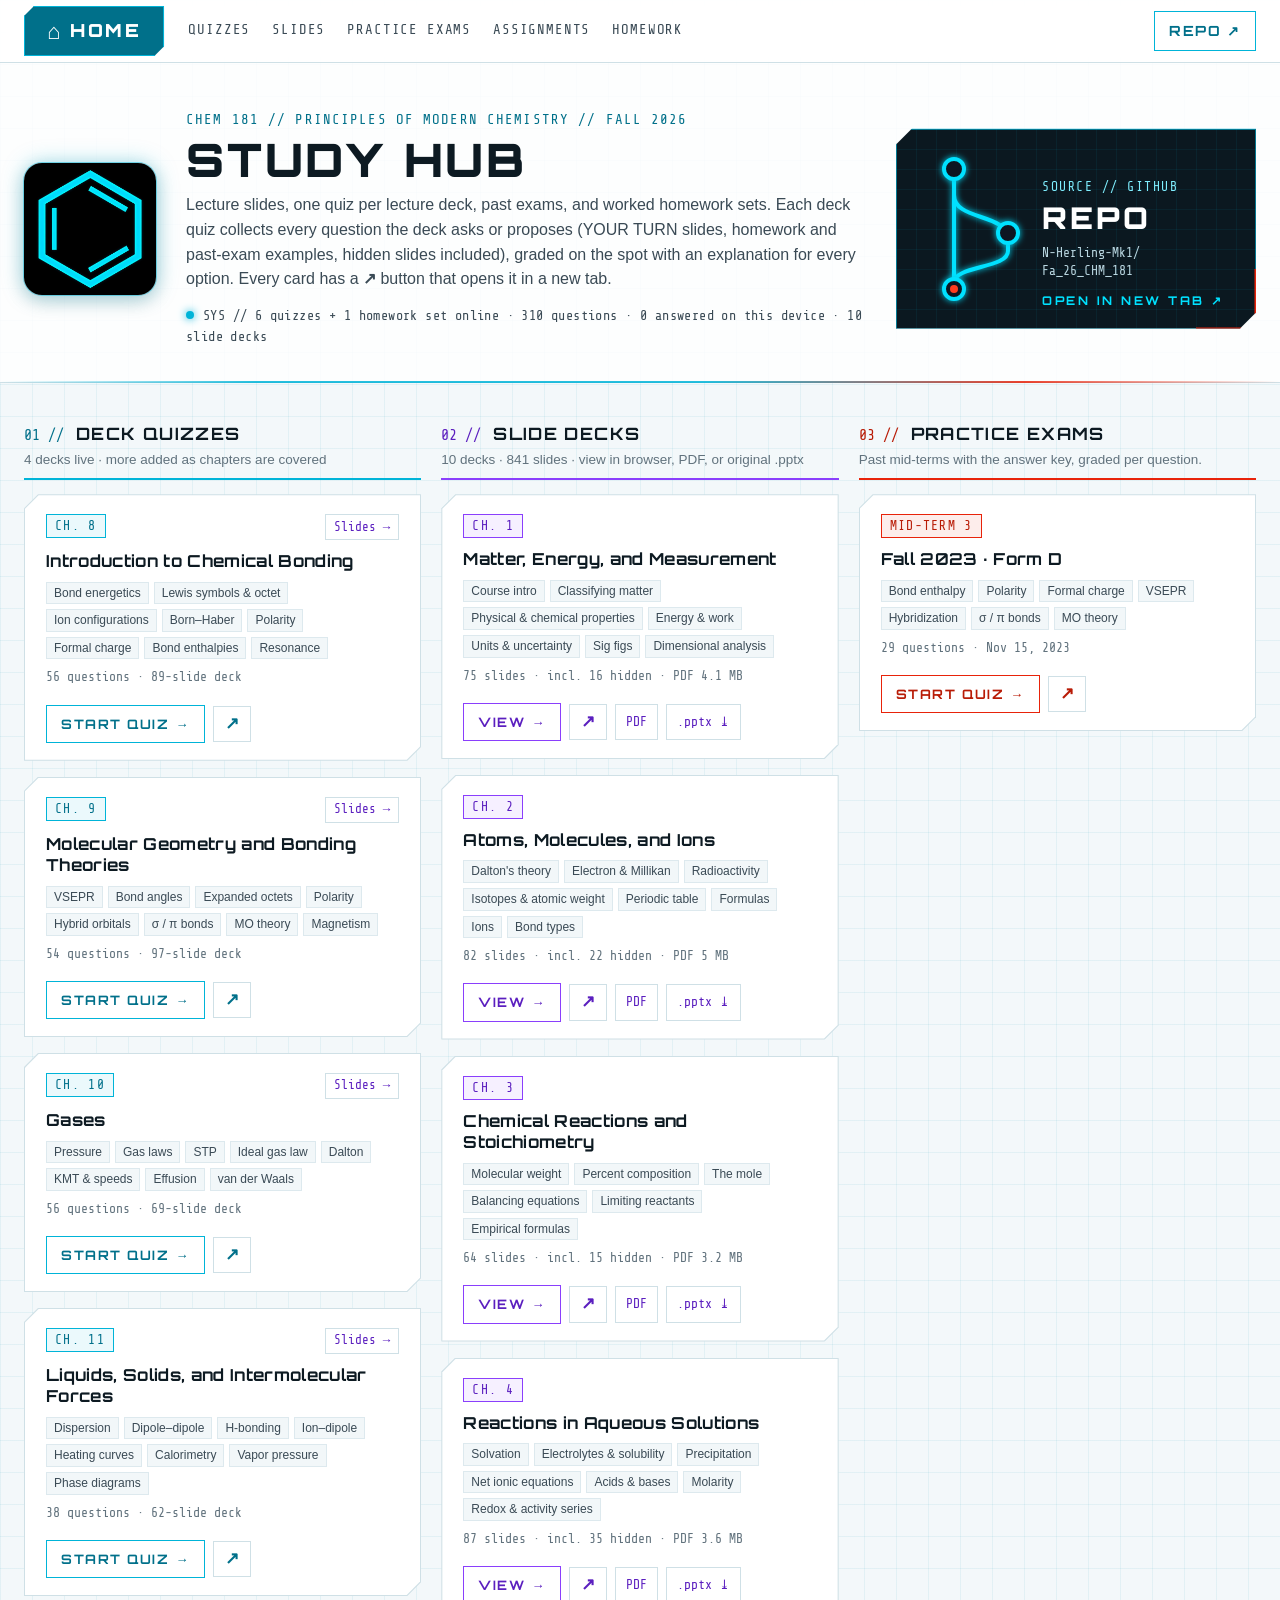
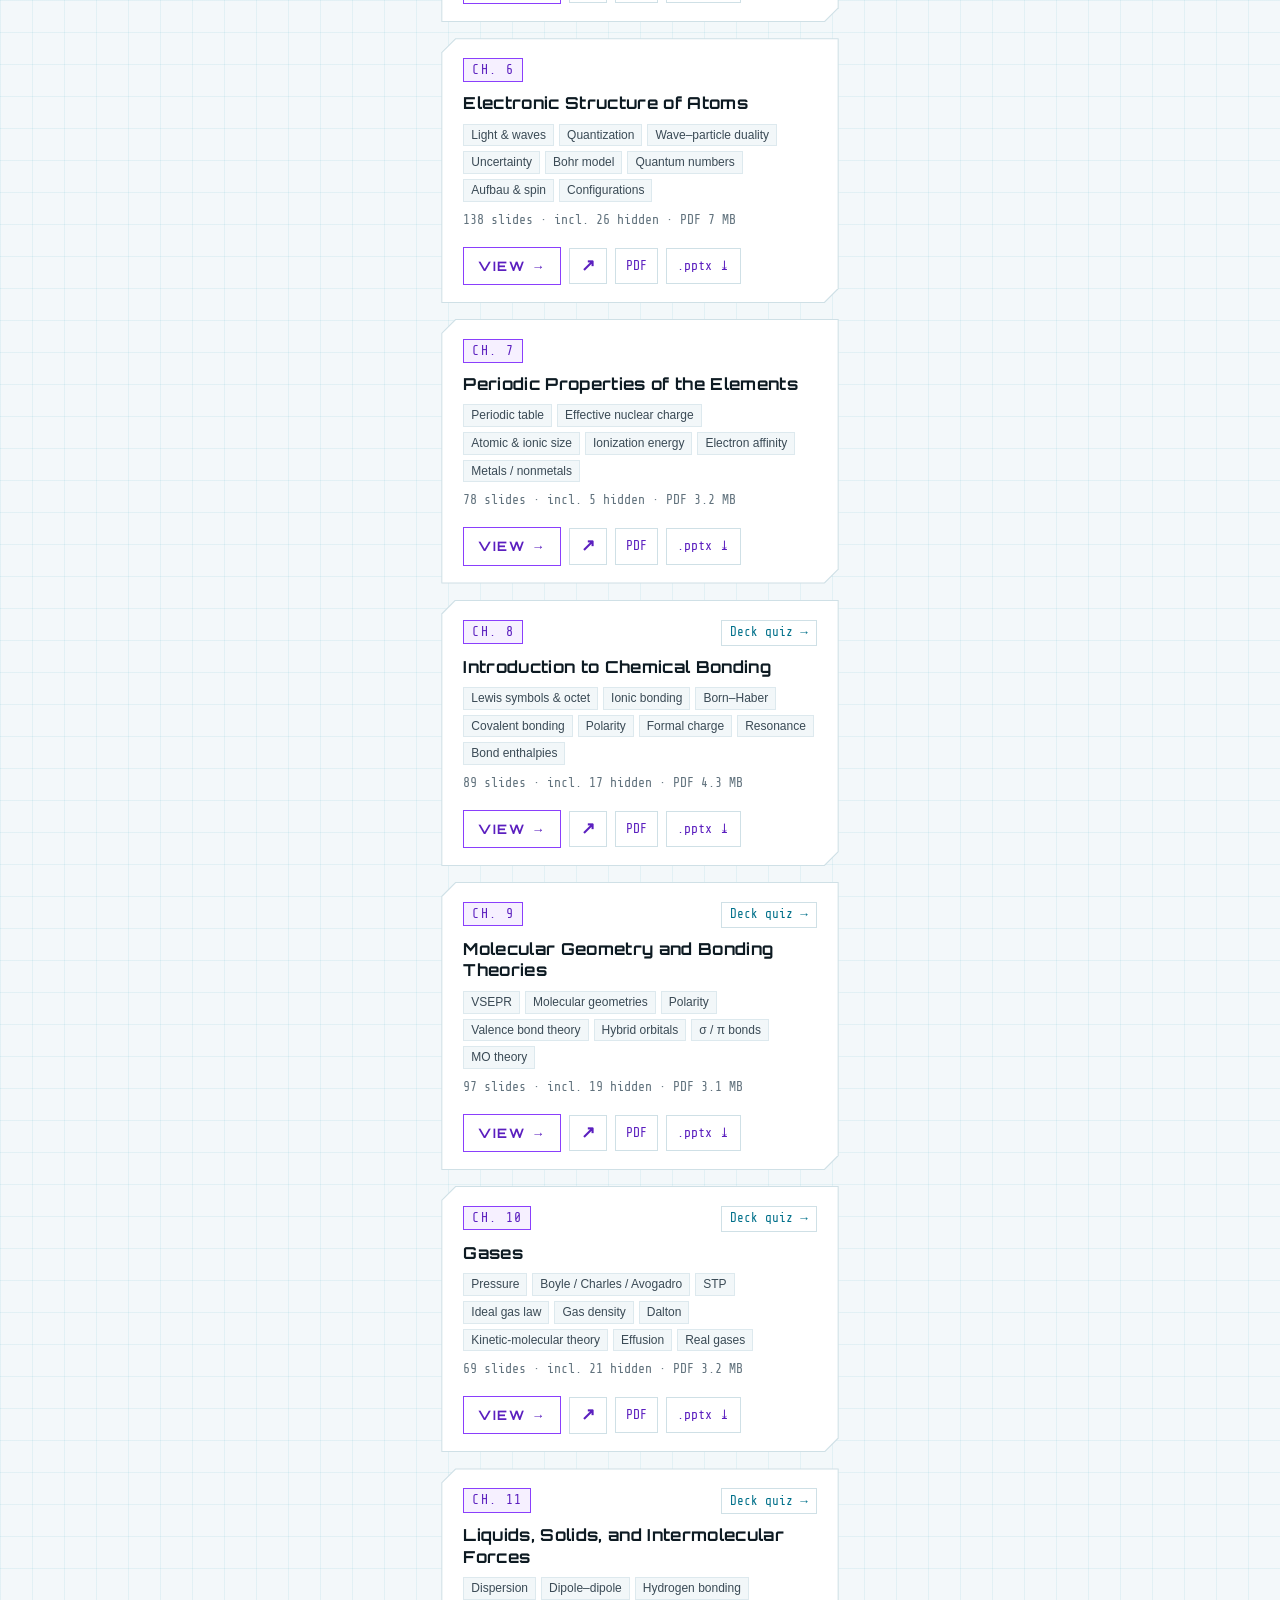
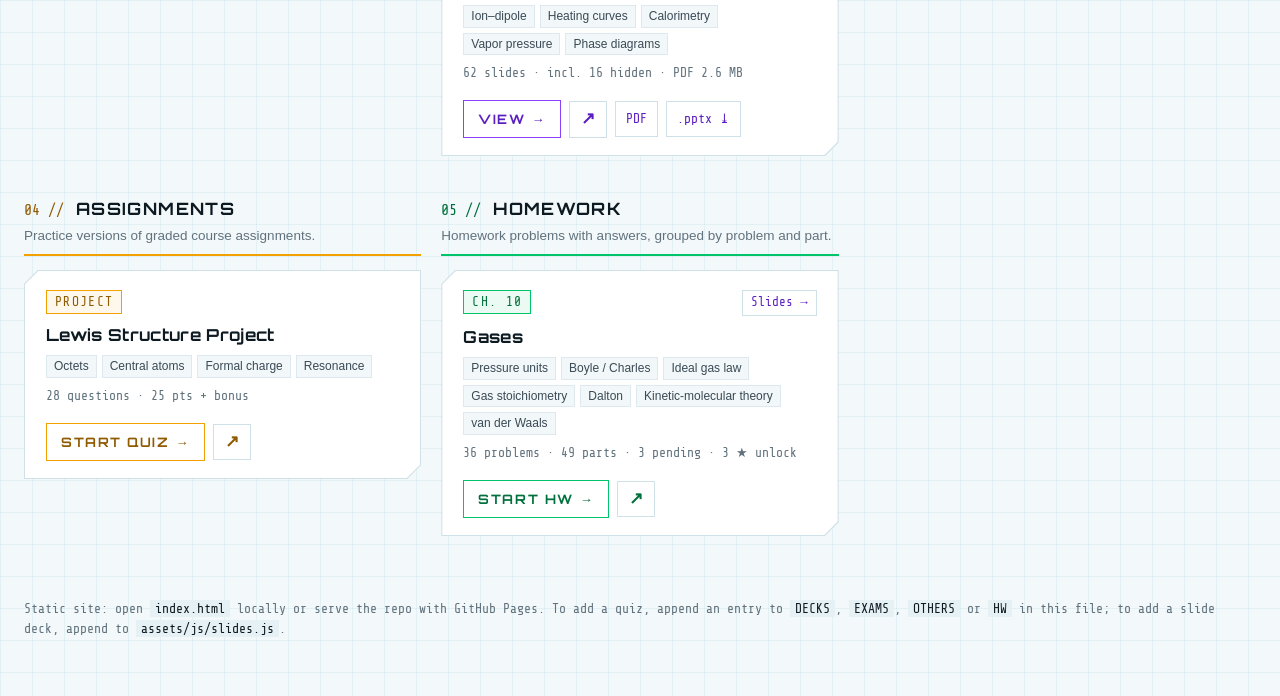
<file: index.html>
<!DOCTYPE html>
<html lang="en">
<head>
  <meta charset="utf-8">
  <meta name="viewport" content="width=device-width, initial-scale=1">
  <title>CHEM 181 · Study Hub</title>
  <link rel="icon" type="image/png" sizes="32x32" href="assets/img/favicon-32.png">
  <link rel="icon" href="assets/img/favicon.ico" sizes="any">
  <link rel="apple-touch-icon" href="assets/img/apple-touch-icon.png">
  <link rel="stylesheet" href="assets/css/hub.css">
</head>
<body id="top">
  <nav class="topnav" aria-label="Site">
    <div class="wrap topnav-row">
      <a class="home-btn" href="index.html" aria-current="page"><span aria-hidden="true">⌂</span> Home</a>
      <span class="topnav-links">
        <a href="#col-quizzes">Quizzes</a>
        <a href="#col-slides">Slides</a>
        <a href="#col-exams">Practice exams</a>
        <a href="#col-other">Assignments</a>
        <a href="#col-hw">Homework</a>
      </span>
      <a class="topnav-repo" href="https://github.com/N-Herling-Mk1/Fa_26_CHM_181" target="_blank" rel="noopener" title="Source repository on GitHub (new tab)">Repo ↗</a>
    </div>
  </nav>

  <header class="hero">
    <div class="wrap hero-grid">
      <img class="emblem" src="assets/img/icon-512.png" alt="" width="132" height="132">
      <div>
        <p class="kicker">CHEM 181 // Principles of Modern Chemistry // Fall 2026</p>
        <h1>Study Hub</h1>
        <p class="lede">Lecture slides, one quiz per lecture deck, past exams, and worked homework sets. Each deck quiz collects every question the deck asks or proposes (YOUR TURN slides, homework and past-exam examples, hidden slides included), graded on the spot with an explanation for every option. Every card has a <b>↗</b> button that opens it in a new tab.</p>
        <p class="readout" id="readout" aria-live="polite"></p>
      </div>
      <a class="repo-card" href="https://github.com/N-Herling-Mk1/Fa_26_CHM_181" target="_blank" rel="noopener"
         title="Open the source repository on GitHub (new tab)" aria-label="Source repository on GitHub: N-Herling-Mk1/Fa_26_CHM_181 (opens in a new tab)">
        <svg viewBox="0 0 360 200" width="360" height="200" aria-hidden="true" focusable="false">
          <defs>
            <pattern id="rg" width="20" height="20" patternUnits="userSpaceOnUse"><path d="M20 0H0V20" fill="none" stroke="#00b4d8" stroke-opacity=".14" stroke-width="1"/></pattern>
            <filter id="glow" x="-50%" y="-50%" width="200%" height="200%"><feGaussianBlur stdDeviation="3.2" result="b"/><feMerge><feMergeNode in="b"/><feMergeNode in="SourceGraphic"/></feMerge></filter>
          </defs>
          <rect width="360" height="200" fill="#0b1820"/>
          <rect width="360" height="200" fill="url(#rg)"/>
          <!-- branch glyph: main line, a branch that forks off and merges back -->
          <g fill="none" stroke="#00e1ff" stroke-width="4" stroke-linecap="round" filter="url(#glow)">
            <path d="M58 40V160"/>
            <path d="M58 66C58 92 112 84 112 110V122C112 140 58 136 58 154"/>
          </g>
          <g fill="#0b1820" stroke="#00e1ff" stroke-width="4" filter="url(#glow)">
            <circle cx="58" cy="40" r="10"/><circle cx="112" cy="104" r="10"/><circle cx="58" cy="160" r="10"/>
          </g>
          <circle cx="58" cy="160" r="4" fill="#ff3d1f"/>
          <text x="146" y="62" fill="#7fefff" font-family="Share Tech Mono, Consolas, monospace" font-size="13" letter-spacing="1.5">SOURCE // GITHUB</text>
          <text x="146" y="100" fill="#ffffff" font-family="Orbitron, Segoe UI, sans-serif" font-weight="900" font-size="30" letter-spacing="3">REPO</text>
          <text x="146" y="128" fill="#b9d6e0" font-family="Share Tech Mono, Consolas, monospace" font-size="13">N-Herling-Mk1/</text>
          <text x="146" y="146" fill="#b9d6e0" font-family="Share Tech Mono, Consolas, monospace" font-size="13">Fa_26_CHM_181</text>
          <text x="146" y="176" fill="#00e1ff" font-family="Orbitron, Segoe UI, sans-serif" font-weight="700" font-size="12" letter-spacing="2.5" class="repo-go">OPEN IN NEW TAB ↗</text>
          <path d="M0 0H360V200H0Z" fill="none" stroke="#00b4d8" stroke-opacity=".6" stroke-width="2"/>
          <path d="M300 200H360V140" fill="none" stroke="#e8230a" stroke-width="3"/>
        </svg>
      </a>
    </div>
  </header>

  <main class="wrap columns">
    <section id="col-quizzes" aria-labelledby="decks-h" data-accent="cyan">
      <div class="sec-head">
        <span class="idx">01 //</span>
        <h2 id="decks-h">Deck quizzes</h2>
        <p id="deck-count"></p>
      </div>
      <div id="decks" class="decks"></div>
    </section>

    <section id="col-slides" aria-labelledby="slides-h" data-accent="violet">
      <div class="sec-head">
        <span class="idx">02 //</span>
        <h2 id="slides-h">Slide decks</h2>
        <p id="slide-count"></p>
      </div>
      <div id="slides" class="decks"></div>
    </section>

    <section id="col-exams" aria-labelledby="exams-h" data-accent="ares">
      <div class="sec-head">
        <span class="idx">03 //</span>
        <h2 id="exams-h">Practice exams</h2>
        <p>Past mid-terms with the answer key, graded per question.</p>
      </div>
      <div id="exams" class="decks"></div>
    </section>

    <section id="col-other" aria-labelledby="other-h" data-accent="amber">
      <div class="sec-head">
        <span class="idx">04 //</span>
        <h2 id="other-h">Assignments</h2>
        <p>Practice versions of graded course assignments.</p>
      </div>
      <div id="others" class="decks"></div>
    </section>

    <section id="col-hw" aria-labelledby="hw-h" data-accent="green">
      <div class="sec-head">
        <span class="idx">05 //</span>
        <h2 id="hw-h">Homework</h2>
        <p id="hw-count">Homework problems with answers, grouped by problem and part.</p>
      </div>
      <div id="hw" class="decks"></div>
    </section>
  </main>

  <footer class="wrap foot">
    <p>Static site: open <code>index.html</code> locally or serve the repo with GitHub Pages. To add a quiz, append an entry to <code>DECKS</code>, <code>EXAMS</code>, <code>OTHERS</code> or <code>HW</code> in this file; to add a slide deck, append to <code>assets/js/slides.js</code>.</p>
  </footer>

  <script src="assets/js/slides.js"></script>
  <script>
    /* Navigation data. Append one entry per lecture deck as its quiz is built.
       href: path to the quiz page (null = shown as "coming soon"); saved progress is read from
       localStorage using the quiz's id, so the card shows how far you got. */
    const DECKS = [
      {
        chapter: "Ch. 8", title: "Introduction to Chemical Bonding",
        topics: ["Bond energetics", "Lewis symbols & octet", "Ion configurations", "Born–Haber", "Polarity", "Formal charge", "Bond enthalpies", "Resonance"],
        meta: "56 questions · 89-slide deck", id: "chem181-quiz02-ch08-bonding", total: 56,
        href: "quizzes/quiz02-ch08-chemical-bonding/index.html", slides: "ch08",
      },
      {
        chapter: "Ch. 9", title: "Molecular Geometry and Bonding Theories",
        topics: ["VSEPR", "Bond angles", "Expanded octets", "Polarity", "Hybrid orbitals", "σ / π bonds", "MO theory", "Magnetism"],
        meta: "54 questions · 97-slide deck", id: "chem181-quiz03-ch09-geometry", total: 54,
        href: "quizzes/quiz03-ch09-molecular-geometry/index.html", slides: "ch09",
      },
      {
        chapter: "Ch. 10", title: "Gases",
        topics: ["Pressure", "Gas laws", "STP", "Ideal gas law", "Dalton", "KMT & speeds", "Effusion", "van der Waals"],
        meta: "56 questions · 69-slide deck", id: "chem181-quiz04-ch10-gases", total: 56,
        href: "quizzes/quiz04-ch10-gases/index.html", slides: "ch10",
      },
      {
        chapter: "Ch. 11", title: "Liquids, Solids, and Intermolecular Forces",
        topics: ["Dispersion", "Dipole–dipole", "H-bonding", "Ion–dipole", "Heating curves", "Calorimetry", "Vapor pressure", "Phase diagrams"],
        meta: "38 questions · 62-slide deck", id: "chem181-quiz05-ch11-liquids-solids", total: 38,
        href: "quizzes/quiz05-ch11-liquids-solids/index.html", slides: "ch11",
      },
    ];
    const EXAMS = [
      {
        chapter: "Mid-term 3", title: "Fall 2023 · Form D",
        topics: ["Bond enthalpy", "Polarity", "Formal charge", "VSEPR", "Hybridization", "σ / π bonds", "MO theory"],
        meta: "29 questions · Nov 15, 2023", id: "chem181-exam03-mt3-f23-formD", total: 29,
        href: "quizzes/exam03-mt3-f23/index.html",
      },
    ];
    const OTHERS = [
      {
        chapter: "Project", title: "Lewis Structure Project",
        topics: ["Octets", "Central atoms", "Formal charge", "Resonance"],
        meta: "28 questions · 25 pts + bonus", id: "chem181-quiz01-lewis", total: 28,
        href: "quizzes/quiz01-lewis-structures/index.html",
      },
    ];
    /* Homework sets (hw/). total = answerable parts only; pending parts are not counted.
       slides: key of the chapter's deck in assets/js/slides.js (adds a "Slides →" link to the card). */
    const HW = [
      {
        chapter: "Ch. 10", title: "Gases", verb: "Start HW",
        topics: ["Pressure units", "Boyle / Charles", "Ideal gas law", "Gas stoichiometry", "Dalton", "Kinetic-molecular theory", "van der Waals"],
        meta: "36 problems · 49 parts · 3 pending · 3 ★ unlock", id: "chem181-hw-ch10-gases", total: 49,
        href: "hw/hw-ch10-gases/index.html", slides: "ch10",
      },
    ];
    const SLIDES = window.SLIDE_DECKS || [];

    function progress(id, total) {
      try {
        const s = JSON.parse(localStorage.getItem("quiz-state:" + id));
        if (!s || !s.answers) return null;
        const n = Object.values(s.answers).filter((a) => Array.isArray(a) ? a.length : a && typeof a === "object" ? Object.values(a).some(Boolean) : a !== null && a !== "").length;
        return n ? Math.min(n, total) : null;
      } catch (e) { return null; }
    }

    const esc = (s) => String(s).replace(/[&<>"]/g, (c) => ({ "&": "&amp;", "<": "&lt;", ">": "&gt;", '"': "&quot;" }[c]));
    const newTab = (href, what) =>
      `<a class="newtab" href="${href}" target="_blank" rel="noopener" title="Open ${esc(what)} in a new tab" aria-label="Open ${esc(what)} in a new tab">↗</a>`;

    /* Card = div; the primary link (.go) is stretched over the whole card, so clicking anywhere opens it.
       Secondary links (↗ new tab, downloads) sit above the stretched link. */
    function render(list, target) {
      const box = document.getElementById(target);
      list.forEach((d) => {
        const live = !!d.href;
        const card = document.createElement("div");
        card.className = "deck" + (live ? " live" : " soon");
        if (!live) card.setAttribute("aria-disabled", "true");
        const done = live ? progress(d.id, d.total) : null;
        const pct = done ? Math.round((100 * done) / d.total) : 0;
        card.innerHTML = `
          <span class="chap-row"><span class="chap">${d.chapter}</span>${d.slides ? `<a class="dl quiz to-slides" href="slides/viewer.html?d=${d.slides}" title="Open this chapter's lecture slides">Slides →</a>` : ""}</span>
          <span class="title">${d.title}</span>
          <span class="topics">${d.topics.map((t) => `<span>${t}</span>`).join("")}</span>
          <span class="meta">${live ? d.meta : "Coming soon"}</span>
          ${done ? `<span class="prog" title="${done} of ${d.total} answered"><i style="width:${pct}%"></i></span><span class="prog-text">${done} / ${d.total} answered</span>` : ""}
          ${live ? `<span class="actions">
            <a class="go" href="${d.href}">${done ? (done === d.total ? "Review" : "Continue") : (d.verb || "Start quiz")} <b aria-hidden="true">→</b></a>
            ${newTab(d.href, d.chapter + " " + d.title)}
          </span>` : ""}`;
        box.appendChild(card);
      });
    }

    function renderSlides(list, target) {
      const box = document.getElementById(target);
      list.forEach((d) => {
        const view = `slides/viewer.html?d=${d.key}`;
        const pdf = `slides/decks/${d.file}.pdf`, pptx = `slides/decks/${d.file}.pptx`;
        const card = document.createElement("div");
        card.className = "deck live slide";
        card.innerHTML = `
          <span class="chap-row"><span class="chap">${d.chapter}</span>${d.quiz ? `<a class="dl quiz" href="${d.quiz}" title="Go to this chapter's deck quiz">Deck quiz →</a>` : ""}</span>
          <span class="title">${d.title}</span>
          <span class="topics">${d.topics.map((t) => `<span>${t}</span>`).join("")}</span>
          <span class="meta">${d.slides} slides · incl. ${d.hidden} hidden · PDF ${d.pdfMB} MB</span>
          <span class="actions">
            <a class="go" href="${view}">View <b aria-hidden="true">→</b></a>
            ${newTab(view, d.chapter + " slides")}
            <a class="dl" href="${pdf}" target="_blank" rel="noopener" title="Open the PDF (${d.pdfMB} MB) in a new tab">PDF</a>
            <a class="dl" href="${pptx}" download title="Download the original PowerPoint (${d.pptxMB} MB)">.pptx ⤓</a>
          </span>`;
        box.appendChild(card);
      });
    }

    render(DECKS, "decks");
    renderSlides(SLIDES, "slides");
    render(EXAMS, "exams");
    render(OTHERS, "others");
    render(HW, "hw");
    const live = DECKS.filter((d) => d.href).length;
    document.getElementById("deck-count").textContent = `${live} deck${live === 1 ? "" : "s"} live · more added as chapters are covered`;
    const nSlides = SLIDES.reduce((t, d) => t + d.slides, 0);
    document.getElementById("slide-count").textContent = `${SLIDES.length} decks · ${nSlides} slides · view in browser, PDF, or original .pptx`;
    const all = [...DECKS, ...EXAMS, ...OTHERS, ...HW].filter((d) => d.href);
    const qs = all.reduce((t, d) => t + d.total, 0);
    const answered = all.reduce((t, d) => t + (progress(d.id, d.total) || 0), 0);
    document.getElementById("readout").textContent =
      `SYS // ${all.length - HW.length} quizzes + ${HW.length} homework set${HW.length === 1 ? "" : "s"} online · ${qs} questions · ${answered} answered on this device · ${SLIDES.length} slide decks`;
  </script>
</body>
</html>
</file>
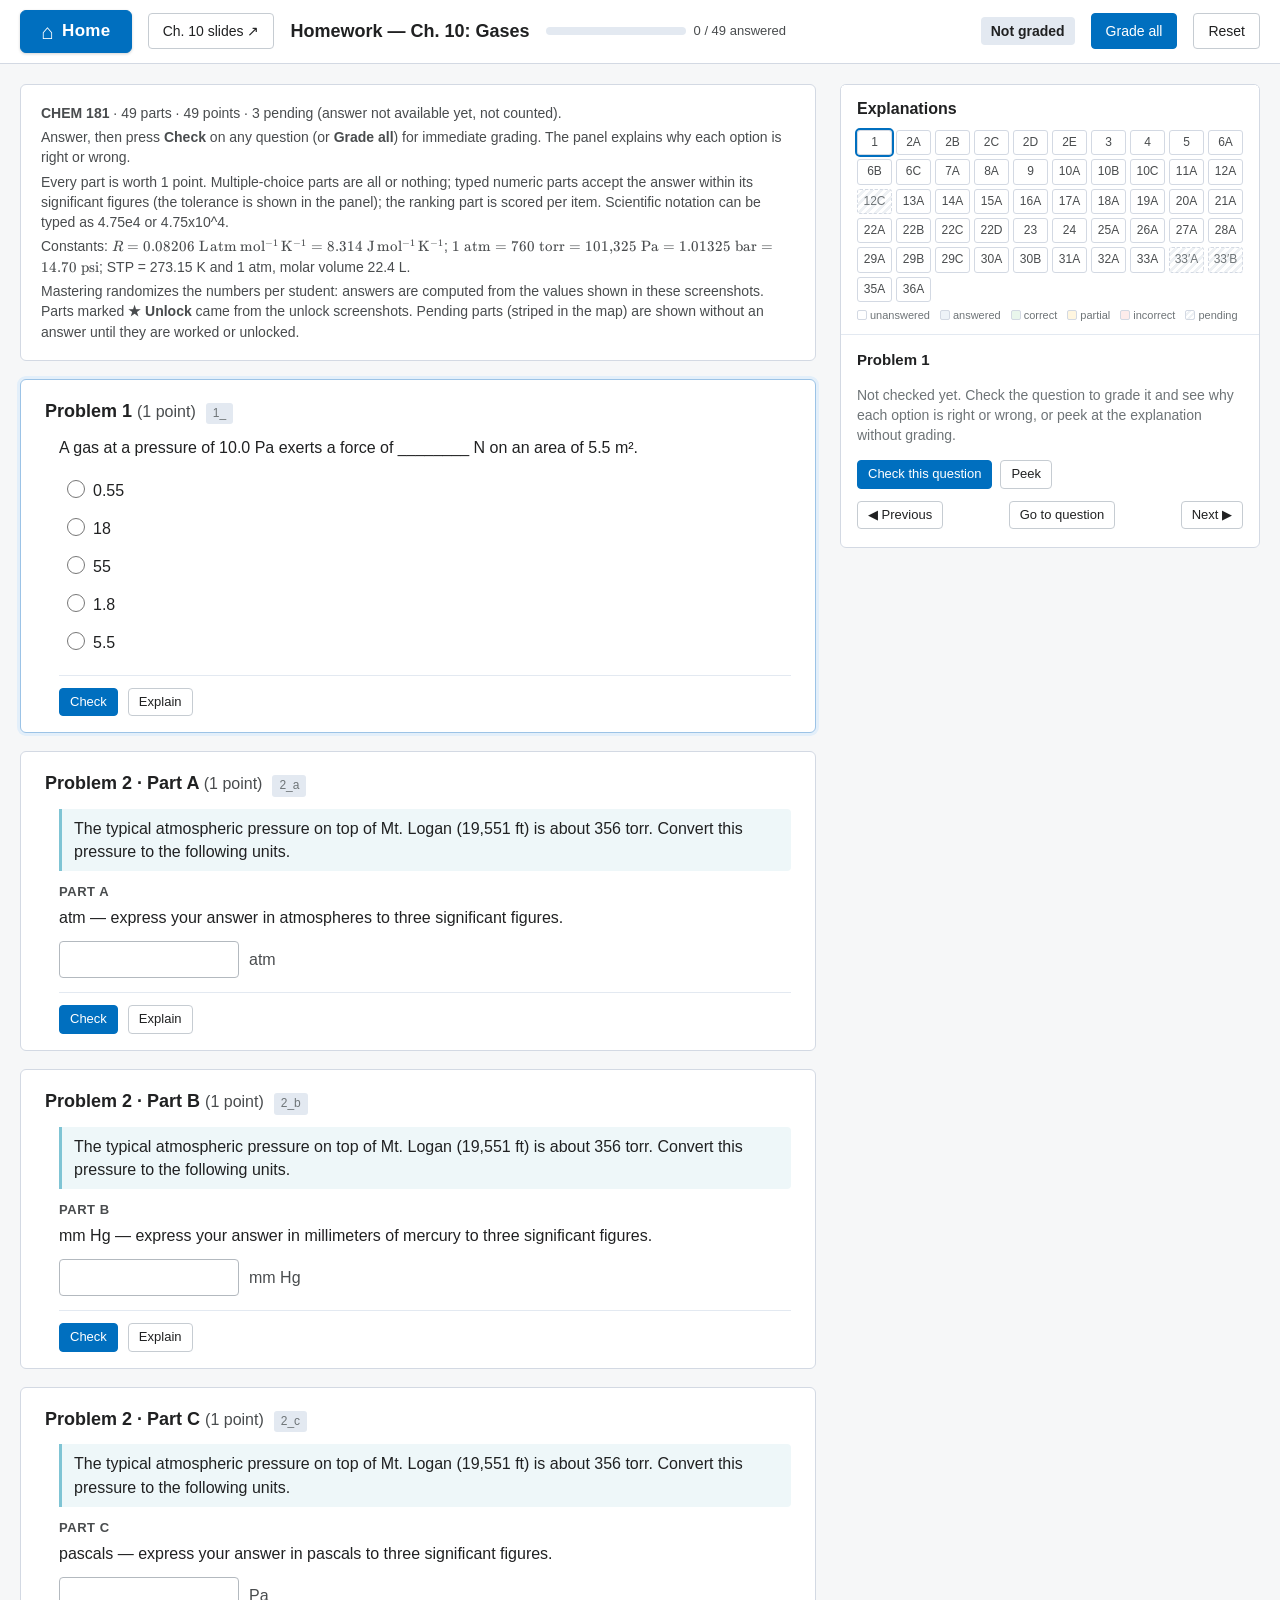
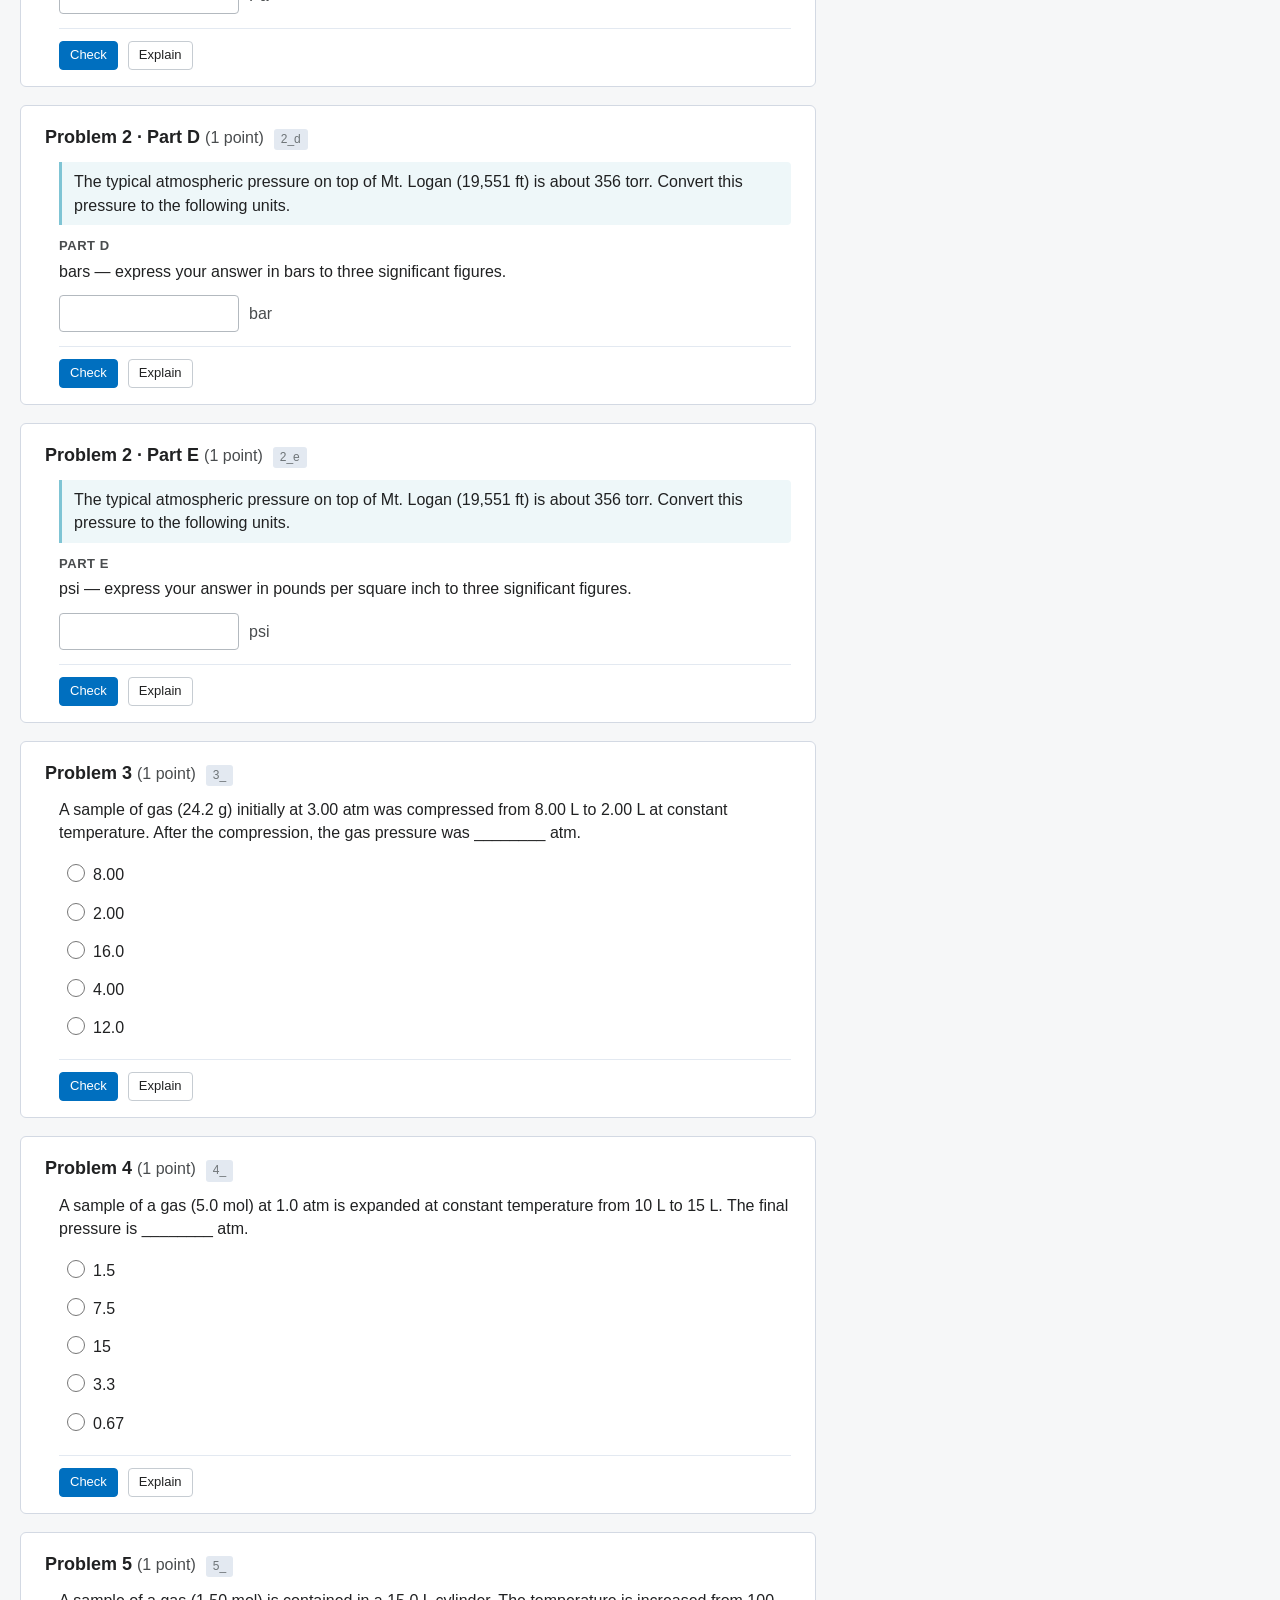
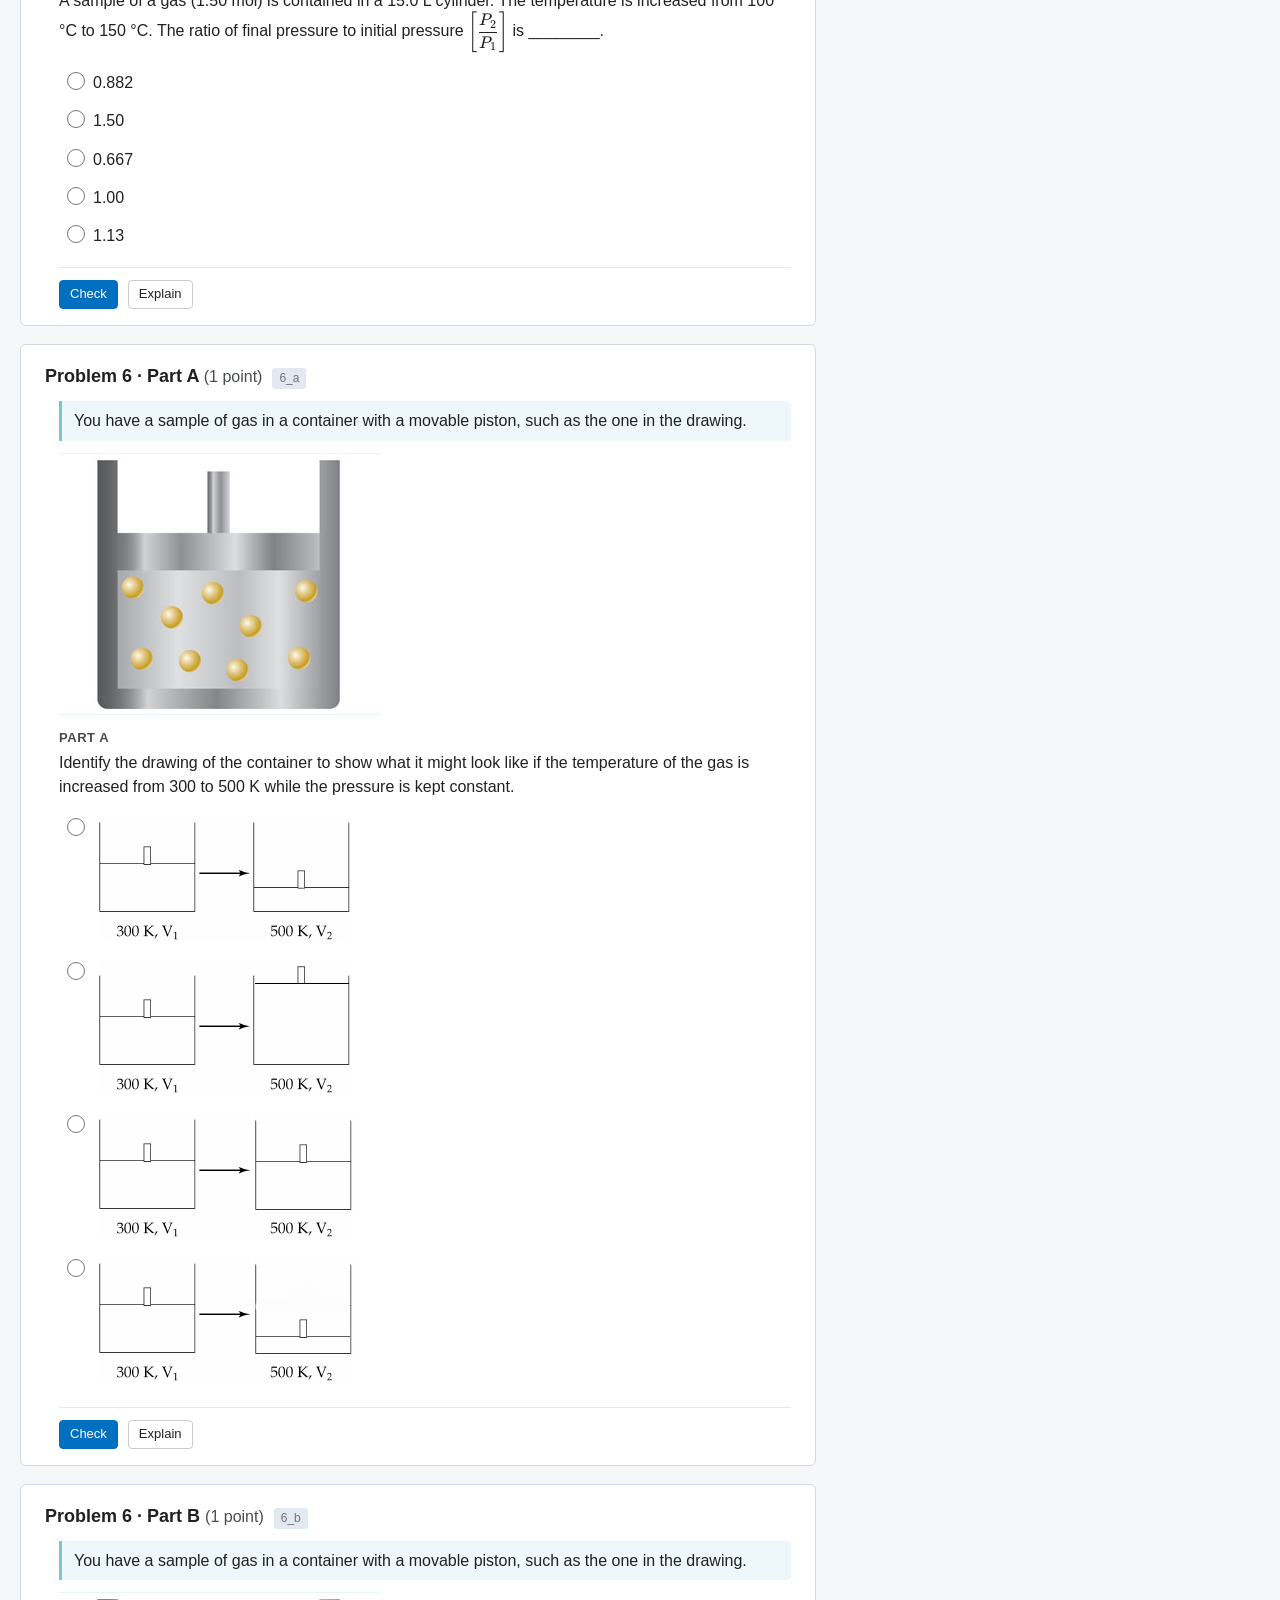
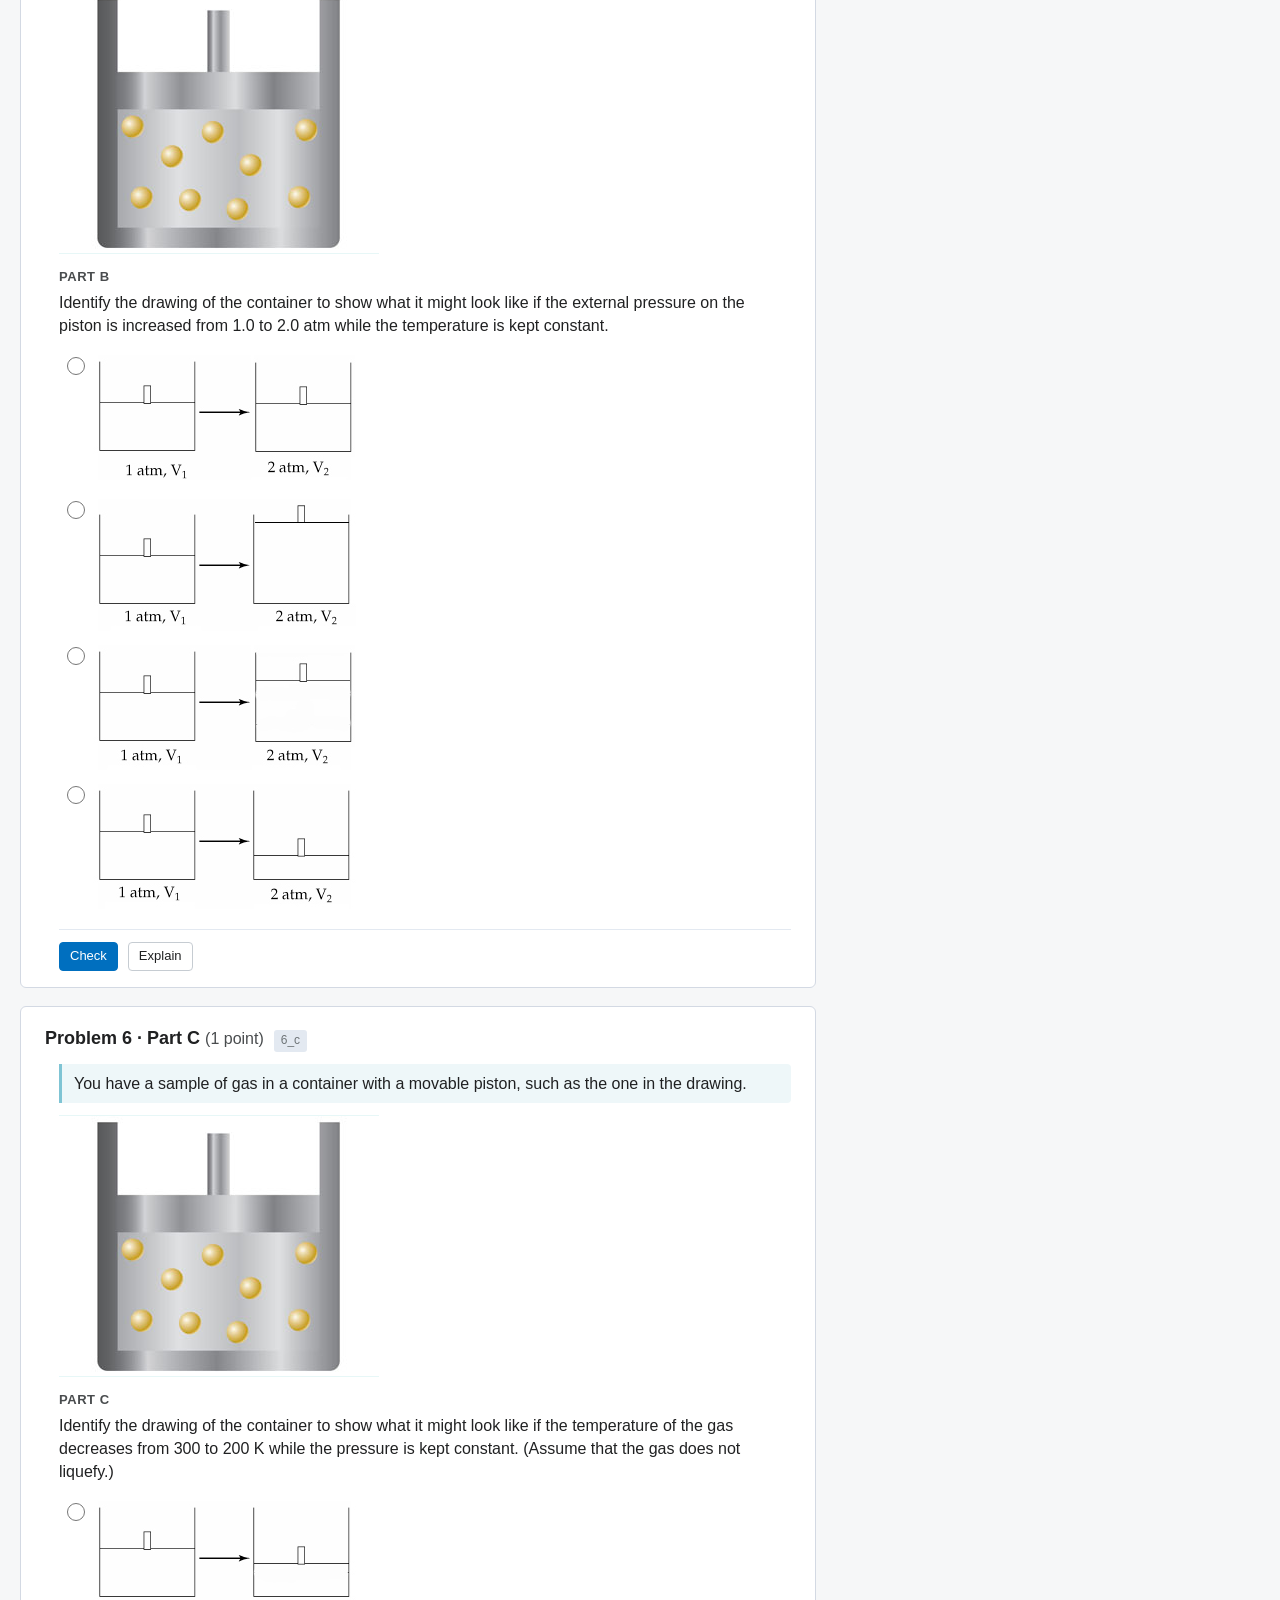
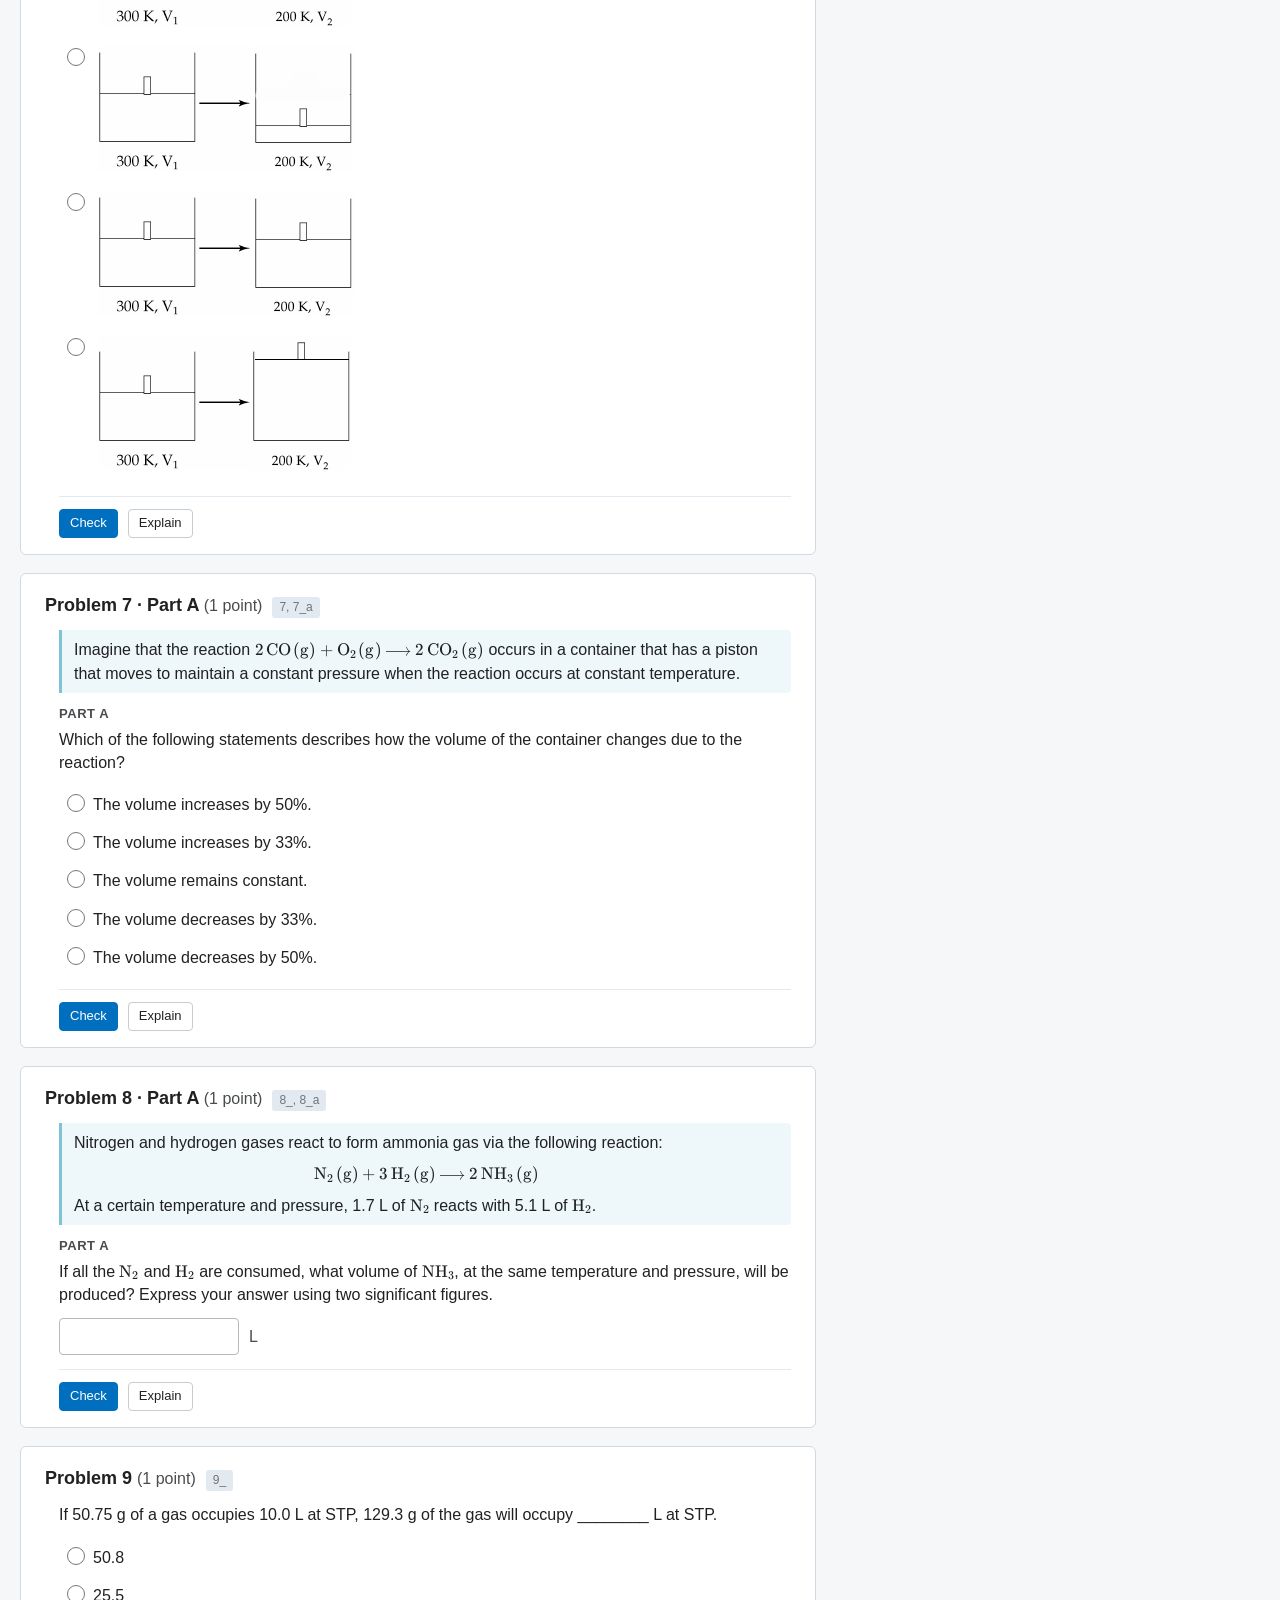
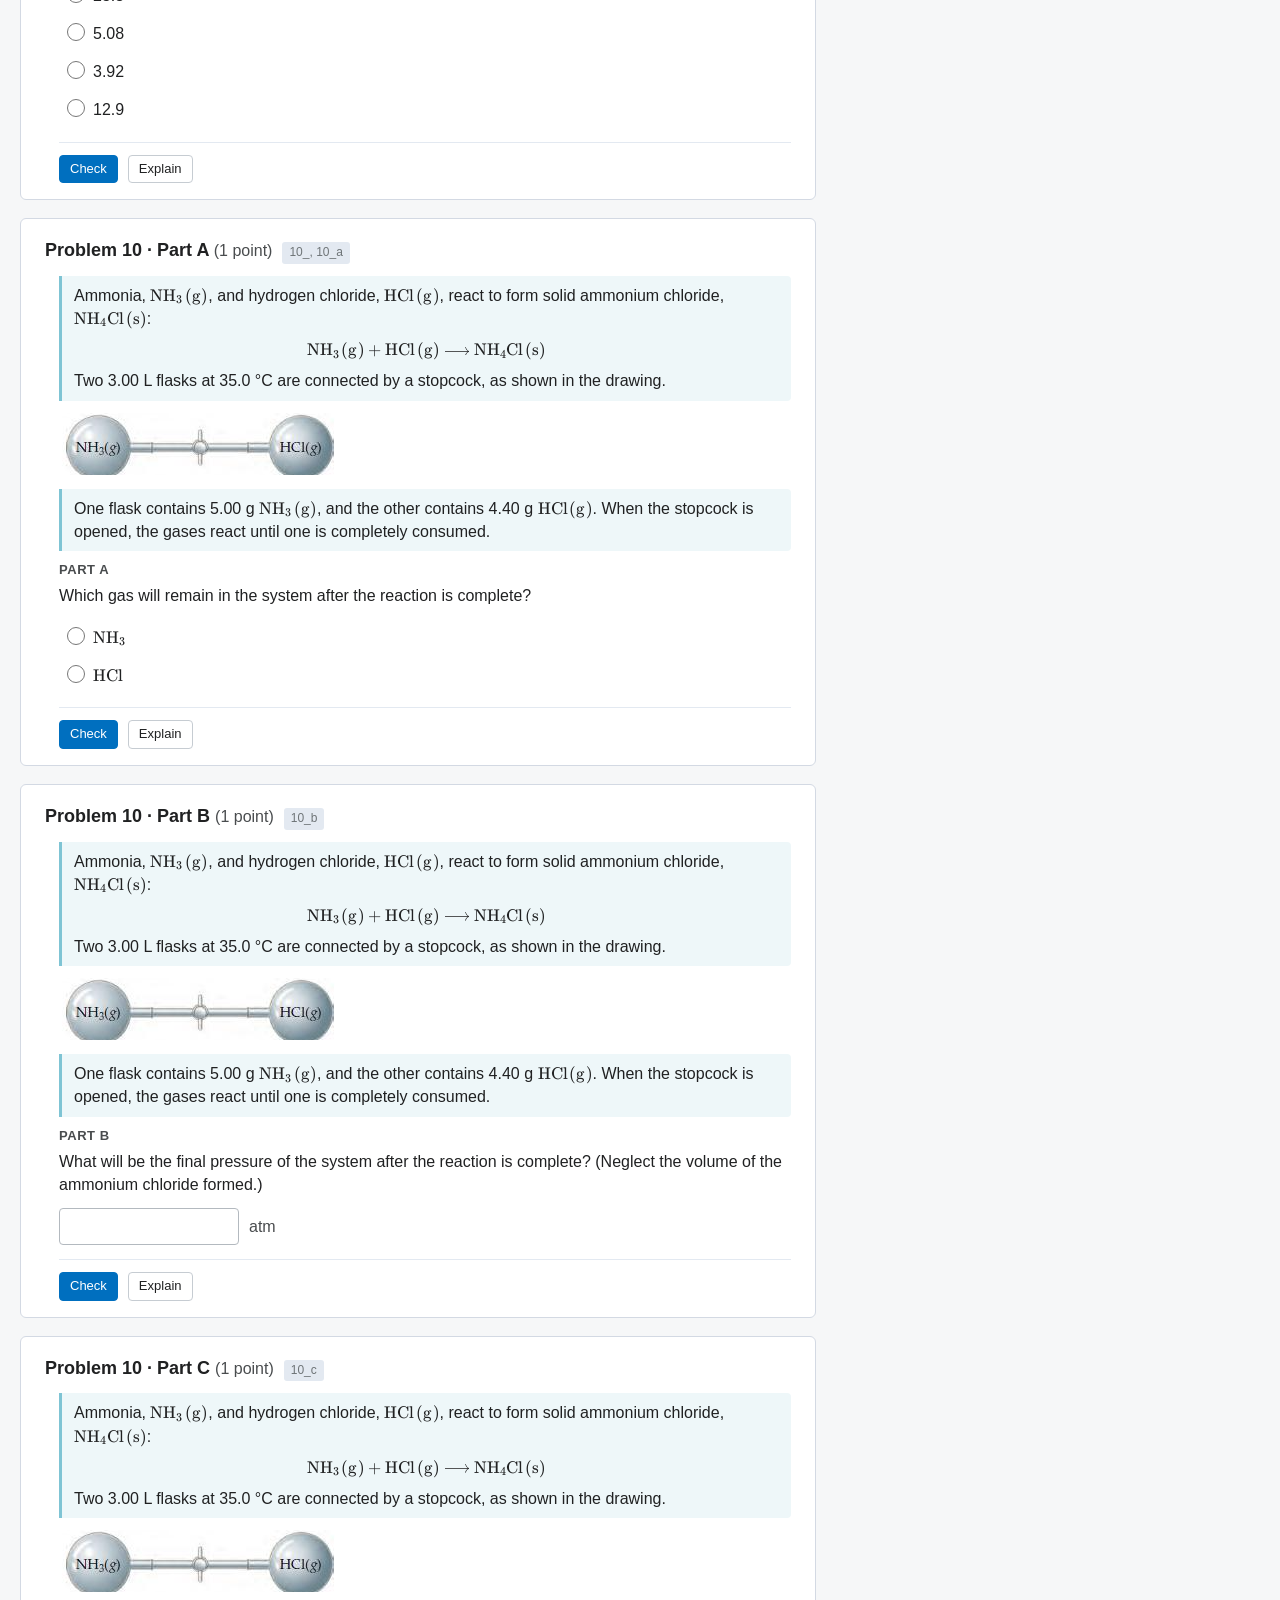
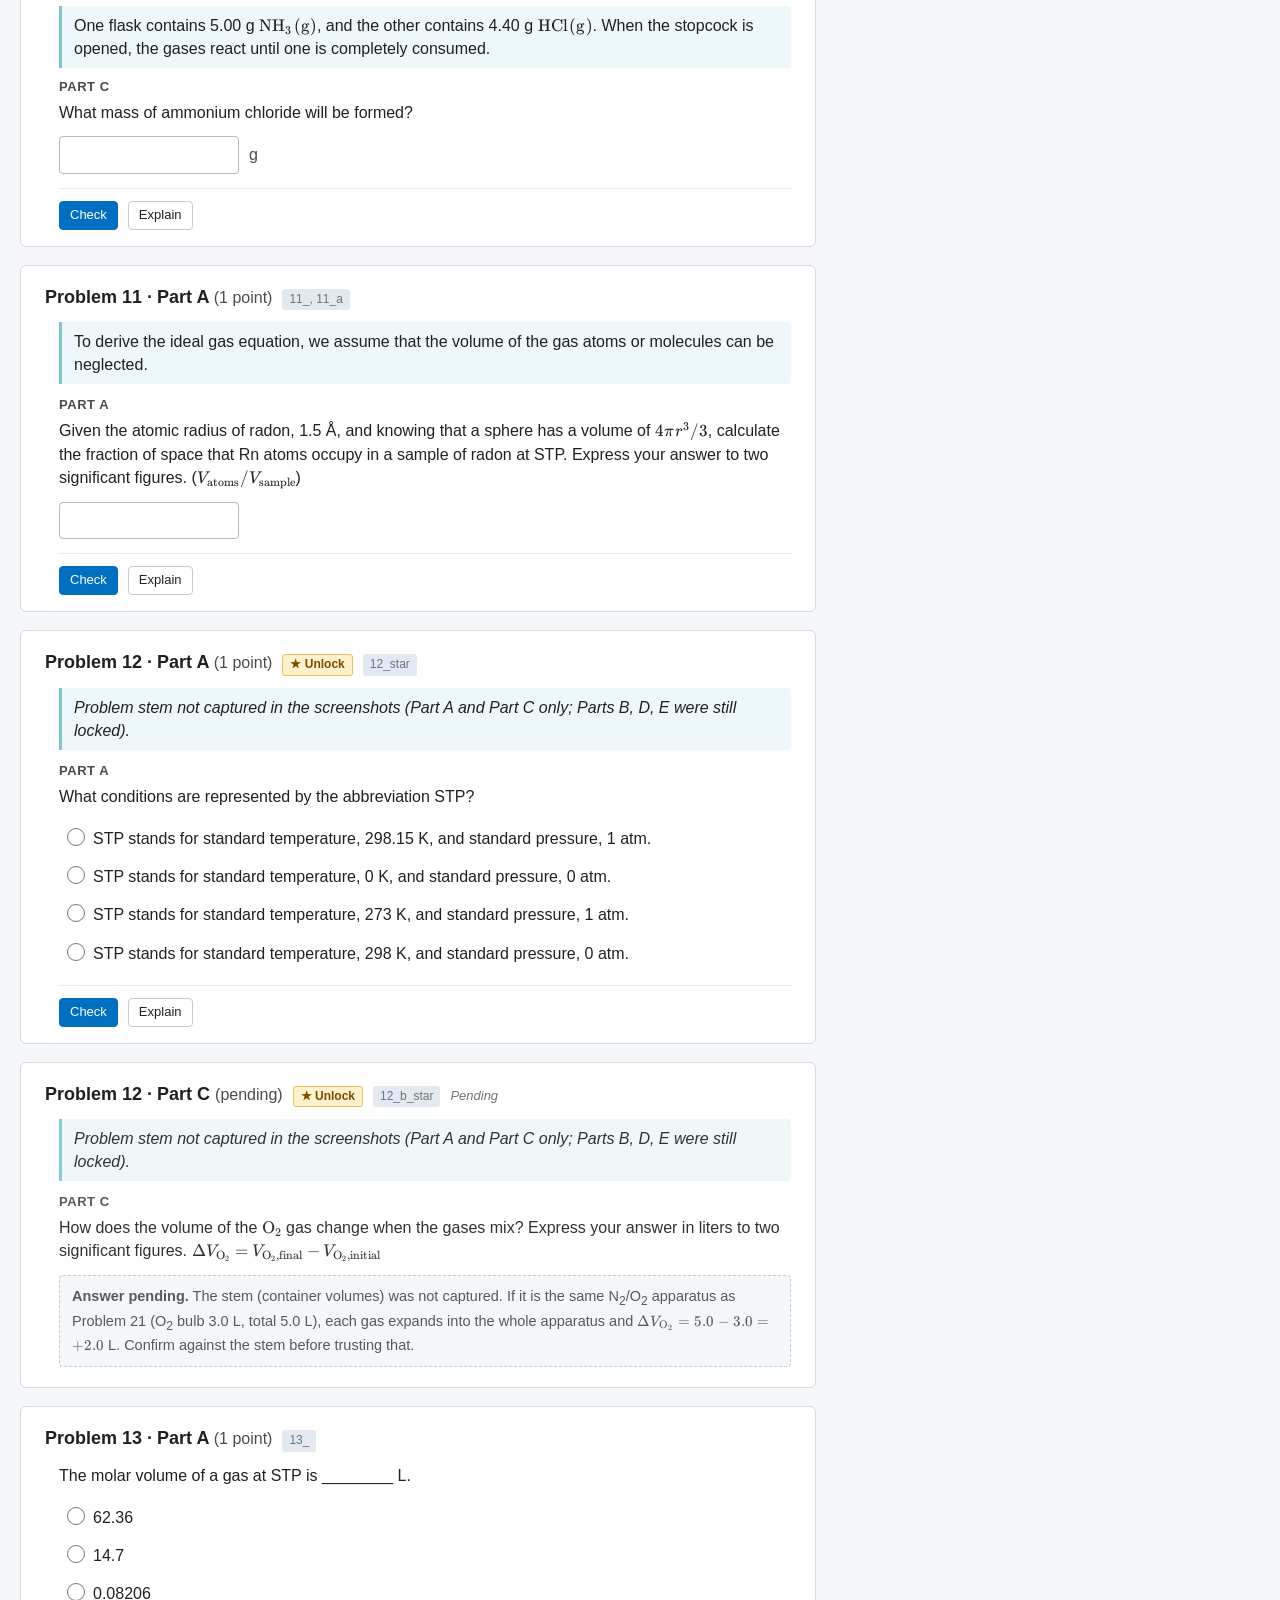
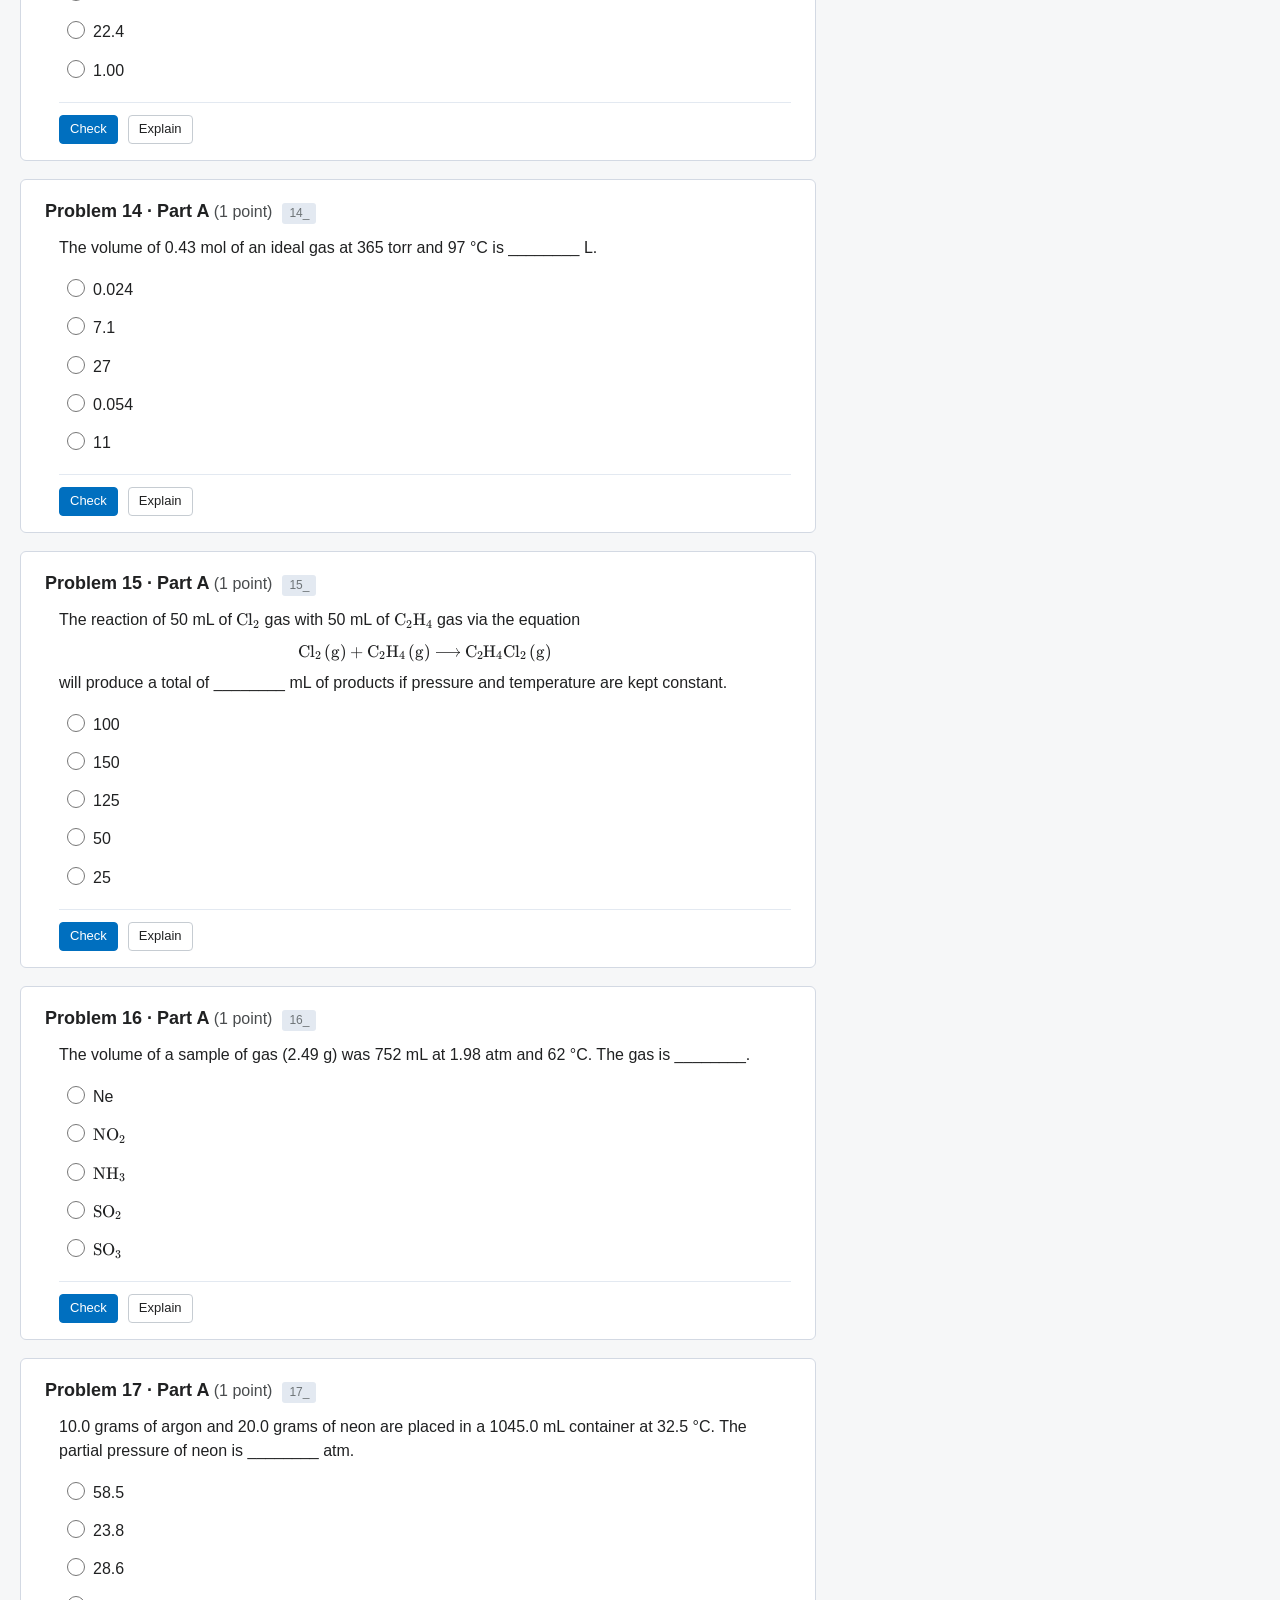
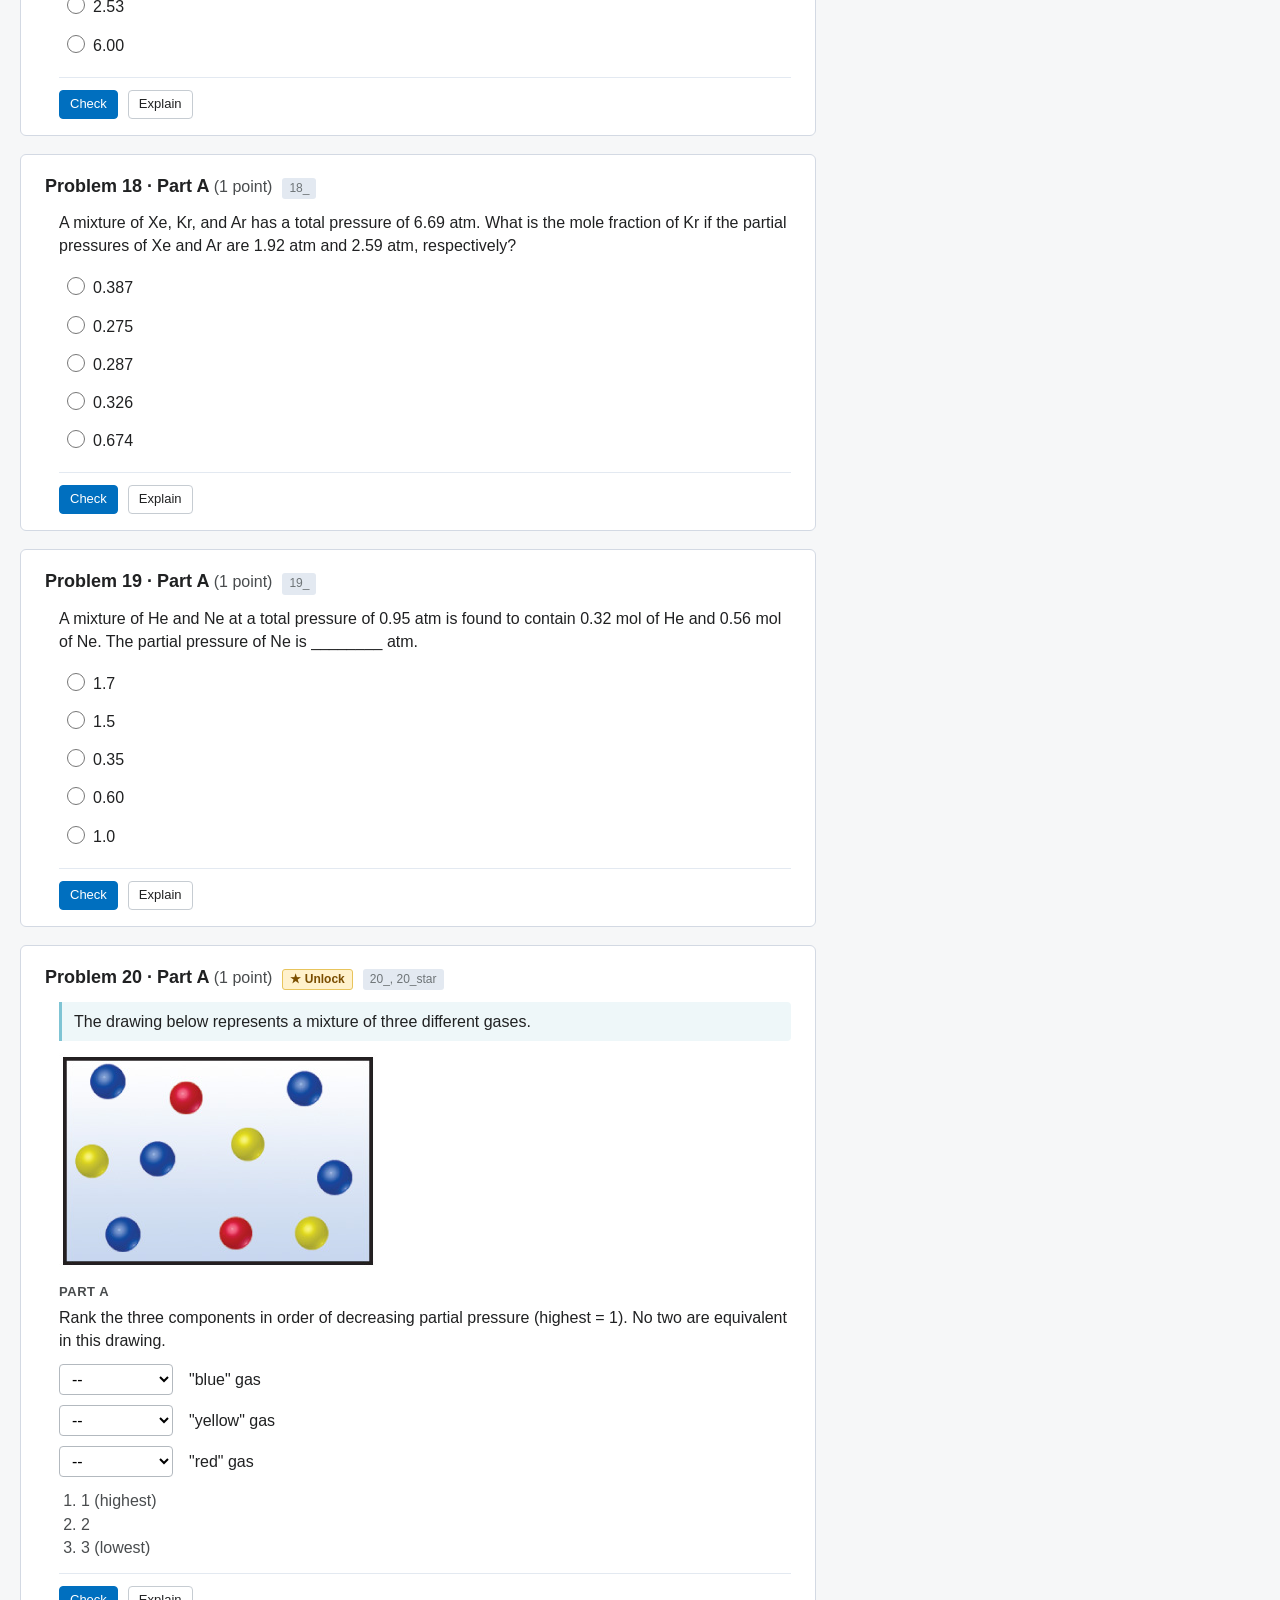
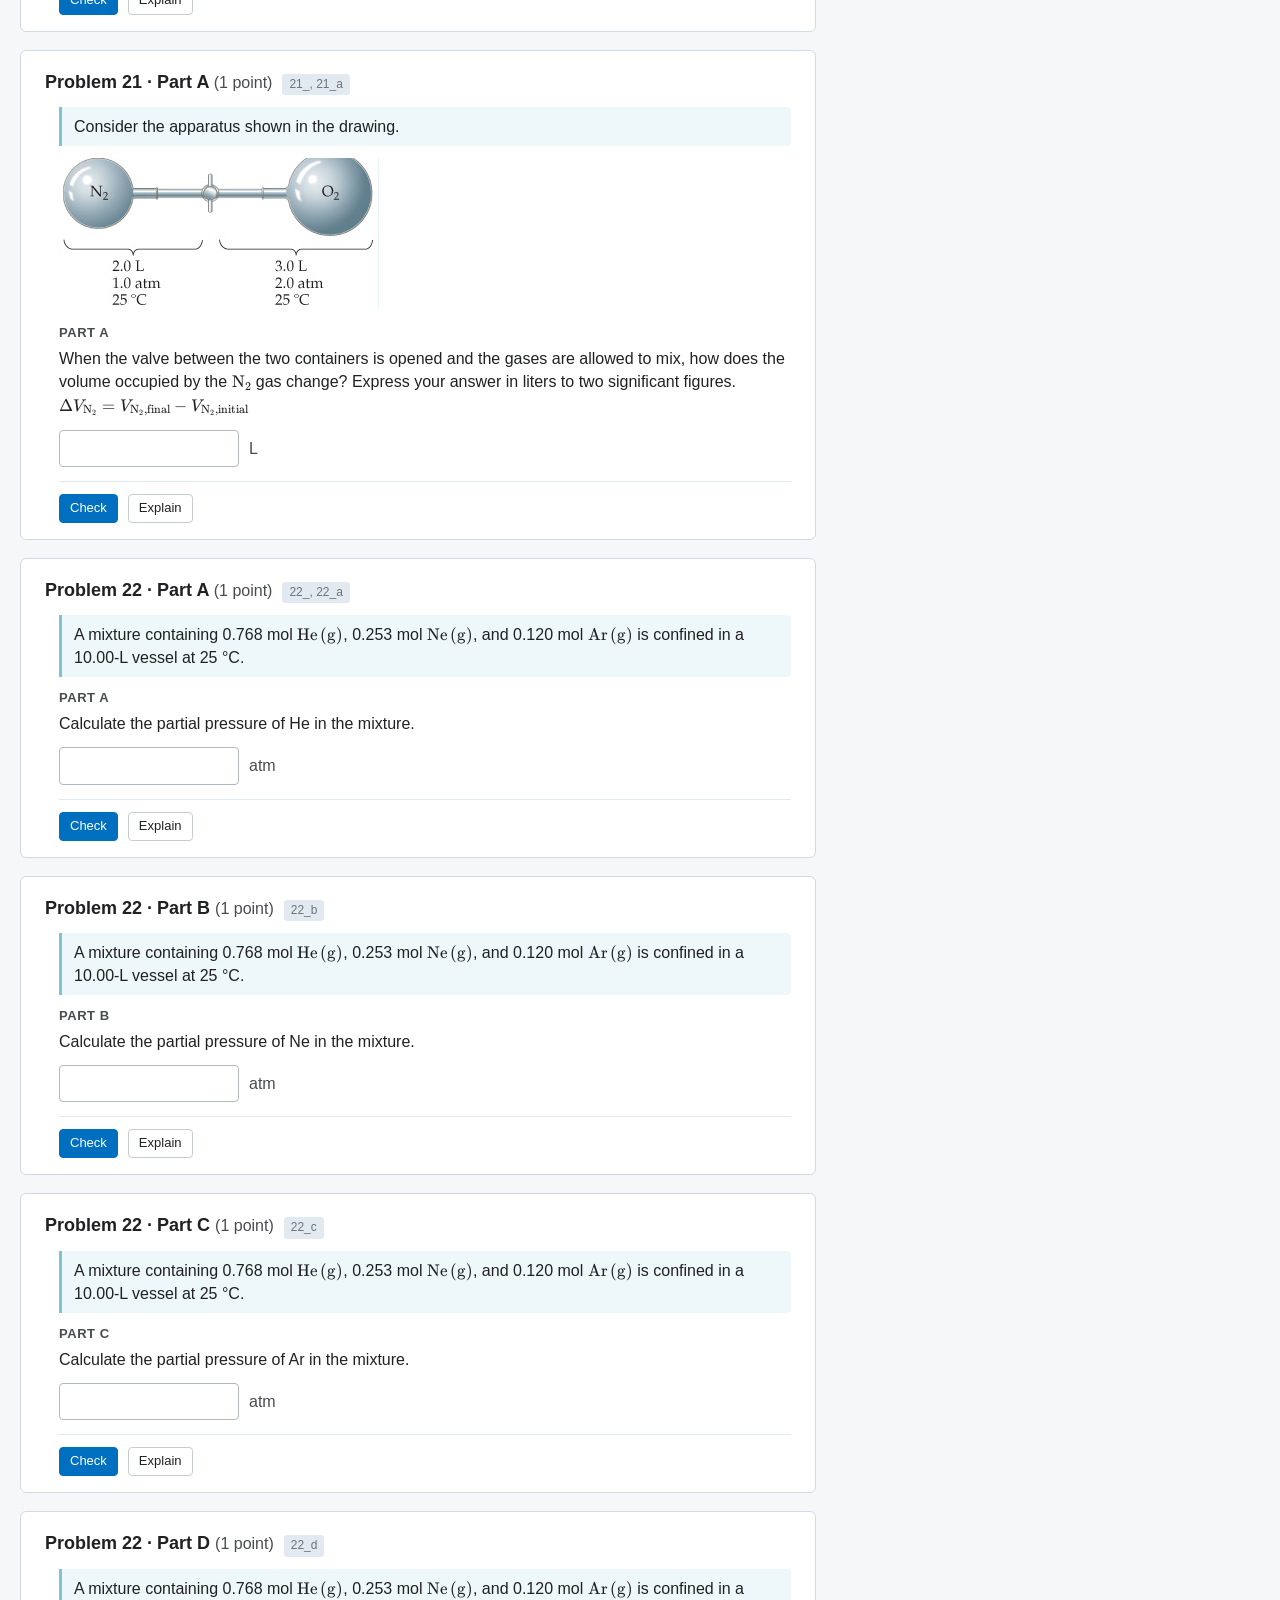
<file: hw/hw-ch10-gases/index.html>
<!DOCTYPE html>
<html lang="en">
<head>
  <meta charset="utf-8">
  <meta name="viewport" content="width=device-width, initial-scale=1">
  <title>Homework — Ch. 10: Gases · CHEM 181</title>
  <link rel="icon" type="image/png" sizes="32x32" href="../../assets/img/favicon-32.png">
  <link rel="icon" href="../../assets/img/favicon.ico" sizes="any">
  <link rel="apple-touch-icon" href="../../assets/img/apple-touch-icon.png">
  <link rel="stylesheet" href="../../assets/vendor/katex/katex.min.css">
  <link rel="stylesheet" href="../../assets/css/quiz.css">
</head>
<body>
  <header class="topbar">
    <a class="home-btn" href="../../index.html" title="Back to the study hub"><span aria-hidden="true">⌂</span> Home</a>
    <a class="btn" href="../../slides/viewer.html?d=ch10" target="_blank" rel="noopener" title="Open the Ch. 10 slides in a new tab">Ch. 10 slides ↗</a>
    <h1 id="quiz-title">Homework</h1>
    <div class="progress" aria-label="Progress">
      <div class="bar"><span id="prog-bar"></span></div>
      <span id="prog-text">0 answered</span>
    </div>
    <div class="spacer"></div>
    <span class="scorebox" id="scorebox" aria-live="polite">Not graded</span>
    <button class="btn primary" id="btn-grade" type="button">Grade all</button>
    <button class="btn" id="btn-reset" type="button">Reset</button>
    <button class="btn panel-toggle" id="btn-panel" type="button">Explanations</button>
  </header>

  <main class="layout">
    <section class="quiz" id="quiz" aria-label="Homework parts"></section>

    <aside class="panel" id="panel" aria-label="Explanations">
      <div class="panel-head">
        <div class="row">
          <h3>Explanations</h3>
          <button class="btn small panel-toggle" id="btn-close-panel" type="button">Close</button>
        </div>
        <div class="qmap" id="qmap" aria-label="Part map"></div>
        <div class="legend">
          <span><i style="background:#fff"></i>unanswered</span>
          <span><i style="background:#eef3f8"></i>answered</span>
          <span><i style="background:#e9f6ec"></i>correct</span>
          <span><i style="background:#fff6e0"></i>partial</span>
          <span><i style="background:#fdeceb"></i>incorrect</span>
          <span><i style="background:repeating-linear-gradient(135deg,#fff,#fff 2px,#eef1f4 2px,#eef1f4 4px)"></i>pending</span>
        </div>
      </div>
      <div class="panel-body" id="panel-body" aria-live="polite"></div>
    </aside>
  </main>

  <script src="../../assets/vendor/katex/katex.min.js"></script>
  <script src="../../assets/vendor/katex/contrib/mhchem.min.js"></script>
  <script src="../../assets/vendor/katex/contrib/auto-render.min.js"></script>
  <script src="data.js"></script>
  <script src="../../assets/js/quiz-engine.js"></script>
</body>
</html>
</file>
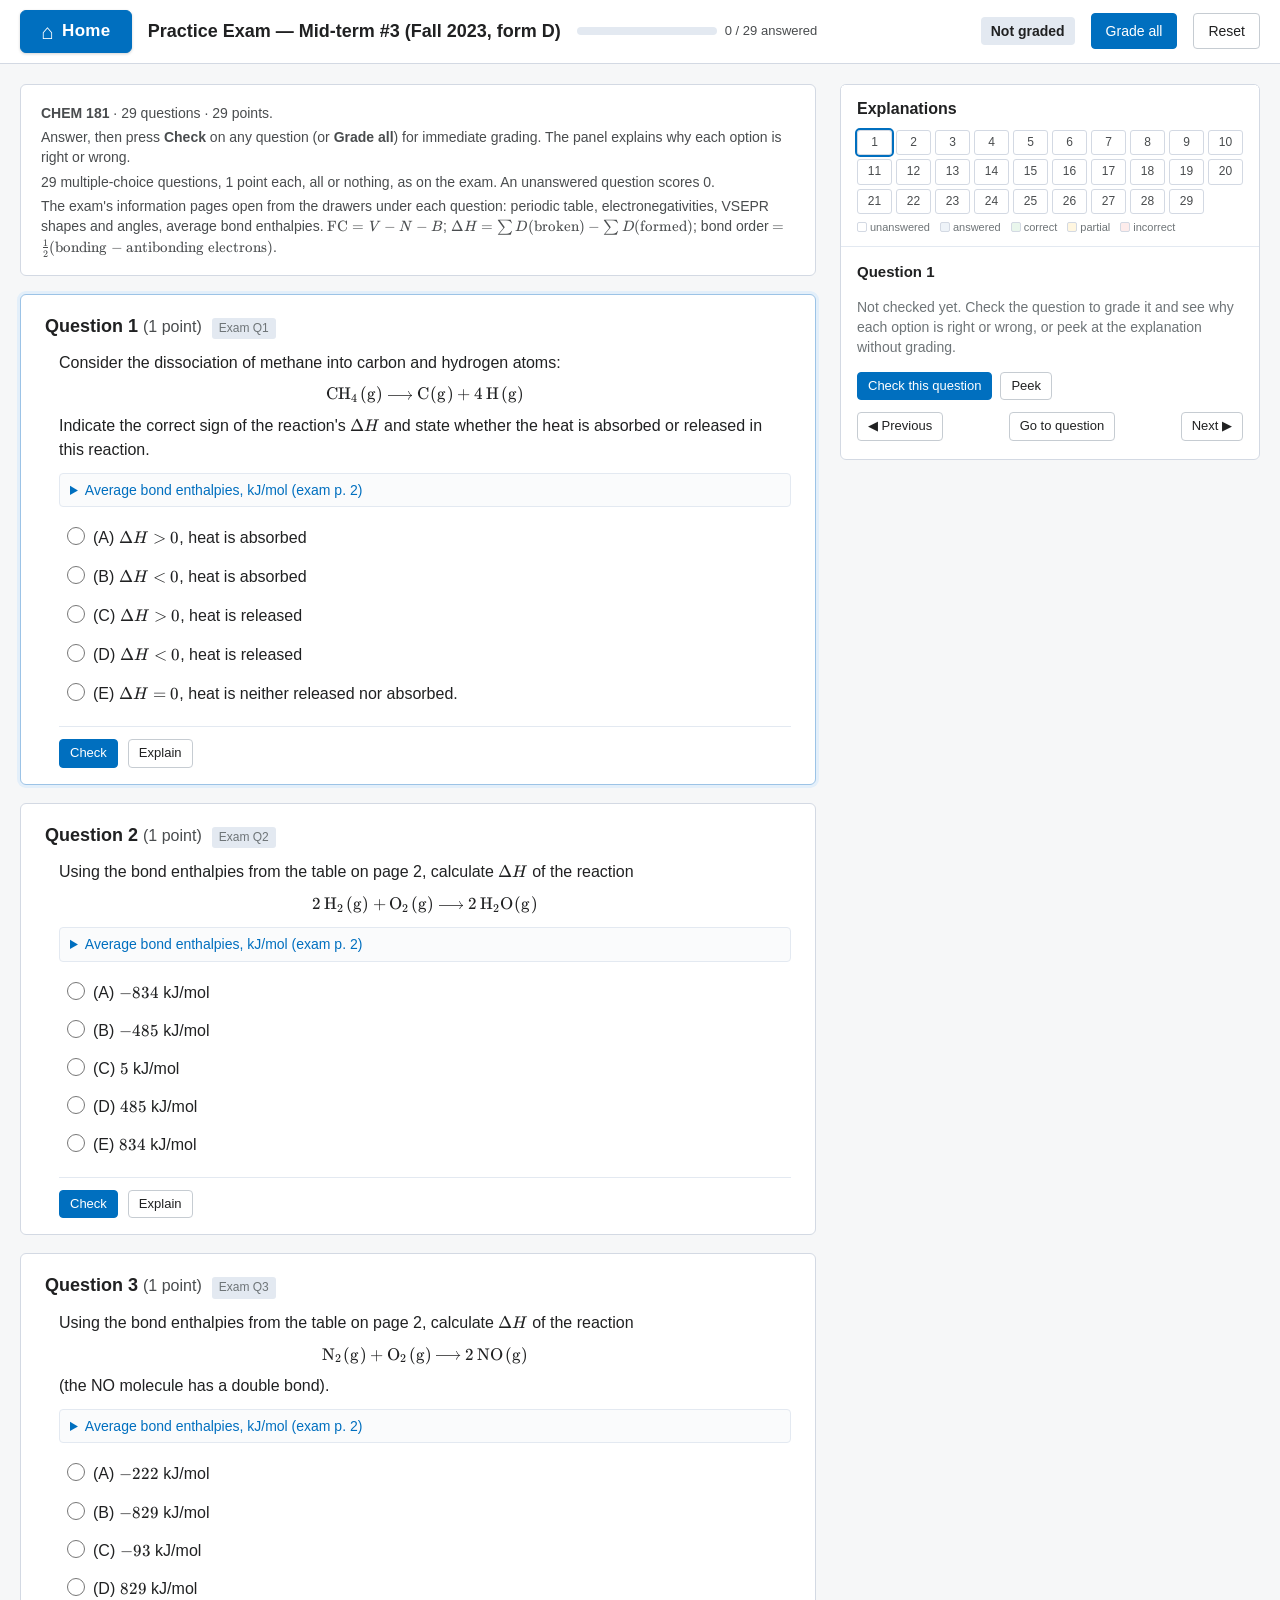
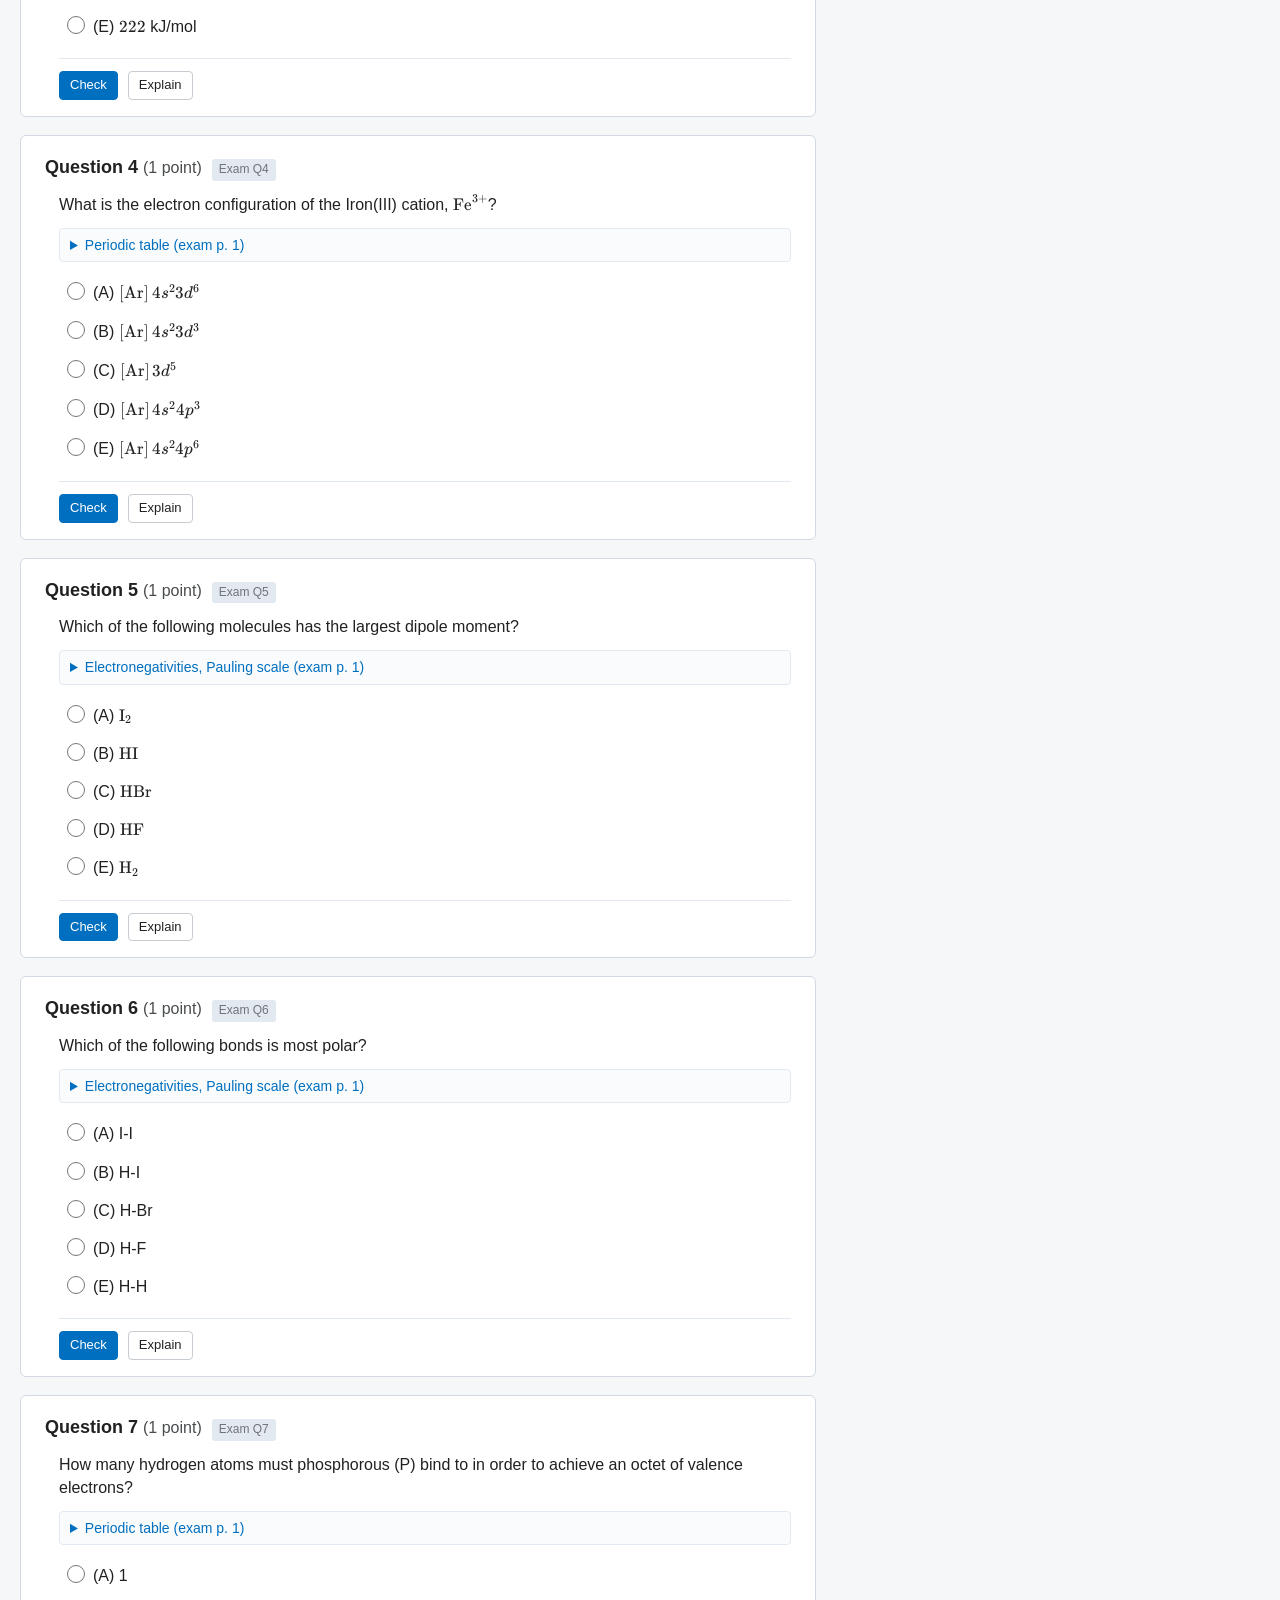
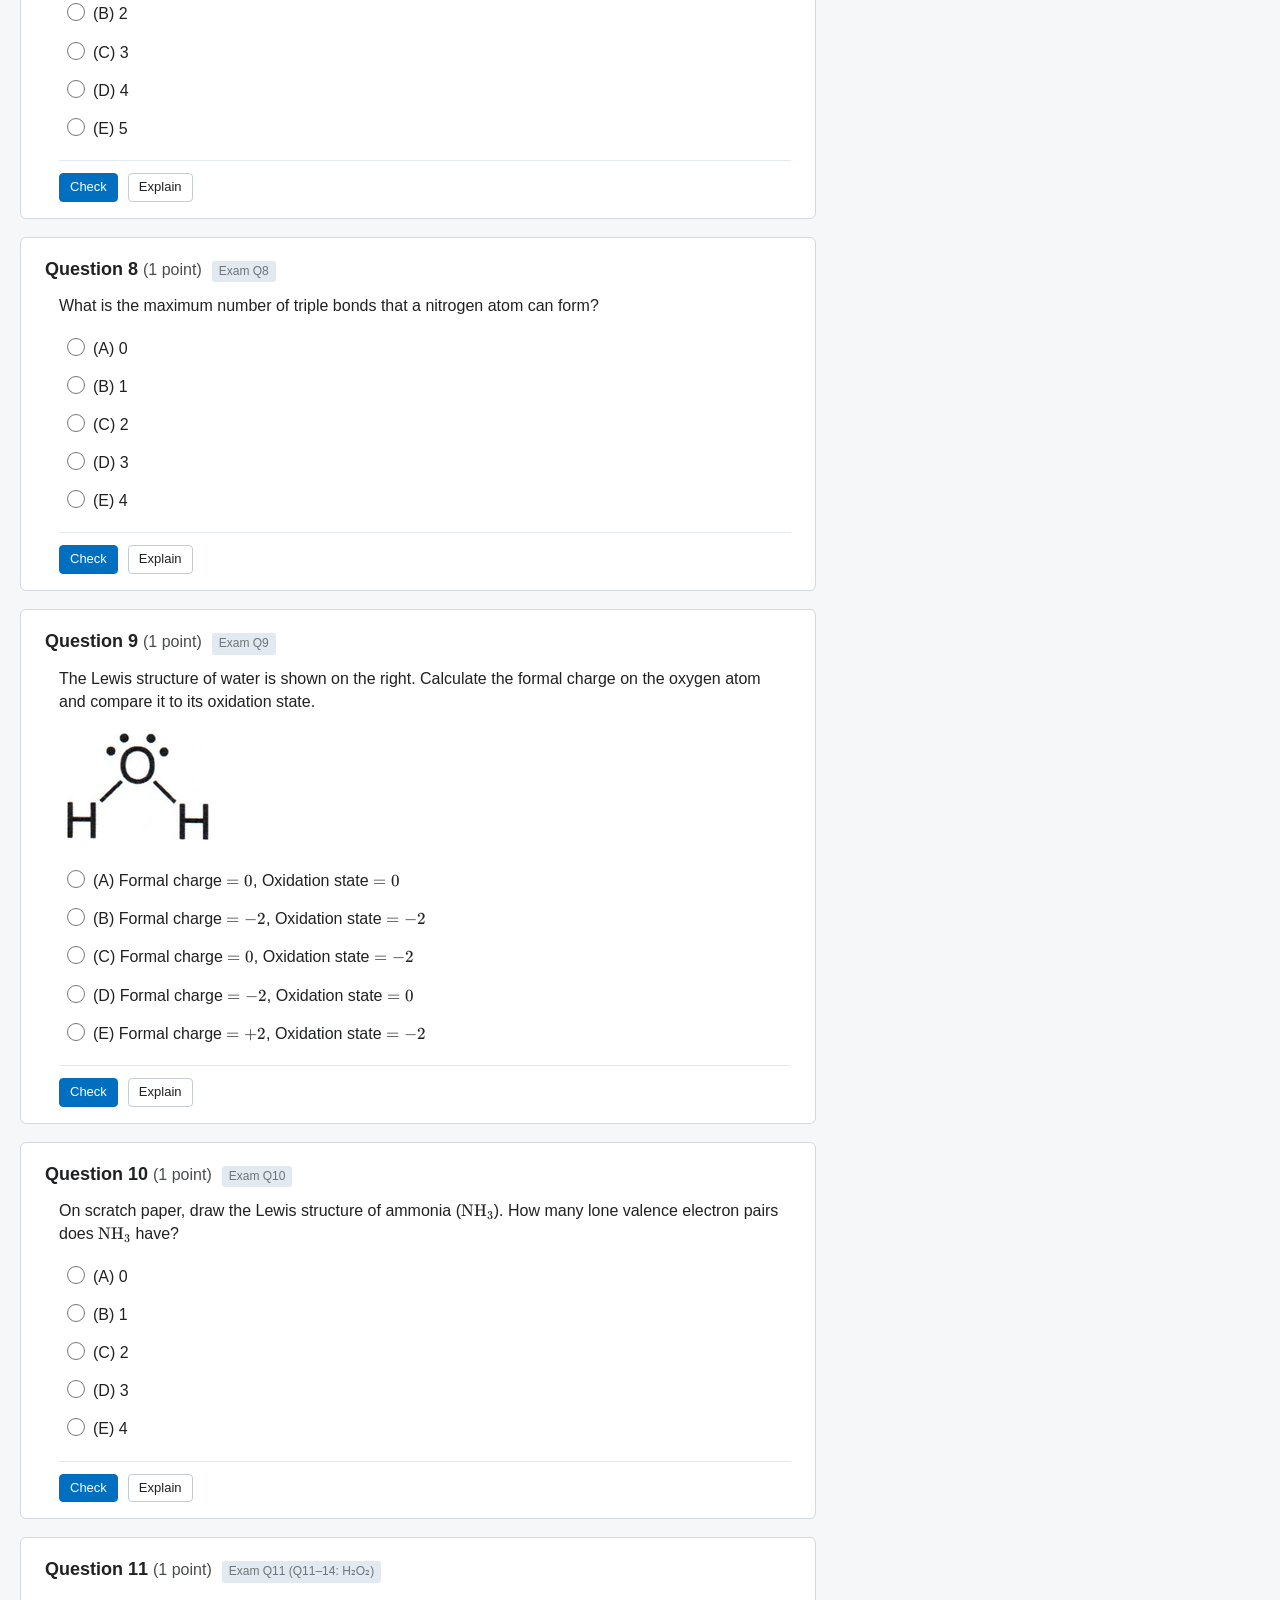
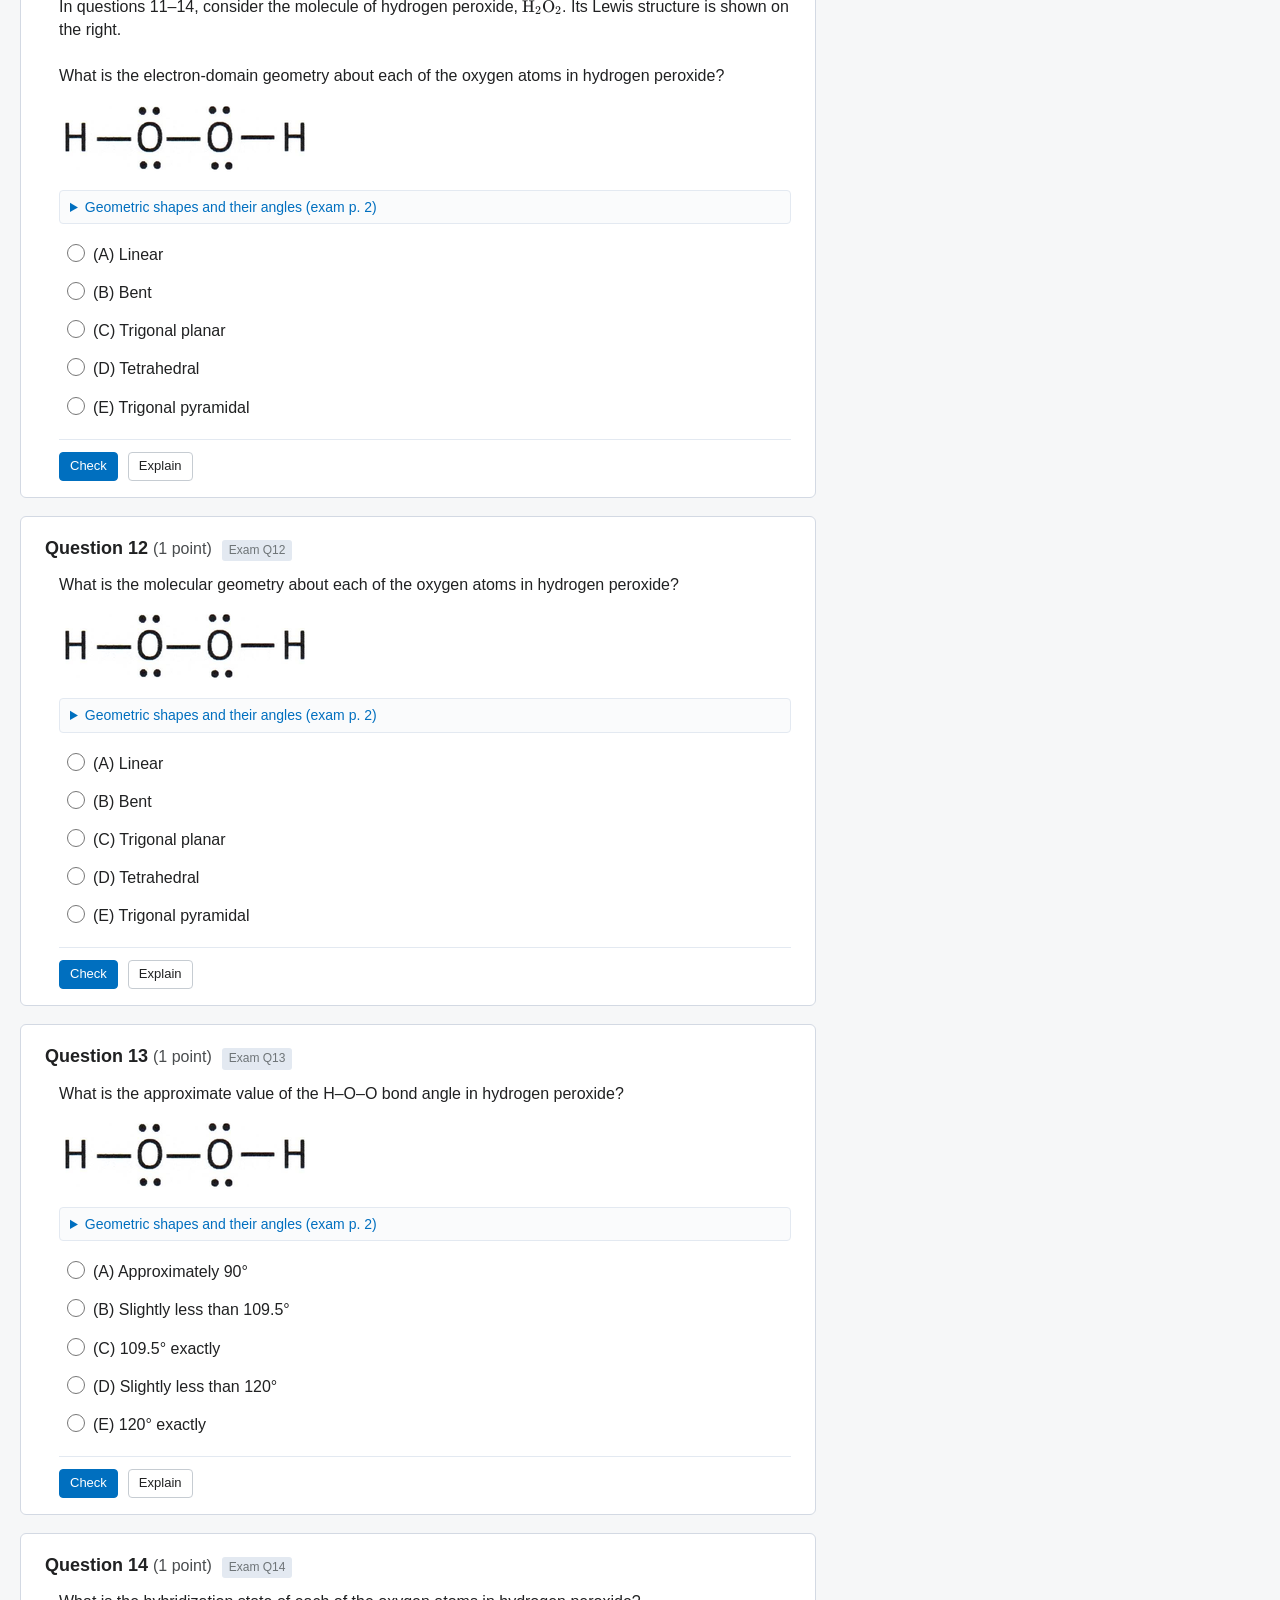
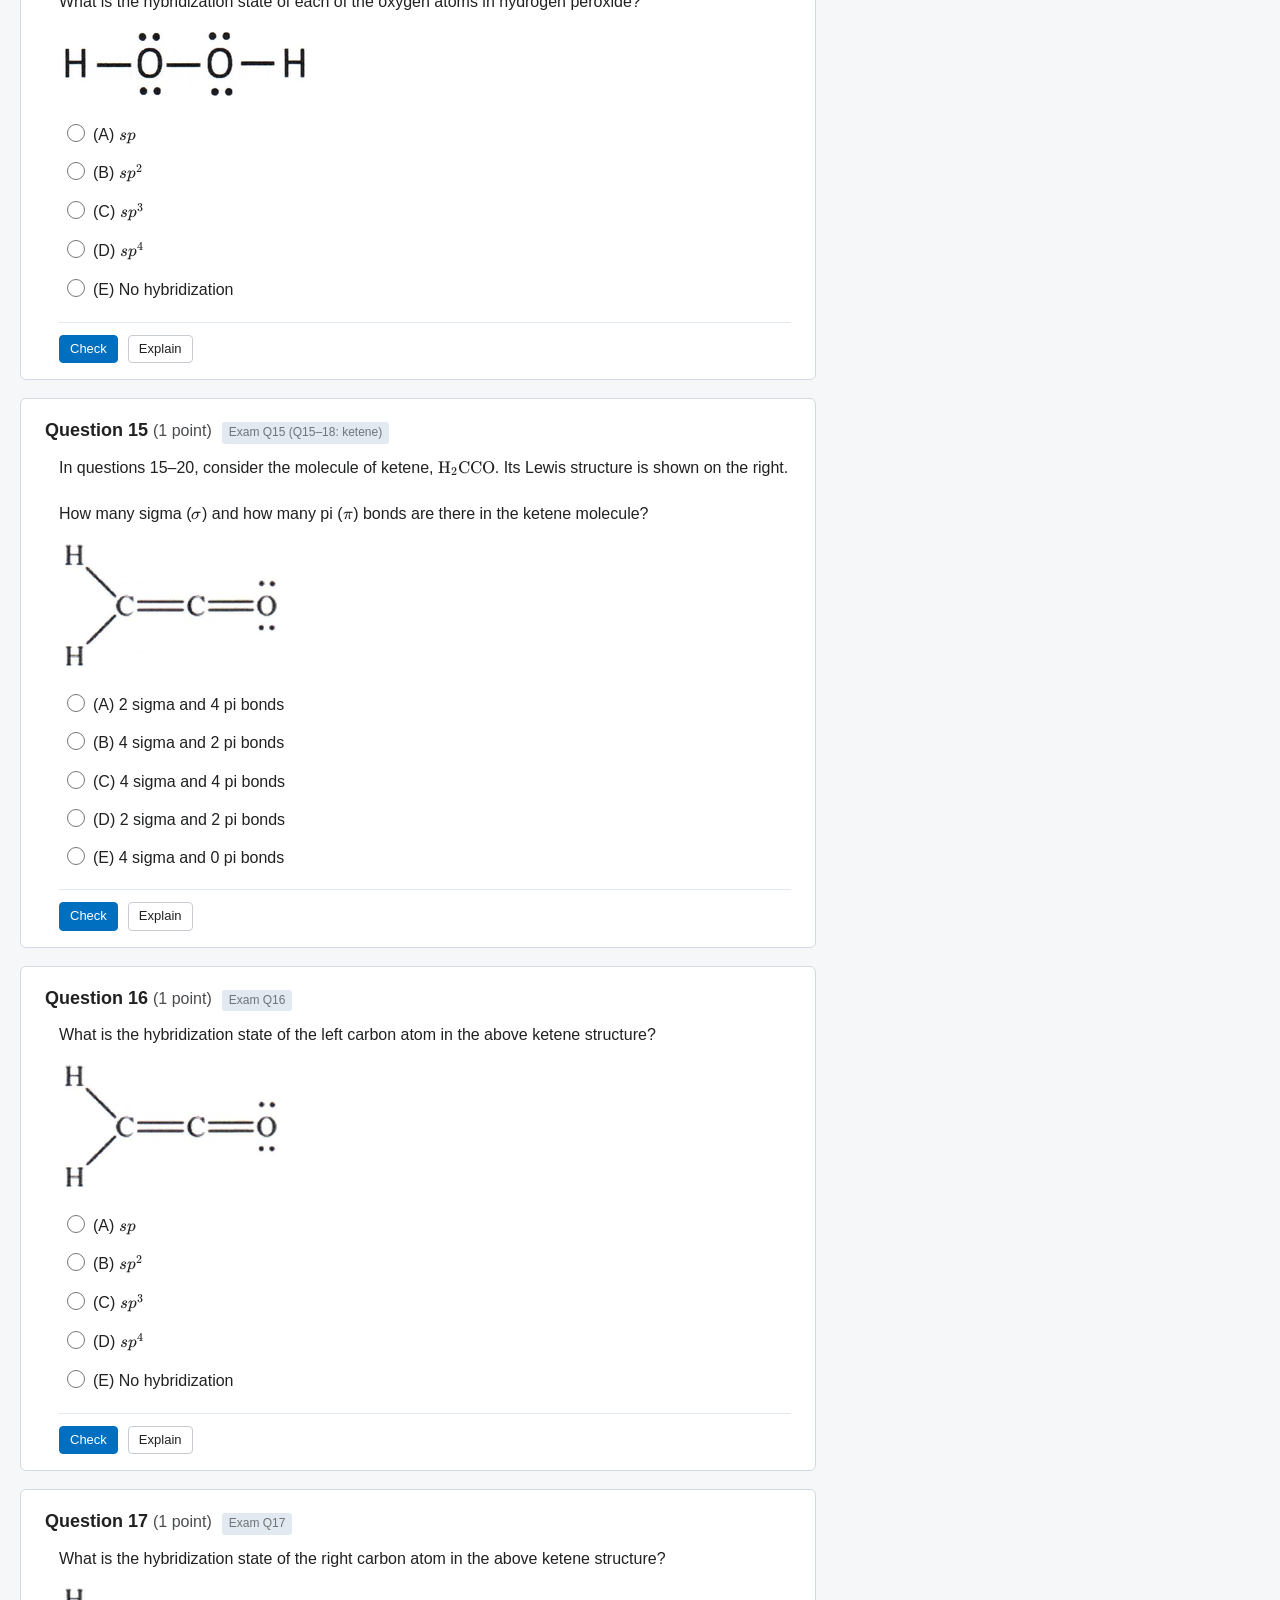
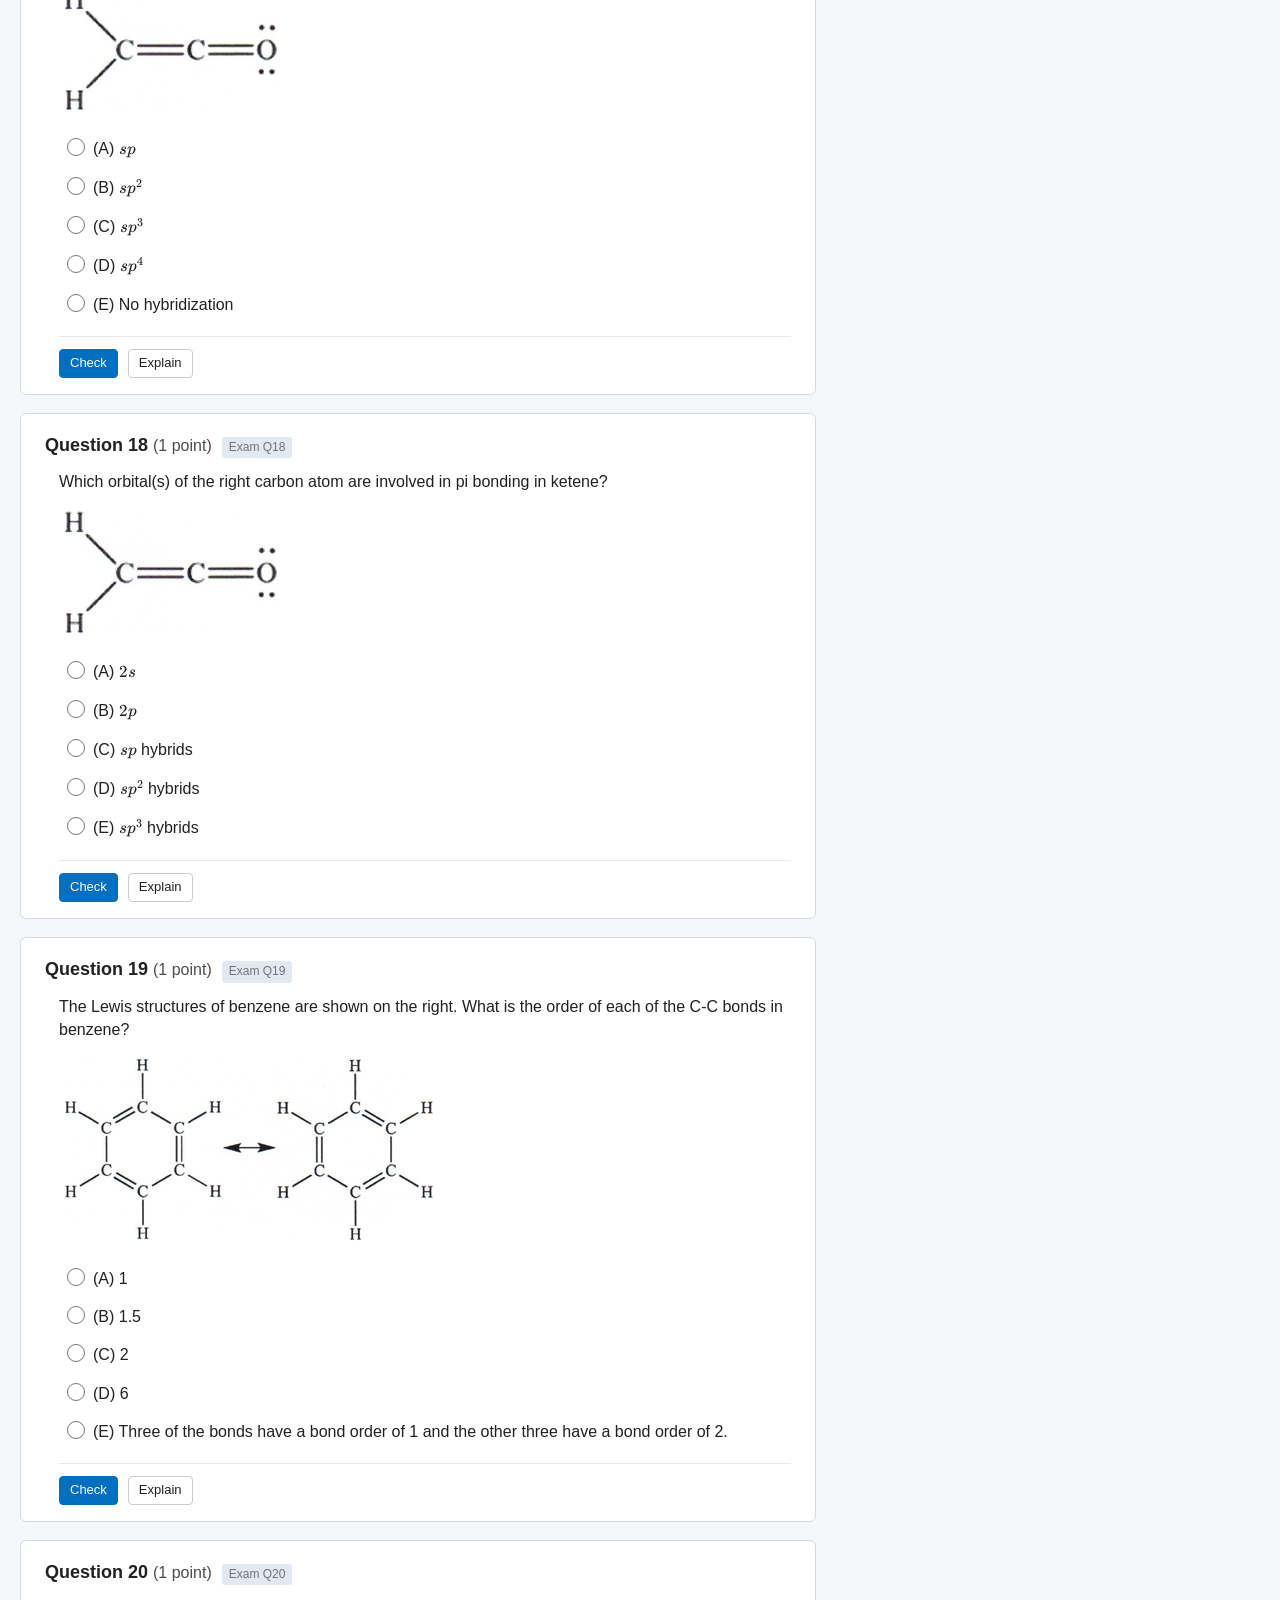
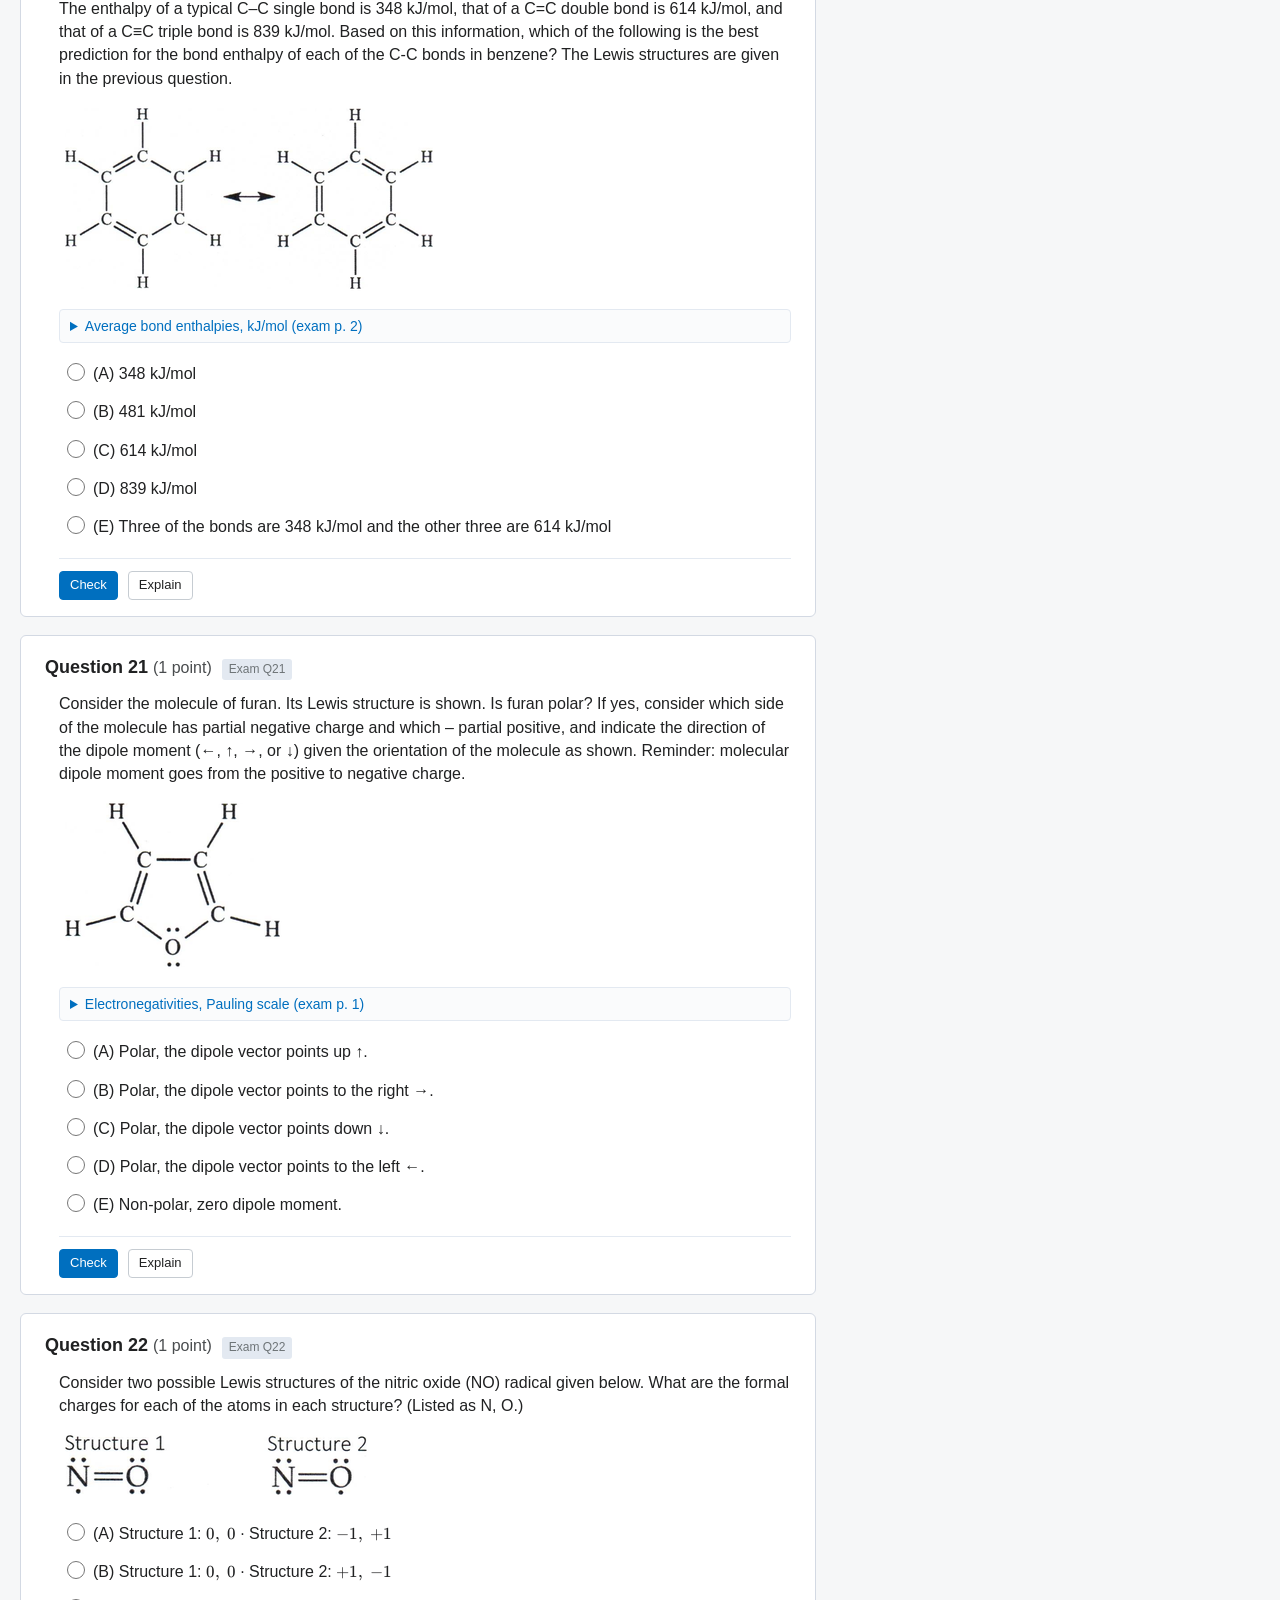
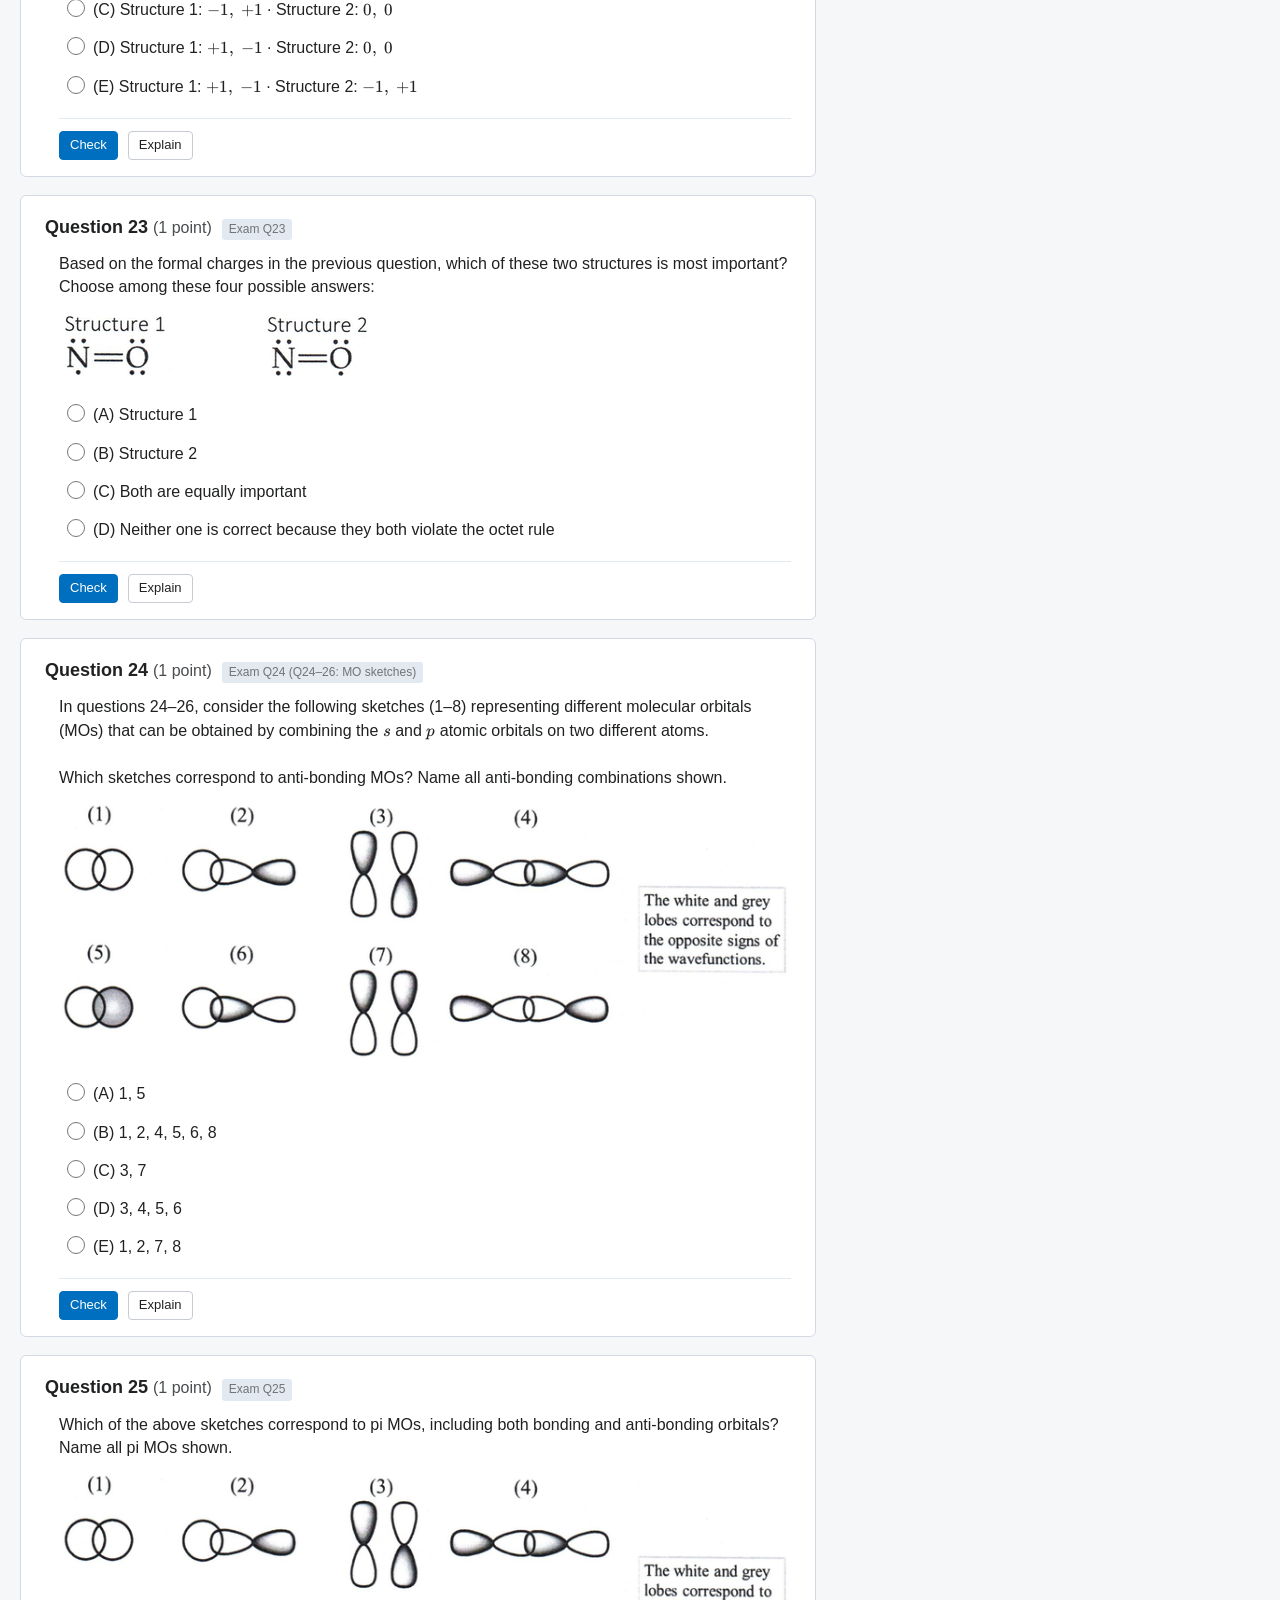
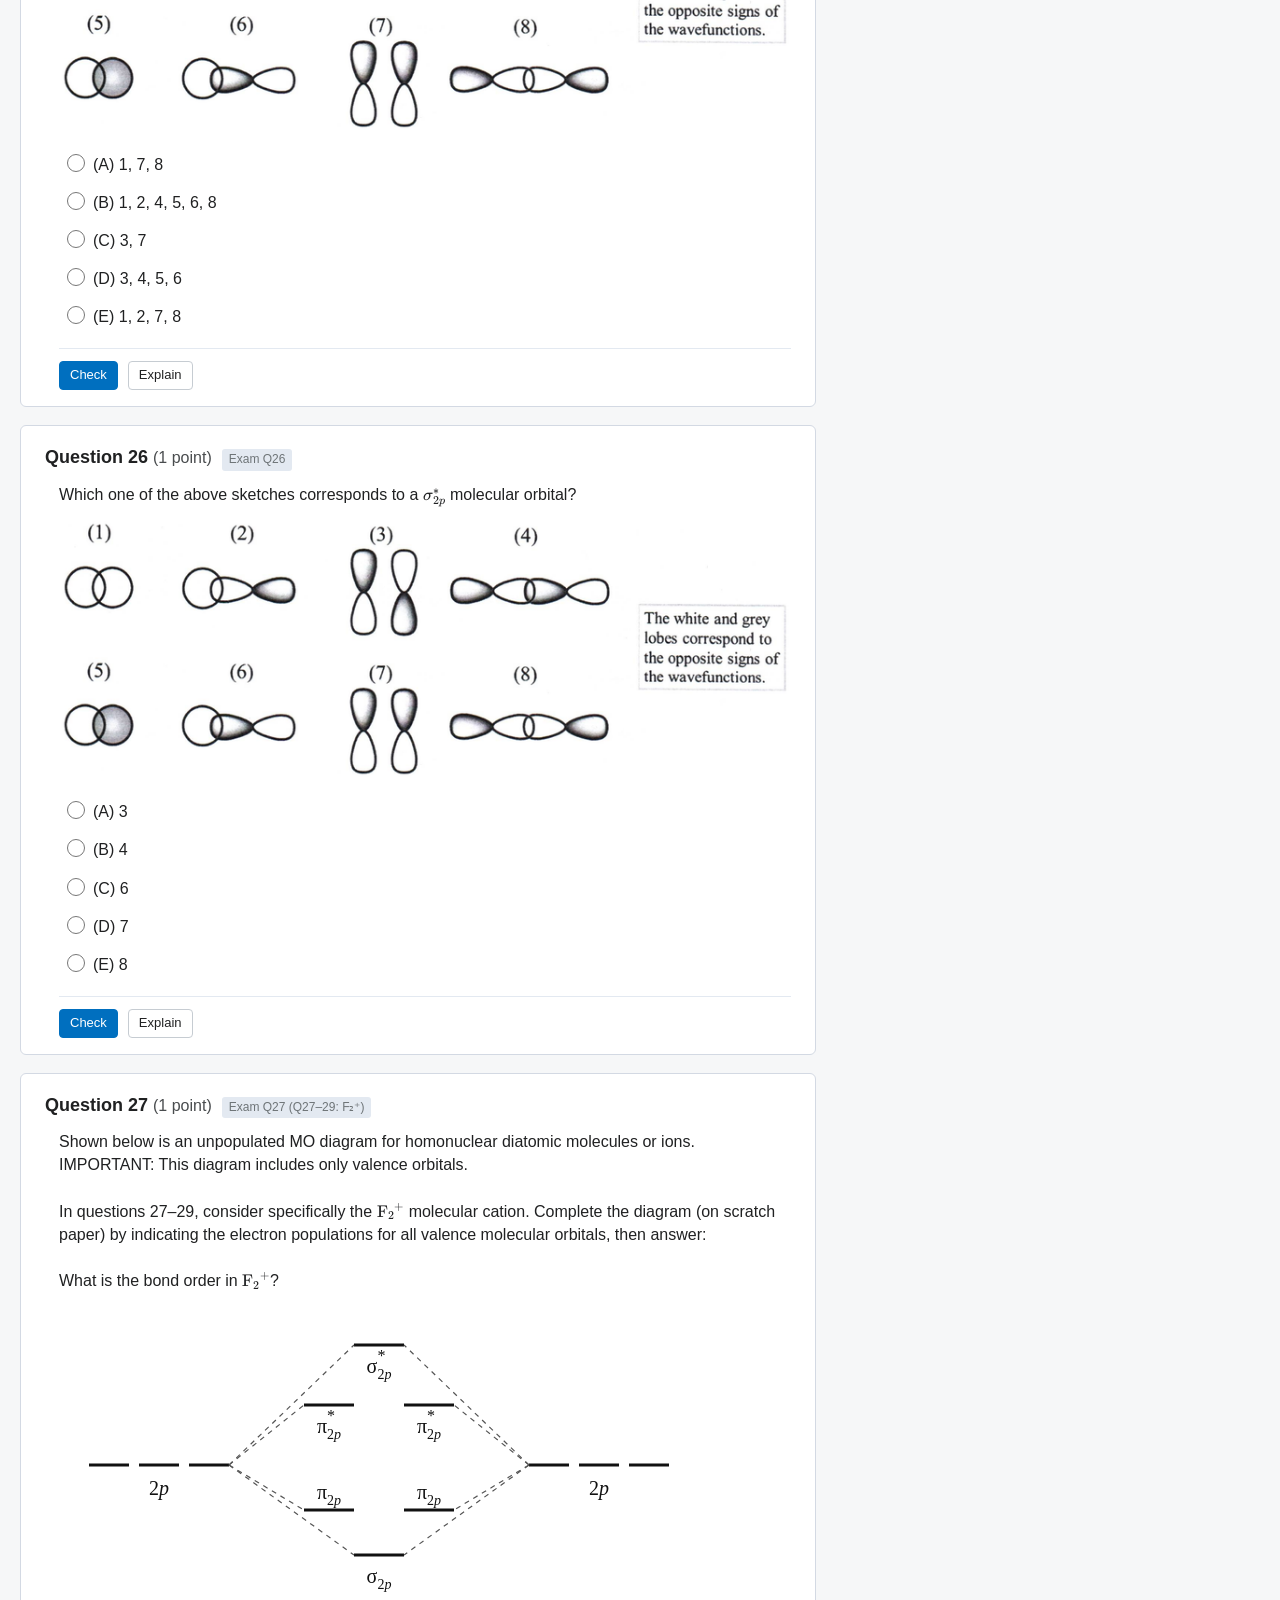
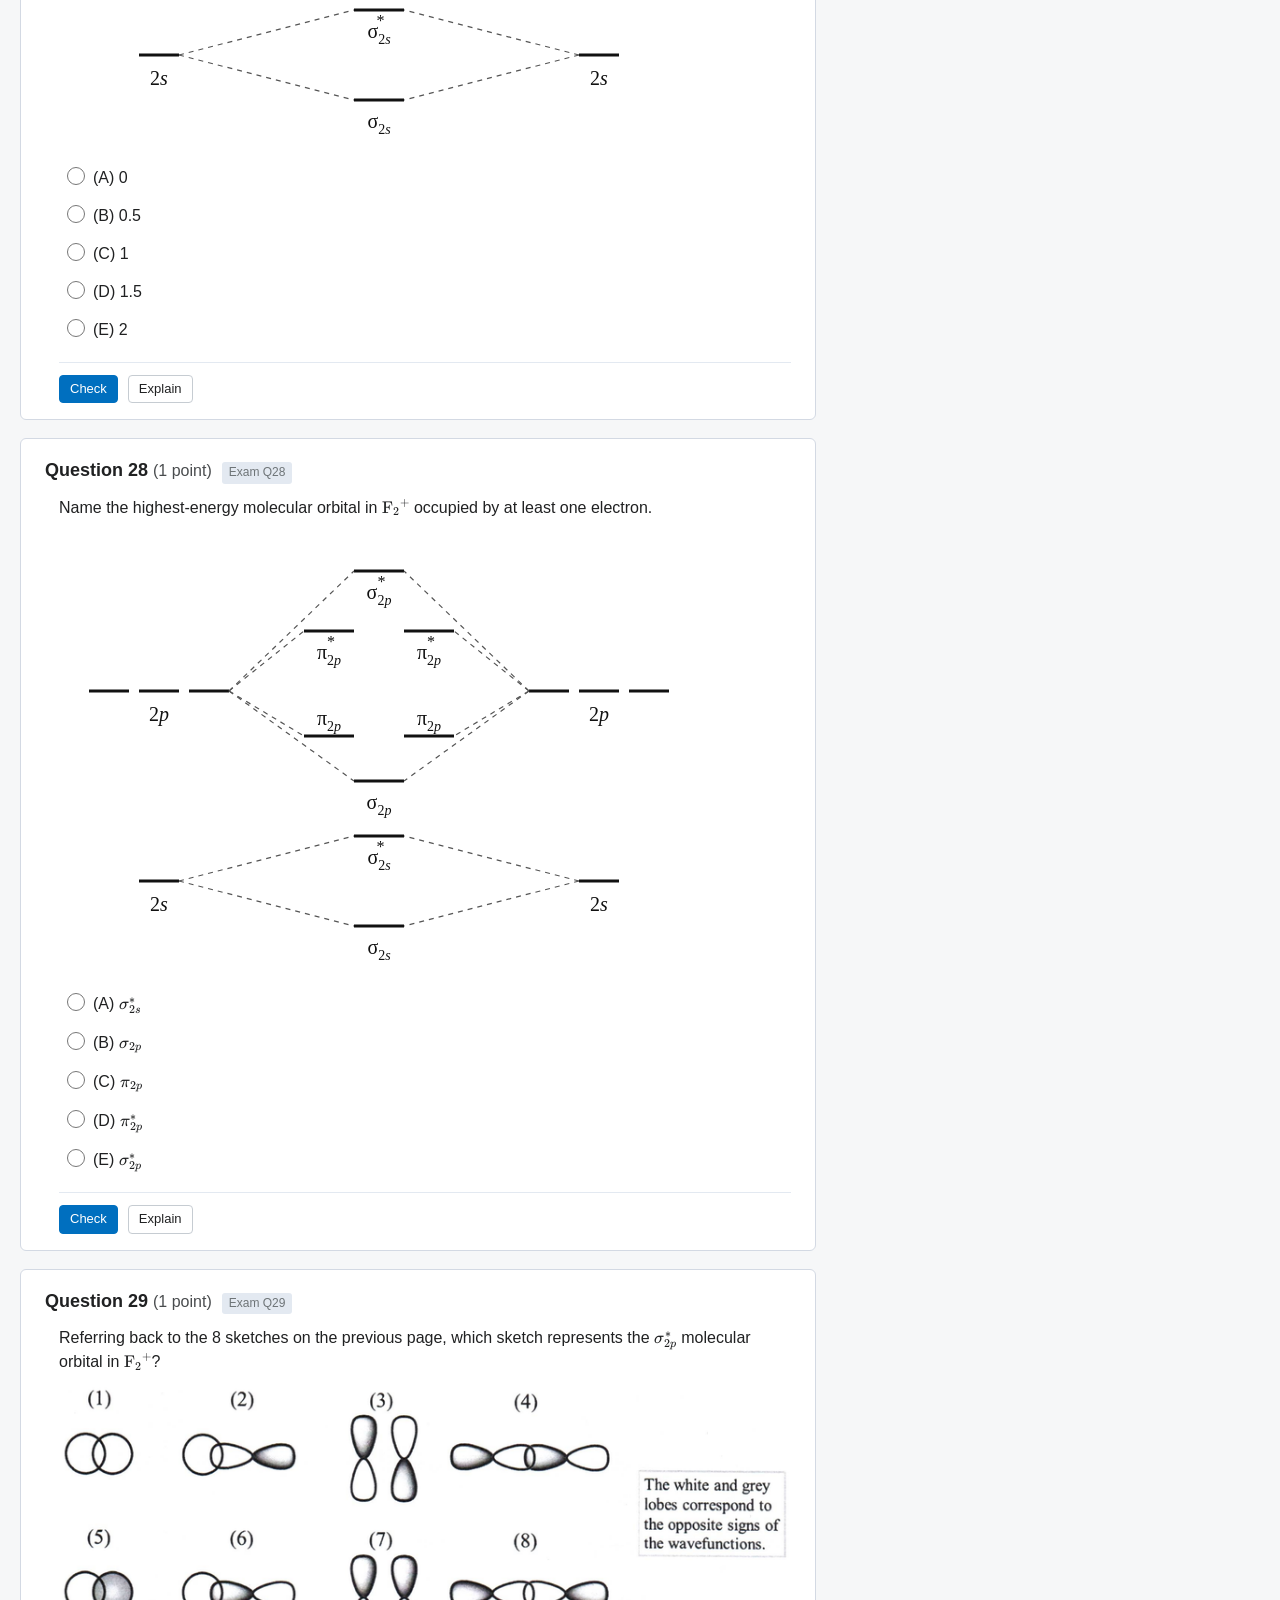
<file: quizzes/exam03-mt3-f23/index.html>
<!DOCTYPE html>
<html lang="en">
<head>
  <meta charset="utf-8">
  <meta name="viewport" content="width=device-width, initial-scale=1">
  <title>Practice Exam — Mid-term #3 (F23, form D) · CHEM 181</title>
  <link rel="icon" type="image/png" sizes="32x32" href="../../assets/img/favicon-32.png">
  <link rel="icon" href="../../assets/img/favicon.ico" sizes="any">
  <link rel="apple-touch-icon" href="../../assets/img/apple-touch-icon.png">
  <link rel="stylesheet" href="../../assets/vendor/katex/katex.min.css">
  <link rel="stylesheet" href="../../assets/css/quiz.css">
</head>
<body>
  <header class="topbar">
    <a class="home-btn" href="../../index.html" title="Back to the study hub"><span aria-hidden="true">⌂</span> Home</a>
    <h1 id="quiz-title">Quiz</h1>
    <div class="progress" aria-label="Progress">
      <div class="bar"><span id="prog-bar"></span></div>
      <span id="prog-text">0 answered</span>
    </div>
    <div class="spacer"></div>
    <span class="scorebox" id="scorebox" aria-live="polite">Not graded</span>
    <button class="btn primary" id="btn-grade" type="button">Grade all</button>
    <button class="btn" id="btn-reset" type="button">Reset</button>
    <button class="btn panel-toggle" id="btn-panel" type="button">Explanations</button>
  </header>

  <main class="layout">
    <section class="quiz" id="quiz" aria-label="Questions"></section>

    <aside class="panel" id="panel" aria-label="Explanations">
      <div class="panel-head">
        <div class="row">
          <h3>Explanations</h3>
          <button class="btn small panel-toggle" id="btn-close-panel" type="button">Close</button>
        </div>
        <div class="qmap" id="qmap" aria-label="Question map"></div>
        <div class="legend">
          <span><i style="background:#fff"></i>unanswered</span>
          <span><i style="background:#eef3f8"></i>answered</span>
          <span><i style="background:#e9f6ec"></i>correct</span>
          <span><i style="background:#fff6e0"></i>partial</span>
          <span><i style="background:#fdeceb"></i>incorrect</span>
        </div>
      </div>
      <div class="panel-body" id="panel-body" aria-live="polite"></div>
    </aside>
  </main>

  <script src="../../assets/vendor/katex/katex.min.js"></script>
  <script src="../../assets/vendor/katex/contrib/mhchem.min.js"></script>
  <script src="../../assets/vendor/katex/contrib/auto-render.min.js"></script>
  <script src="data.js"></script>
  <script src="../../assets/js/quiz-engine.js"></script>
</body>
</html>
</file>
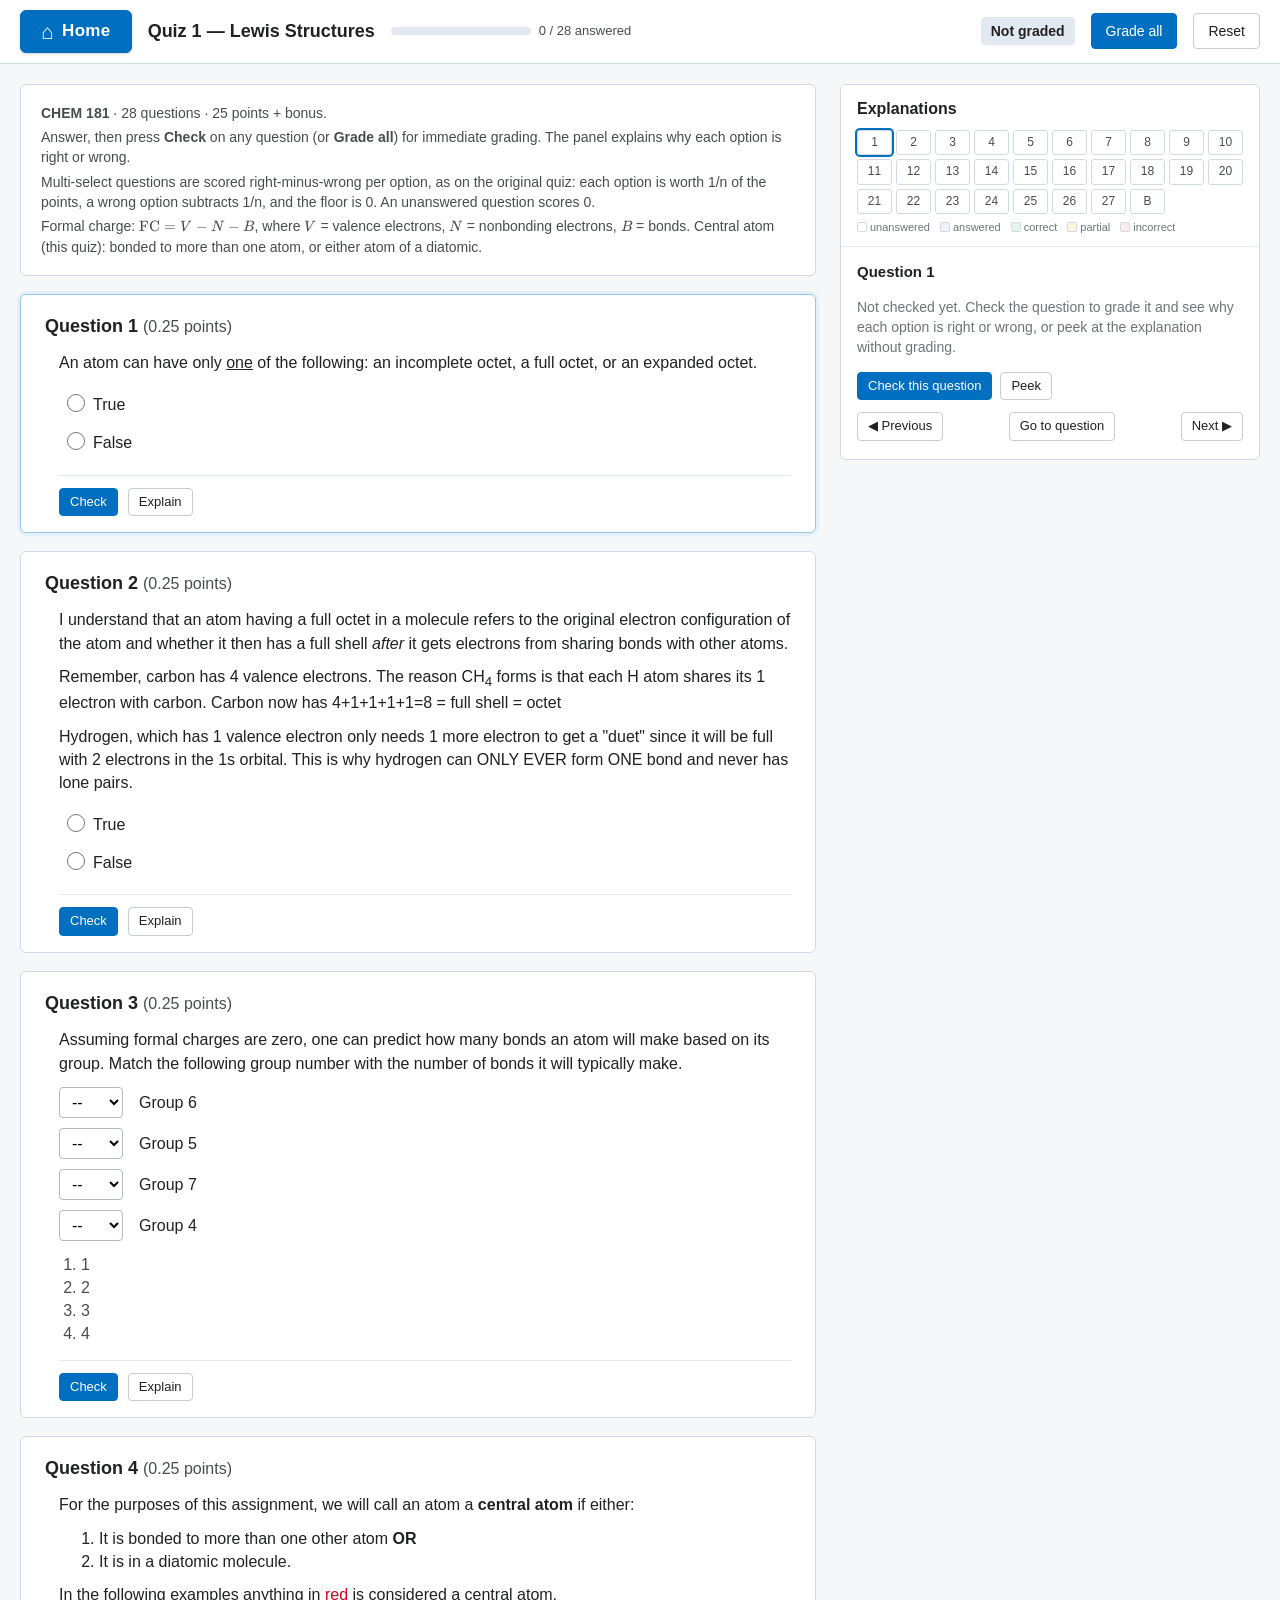
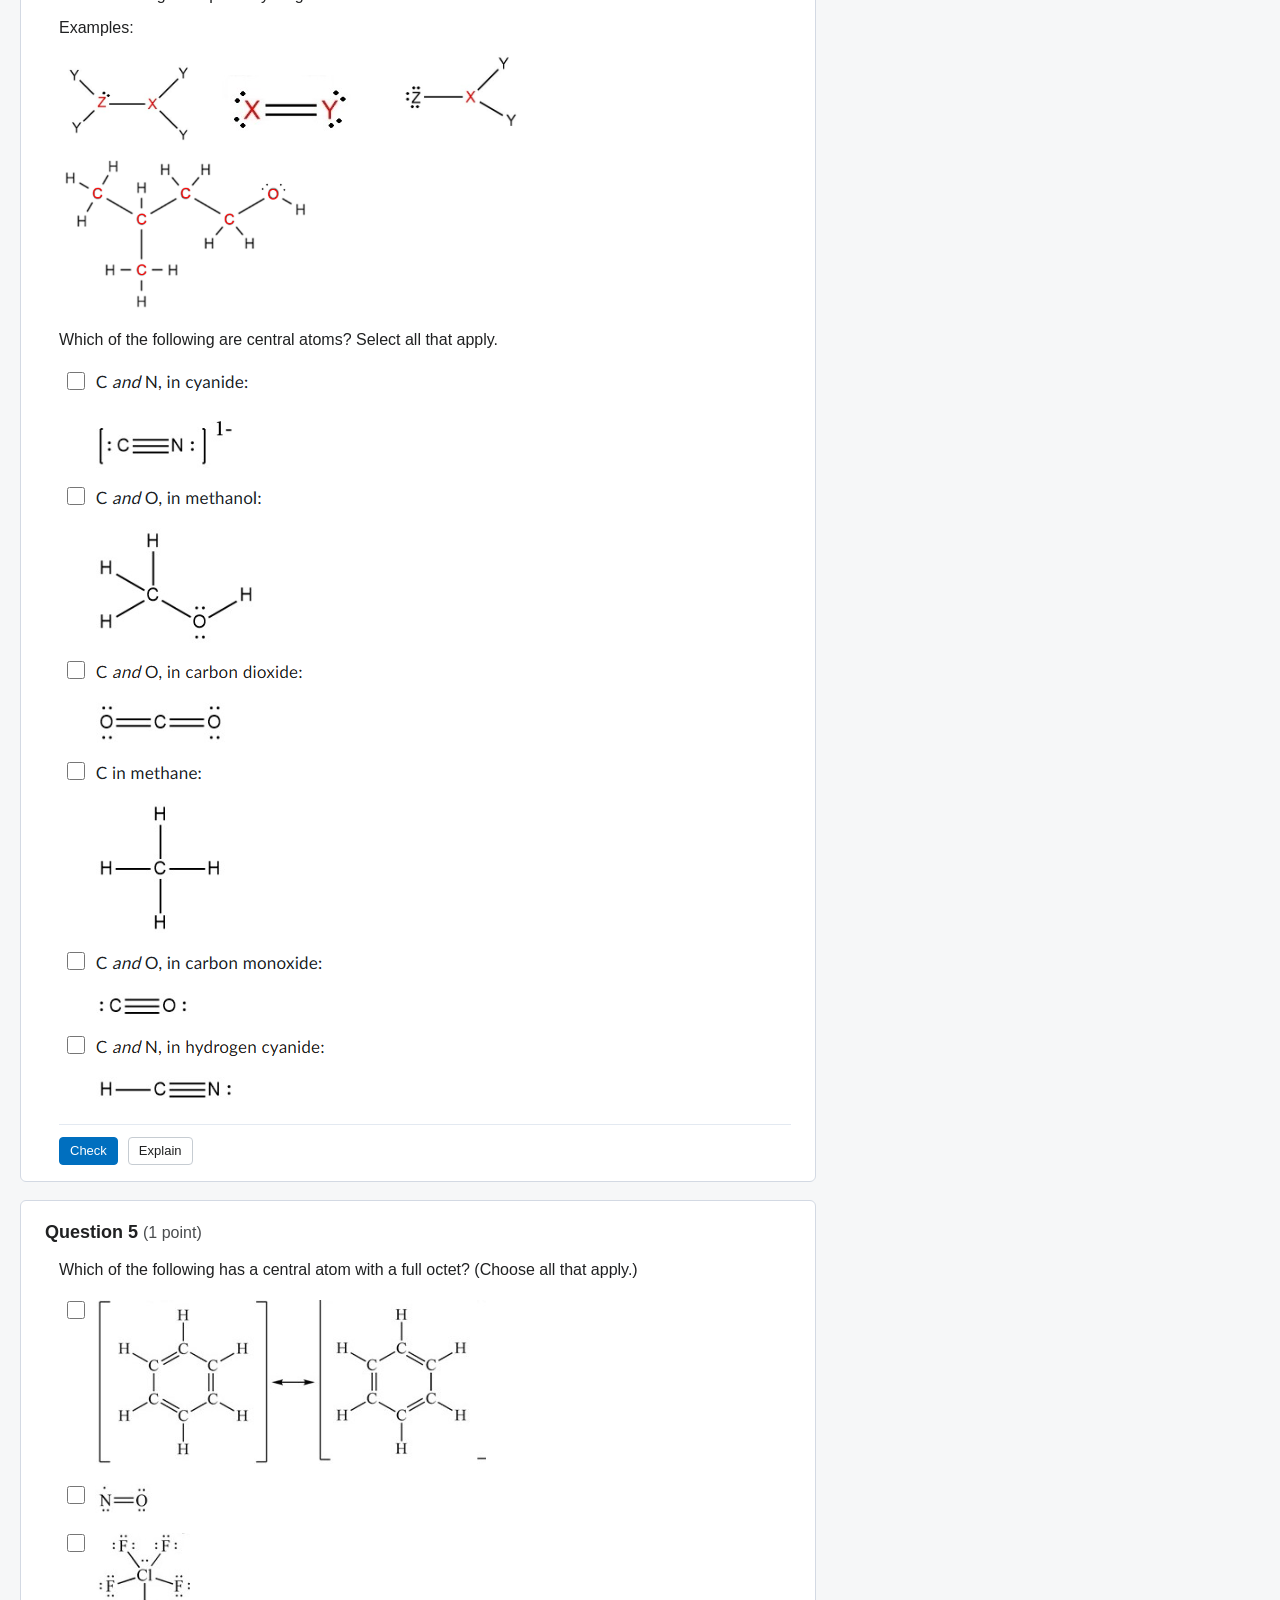
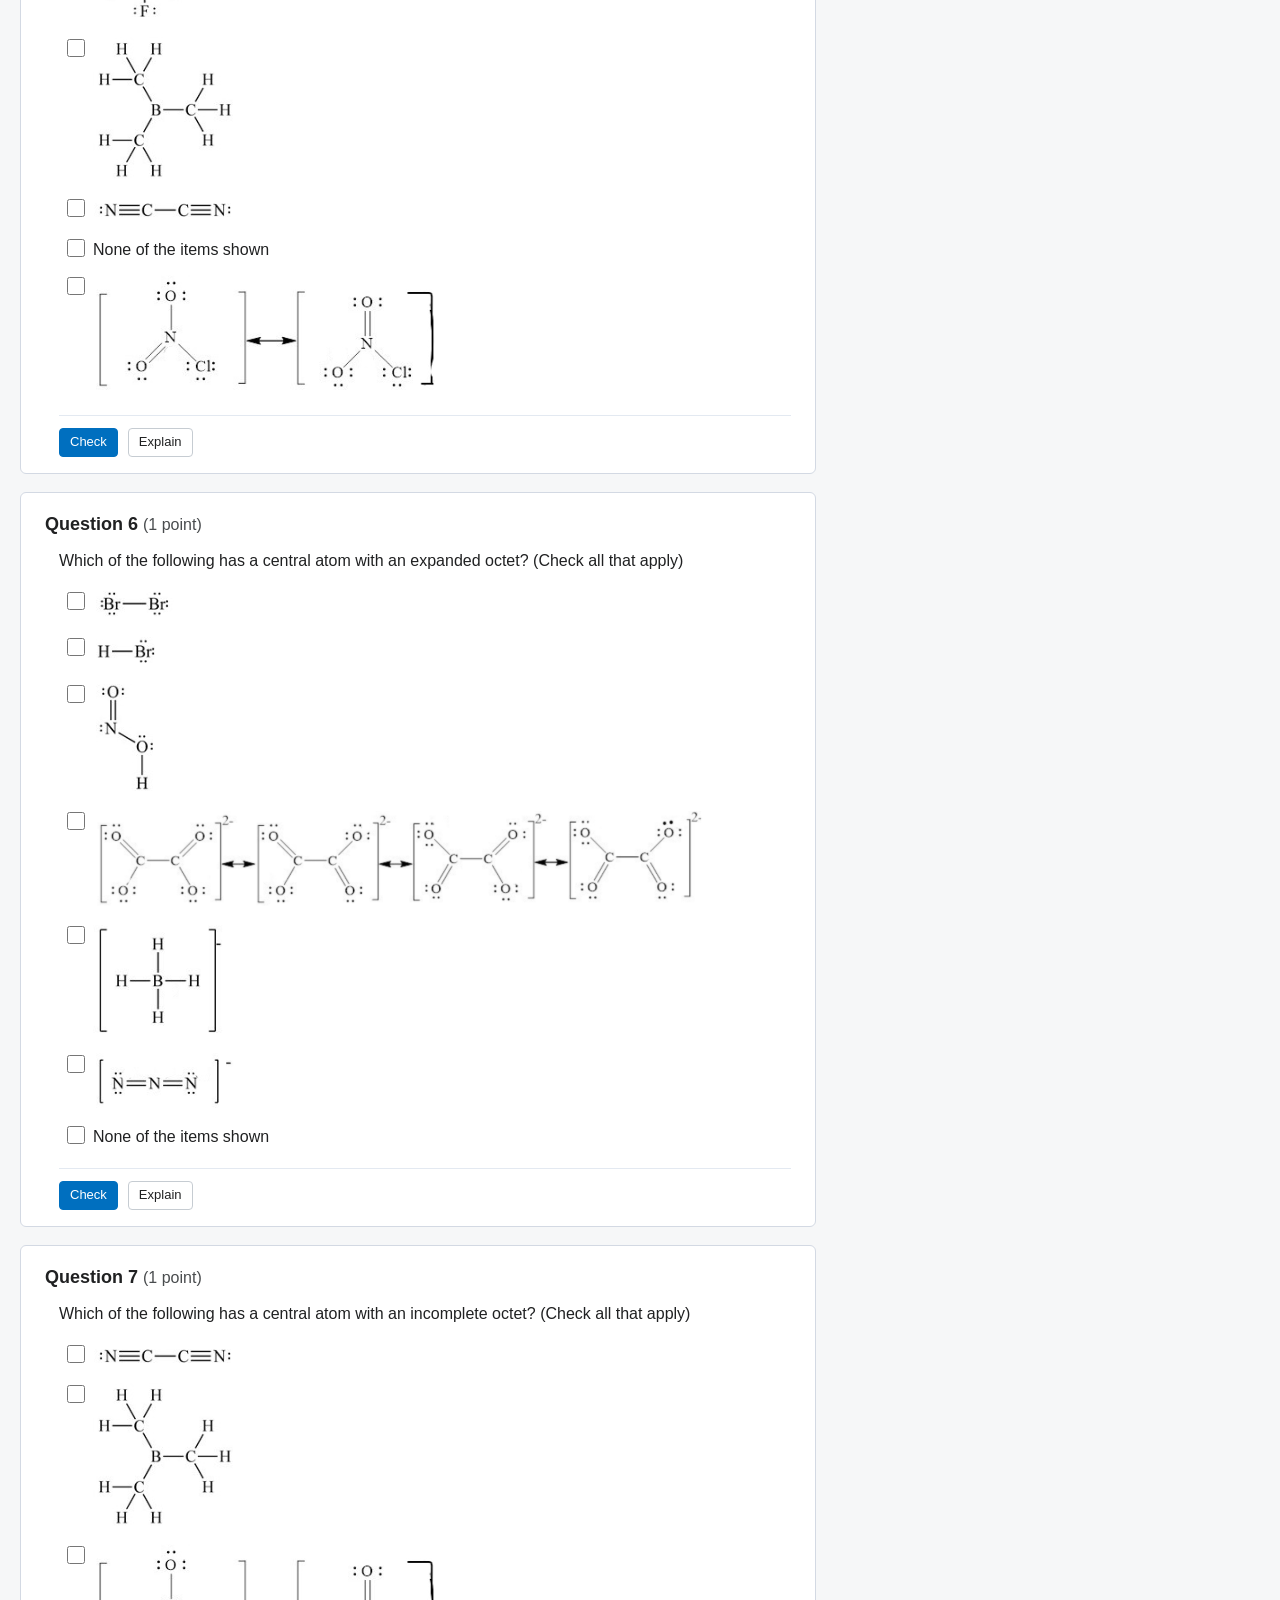
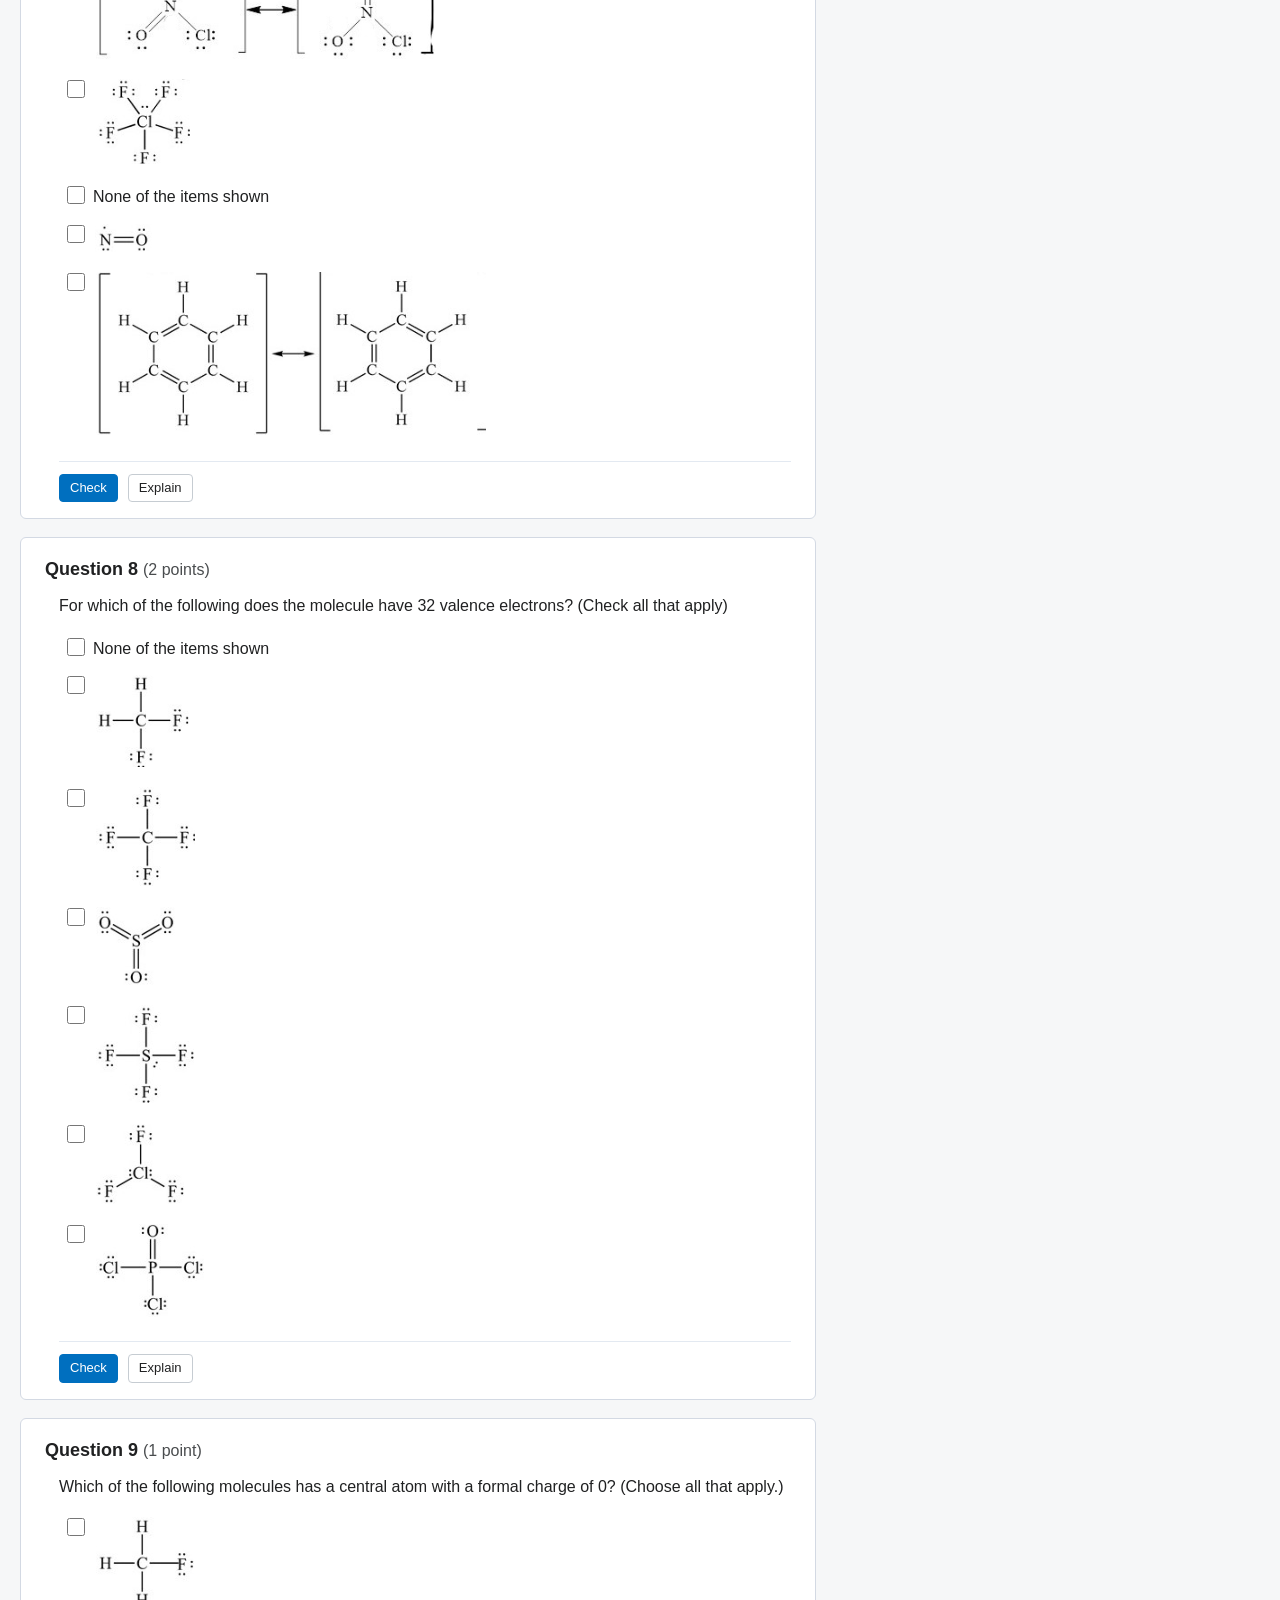
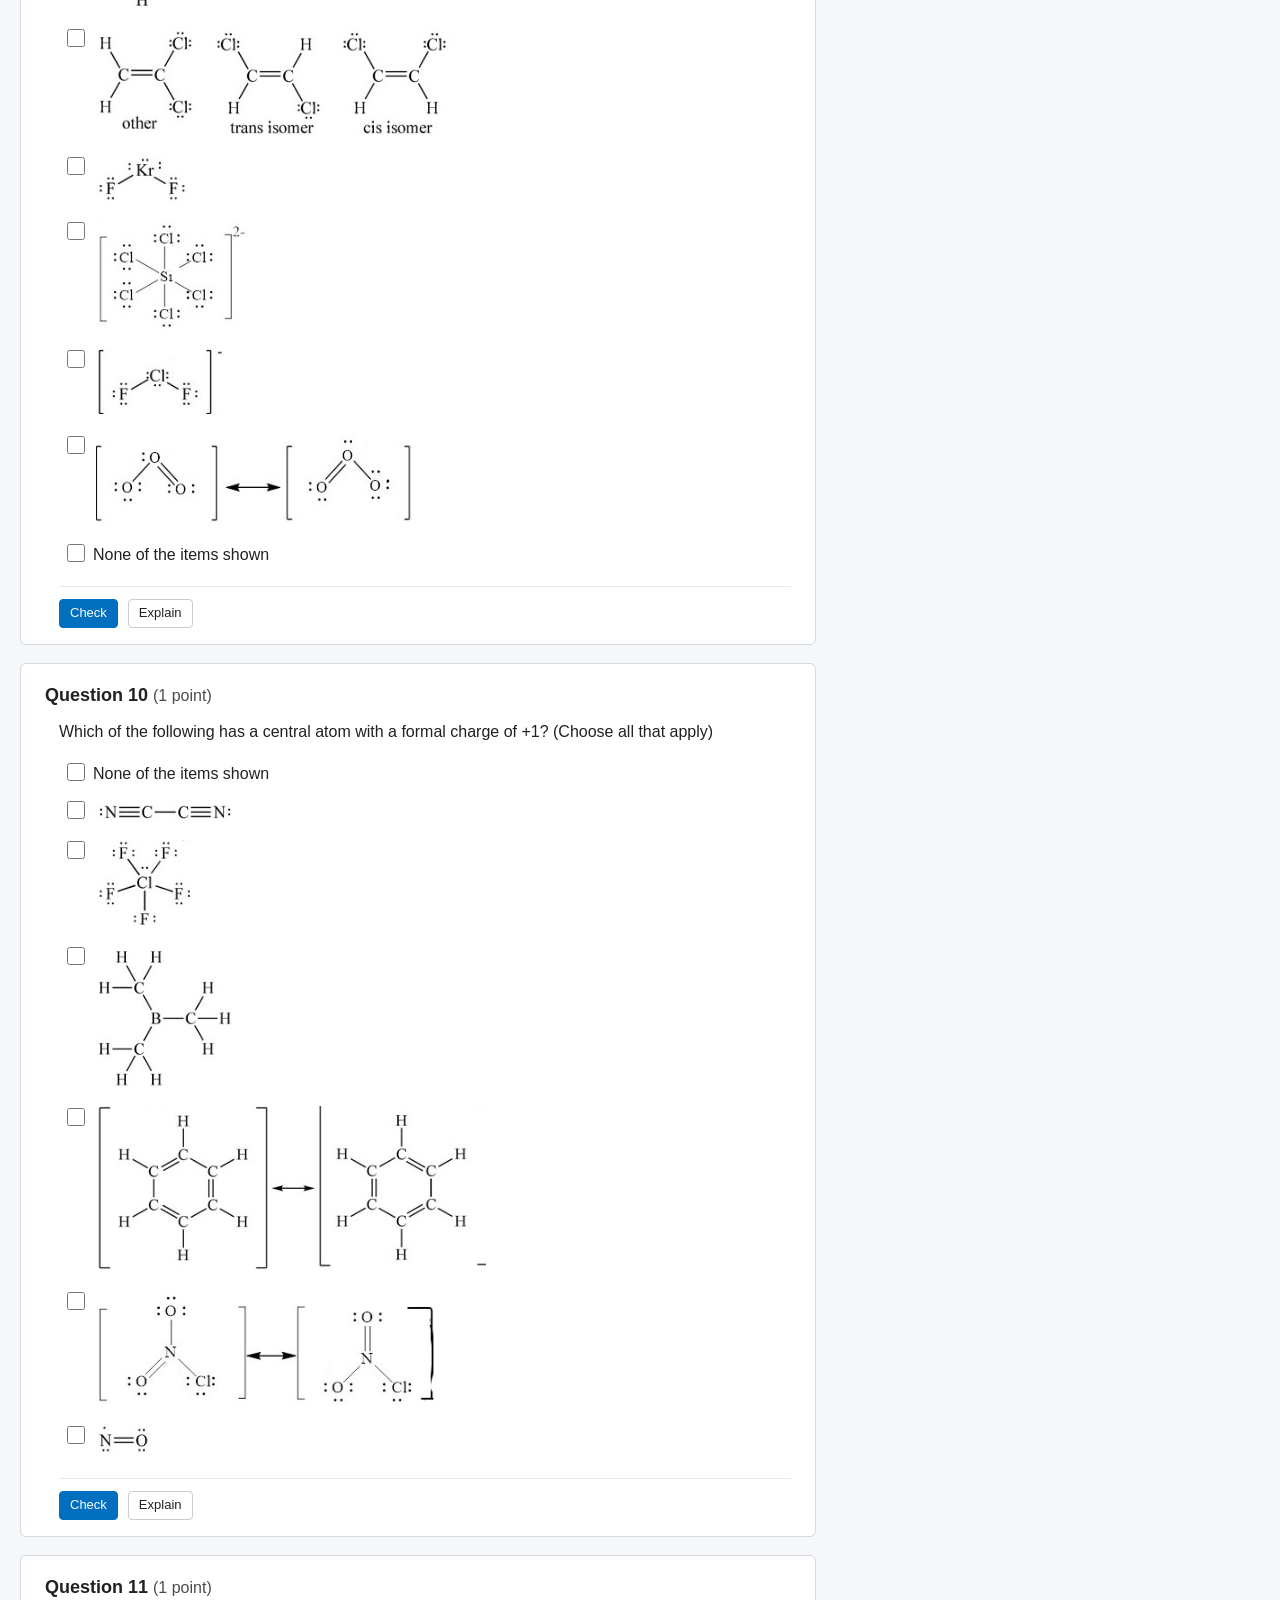
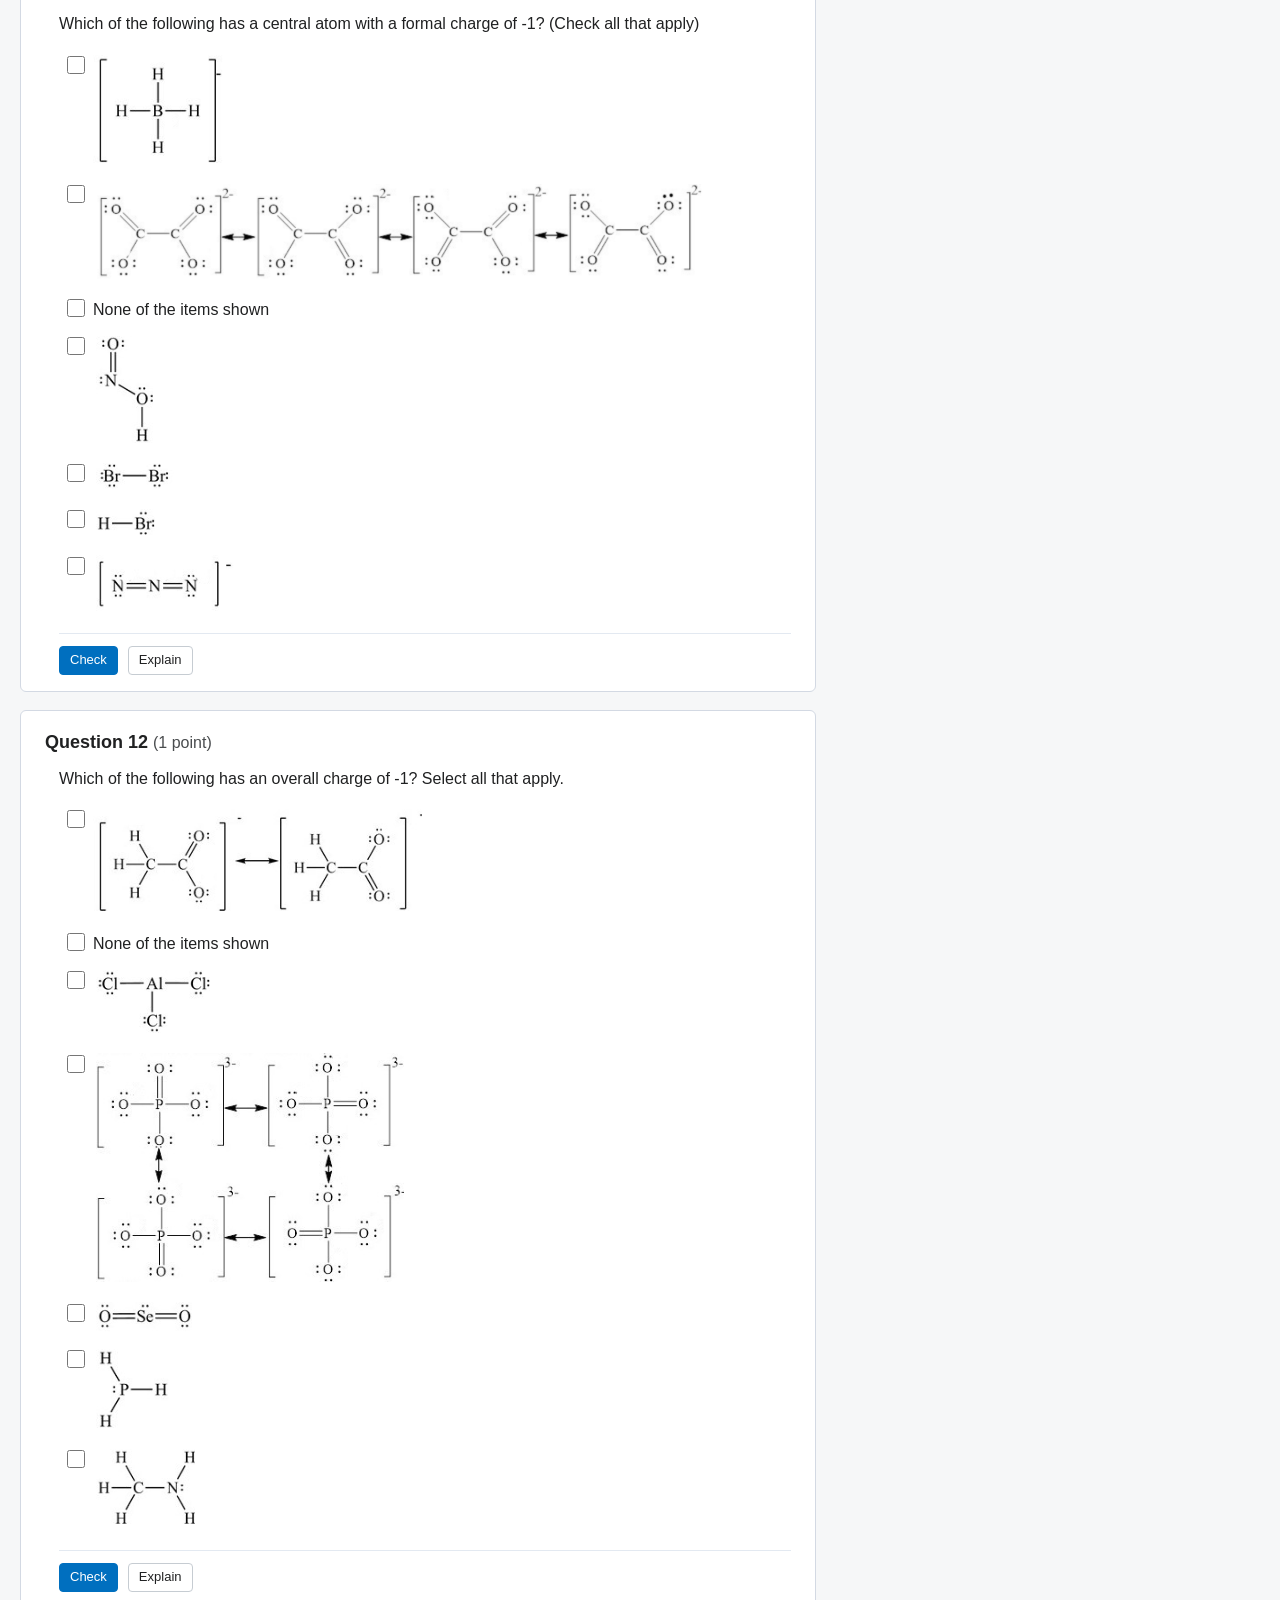
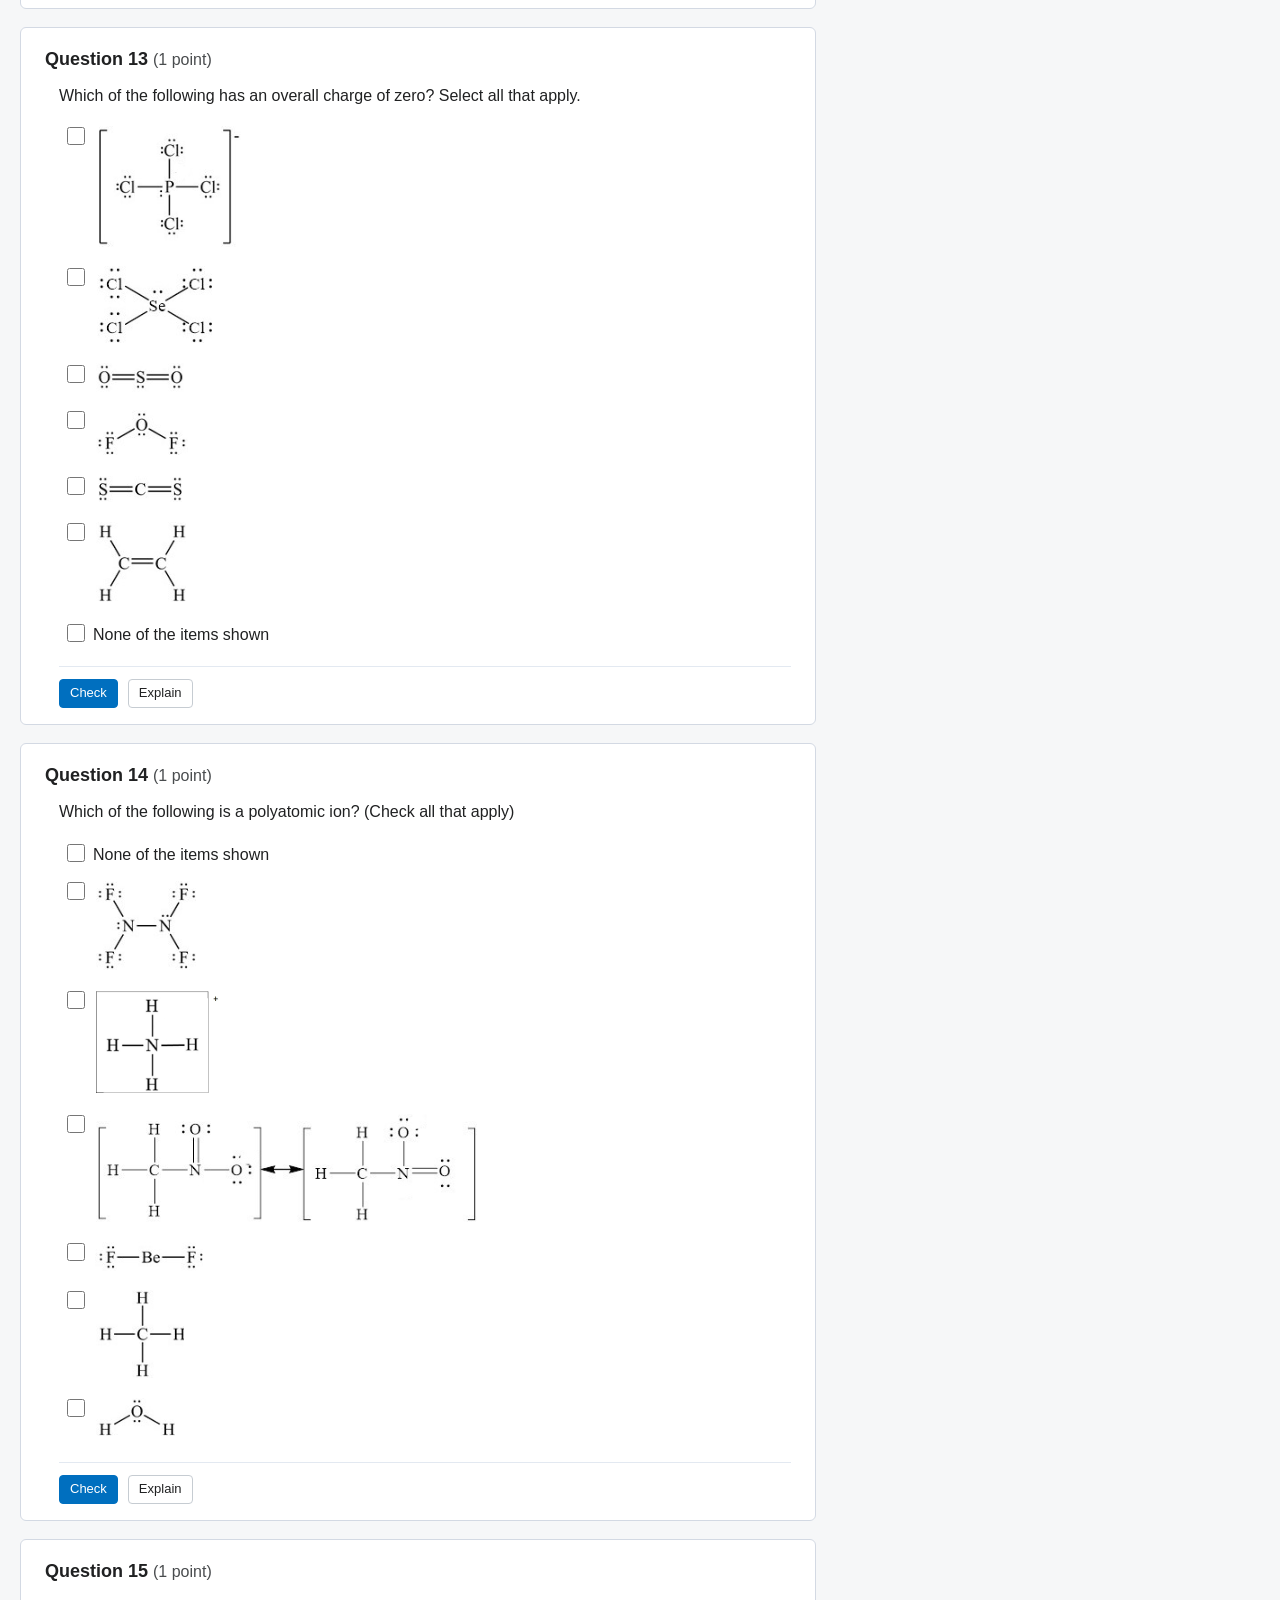
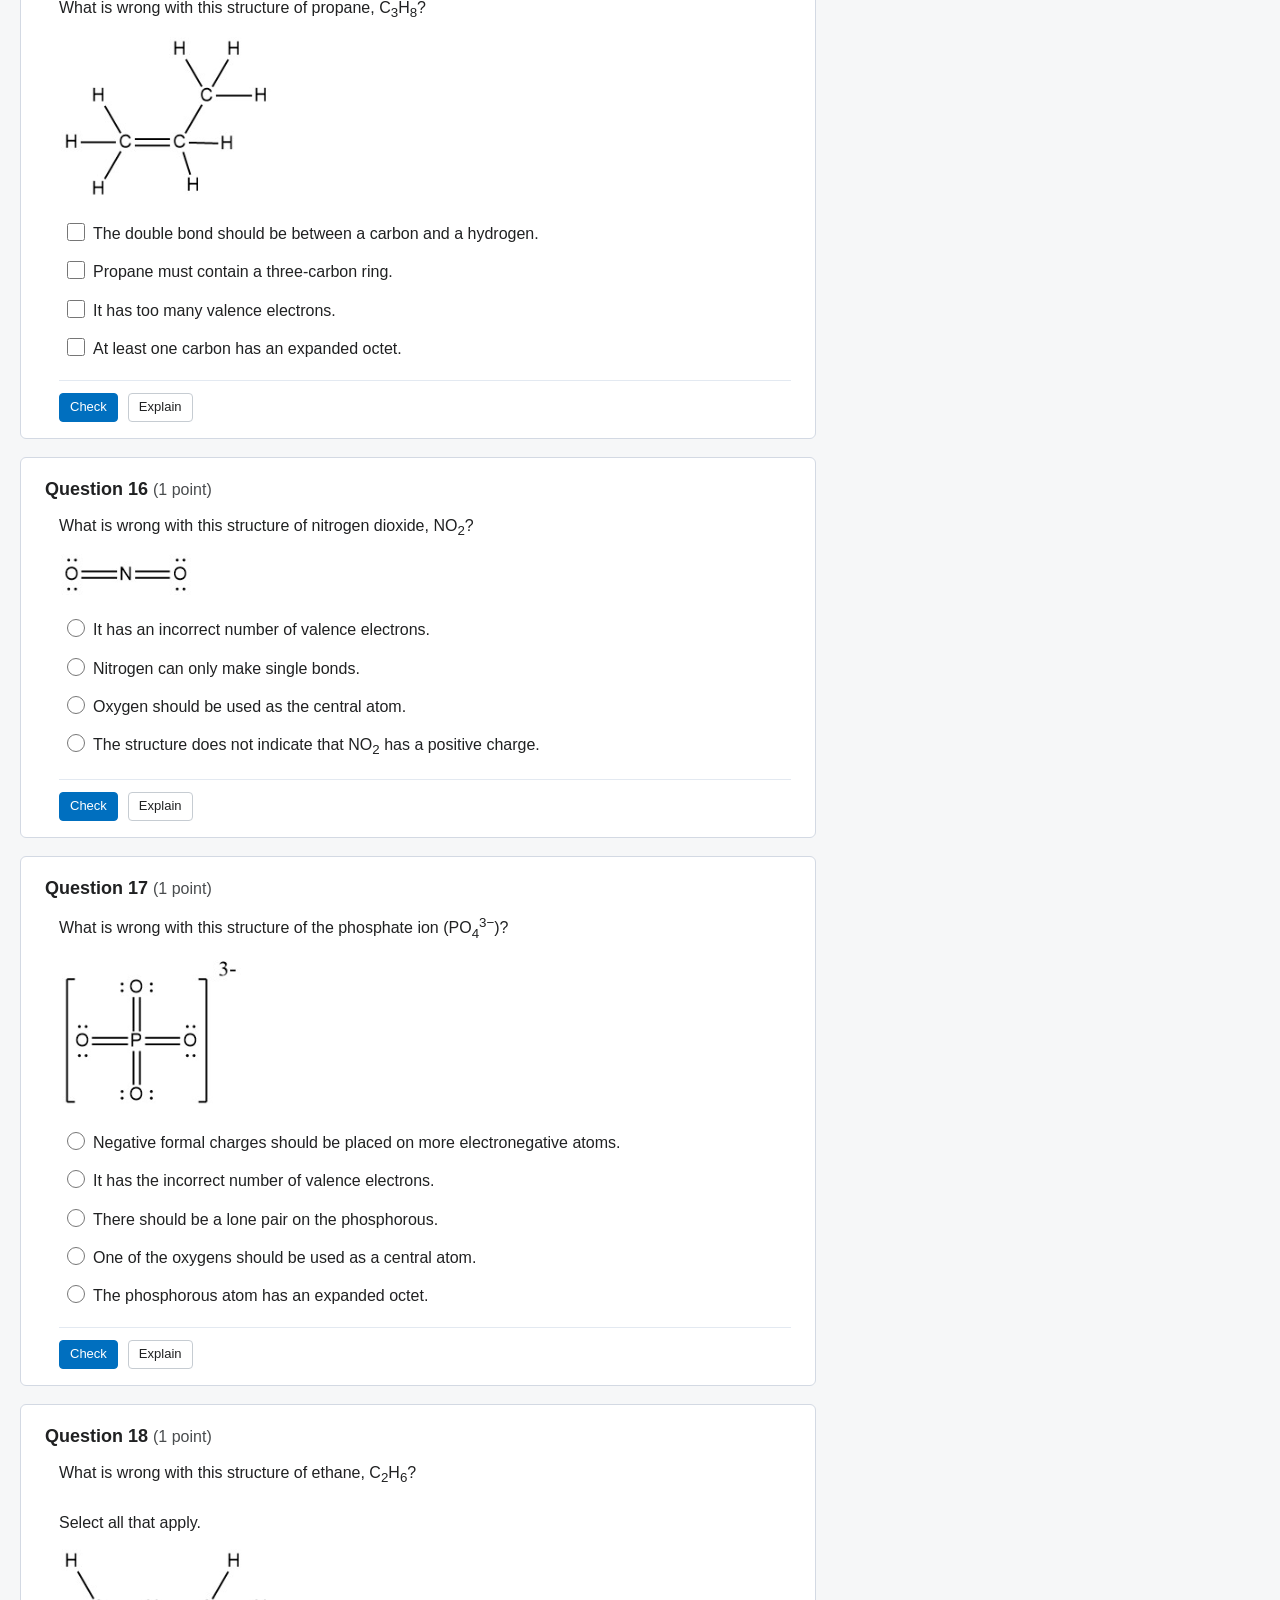
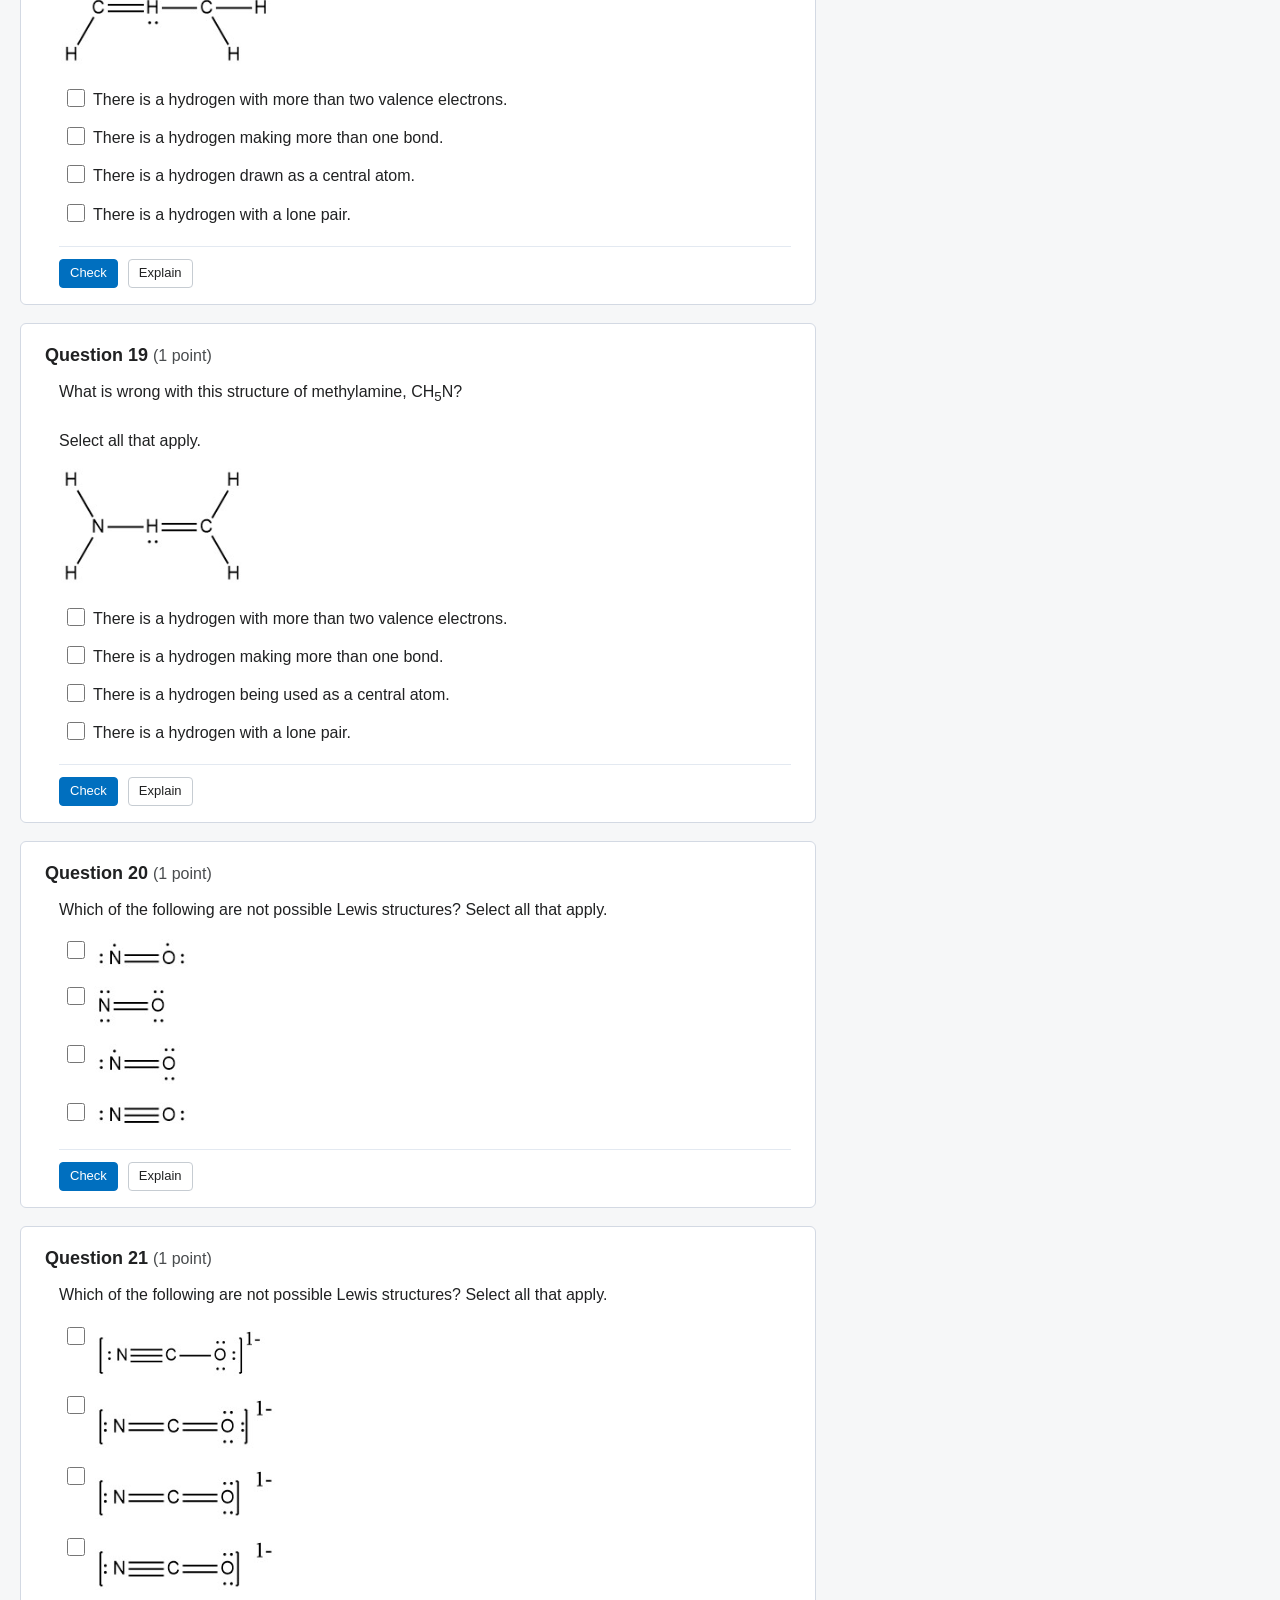
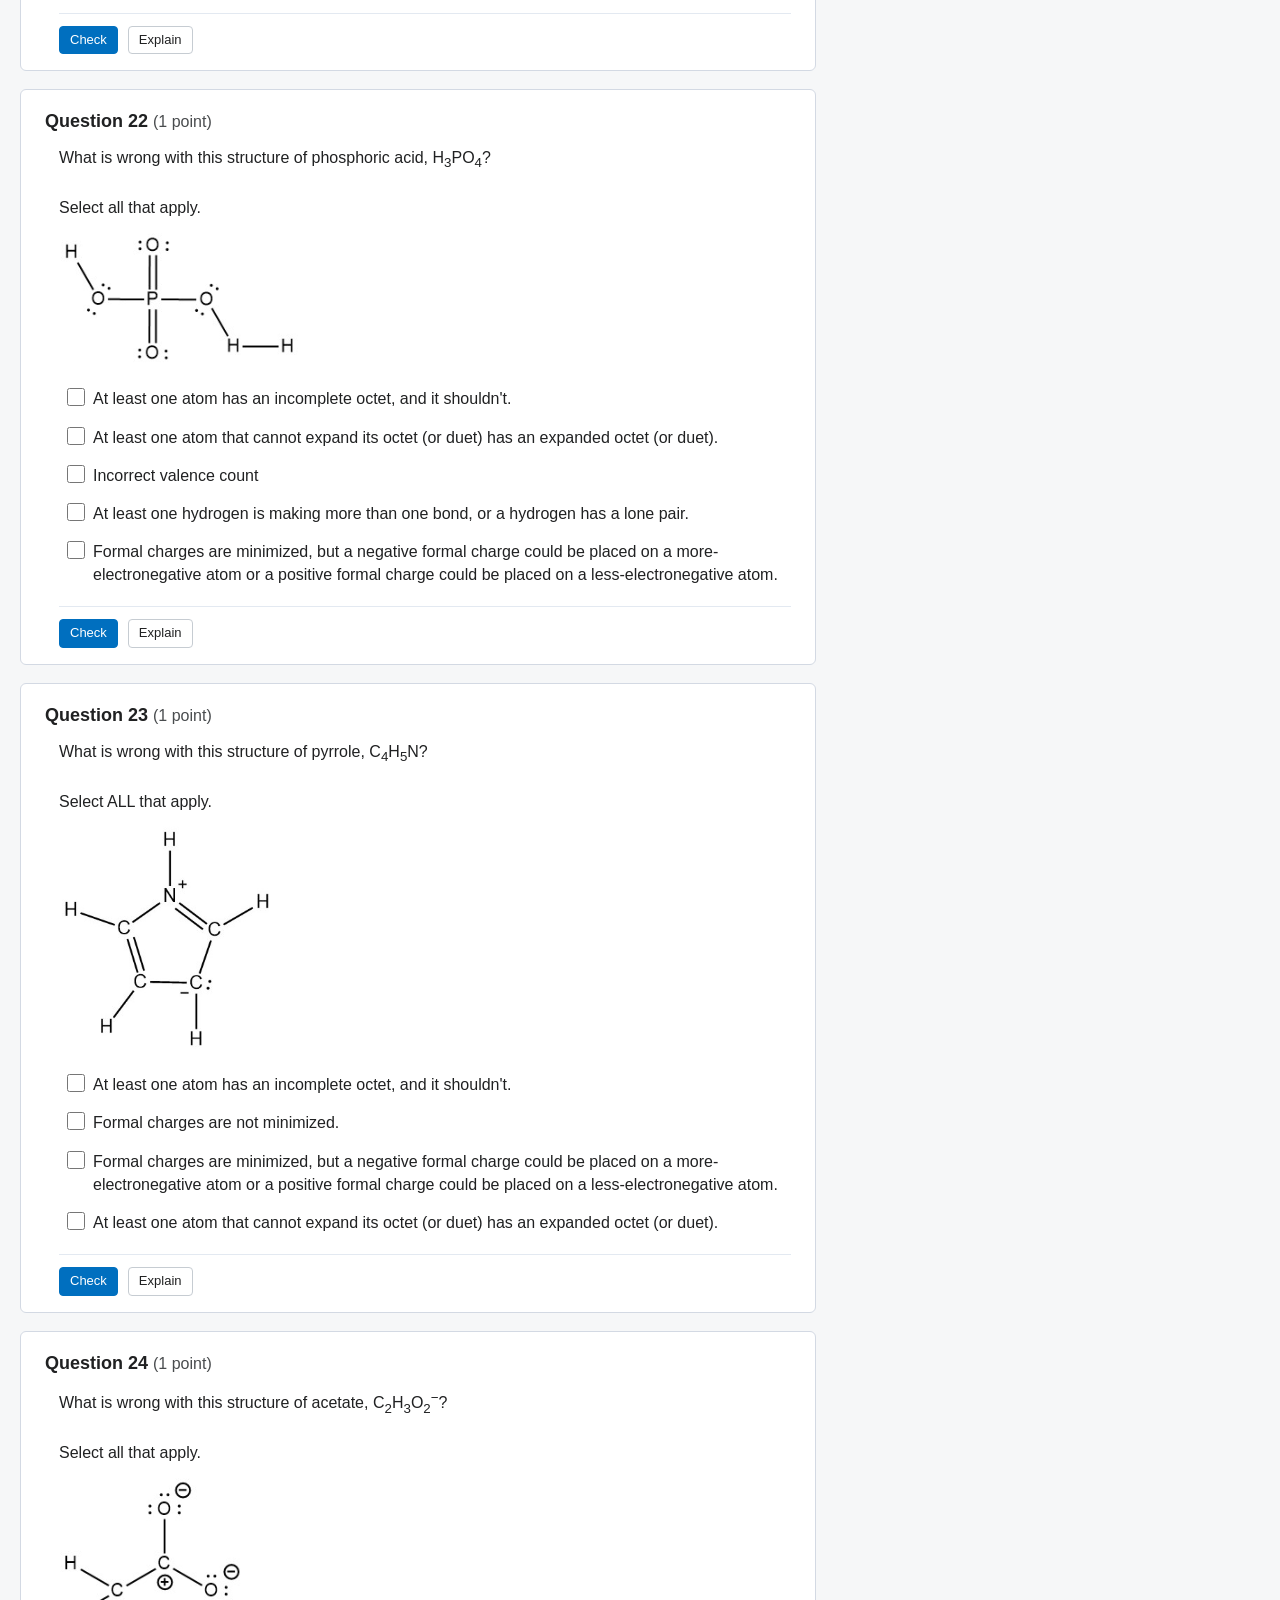
<file: quizzes/quiz01-lewis-structures/index.html>
<!DOCTYPE html>
<html lang="en">
<head>
  <meta charset="utf-8">
  <meta name="viewport" content="width=device-width, initial-scale=1">
  <title>Quiz 1 — Lewis Structures · CHEM 181</title>
  <link rel="icon" type="image/png" sizes="32x32" href="../../assets/img/favicon-32.png">
  <link rel="icon" href="../../assets/img/favicon.ico" sizes="any">
  <link rel="apple-touch-icon" href="../../assets/img/apple-touch-icon.png">
  <link rel="stylesheet" href="../../assets/vendor/katex/katex.min.css">
  <link rel="stylesheet" href="../../assets/css/quiz.css">
</head>
<body>
  <header class="topbar">
    <a class="home-btn" href="../../index.html" title="Back to the study hub"><span aria-hidden="true">⌂</span> Home</a>
    <h1 id="quiz-title">Quiz</h1>
    <div class="progress" aria-label="Progress">
      <div class="bar"><span id="prog-bar"></span></div>
      <span id="prog-text">0 answered</span>
    </div>
    <div class="spacer"></div>
    <span class="scorebox" id="scorebox" aria-live="polite">Not graded</span>
    <button class="btn primary" id="btn-grade" type="button">Grade all</button>
    <button class="btn" id="btn-reset" type="button">Reset</button>
    <button class="btn panel-toggle" id="btn-panel" type="button">Explanations</button>
  </header>

  <main class="layout">
    <section class="quiz" id="quiz" aria-label="Questions"></section>

    <aside class="panel" id="panel" aria-label="Explanations">
      <div class="panel-head">
        <div class="row">
          <h3>Explanations</h3>
          <button class="btn small panel-toggle" id="btn-close-panel" type="button">Close</button>
        </div>
        <div class="qmap" id="qmap" aria-label="Question map"></div>
        <div class="legend">
          <span><i style="background:#fff"></i>unanswered</span>
          <span><i style="background:#eef3f8"></i>answered</span>
          <span><i style="background:#e9f6ec"></i>correct</span>
          <span><i style="background:#fff6e0"></i>partial</span>
          <span><i style="background:#fdeceb"></i>incorrect</span>
        </div>
      </div>
      <div class="panel-body" id="panel-body" aria-live="polite"></div>
    </aside>
  </main>

  <script src="../../assets/vendor/katex/katex.min.js"></script>
  <script src="../../assets/vendor/katex/contrib/mhchem.min.js"></script>
  <script src="../../assets/vendor/katex/contrib/auto-render.min.js"></script>
  <script src="data.js"></script>
  <script src="../../assets/js/quiz-engine.js"></script>
</body>
</html>
</file>
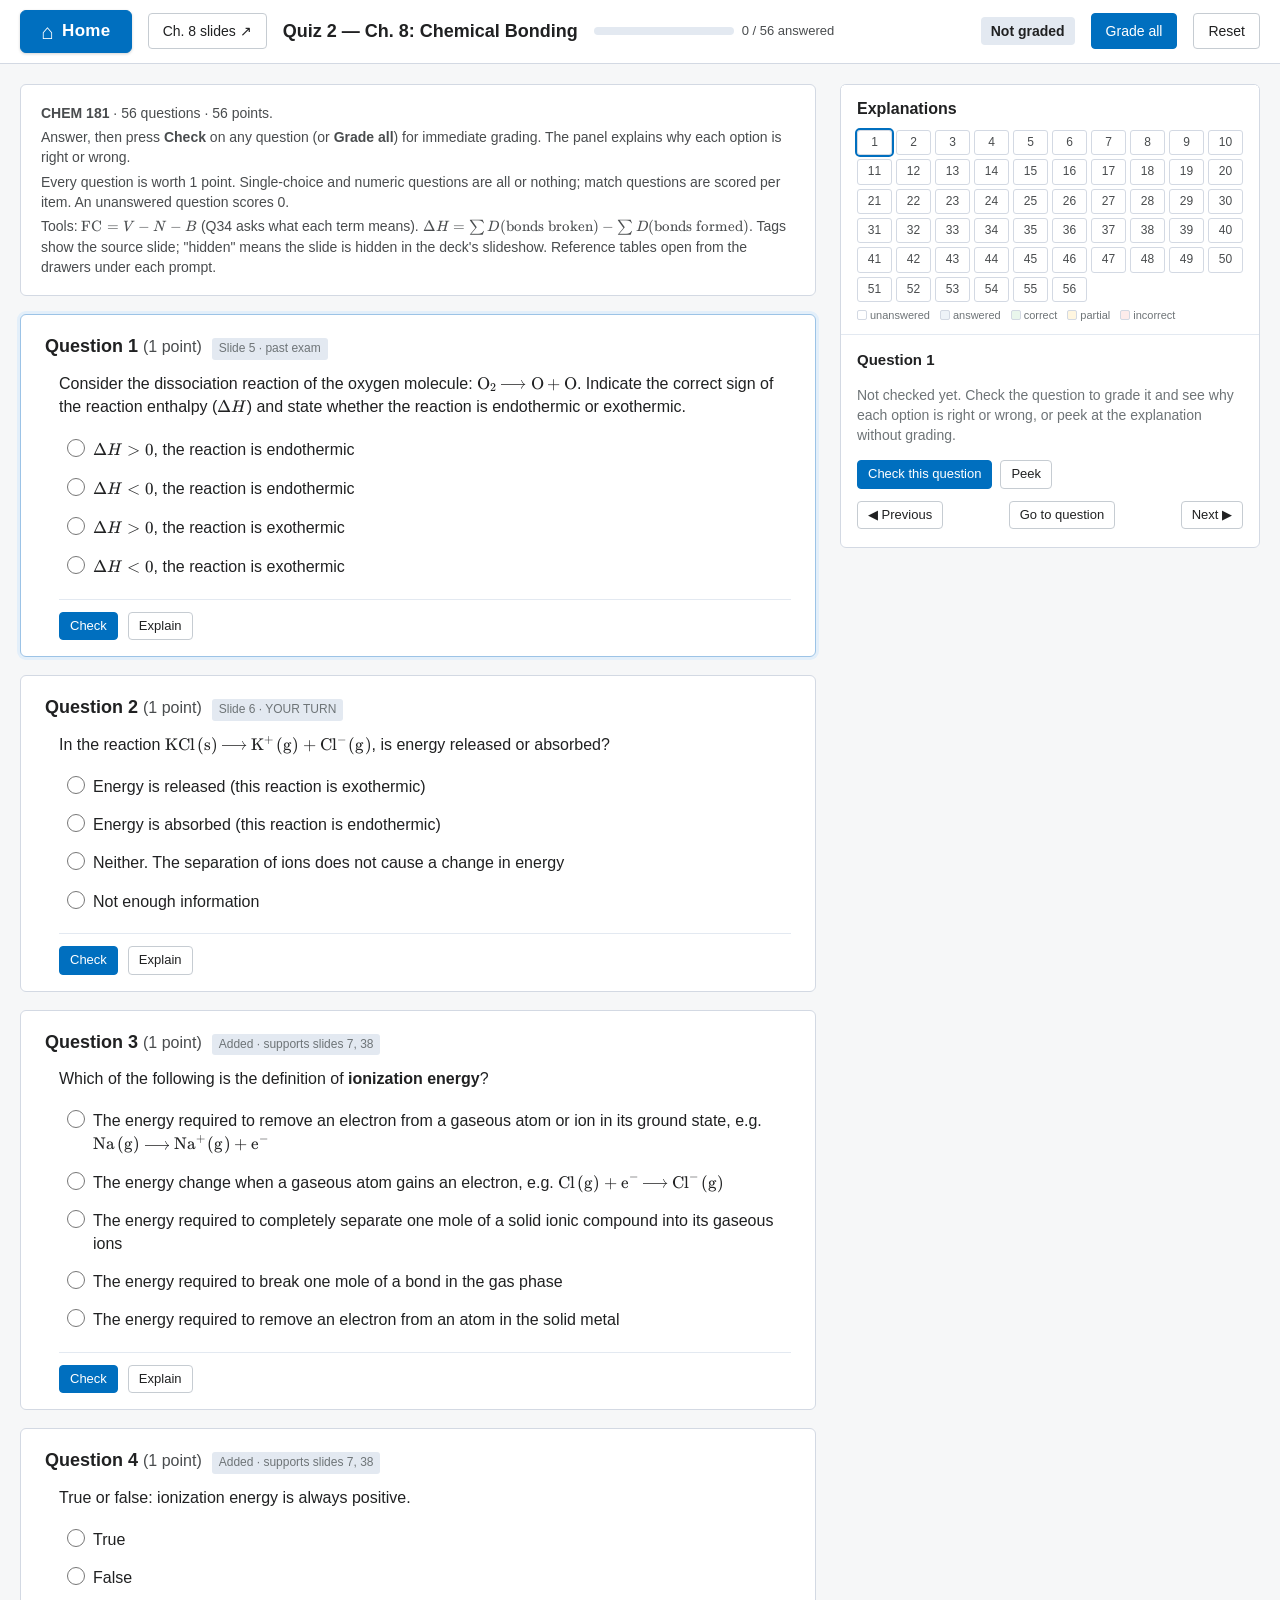
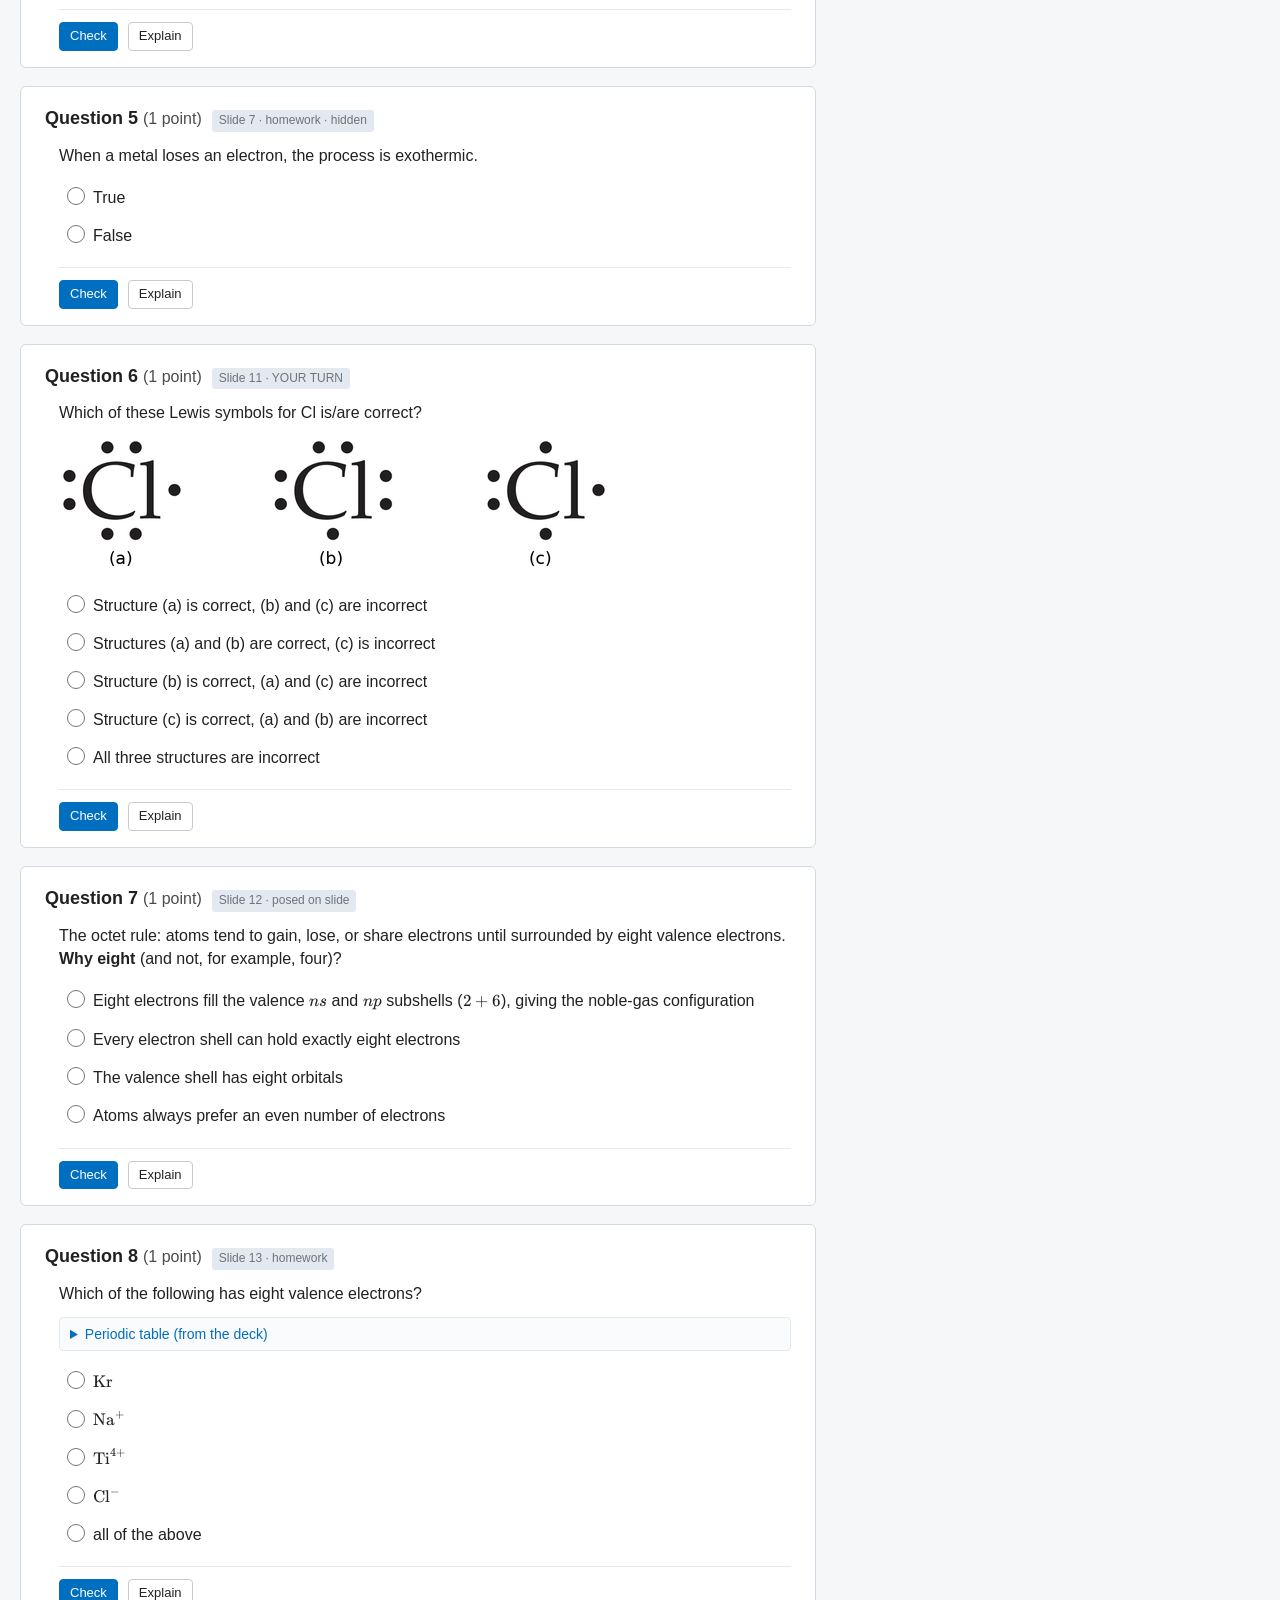
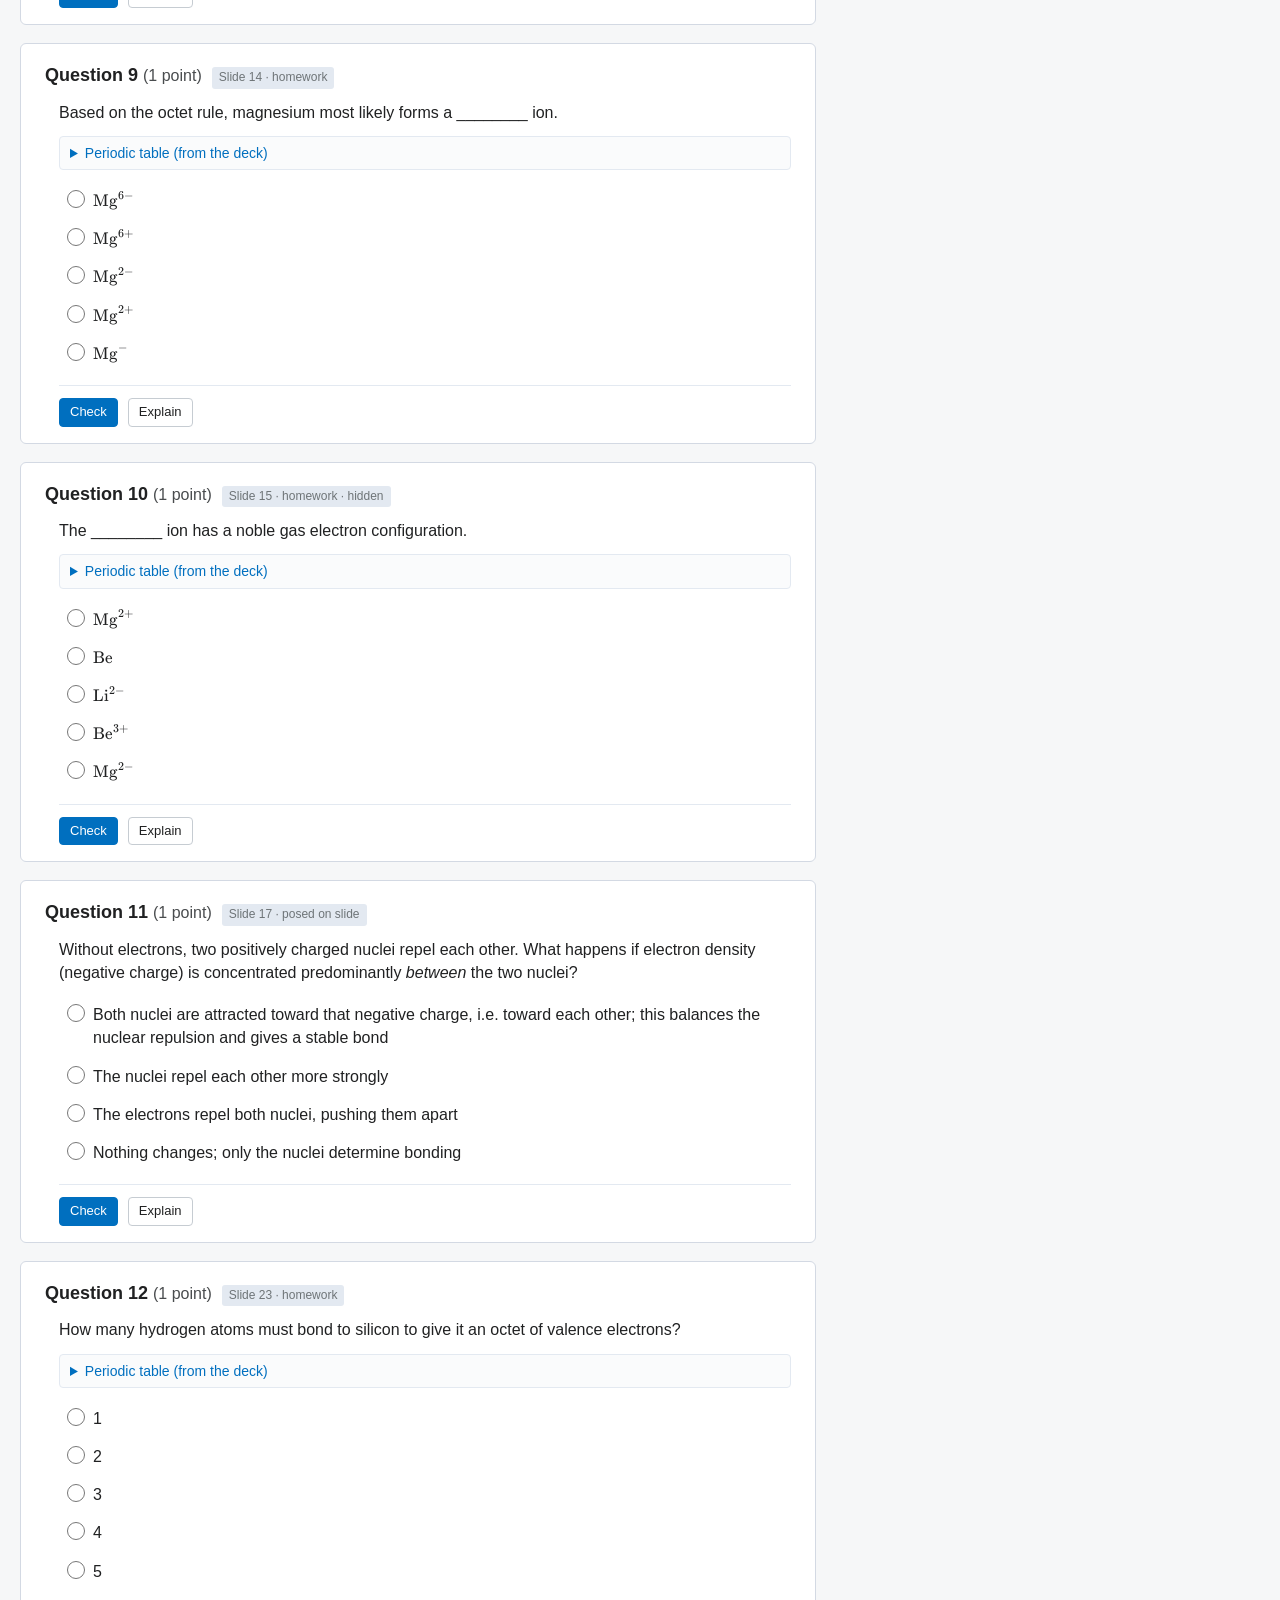
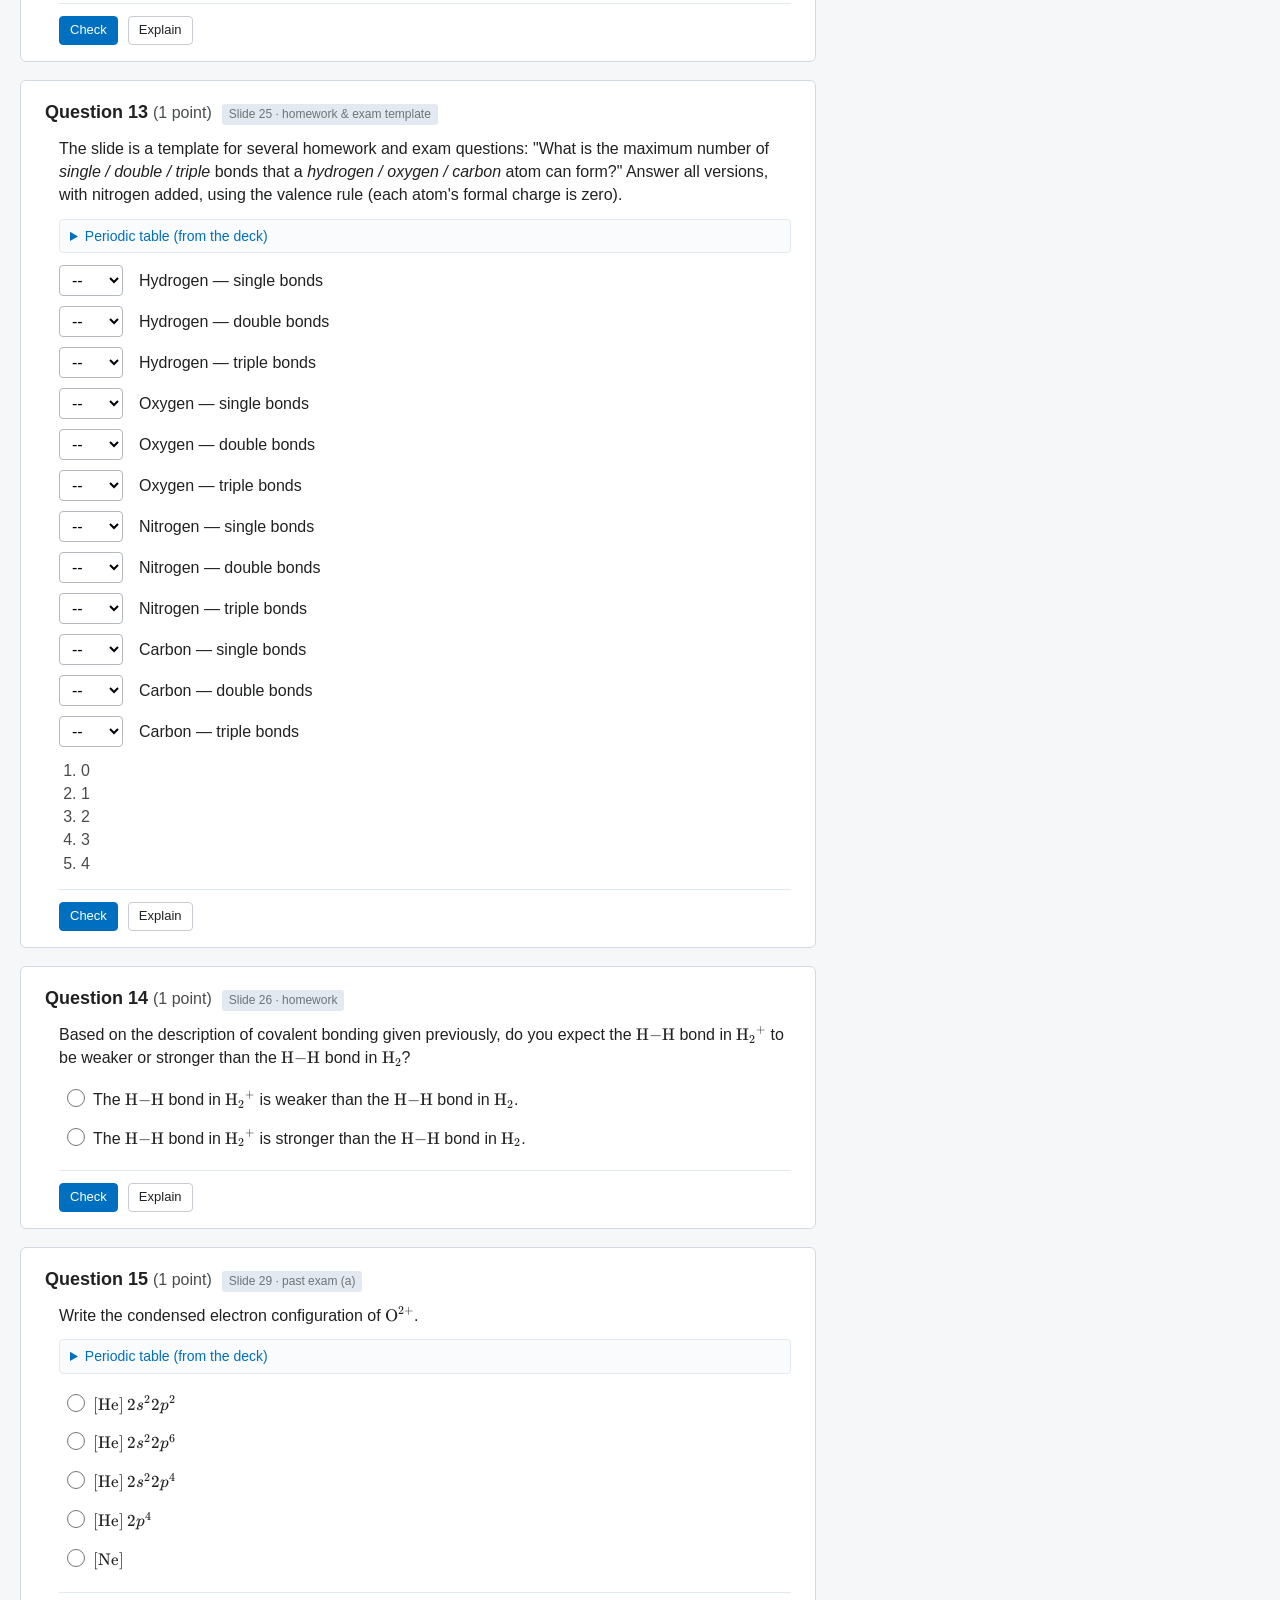
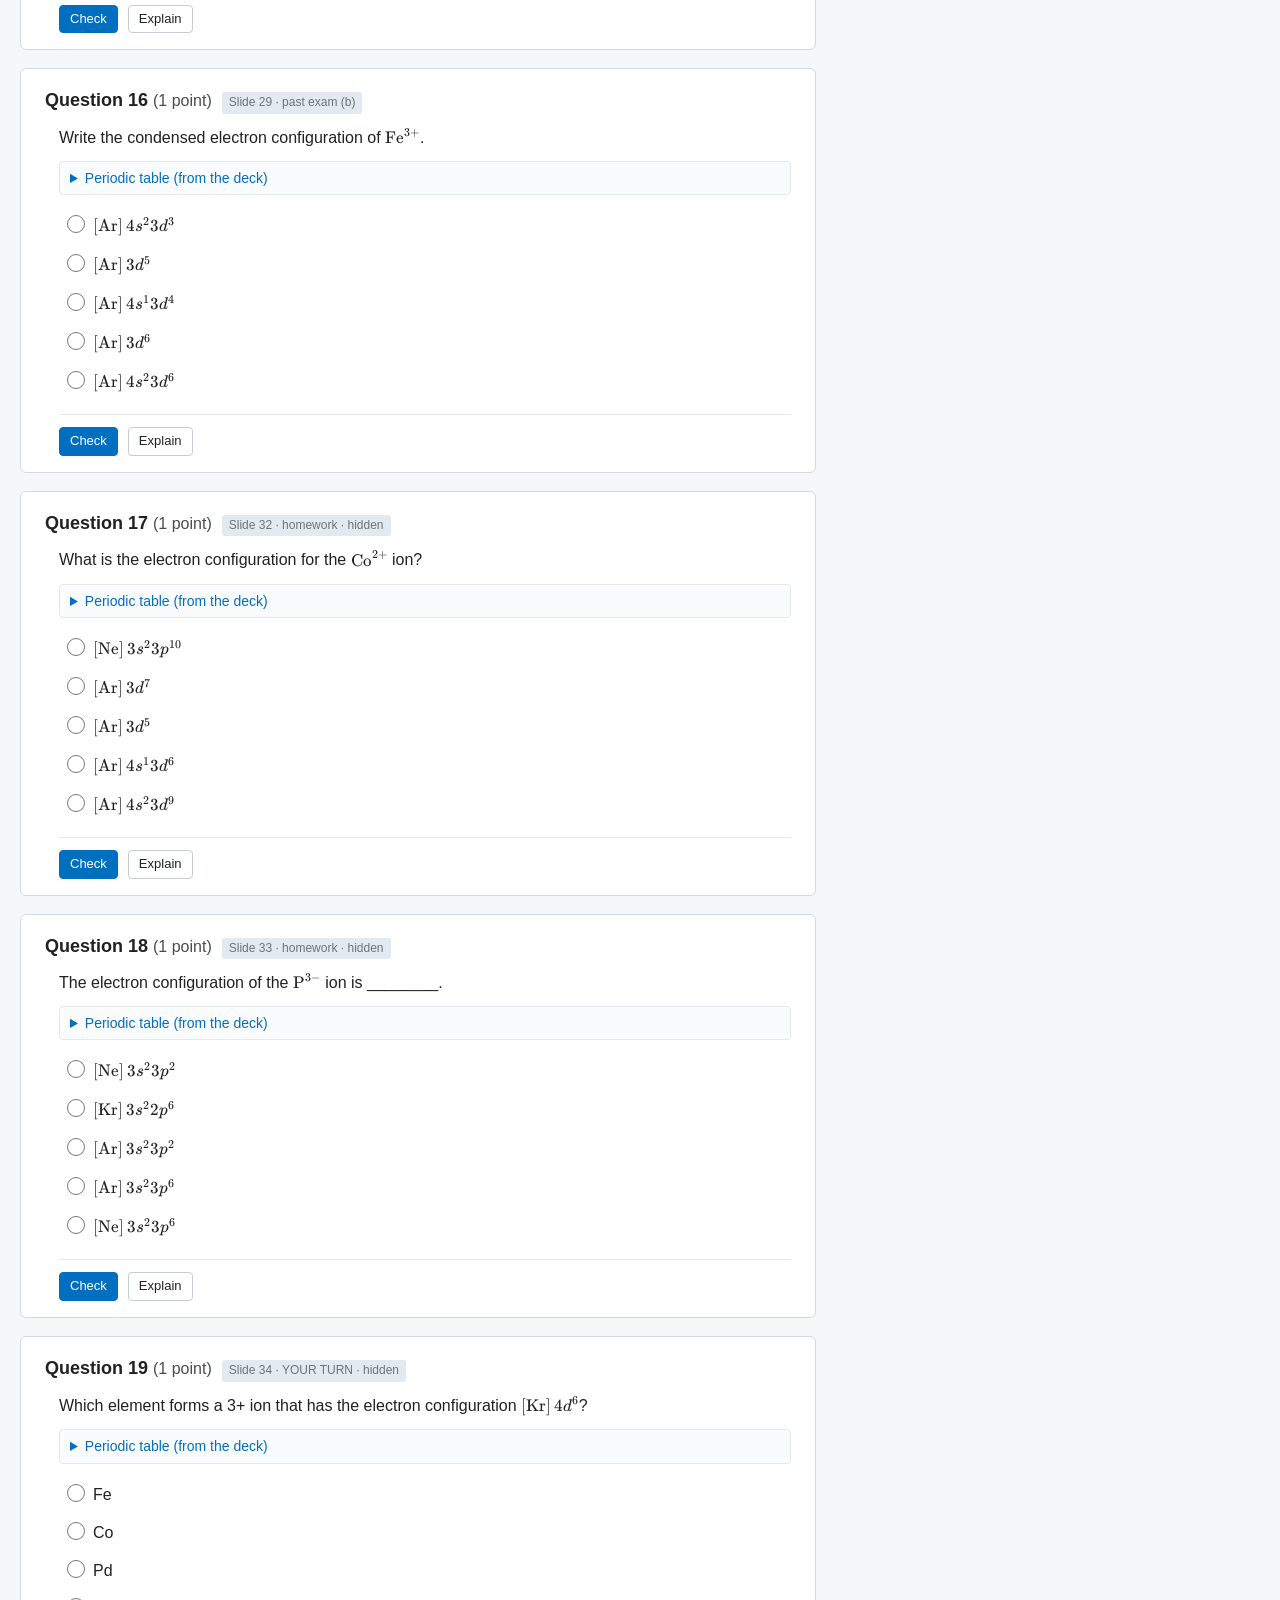
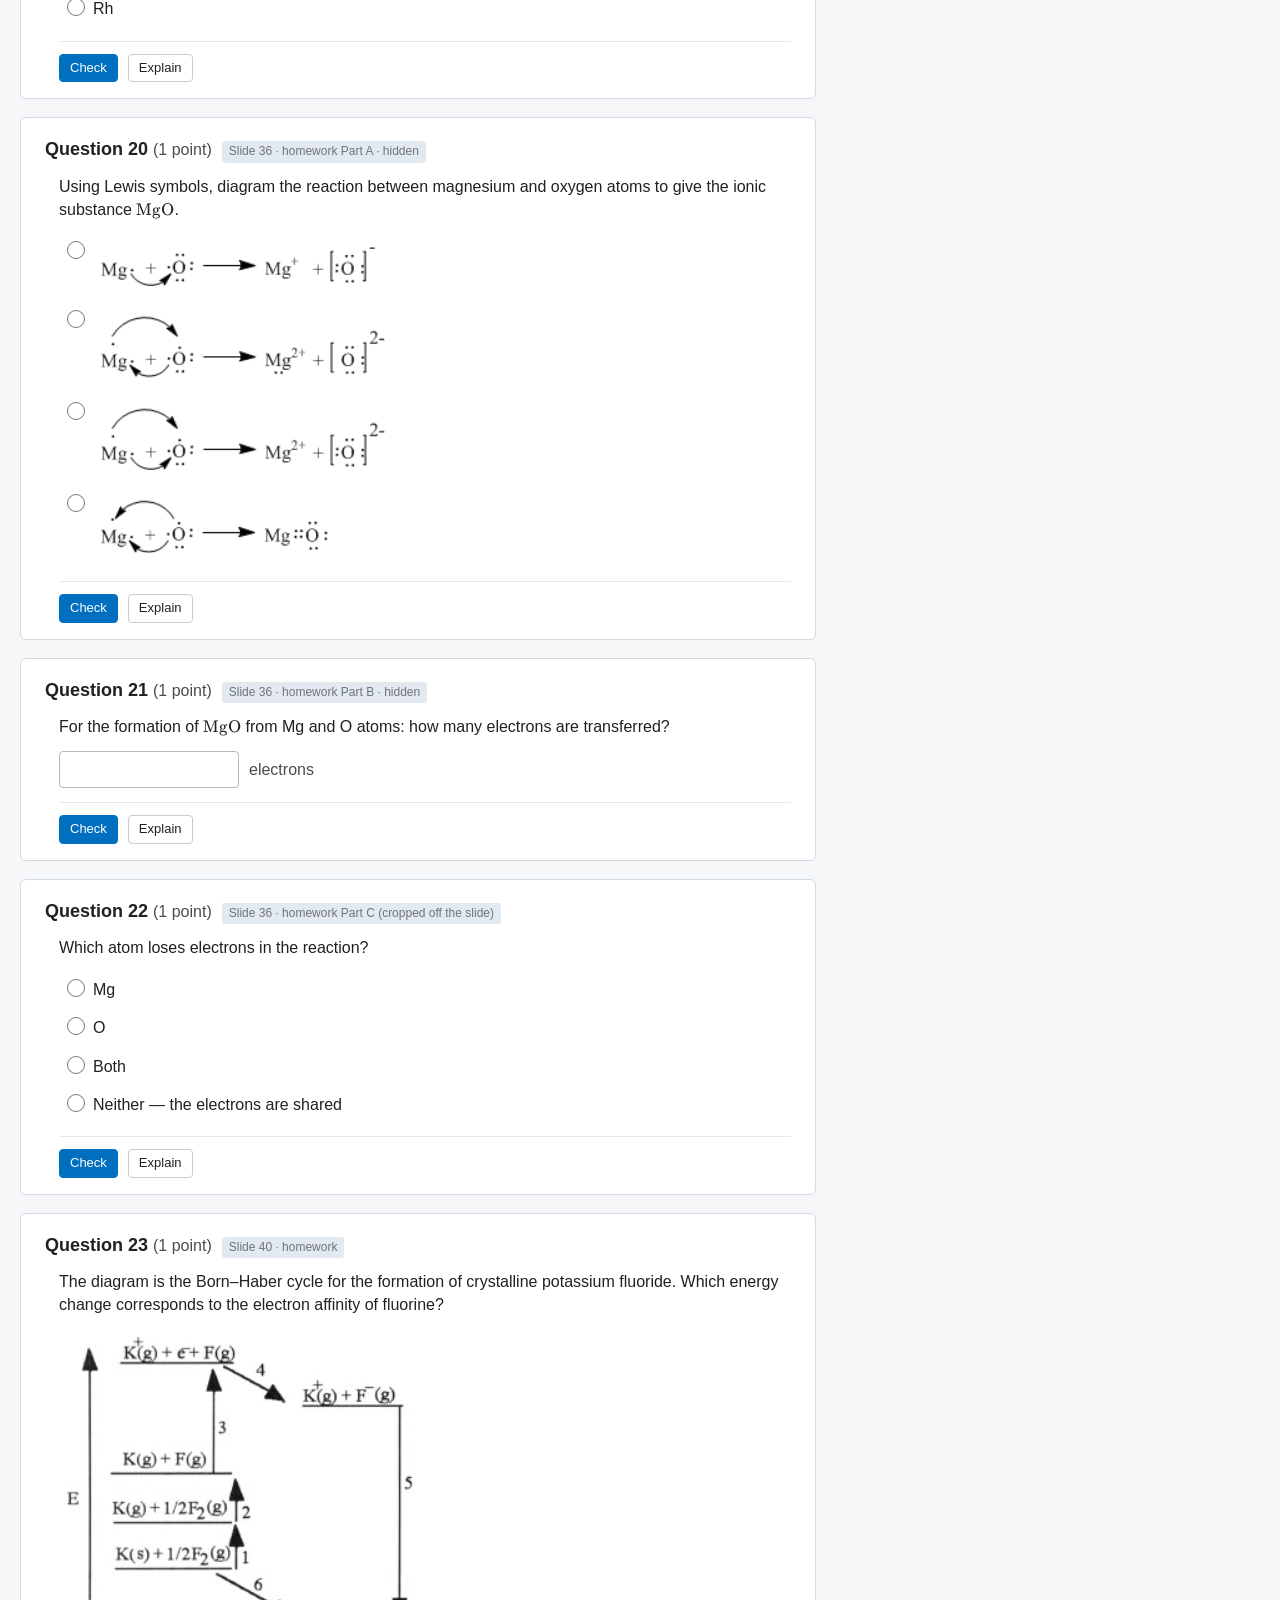
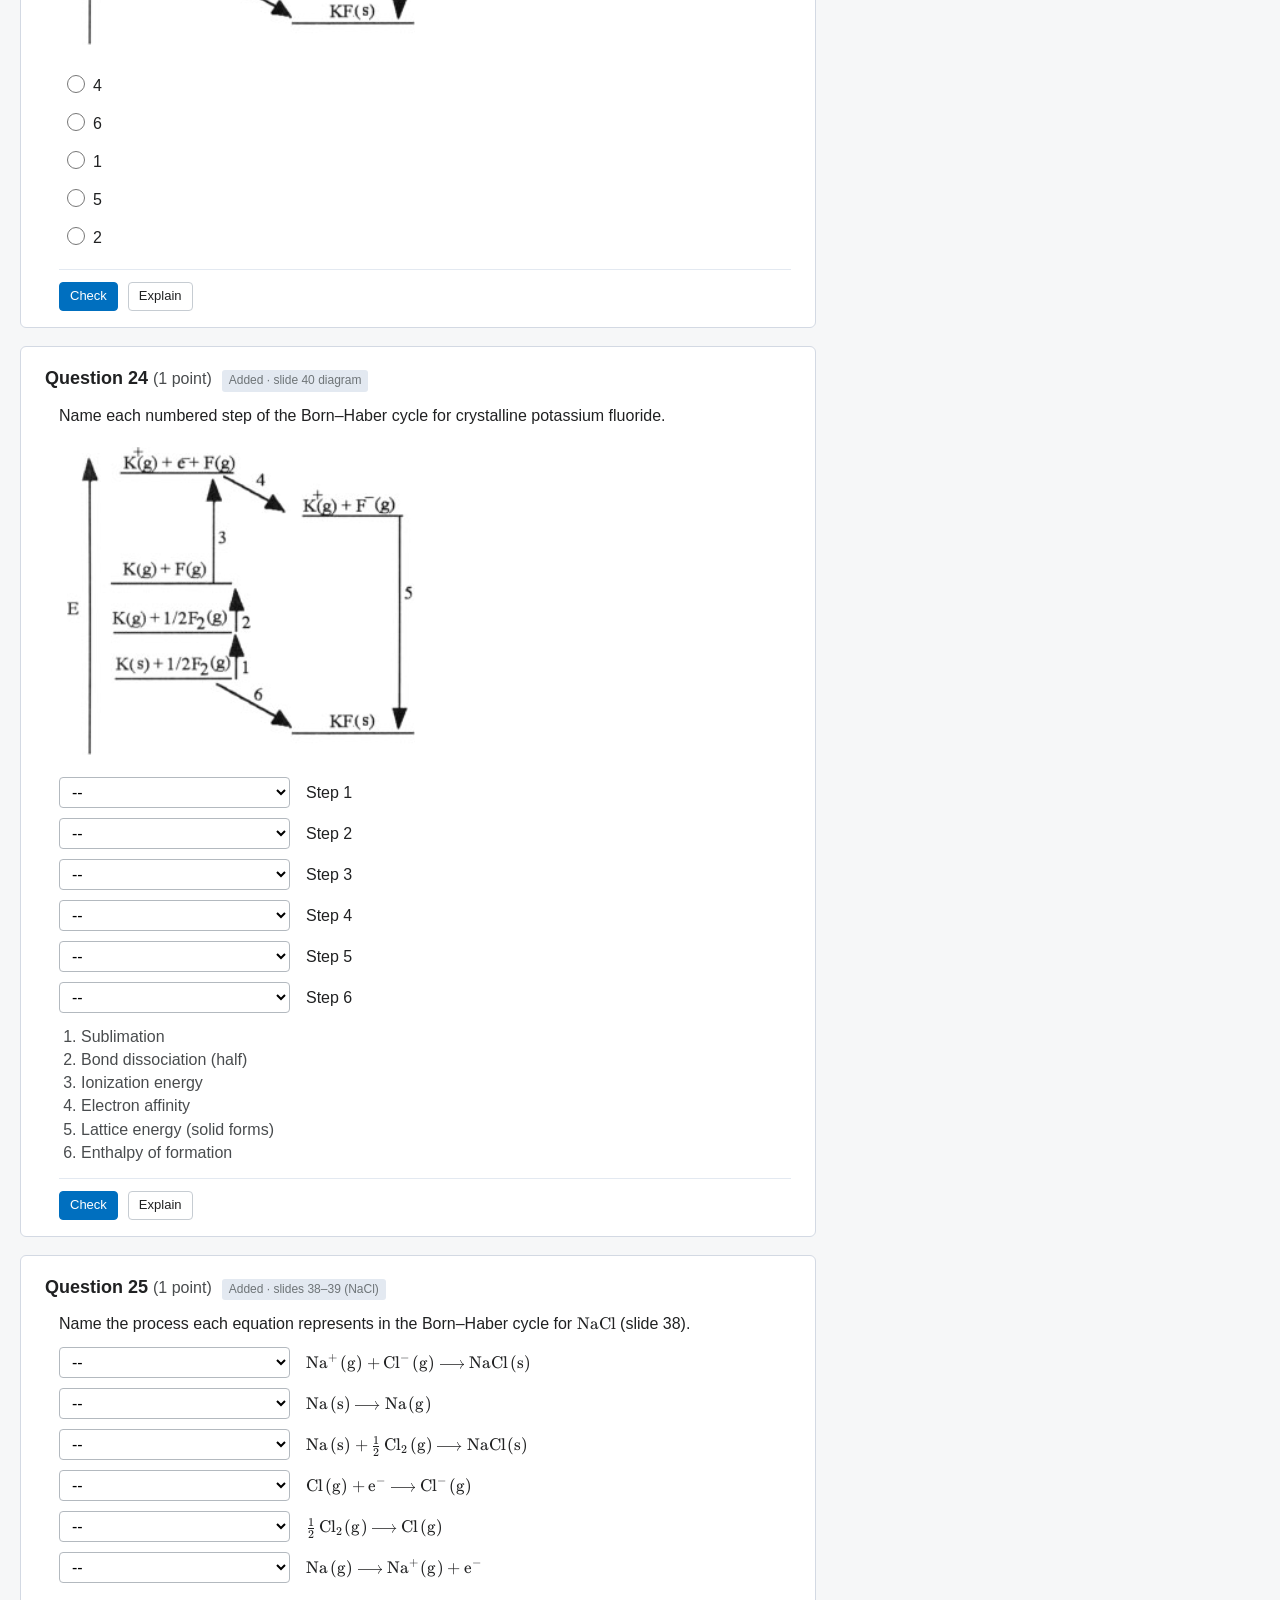
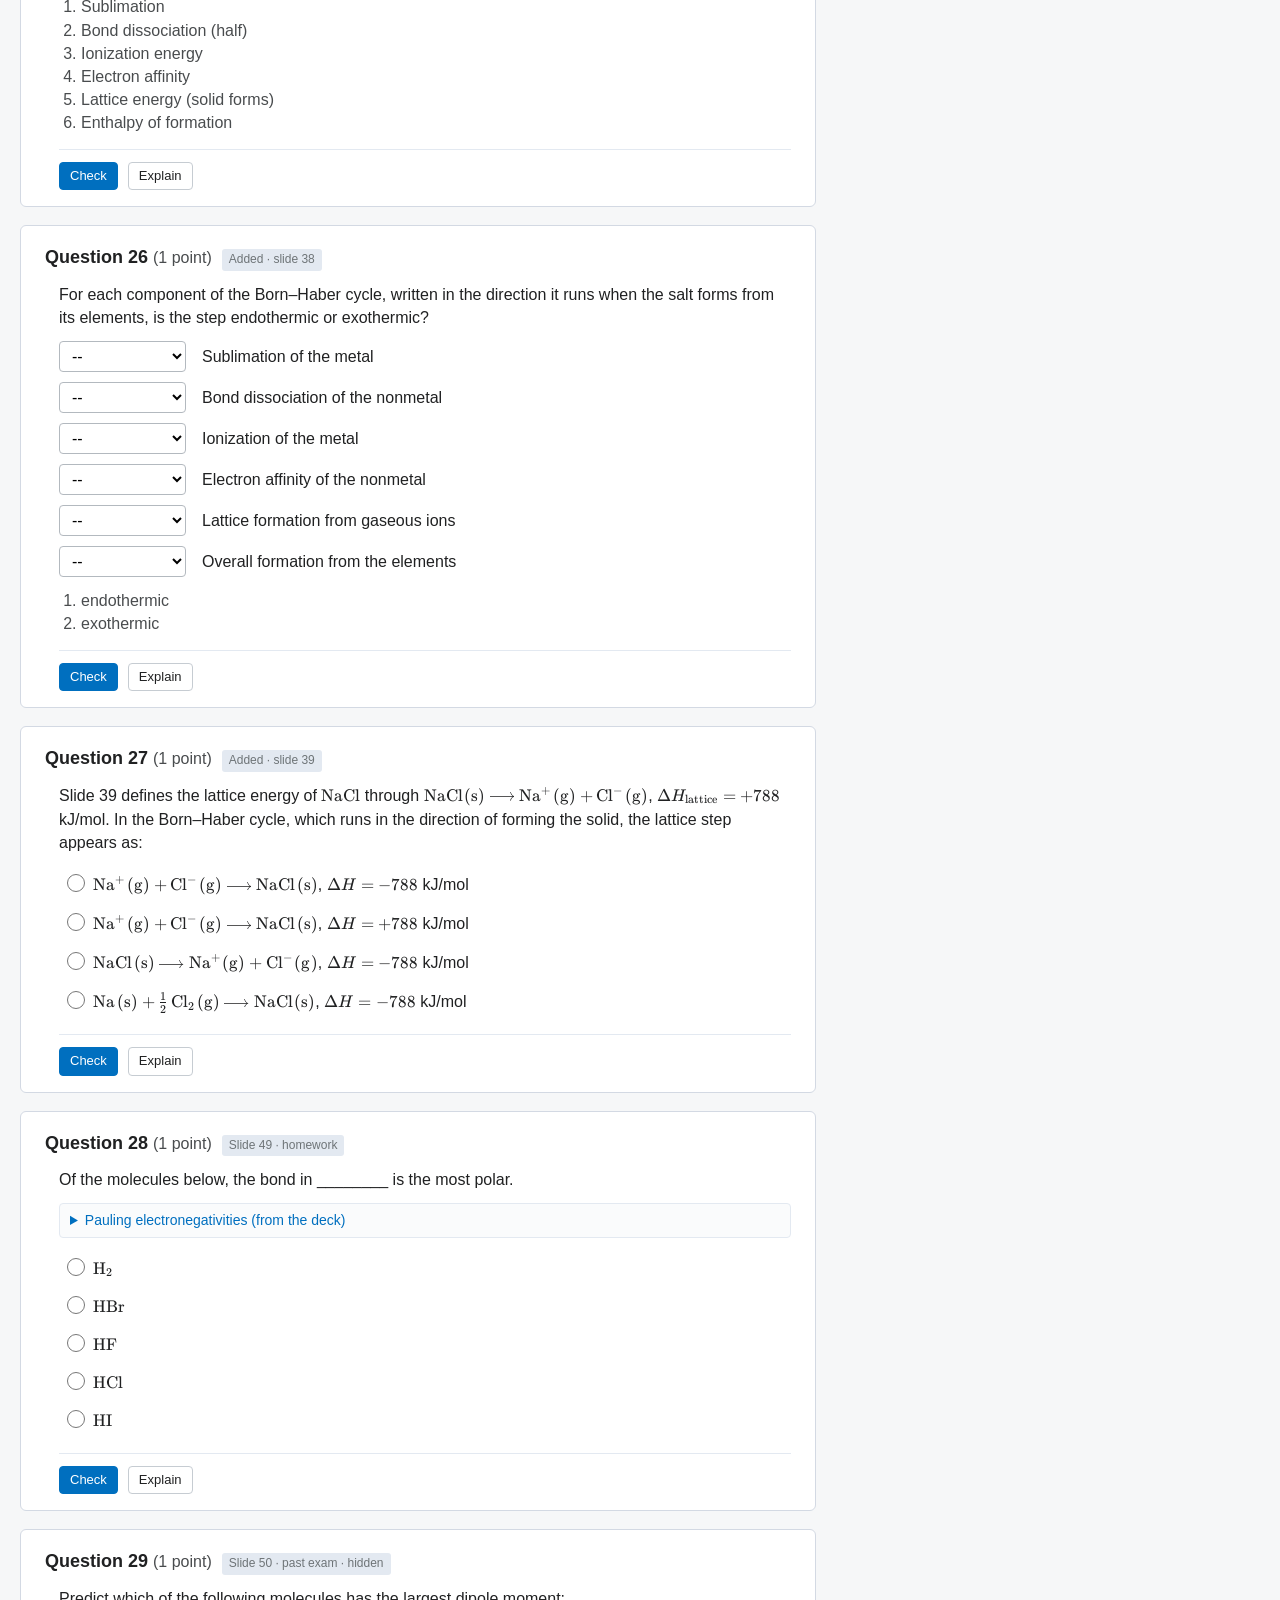
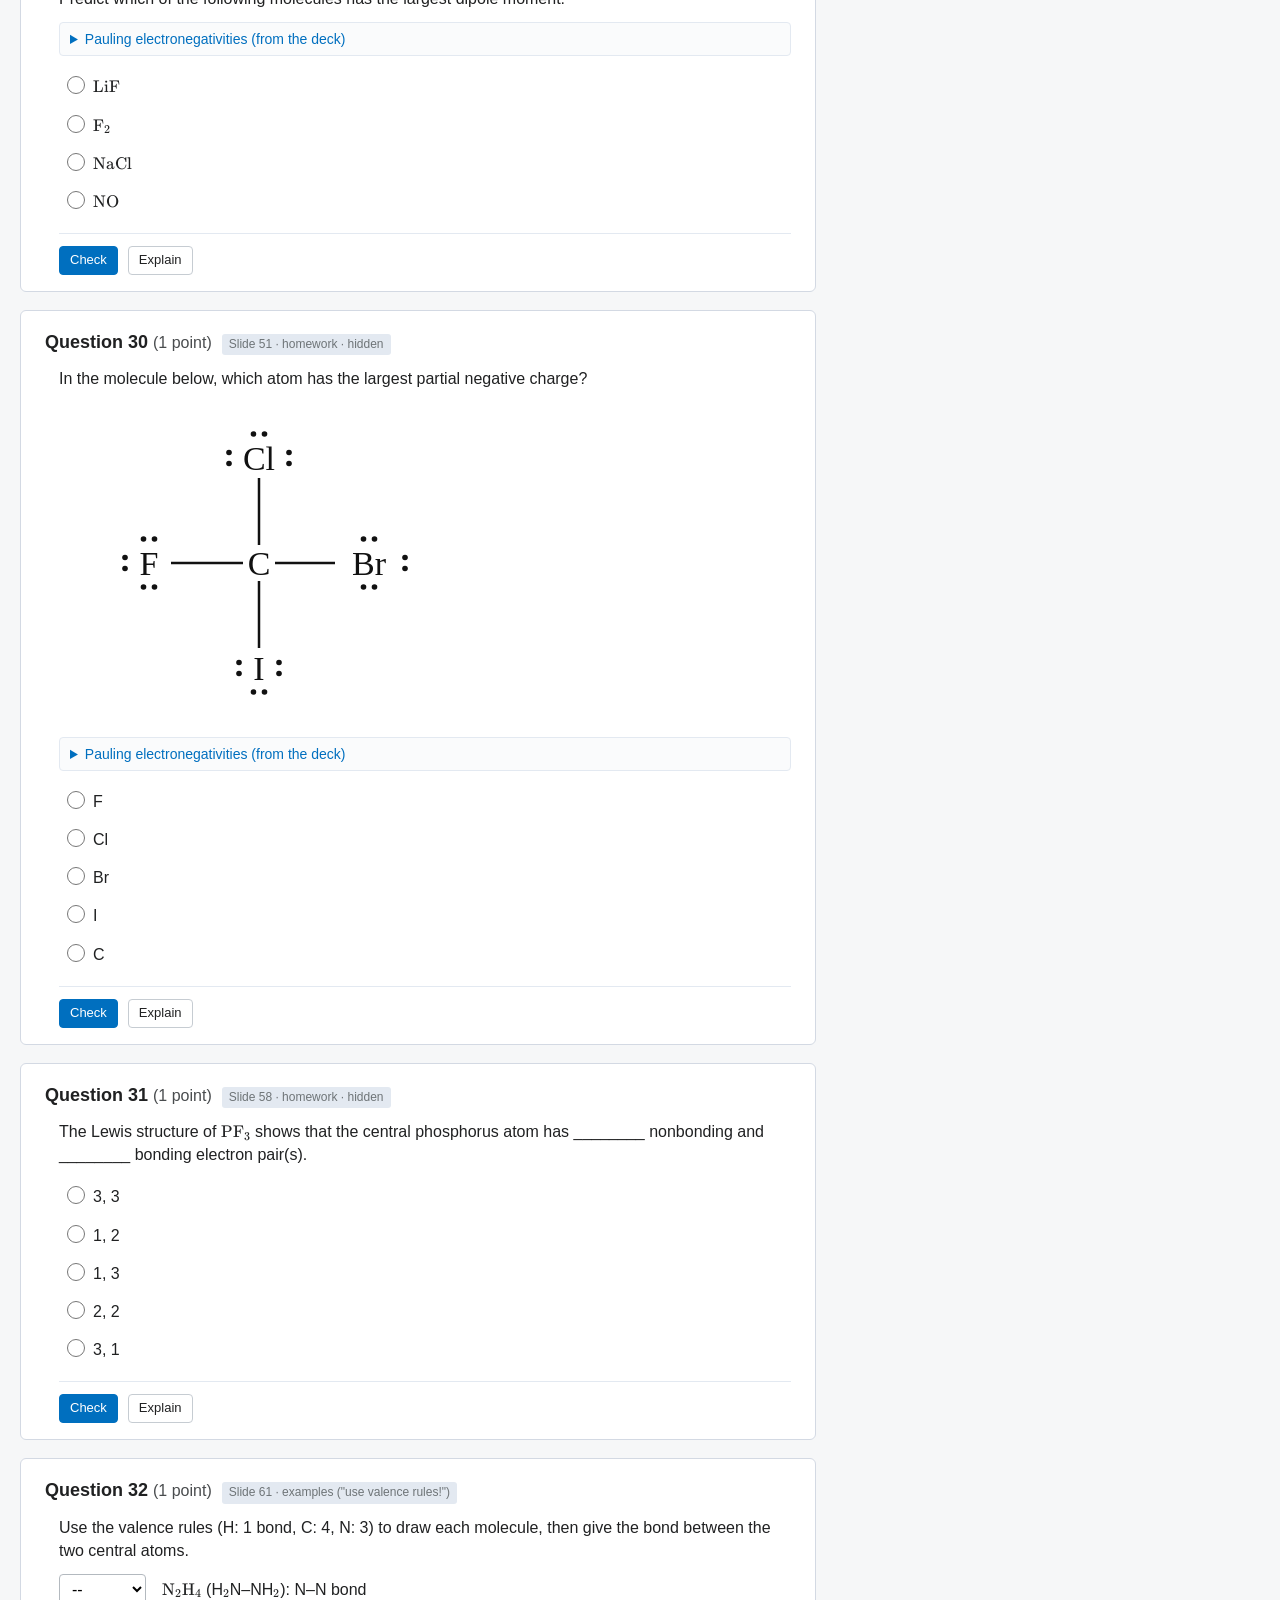
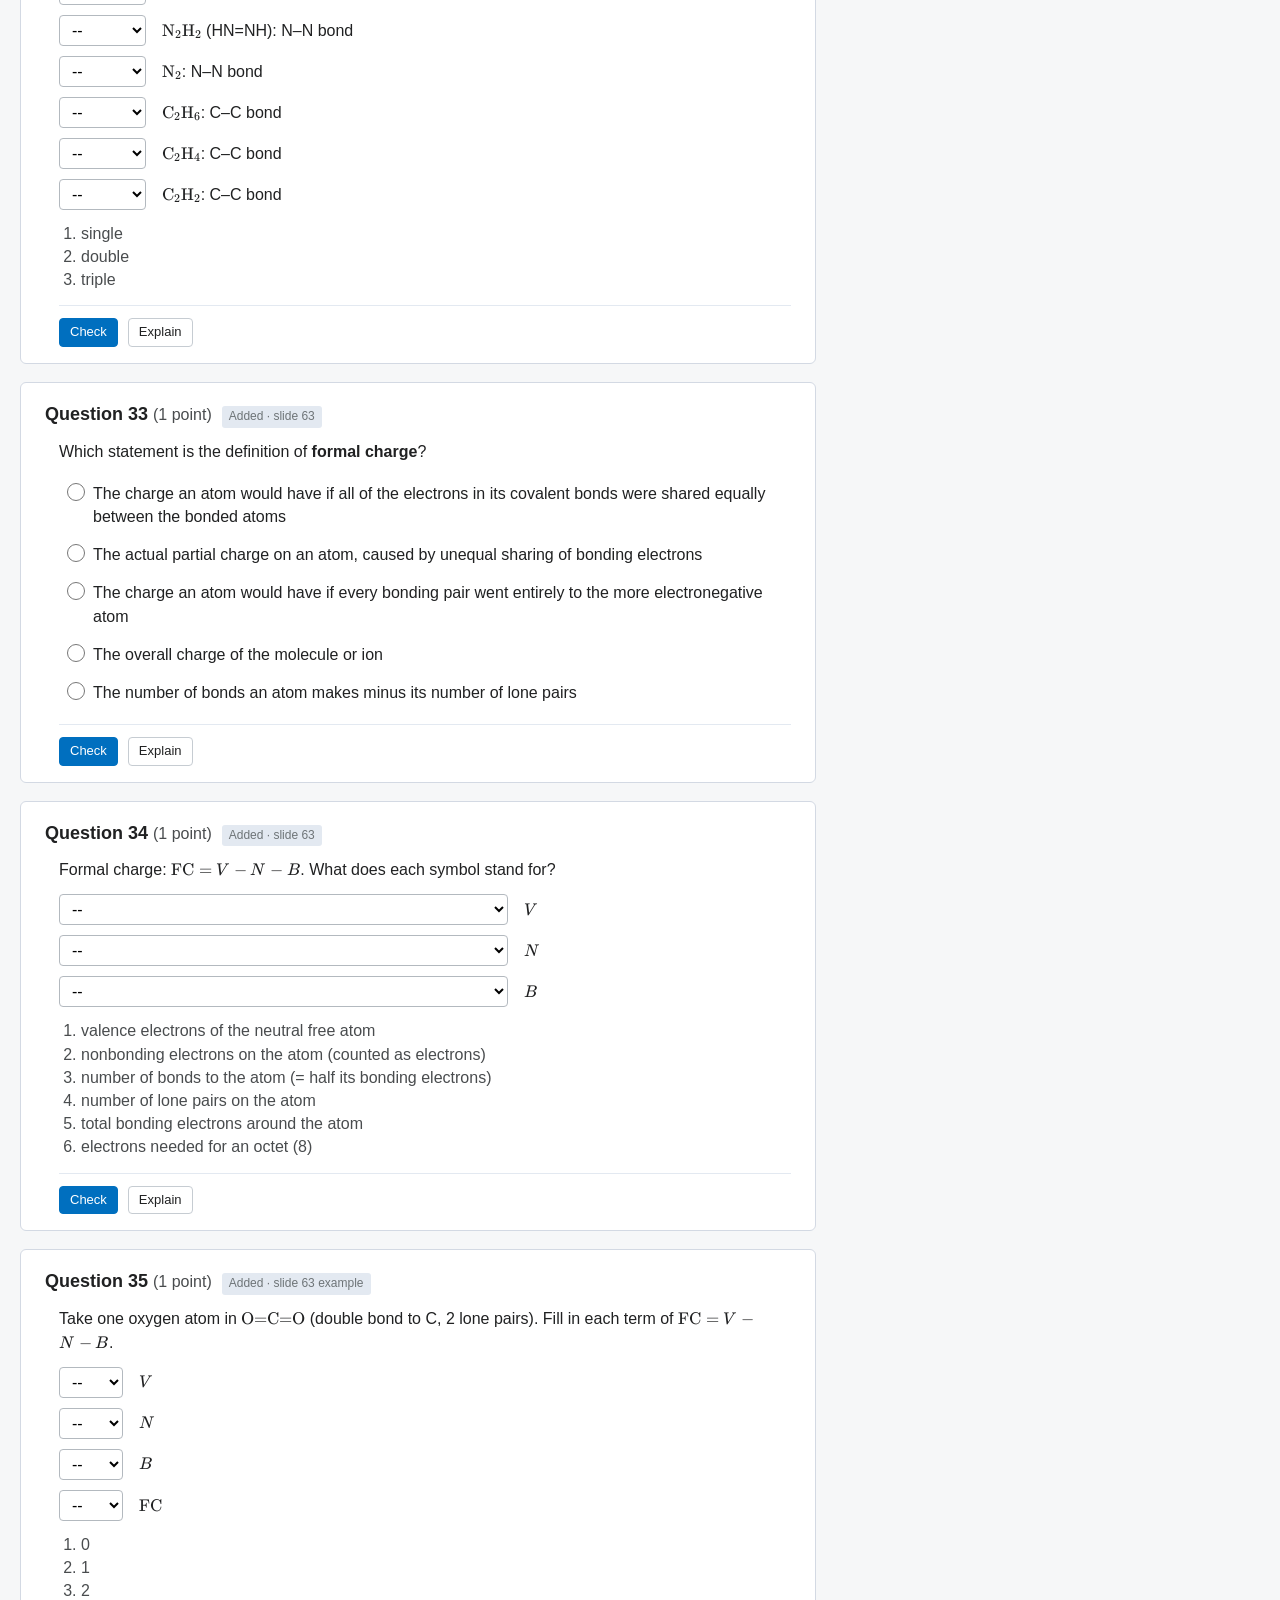
<file: quizzes/quiz02-ch08-chemical-bonding/index.html>
<!DOCTYPE html>
<html lang="en">
<head>
  <meta charset="utf-8">
  <meta name="viewport" content="width=device-width, initial-scale=1">
  <title>Quiz 2 — Ch. 8: Chemical Bonding · CHEM 181</title>
  <link rel="icon" type="image/png" sizes="32x32" href="../../assets/img/favicon-32.png">
  <link rel="icon" href="../../assets/img/favicon.ico" sizes="any">
  <link rel="apple-touch-icon" href="../../assets/img/apple-touch-icon.png">
  <link rel="stylesheet" href="../../assets/vendor/katex/katex.min.css">
  <link rel="stylesheet" href="../../assets/css/quiz.css">
</head>
<body>
  <header class="topbar">
    <a class="home-btn" href="../../index.html" title="Back to the study hub"><span aria-hidden="true">⌂</span> Home</a>
    <a class="btn" href="../../slides/viewer.html?d=ch08" target="_blank" rel="noopener" title="Open the Ch. 8 slides in a new tab">Ch. 8 slides ↗</a>
    <h1 id="quiz-title">Quiz</h1>
    <div class="progress" aria-label="Progress">
      <div class="bar"><span id="prog-bar"></span></div>
      <span id="prog-text">0 answered</span>
    </div>
    <div class="spacer"></div>
    <span class="scorebox" id="scorebox" aria-live="polite">Not graded</span>
    <button class="btn primary" id="btn-grade" type="button">Grade all</button>
    <button class="btn" id="btn-reset" type="button">Reset</button>
    <button class="btn panel-toggle" id="btn-panel" type="button">Explanations</button>
  </header>

  <main class="layout">
    <section class="quiz" id="quiz" aria-label="Questions"></section>

    <aside class="panel" id="panel" aria-label="Explanations">
      <div class="panel-head">
        <div class="row">
          <h3>Explanations</h3>
          <button class="btn small panel-toggle" id="btn-close-panel" type="button">Close</button>
        </div>
        <div class="qmap" id="qmap" aria-label="Question map"></div>
        <div class="legend">
          <span><i style="background:#fff"></i>unanswered</span>
          <span><i style="background:#eef3f8"></i>answered</span>
          <span><i style="background:#e9f6ec"></i>correct</span>
          <span><i style="background:#fff6e0"></i>partial</span>
          <span><i style="background:#fdeceb"></i>incorrect</span>
        </div>
      </div>
      <div class="panel-body" id="panel-body" aria-live="polite"></div>
    </aside>
  </main>

  <script src="../../assets/vendor/katex/katex.min.js"></script>
  <script src="../../assets/vendor/katex/contrib/mhchem.min.js"></script>
  <script src="../../assets/vendor/katex/contrib/auto-render.min.js"></script>
  <script src="data.js"></script>
  <script src="../../assets/js/quiz-engine.js"></script>
</body>
</html>
</file>
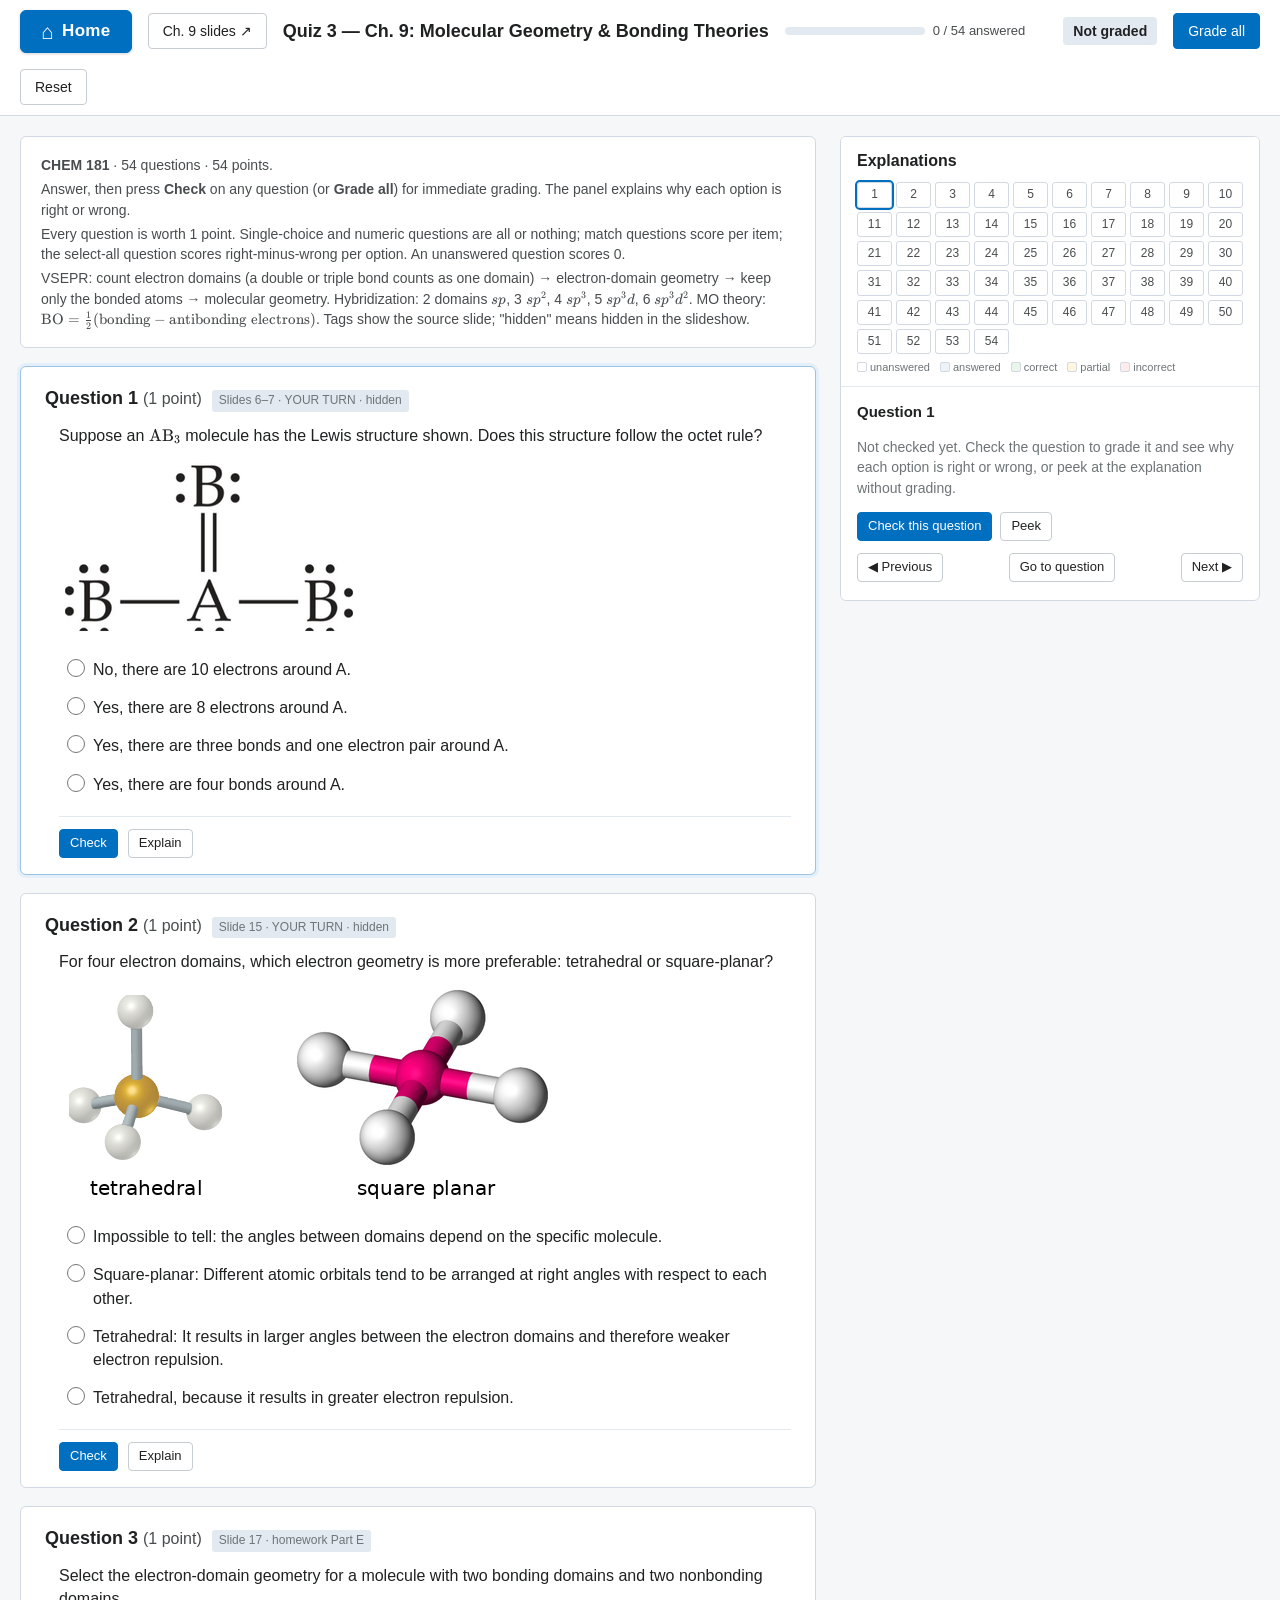
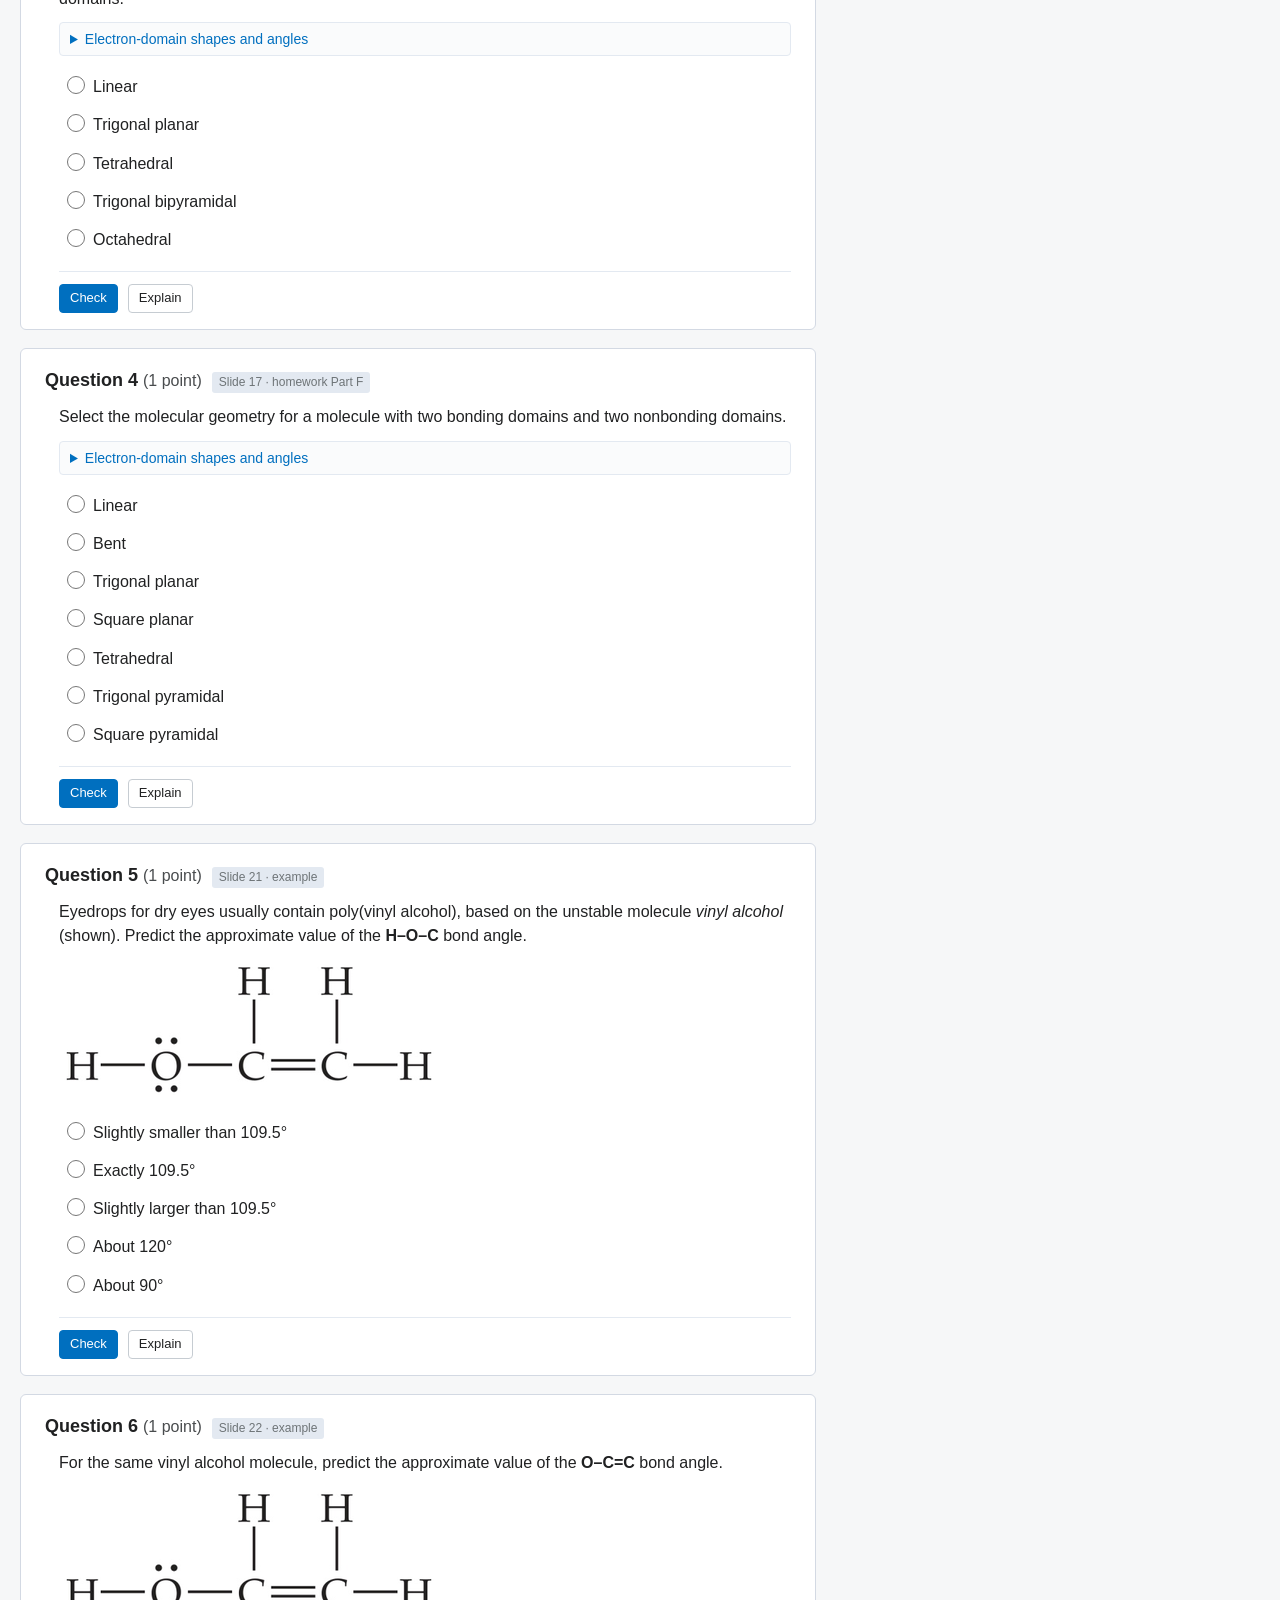
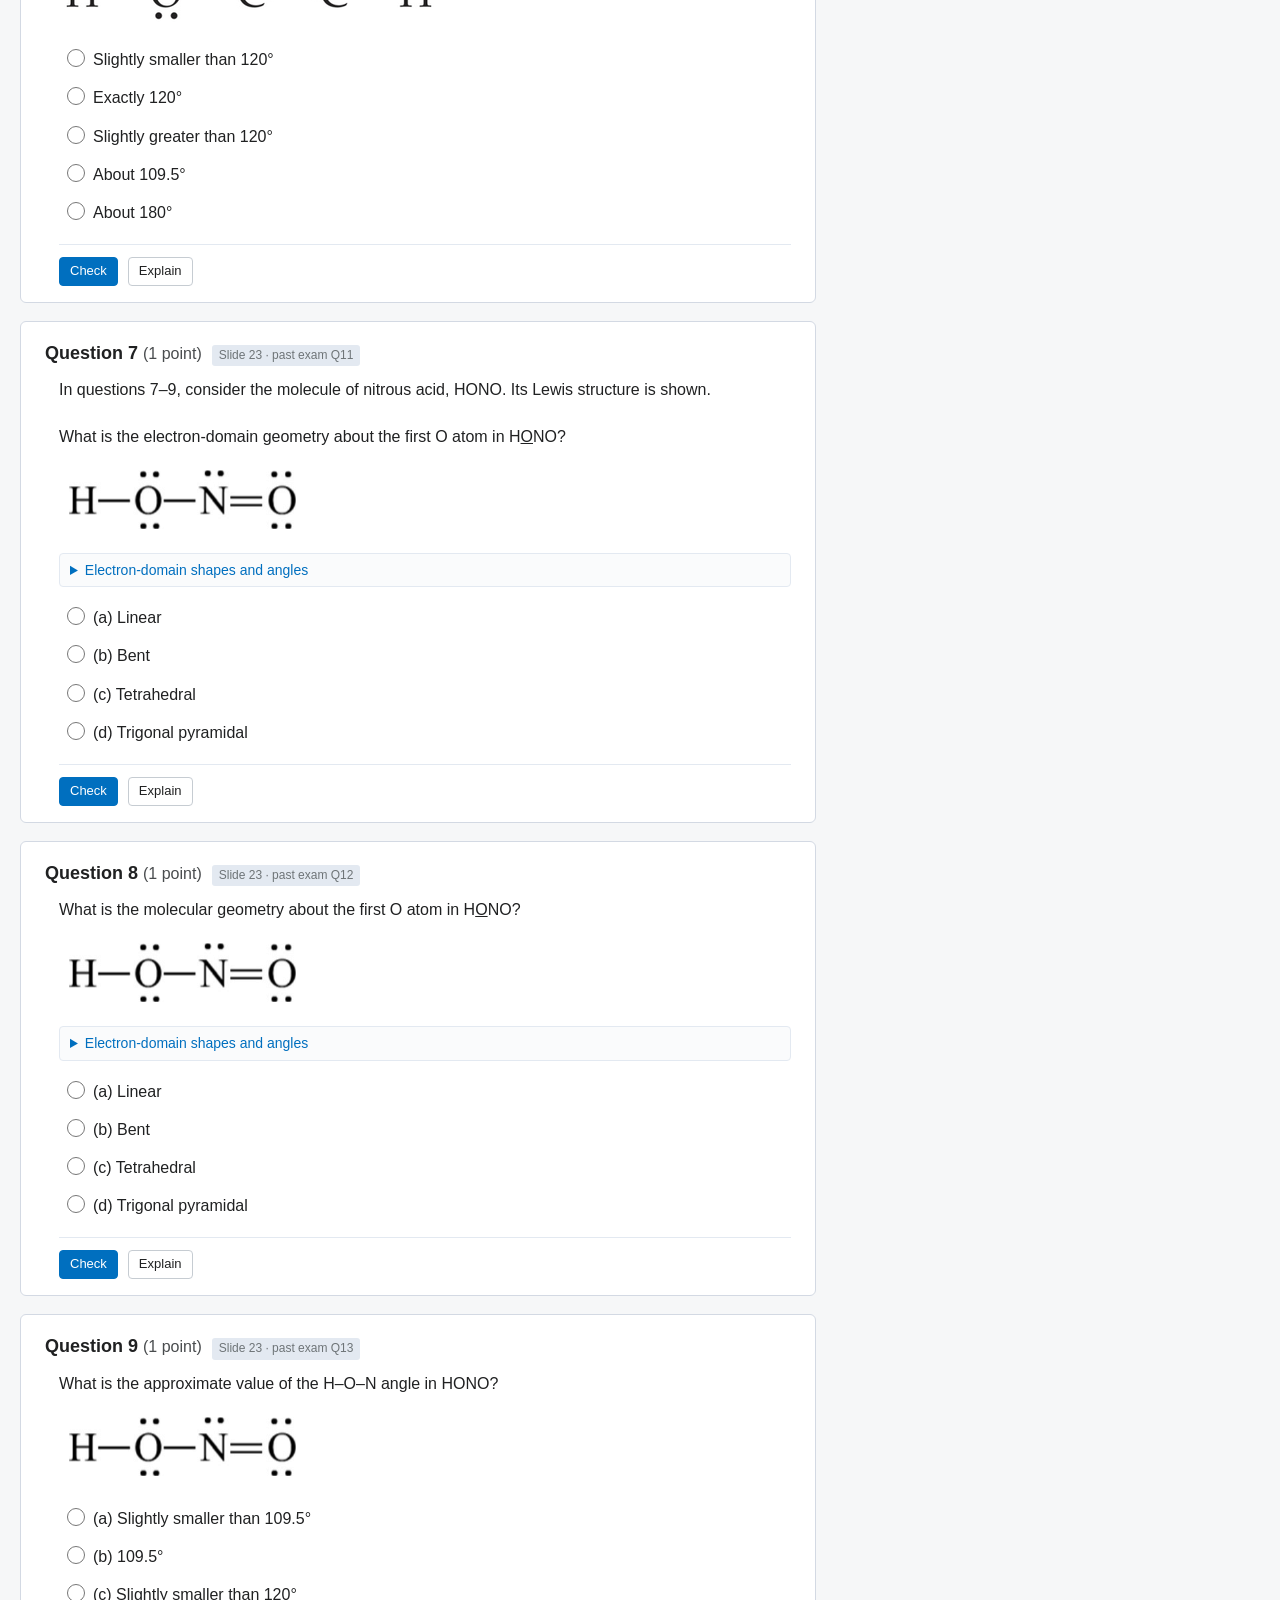
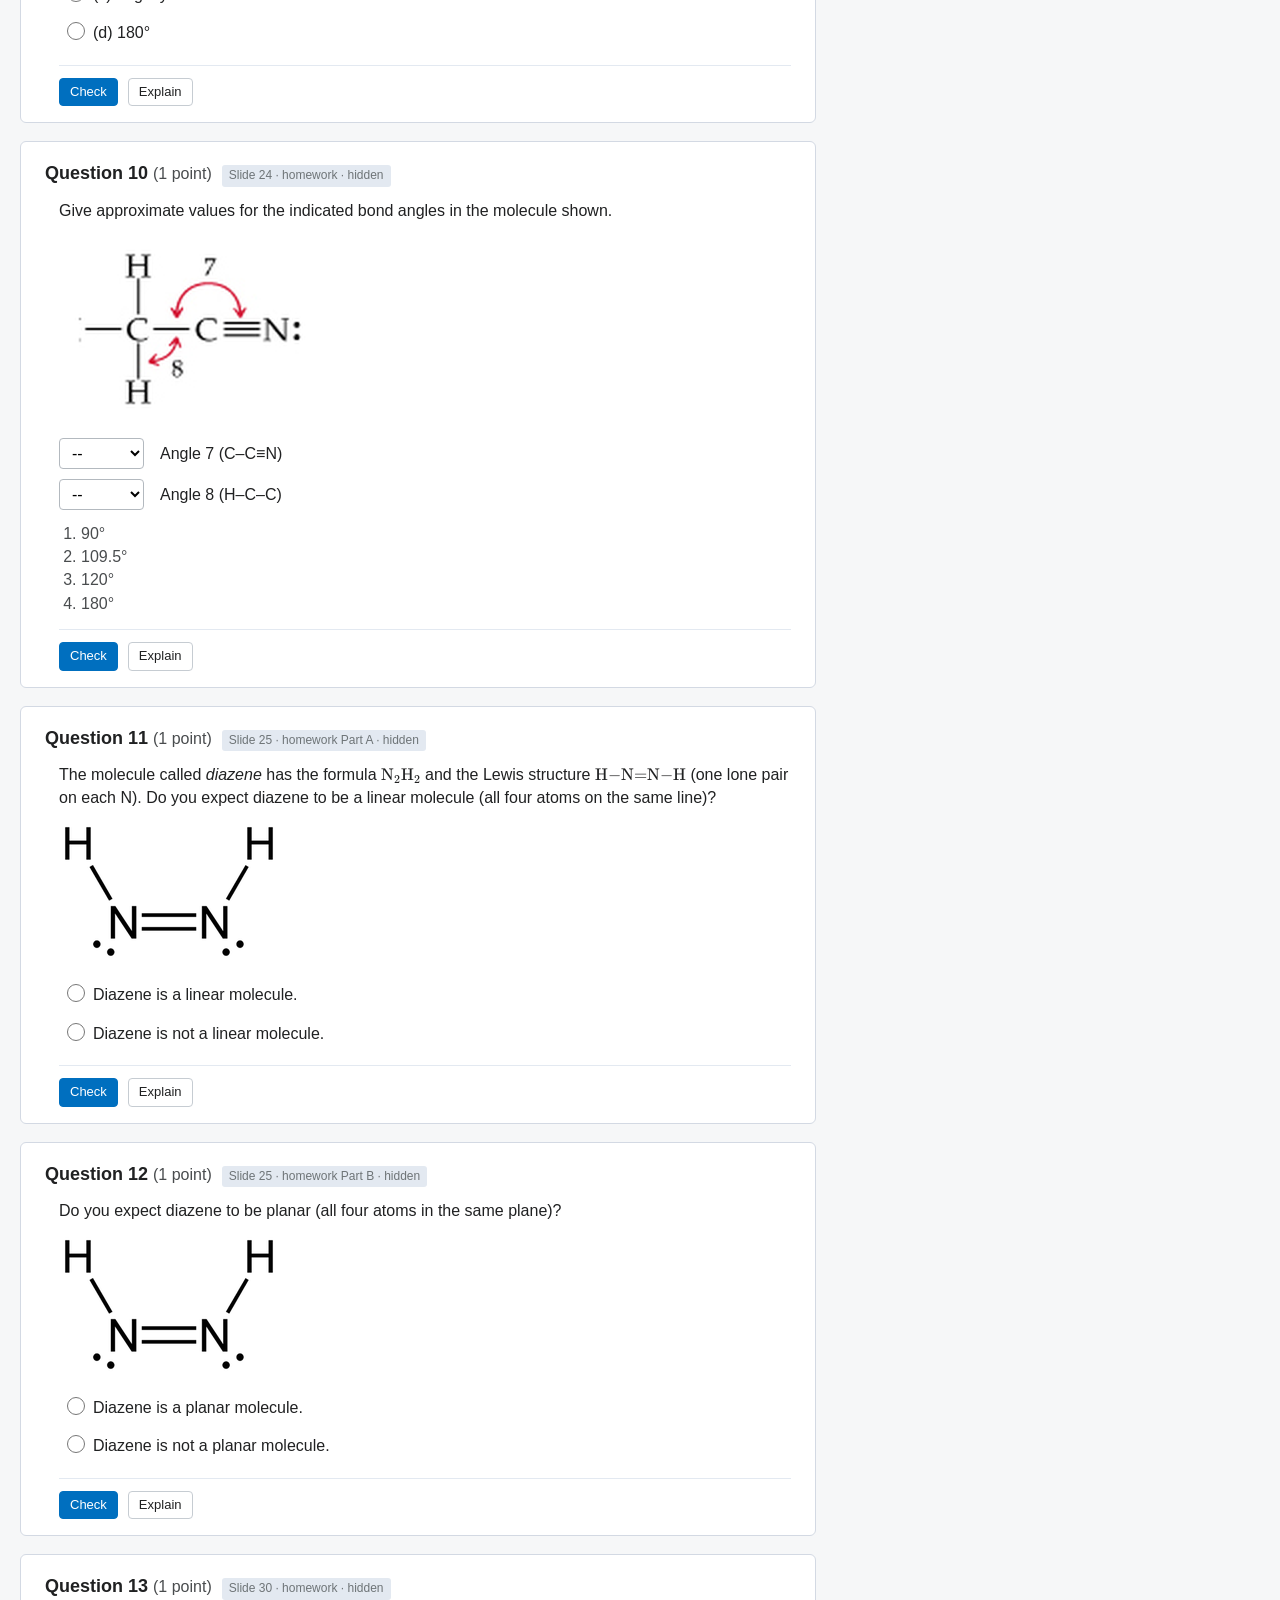
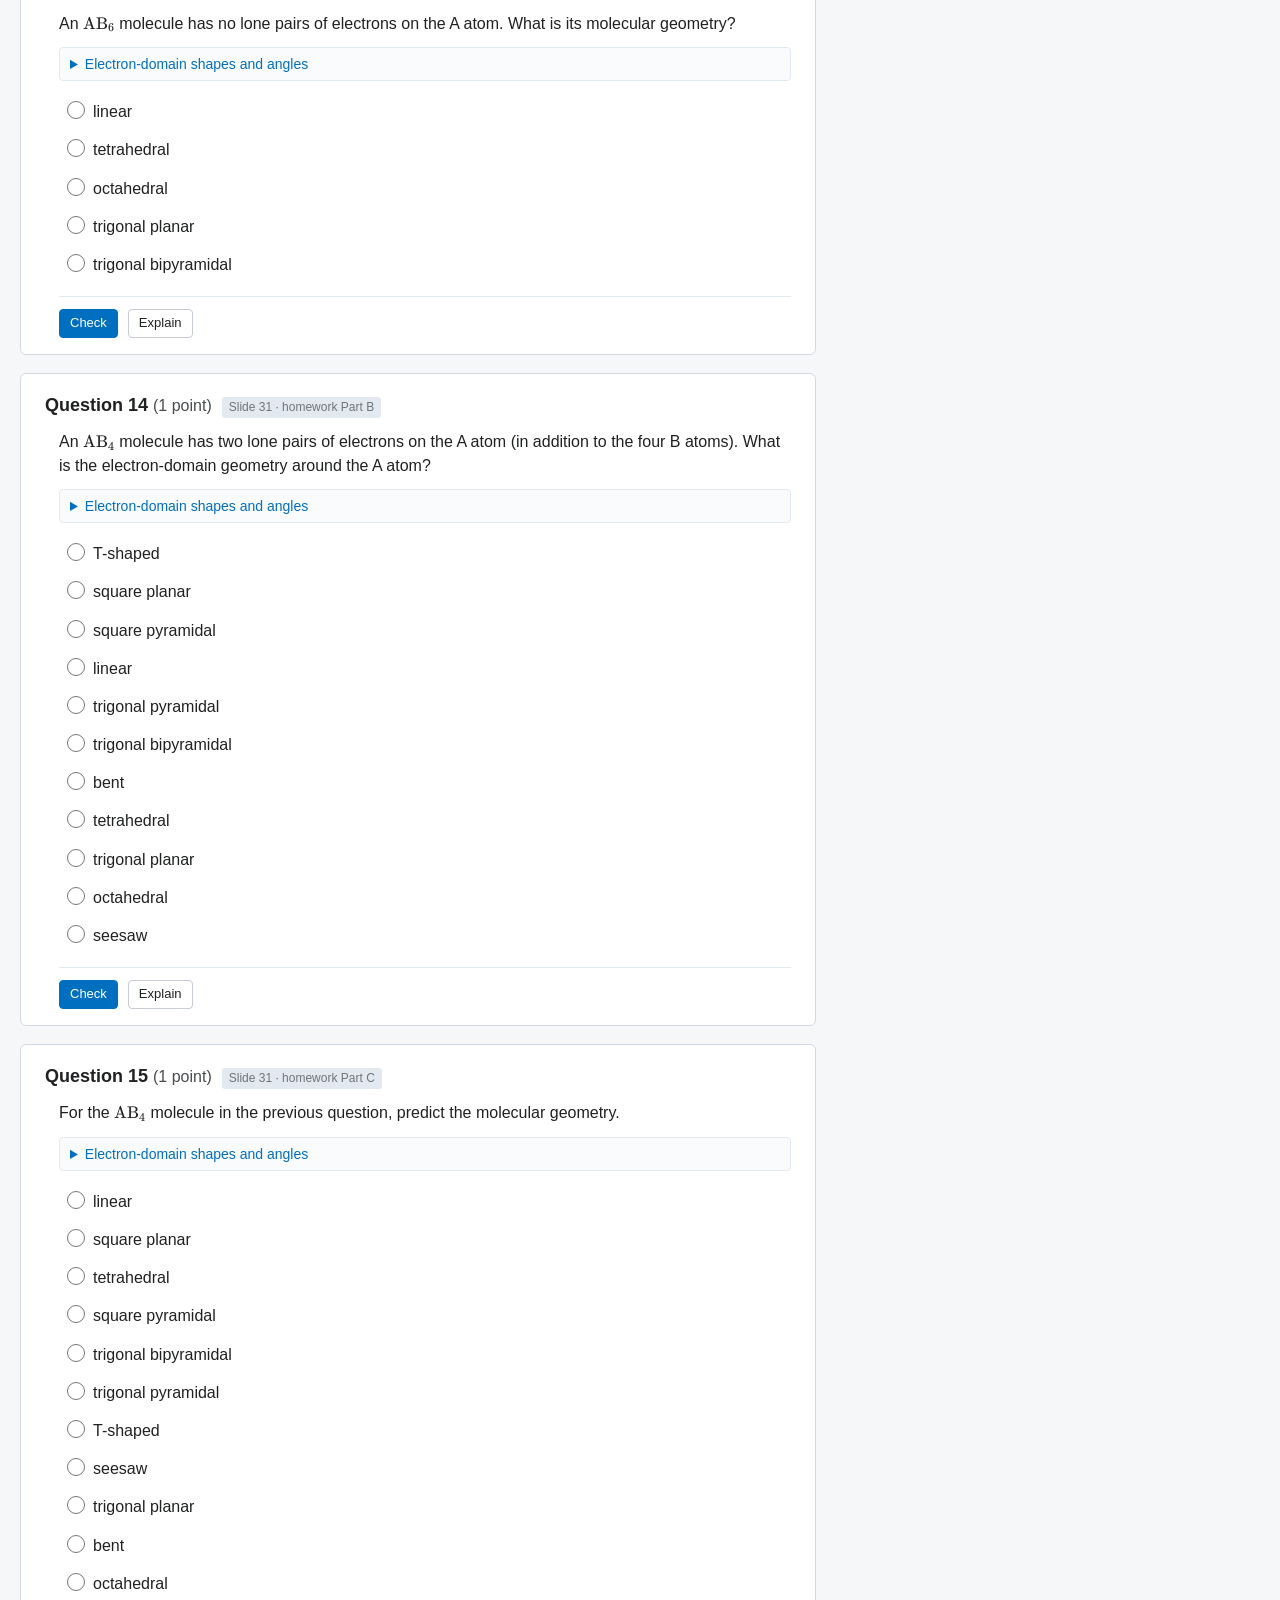
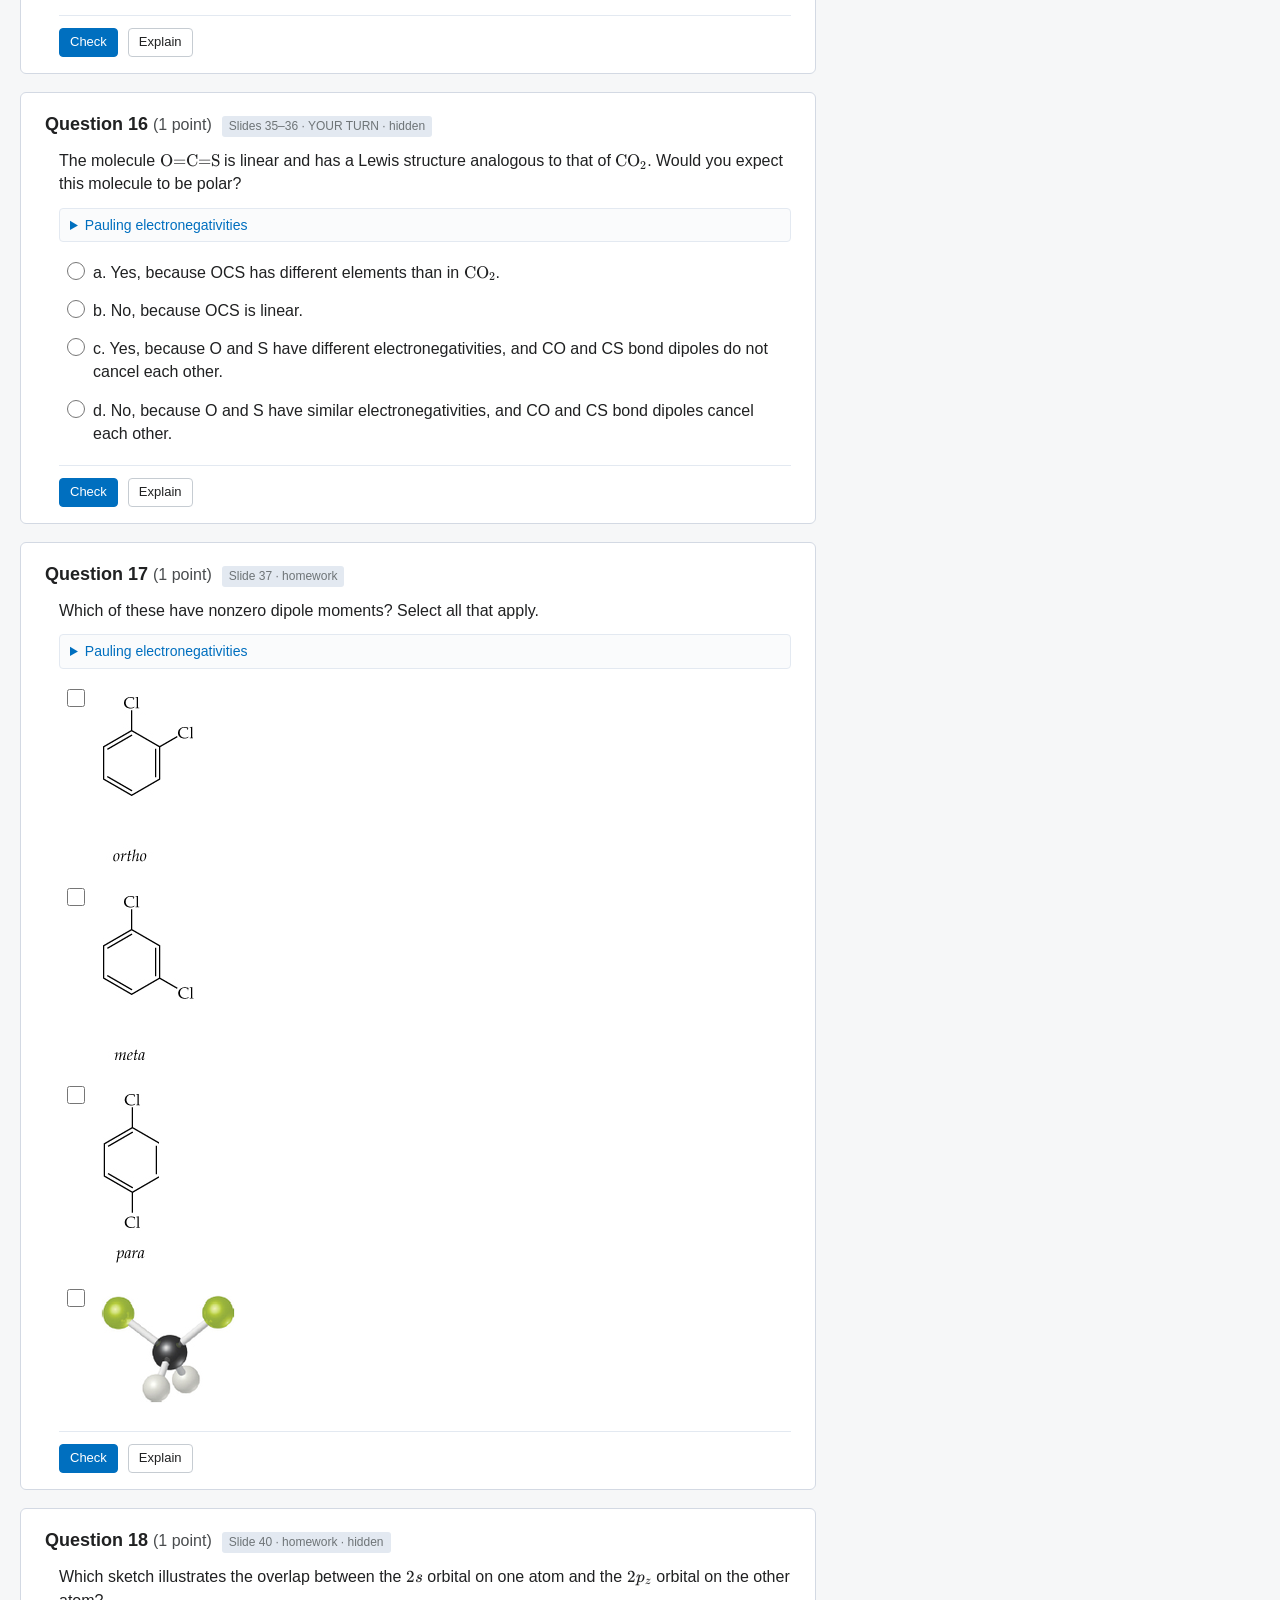
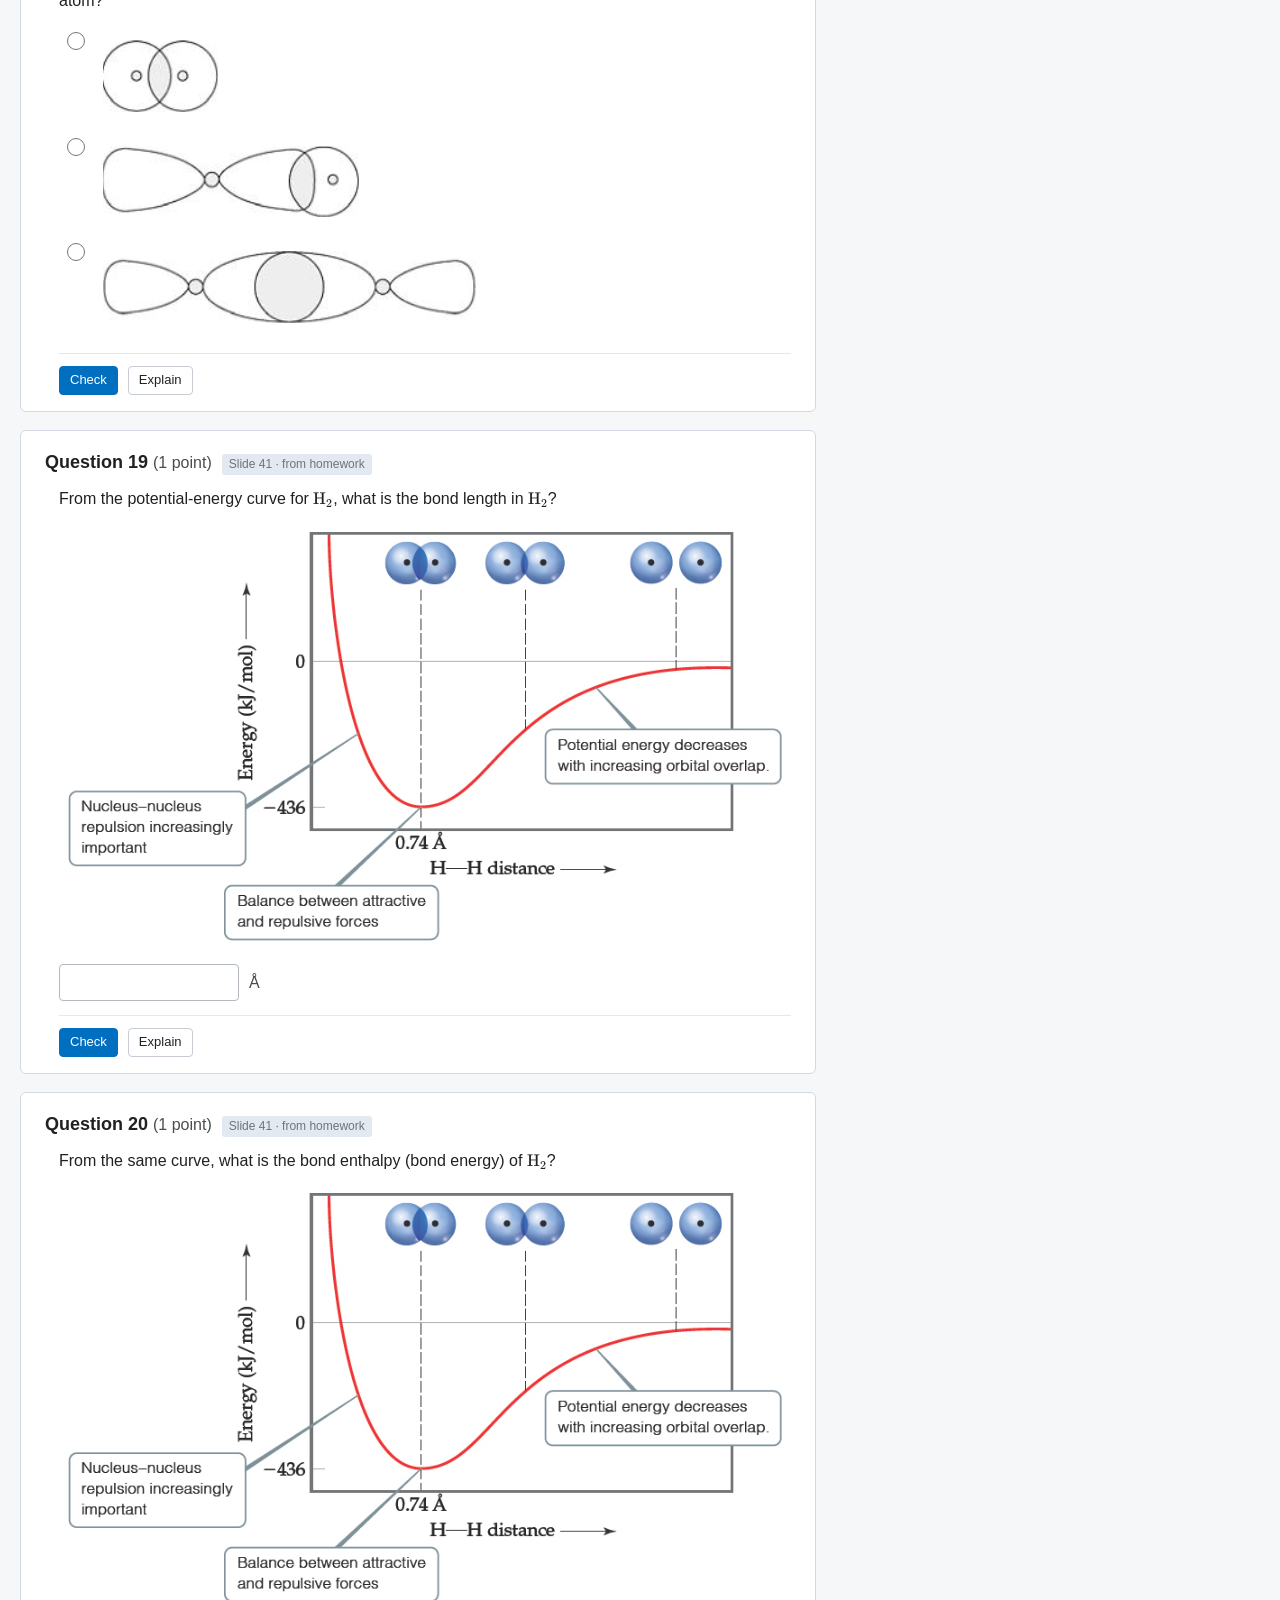
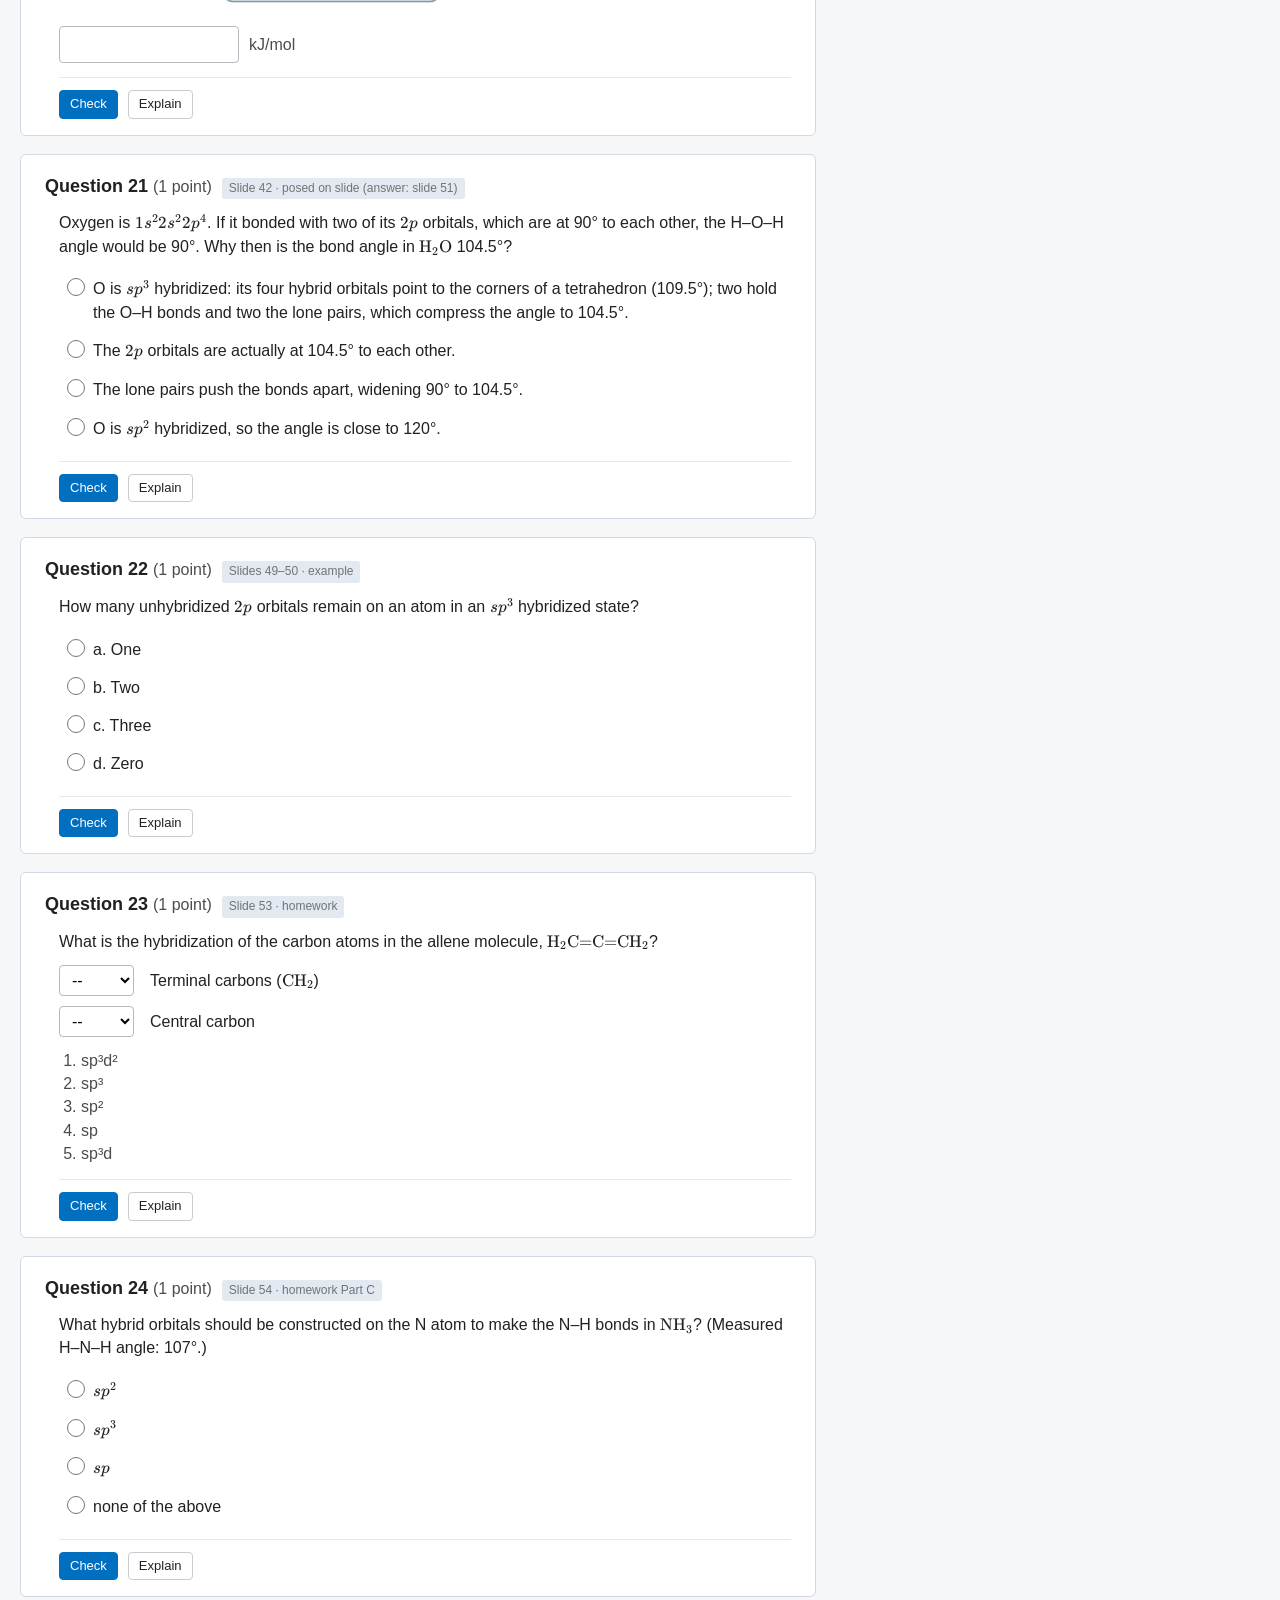
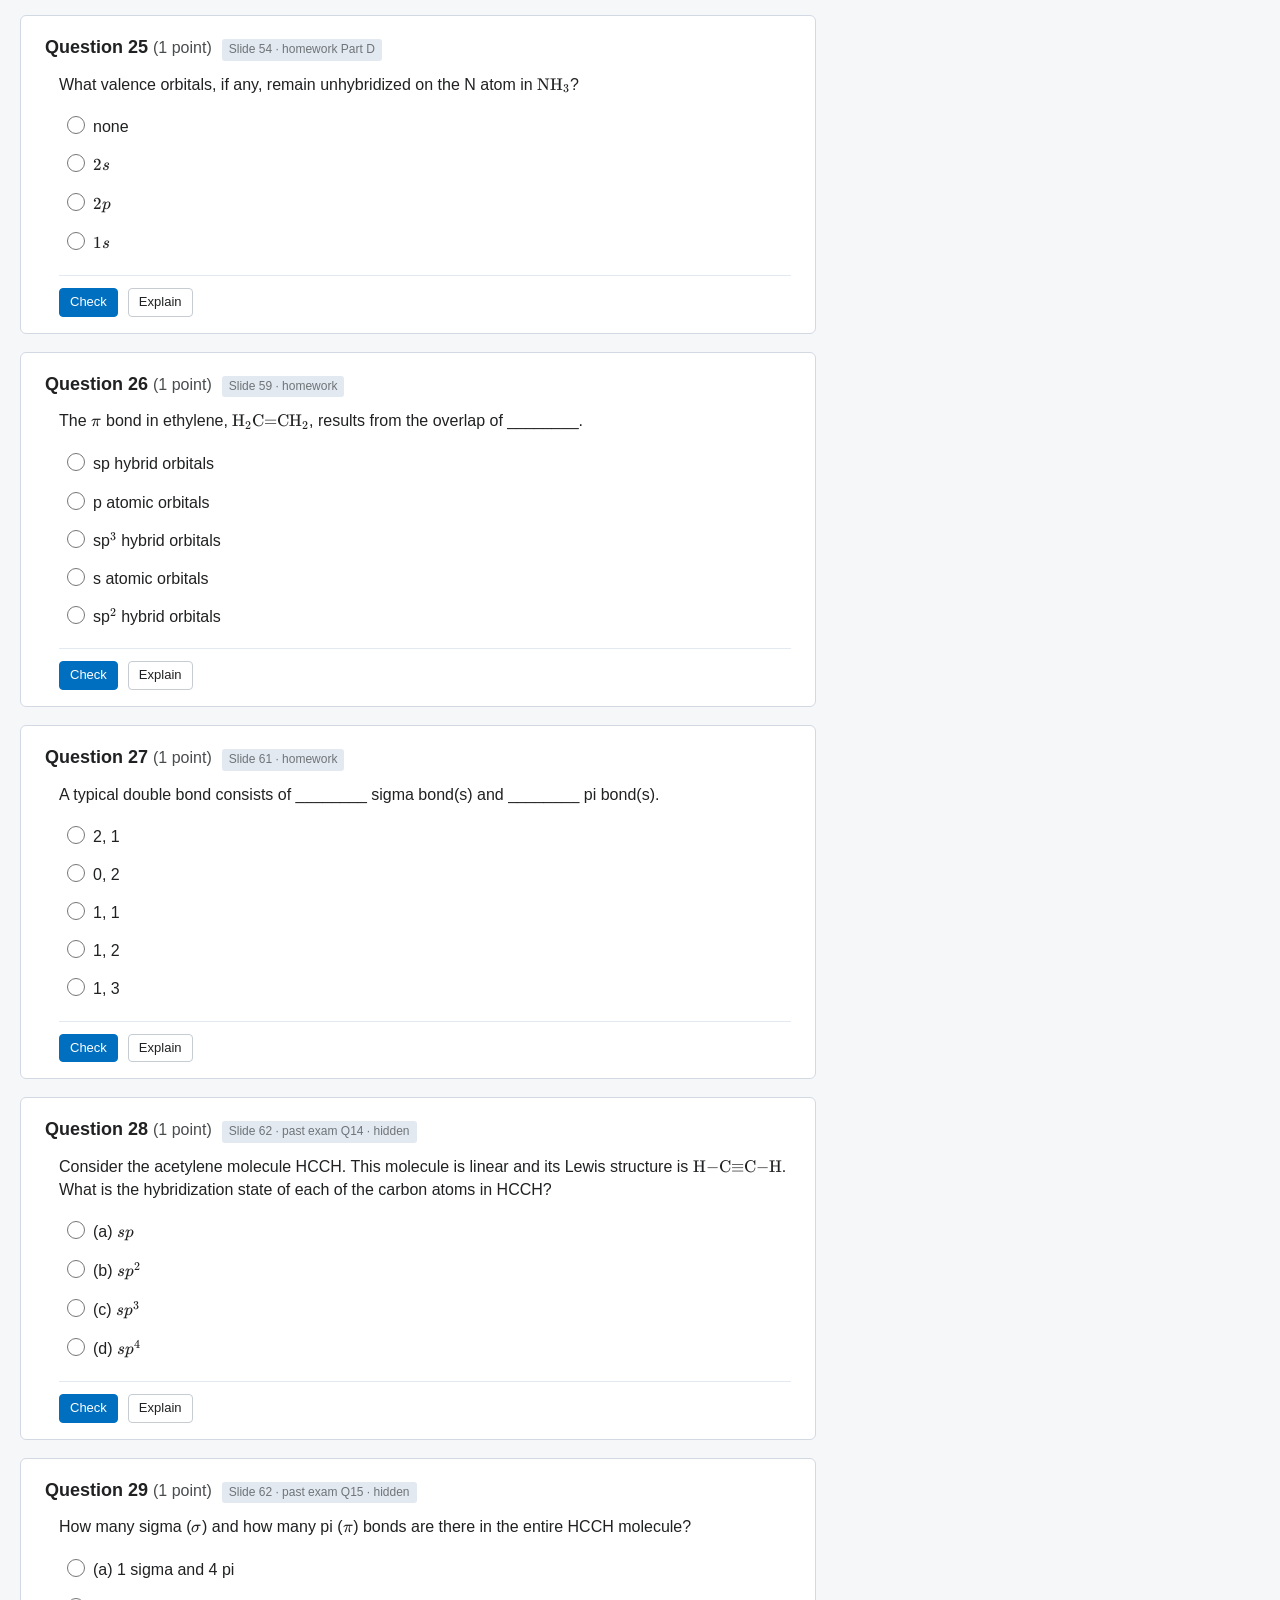
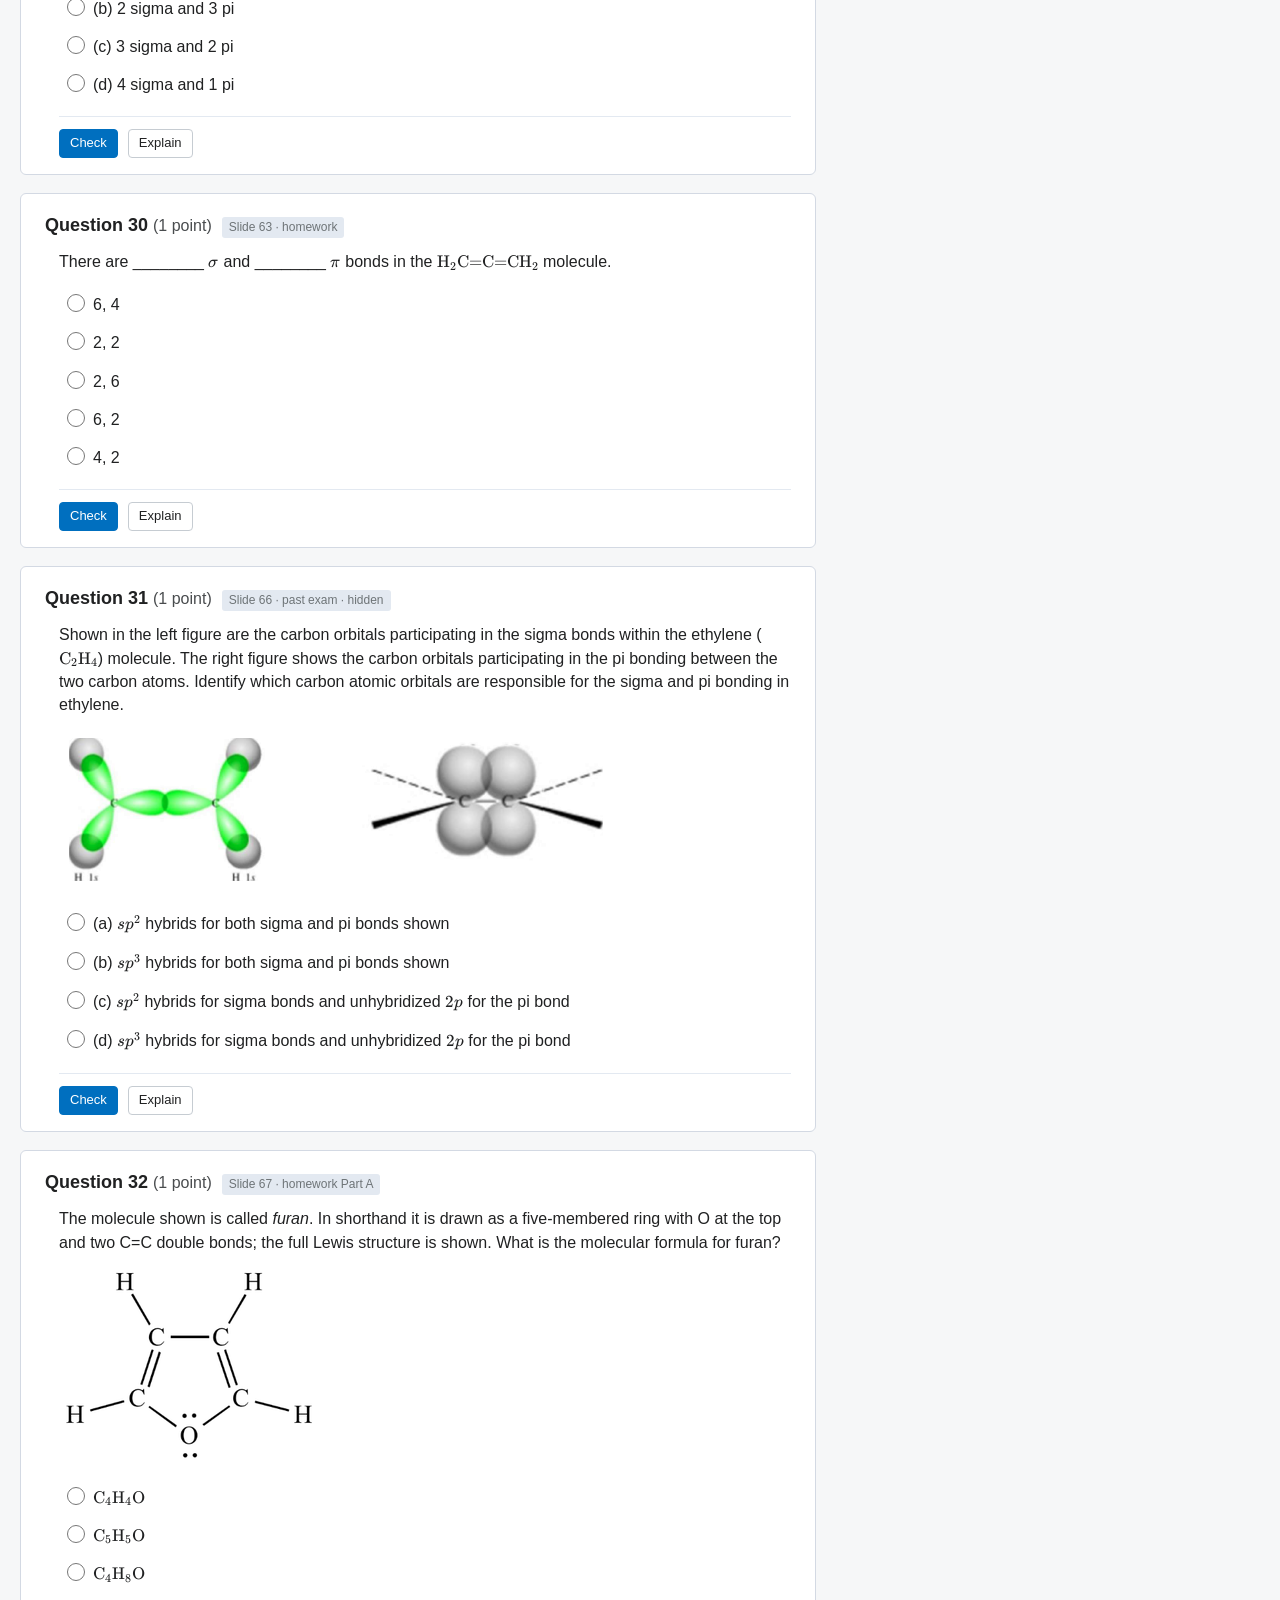
<file: quizzes/quiz03-ch09-molecular-geometry/index.html>
<!DOCTYPE html>
<html lang="en">
<head>
  <meta charset="utf-8">
  <meta name="viewport" content="width=device-width, initial-scale=1">
  <title>Quiz 3 — Ch. 9: Molecular Geometry &amp; Bonding Theories · CHEM 181</title>
  <link rel="icon" type="image/png" sizes="32x32" href="../../assets/img/favicon-32.png">
  <link rel="icon" href="../../assets/img/favicon.ico" sizes="any">
  <link rel="apple-touch-icon" href="../../assets/img/apple-touch-icon.png">
  <link rel="stylesheet" href="../../assets/vendor/katex/katex.min.css">
  <link rel="stylesheet" href="../../assets/css/quiz.css">
</head>
<body>
  <header class="topbar">
    <a class="home-btn" href="../../index.html" title="Back to the study hub"><span aria-hidden="true">⌂</span> Home</a>
    <a class="btn" href="../../slides/viewer.html?d=ch09" target="_blank" rel="noopener" title="Open the Ch. 9 slides in a new tab">Ch. 9 slides ↗</a>
    <h1 id="quiz-title">Quiz</h1>
    <div class="progress" aria-label="Progress">
      <div class="bar"><span id="prog-bar"></span></div>
      <span id="prog-text">0 answered</span>
    </div>
    <div class="spacer"></div>
    <span class="scorebox" id="scorebox" aria-live="polite">Not graded</span>
    <button class="btn primary" id="btn-grade" type="button">Grade all</button>
    <button class="btn" id="btn-reset" type="button">Reset</button>
    <button class="btn panel-toggle" id="btn-panel" type="button">Explanations</button>
  </header>

  <main class="layout">
    <section class="quiz" id="quiz" aria-label="Questions"></section>

    <aside class="panel" id="panel" aria-label="Explanations">
      <div class="panel-head">
        <div class="row">
          <h3>Explanations</h3>
          <button class="btn small panel-toggle" id="btn-close-panel" type="button">Close</button>
        </div>
        <div class="qmap" id="qmap" aria-label="Question map"></div>
        <div class="legend">
          <span><i style="background:#fff"></i>unanswered</span>
          <span><i style="background:#eef3f8"></i>answered</span>
          <span><i style="background:#e9f6ec"></i>correct</span>
          <span><i style="background:#fff6e0"></i>partial</span>
          <span><i style="background:#fdeceb"></i>incorrect</span>
        </div>
      </div>
      <div class="panel-body" id="panel-body" aria-live="polite"></div>
    </aside>
  </main>

  <script src="../../assets/vendor/katex/katex.min.js"></script>
  <script src="../../assets/vendor/katex/contrib/mhchem.min.js"></script>
  <script src="../../assets/vendor/katex/contrib/auto-render.min.js"></script>
  <script src="data.js"></script>
  <script src="../../assets/js/quiz-engine.js"></script>
</body>
</html>
</file>
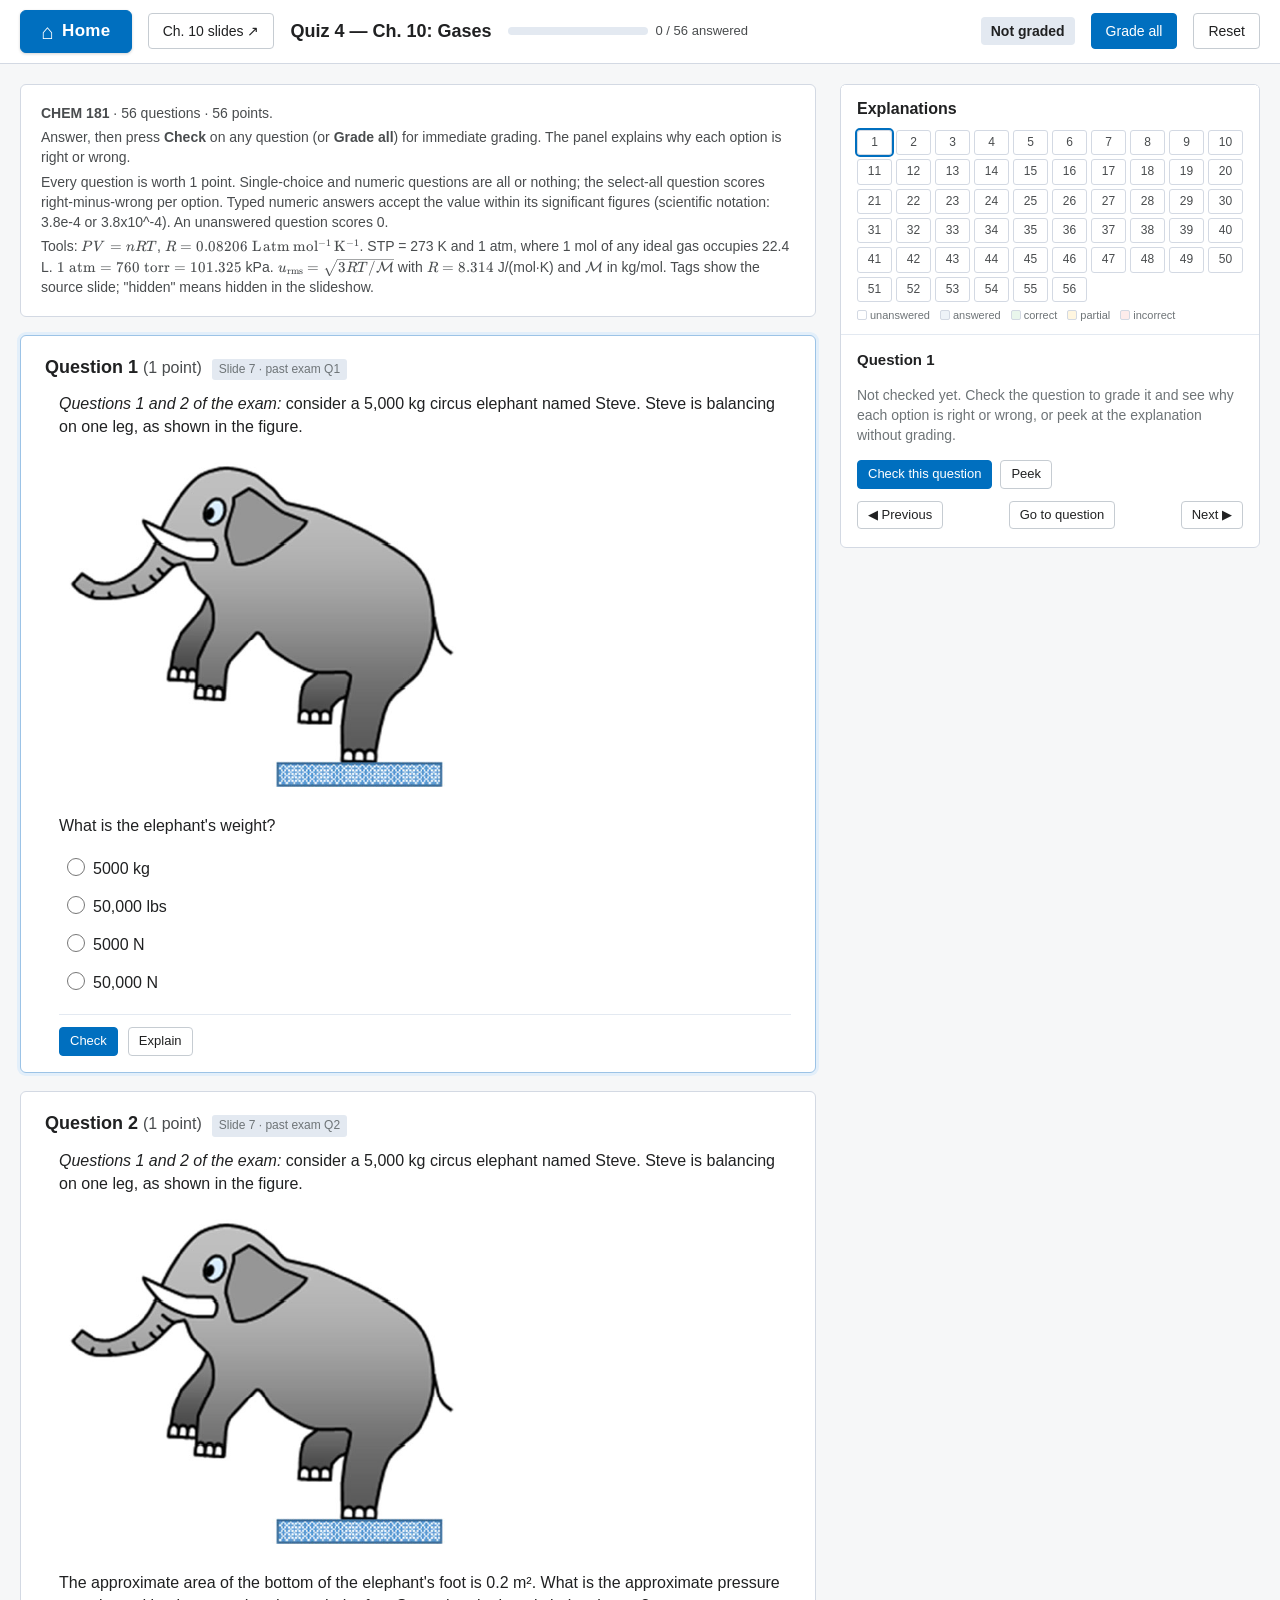
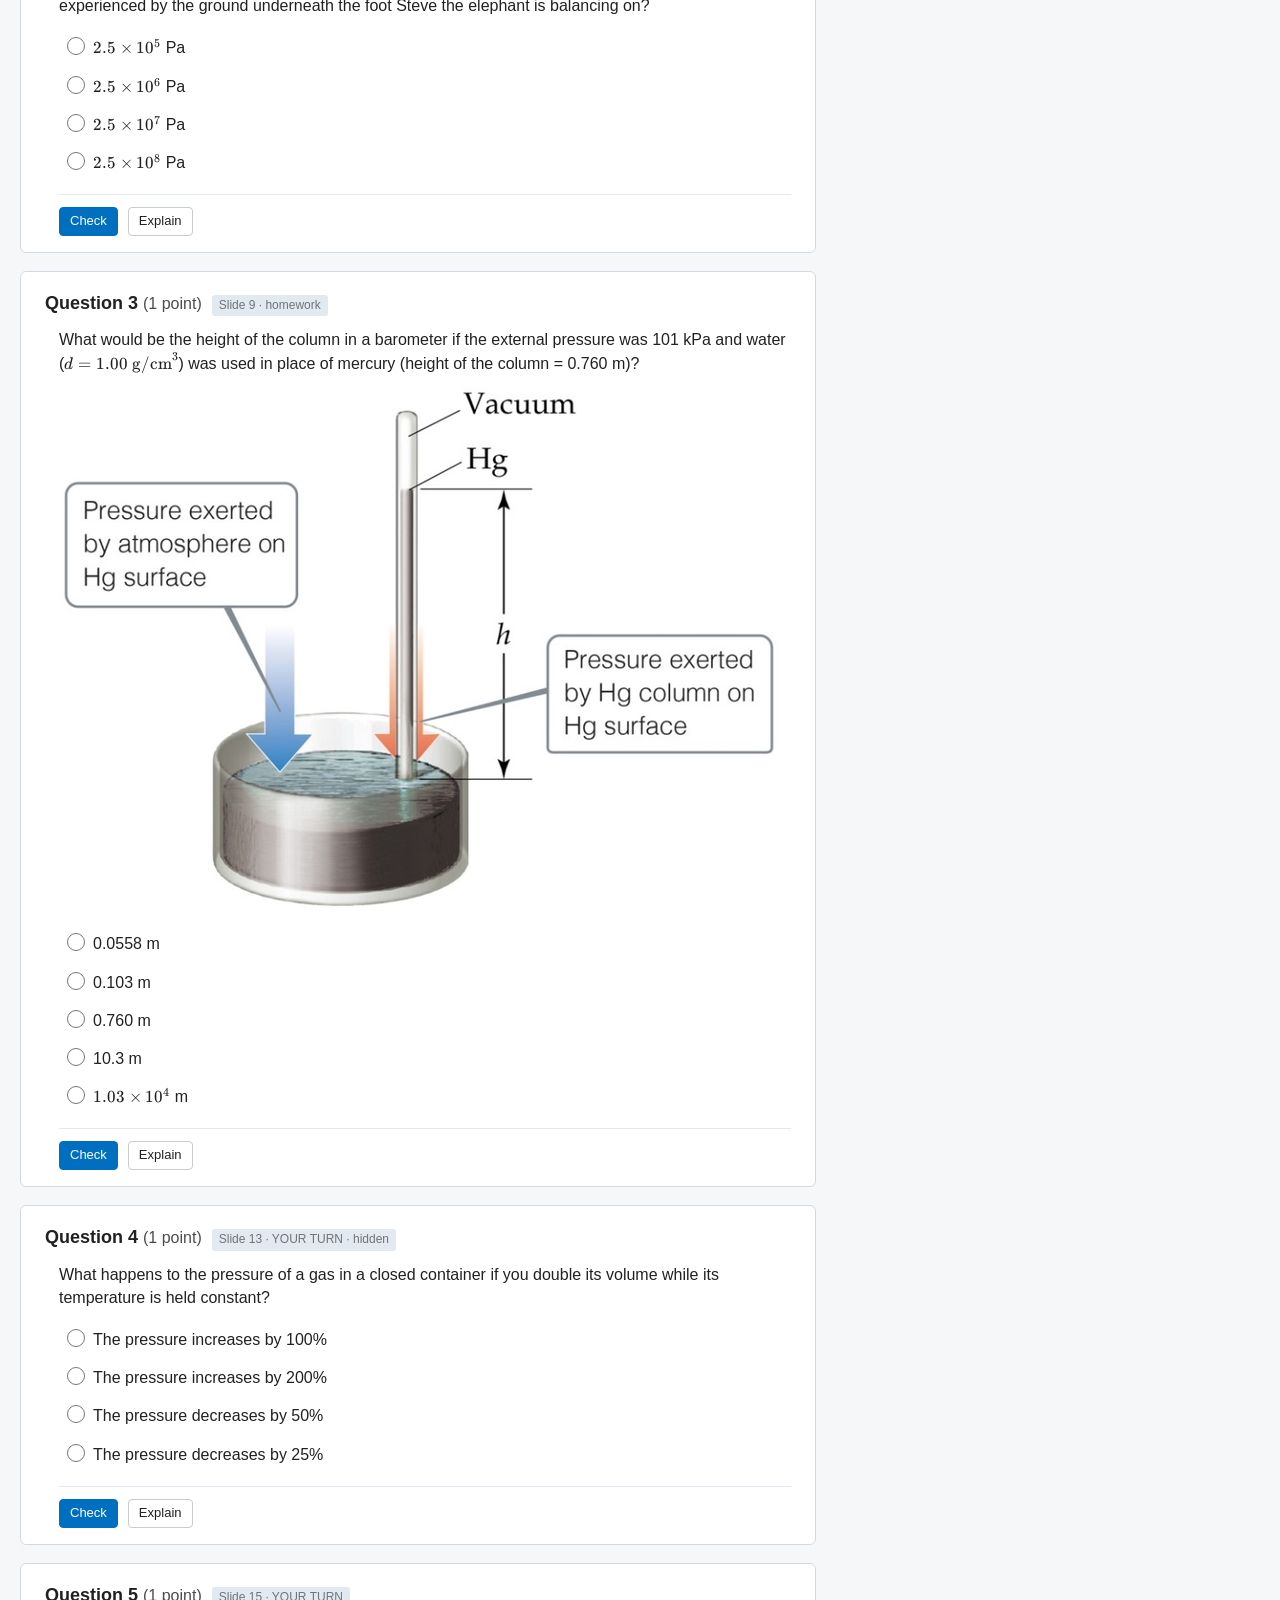
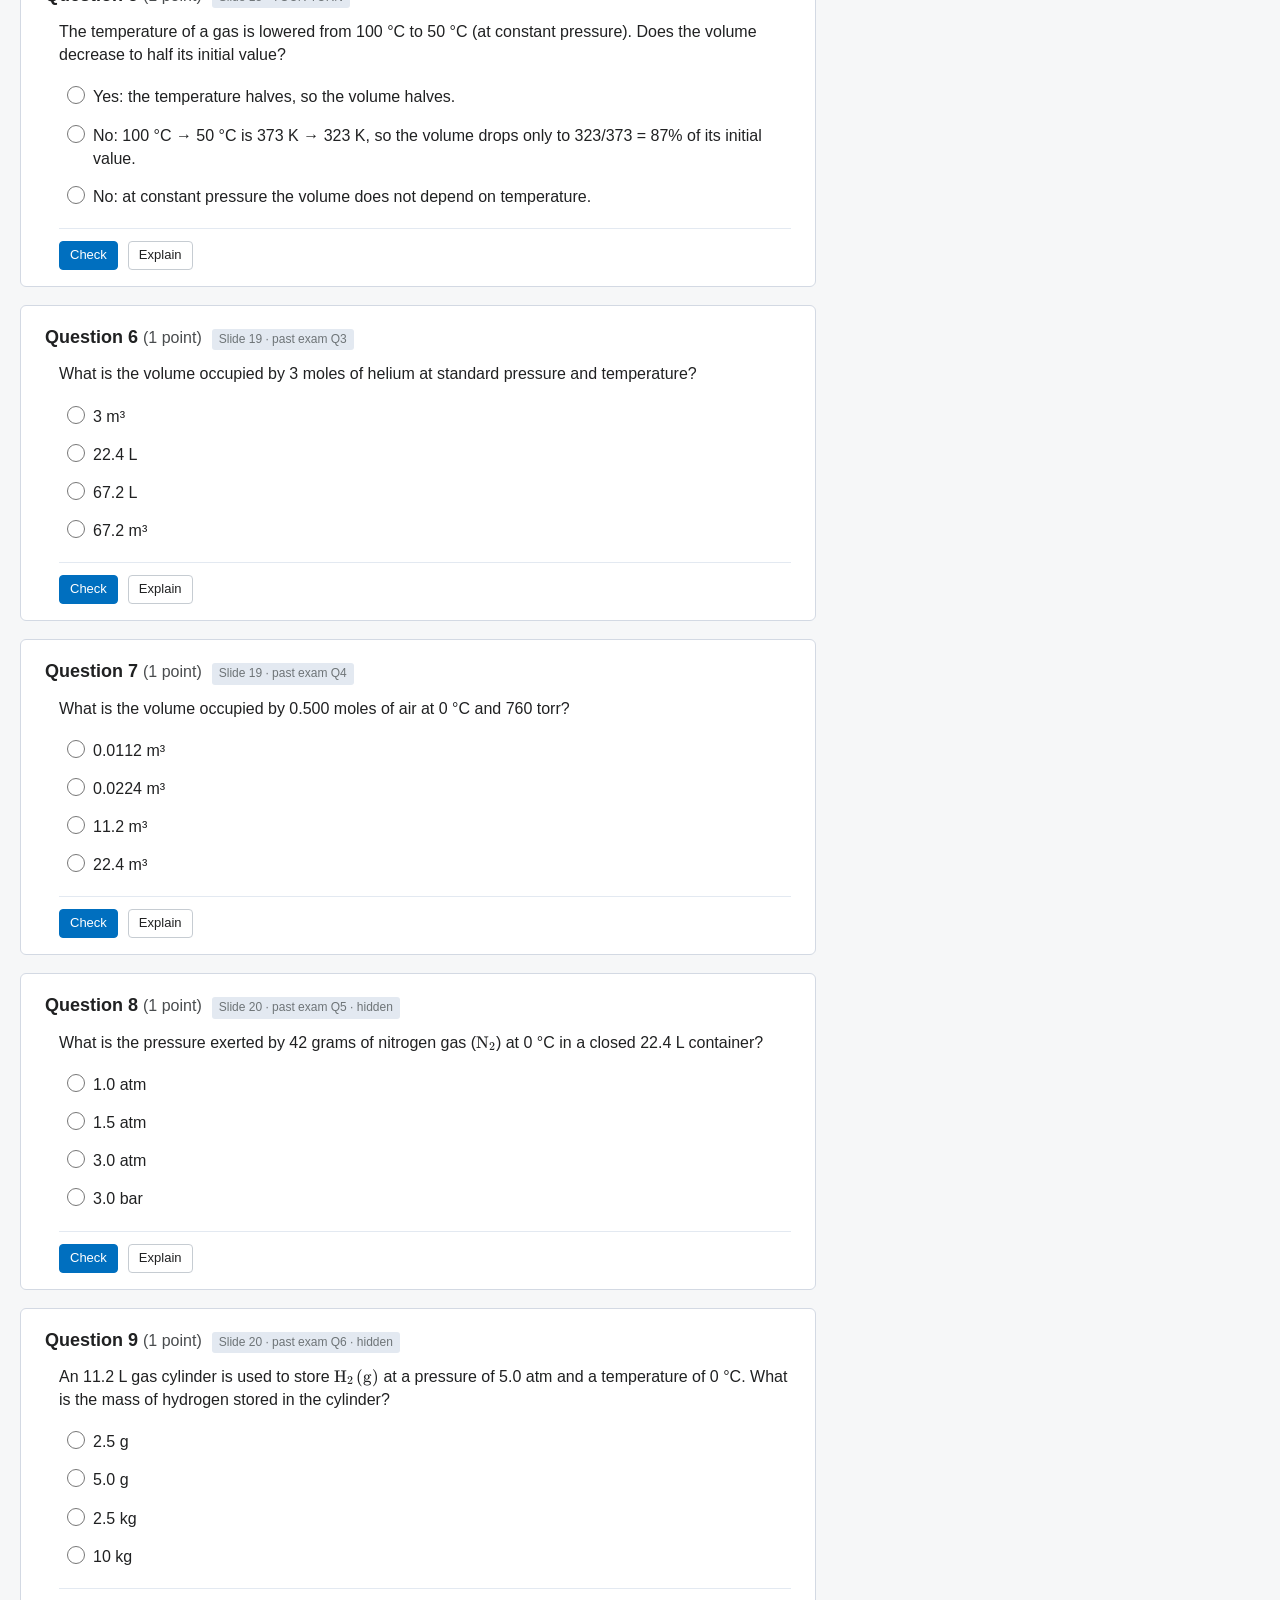
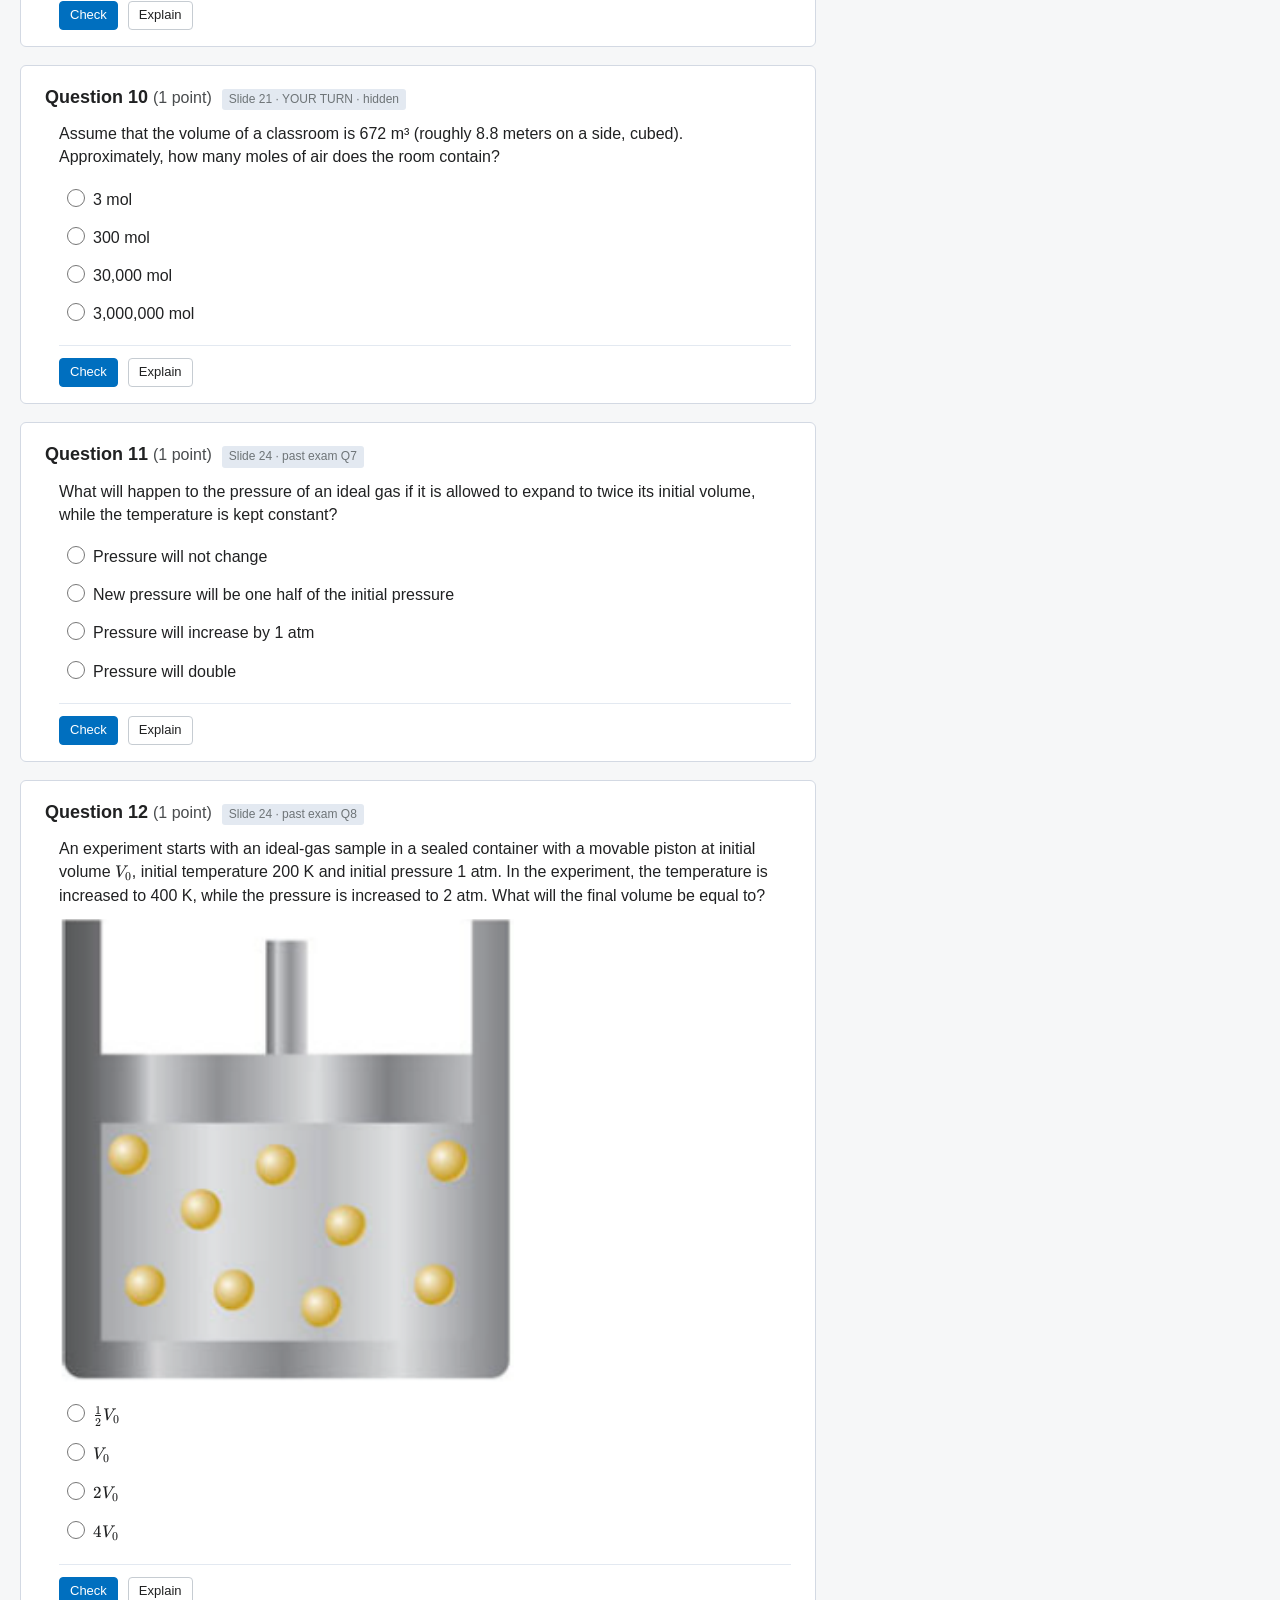
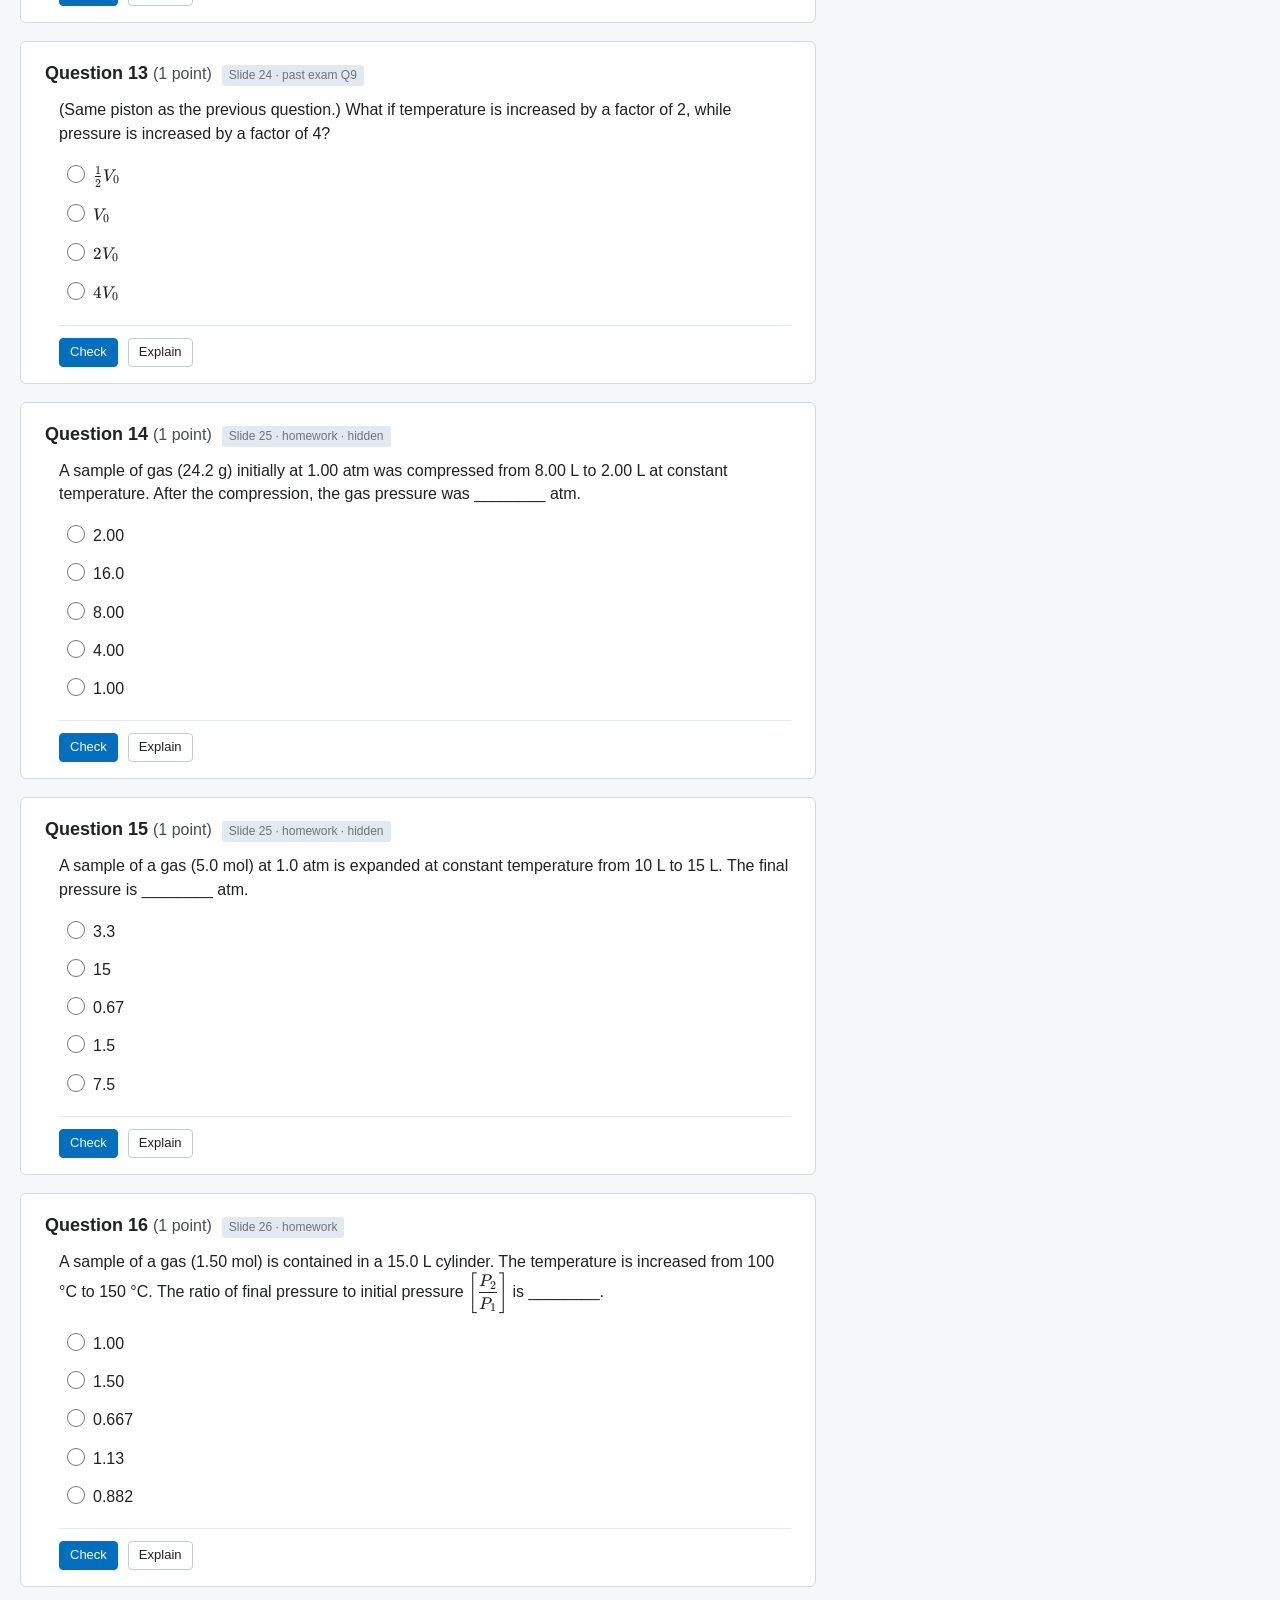
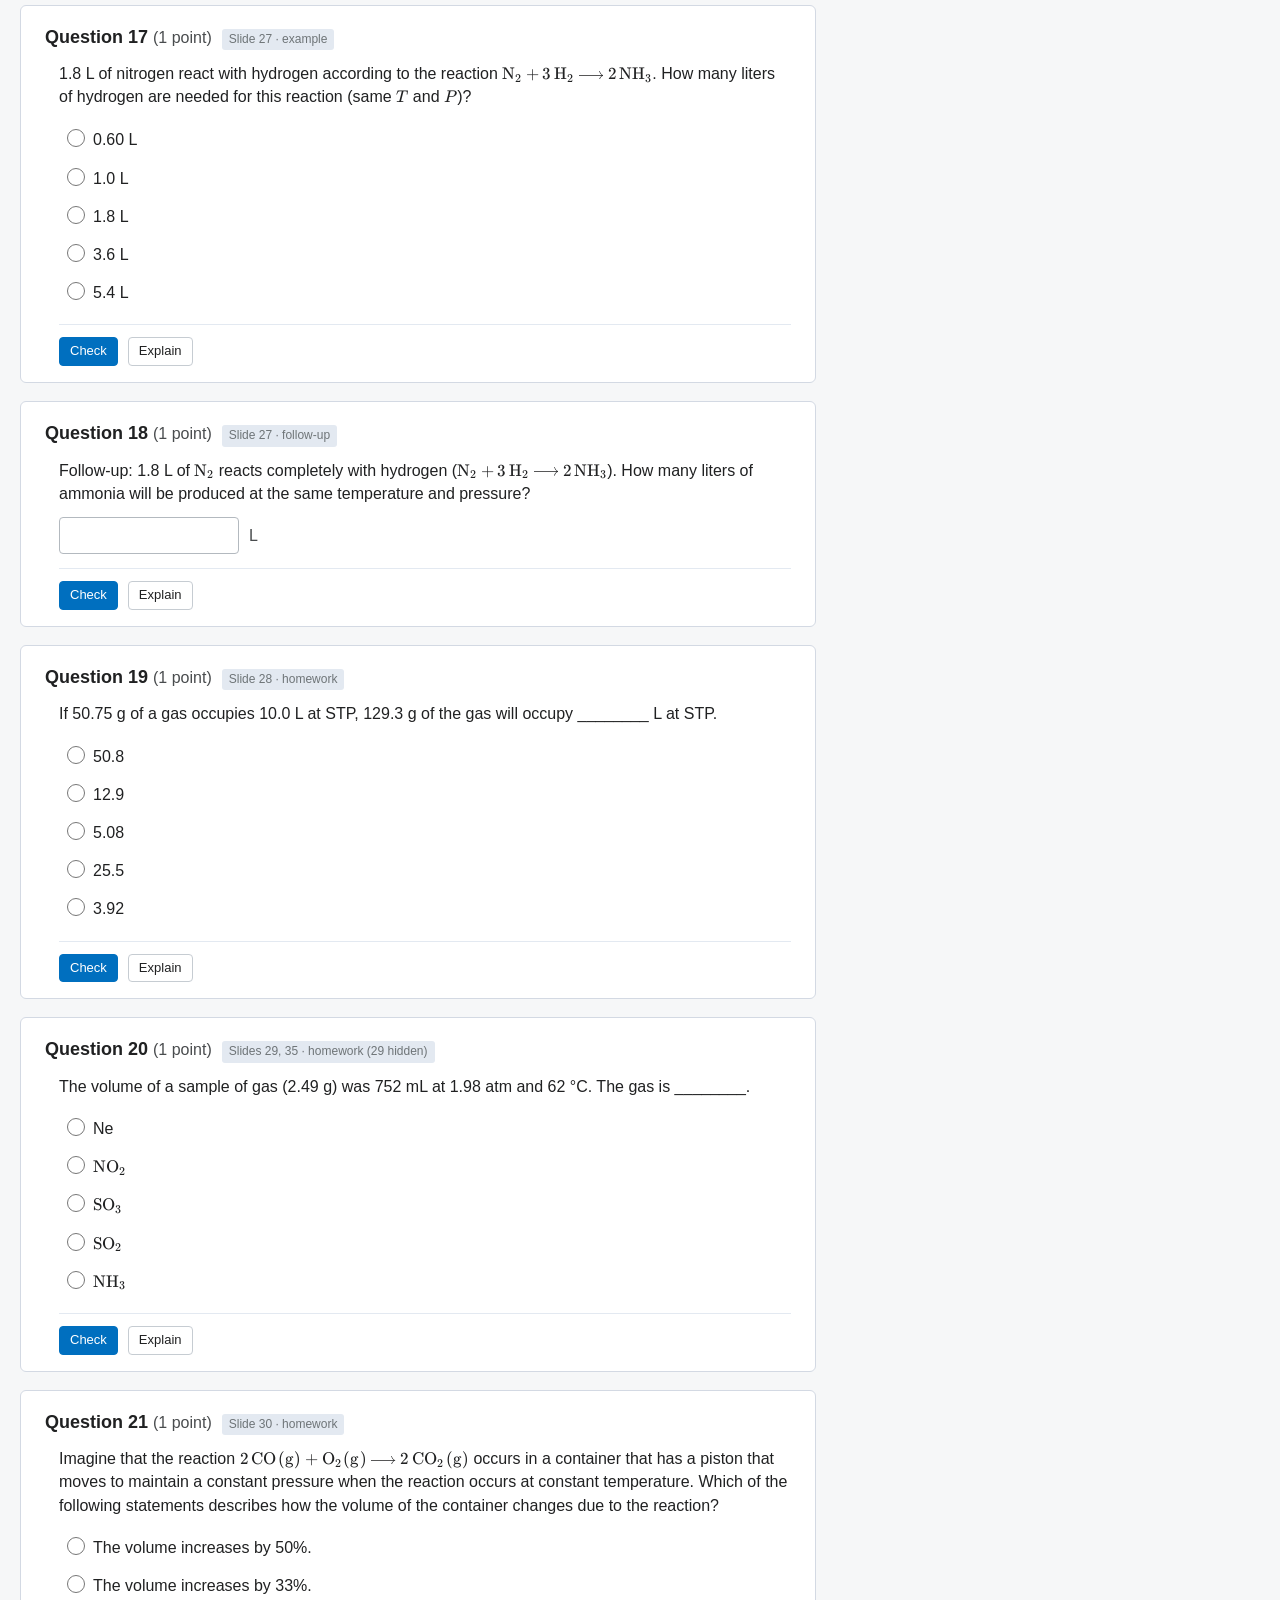
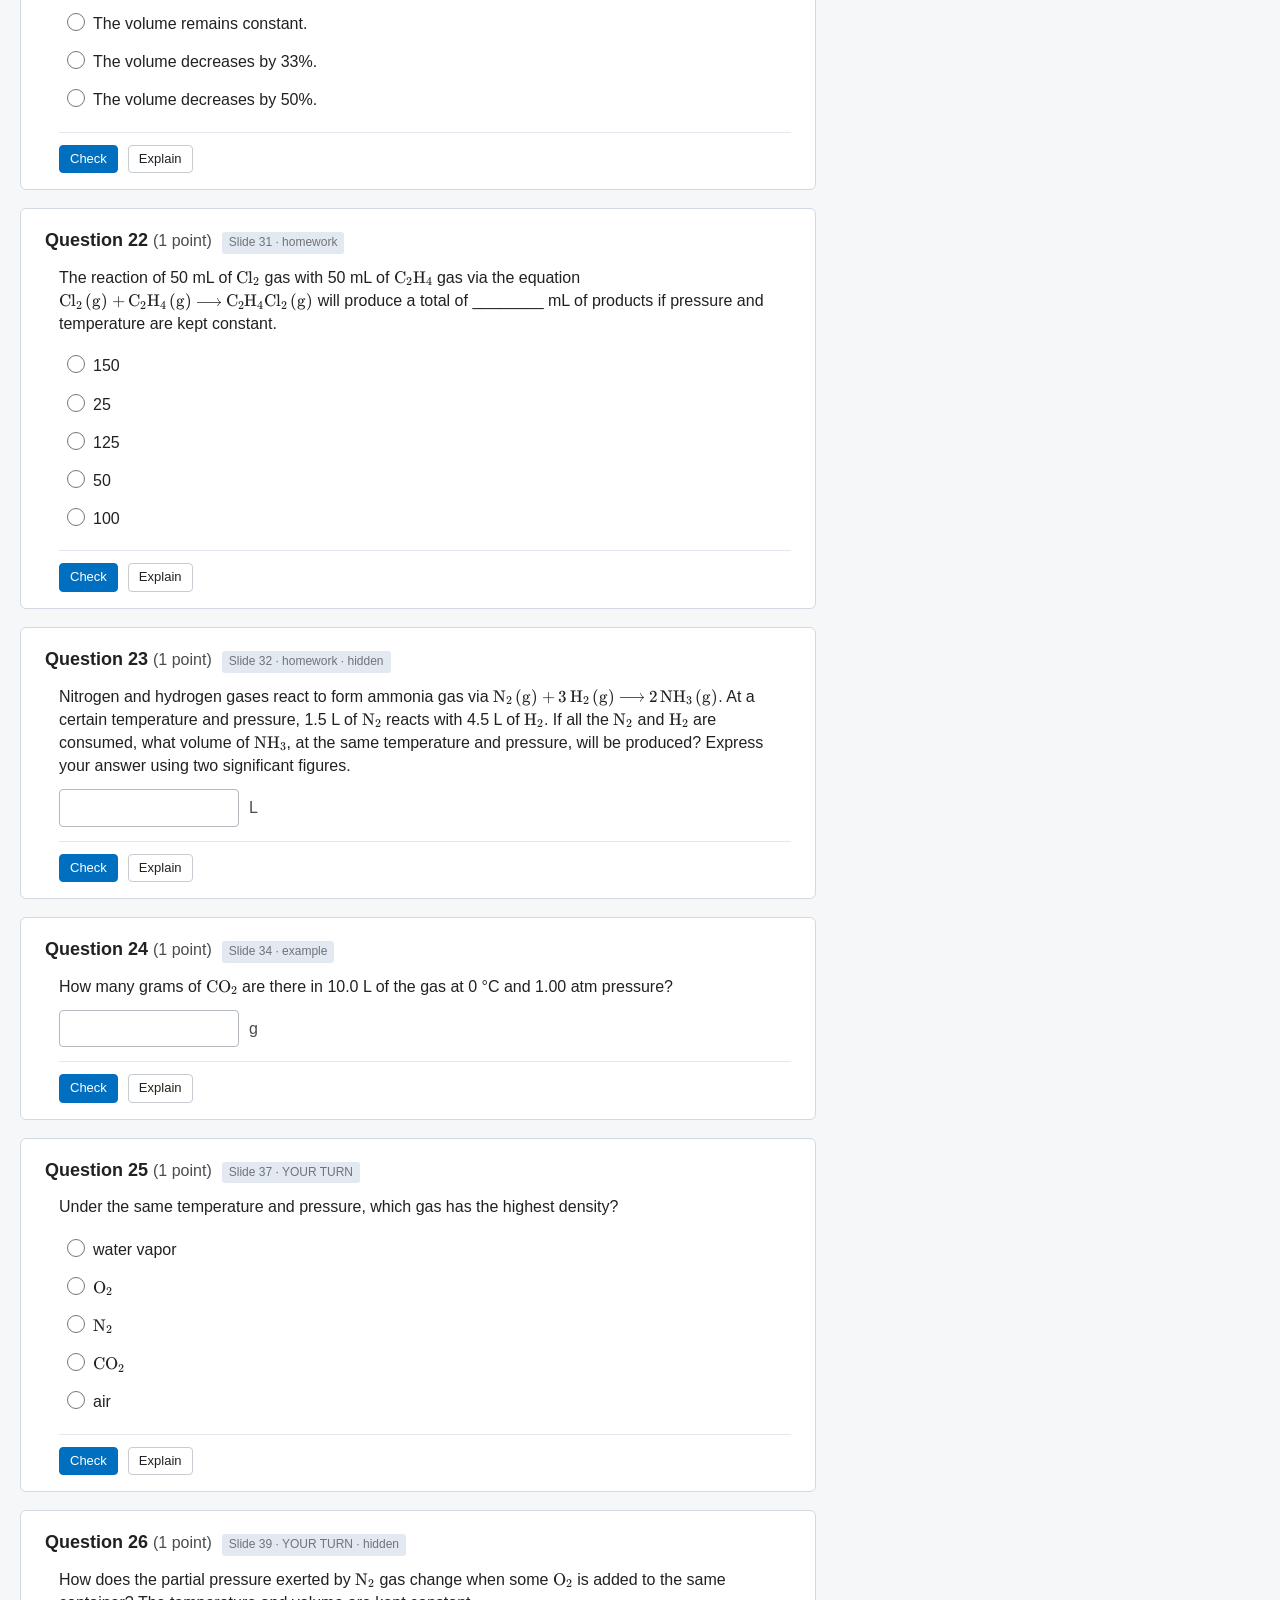
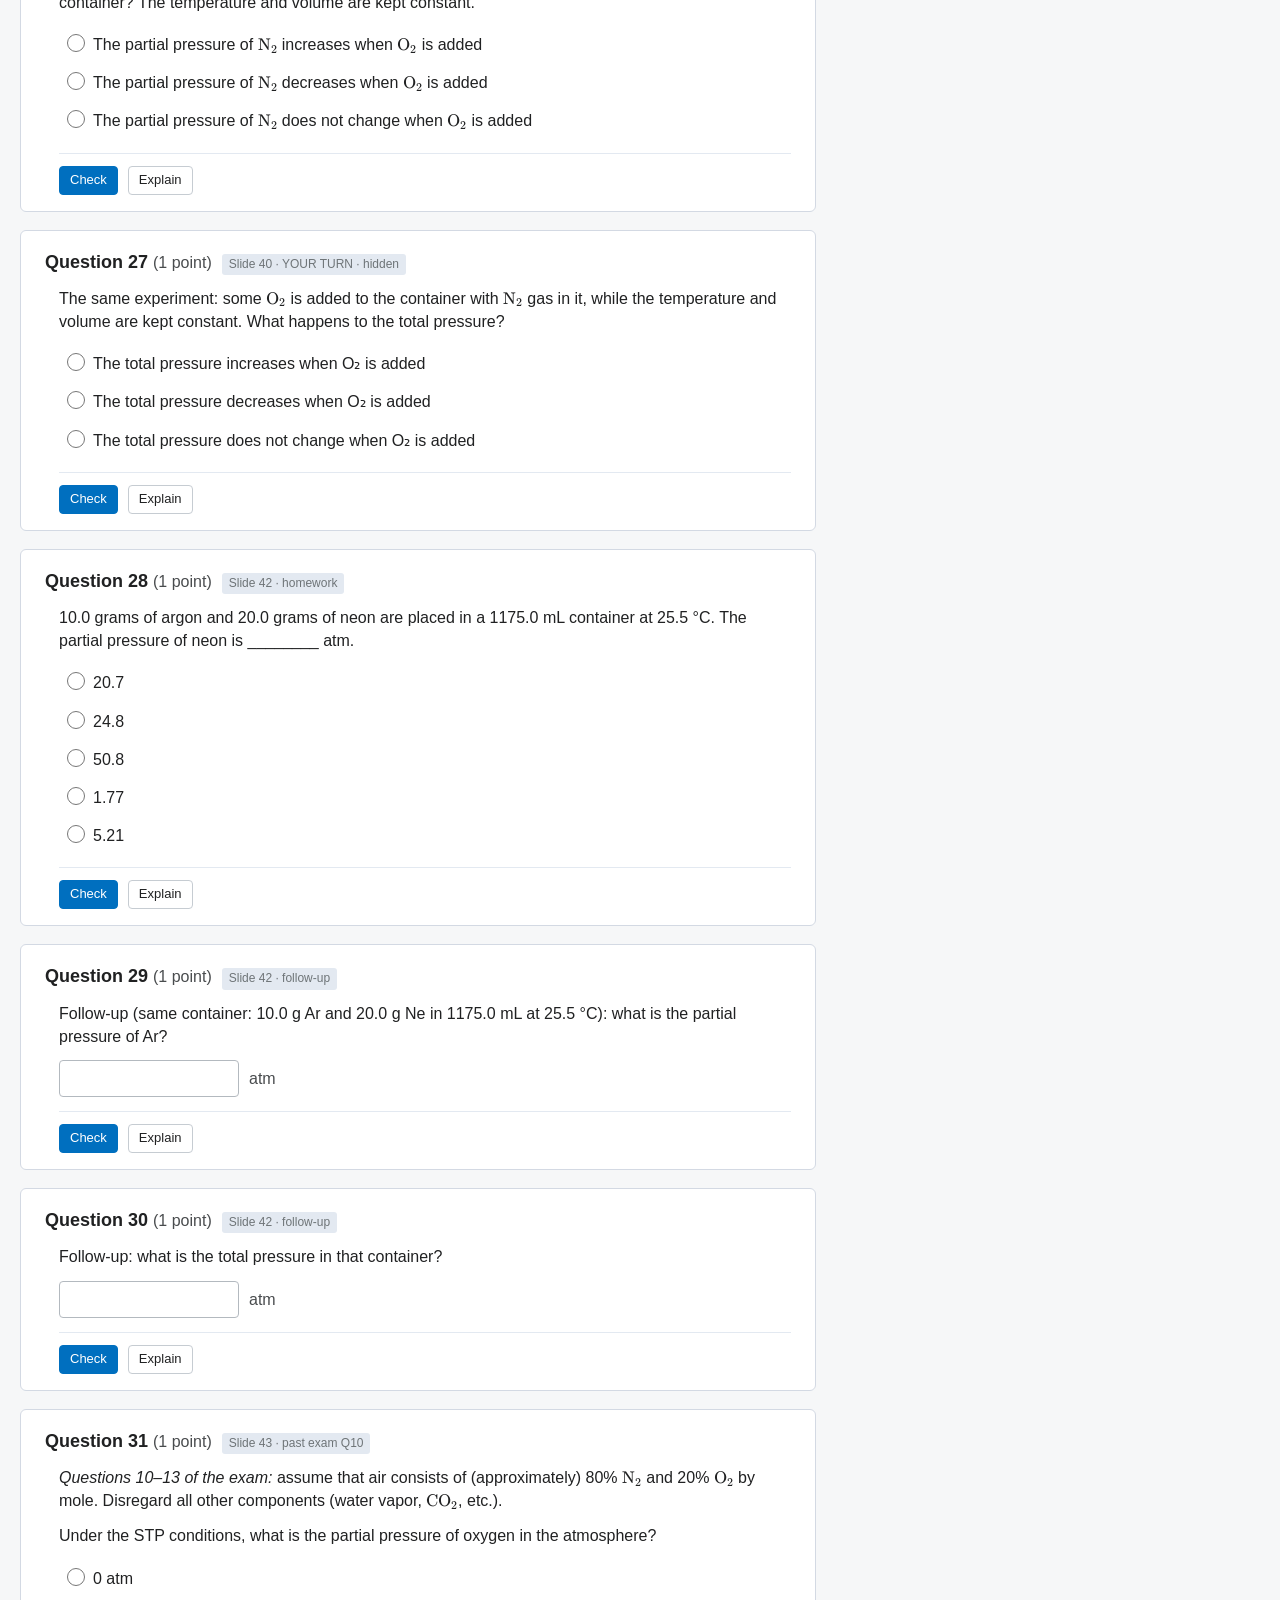
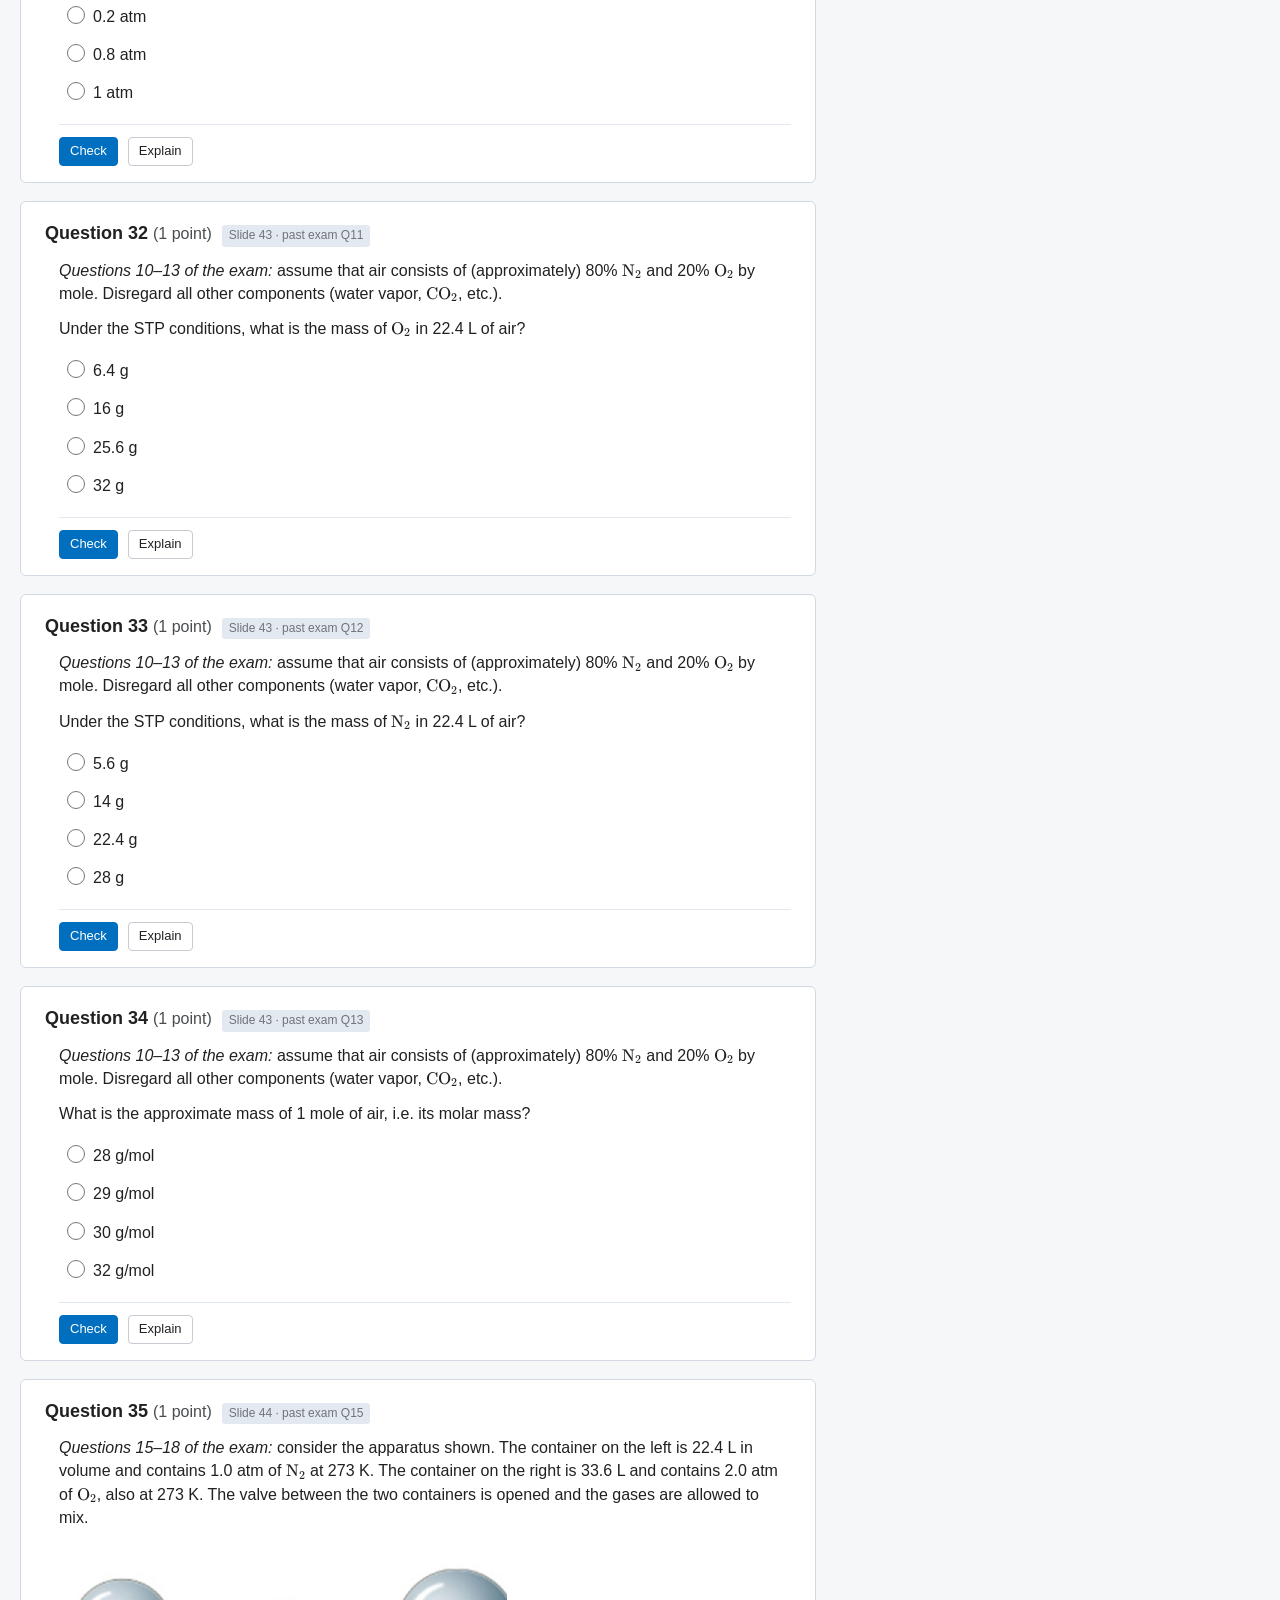
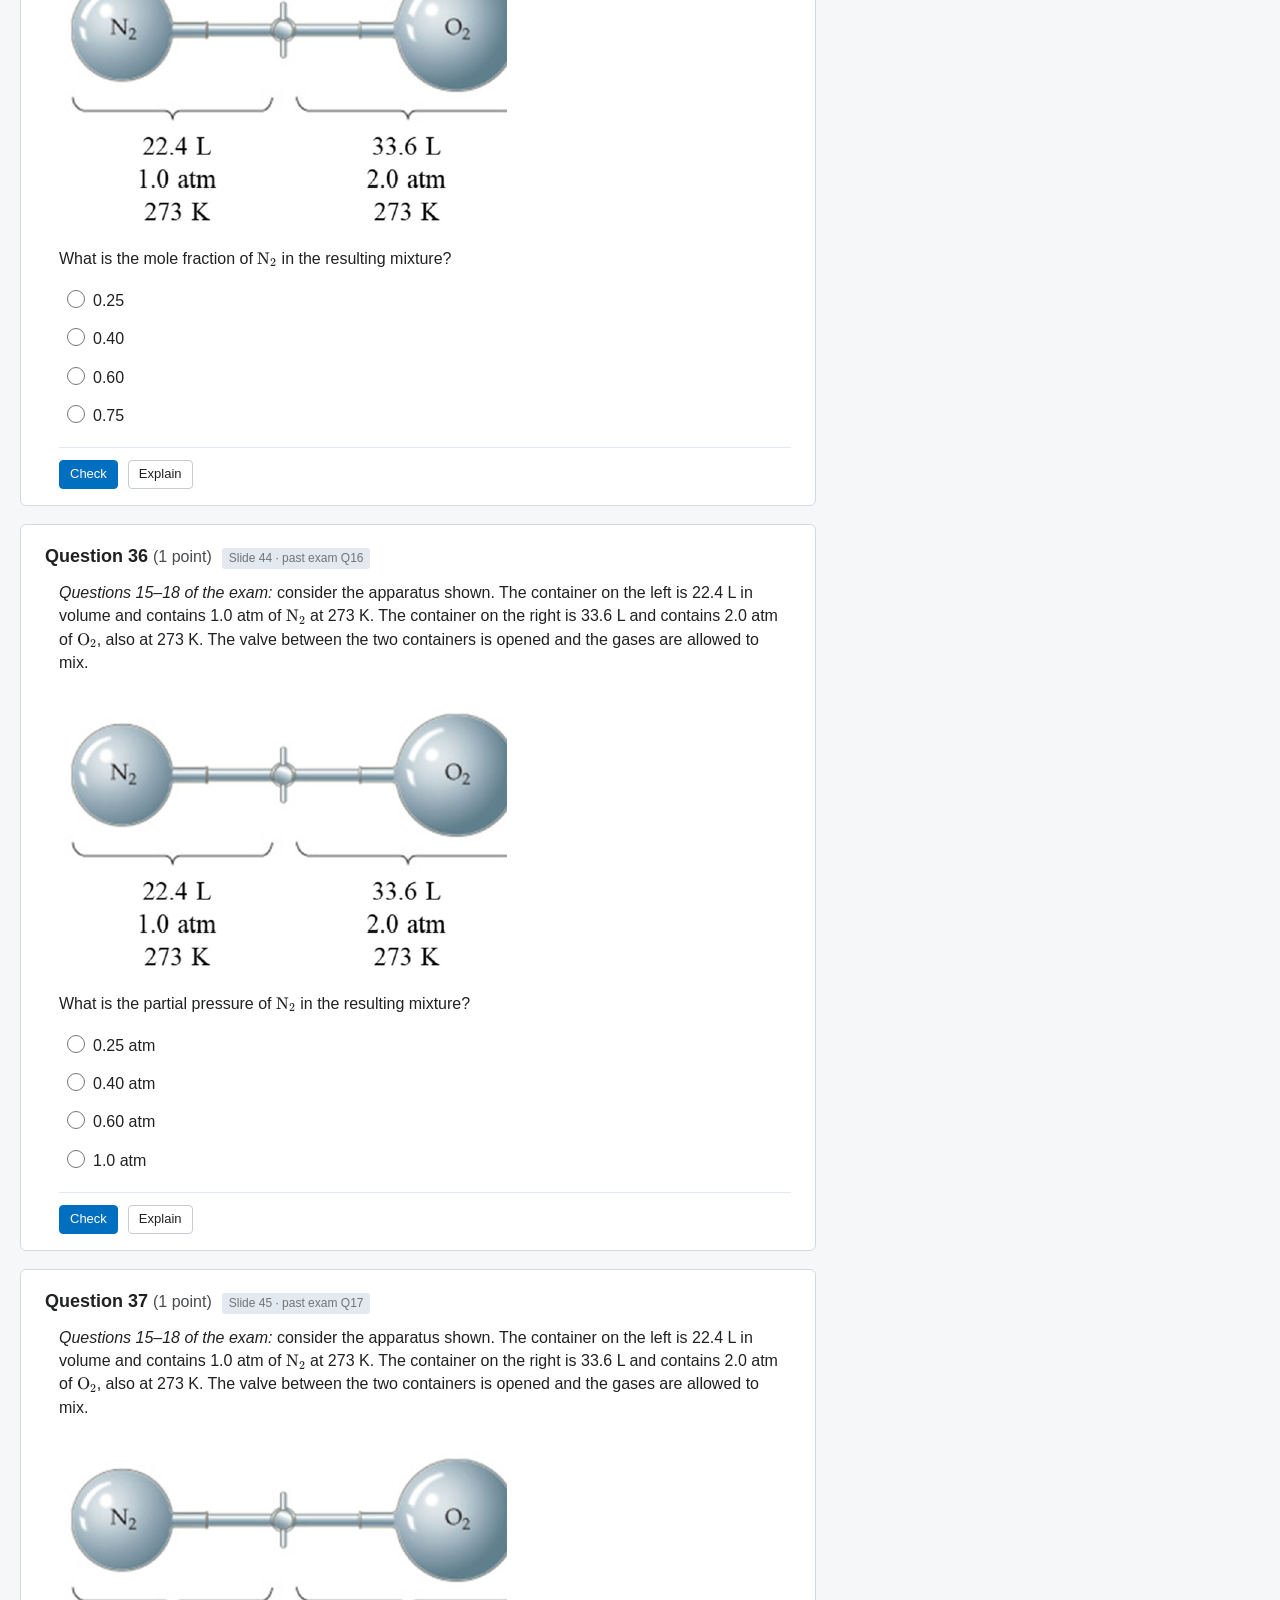
<file: quizzes/quiz04-ch10-gases/index.html>
<!DOCTYPE html>
<html lang="en">
<head>
  <meta charset="utf-8">
  <meta name="viewport" content="width=device-width, initial-scale=1">
  <title>Quiz 4 — Ch. 10: Gases · CHEM 181</title>
  <link rel="icon" type="image/png" sizes="32x32" href="../../assets/img/favicon-32.png">
  <link rel="icon" href="../../assets/img/favicon.ico" sizes="any">
  <link rel="apple-touch-icon" href="../../assets/img/apple-touch-icon.png">
  <link rel="stylesheet" href="../../assets/vendor/katex/katex.min.css">
  <link rel="stylesheet" href="../../assets/css/quiz.css">
</head>
<body>
  <header class="topbar">
    <a class="home-btn" href="../../index.html" title="Back to the study hub"><span aria-hidden="true">⌂</span> Home</a>
    <a class="btn" href="../../slides/viewer.html?d=ch10" target="_blank" rel="noopener" title="Open the Ch. 10 slides in a new tab">Ch. 10 slides ↗</a>
    <h1 id="quiz-title">Quiz</h1>
    <div class="progress" aria-label="Progress">
      <div class="bar"><span id="prog-bar"></span></div>
      <span id="prog-text">0 answered</span>
    </div>
    <div class="spacer"></div>
    <span class="scorebox" id="scorebox" aria-live="polite">Not graded</span>
    <button class="btn primary" id="btn-grade" type="button">Grade all</button>
    <button class="btn" id="btn-reset" type="button">Reset</button>
    <button class="btn panel-toggle" id="btn-panel" type="button">Explanations</button>
  </header>

  <main class="layout">
    <section class="quiz" id="quiz" aria-label="Questions"></section>

    <aside class="panel" id="panel" aria-label="Explanations">
      <div class="panel-head">
        <div class="row">
          <h3>Explanations</h3>
          <button class="btn small panel-toggle" id="btn-close-panel" type="button">Close</button>
        </div>
        <div class="qmap" id="qmap" aria-label="Question map"></div>
        <div class="legend">
          <span><i style="background:#fff"></i>unanswered</span>
          <span><i style="background:#eef3f8"></i>answered</span>
          <span><i style="background:#e9f6ec"></i>correct</span>
          <span><i style="background:#fff6e0"></i>partial</span>
          <span><i style="background:#fdeceb"></i>incorrect</span>
        </div>
      </div>
      <div class="panel-body" id="panel-body" aria-live="polite"></div>
    </aside>
  </main>

  <script src="../../assets/vendor/katex/katex.min.js"></script>
  <script src="../../assets/vendor/katex/contrib/mhchem.min.js"></script>
  <script src="../../assets/vendor/katex/contrib/auto-render.min.js"></script>
  <script src="data.js"></script>
  <script src="../../assets/js/quiz-engine.js"></script>
</body>
</html>
</file>
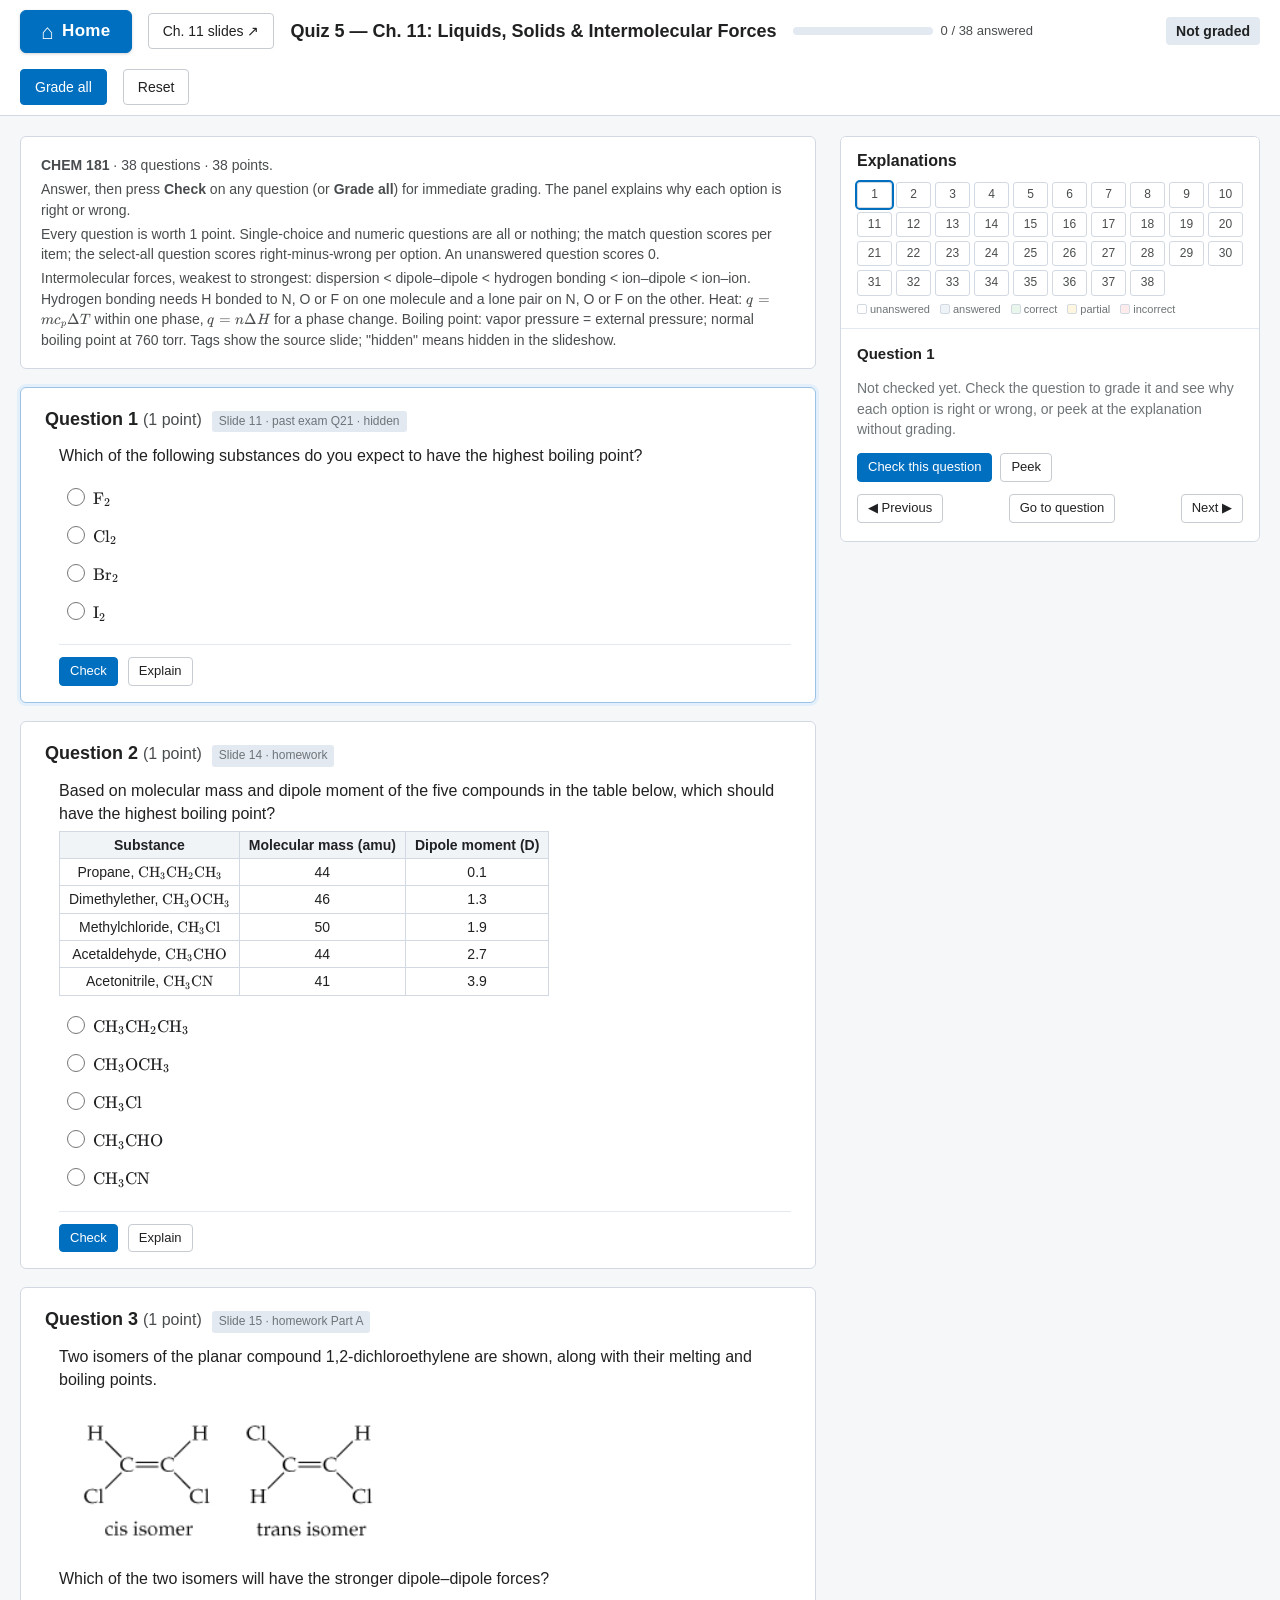
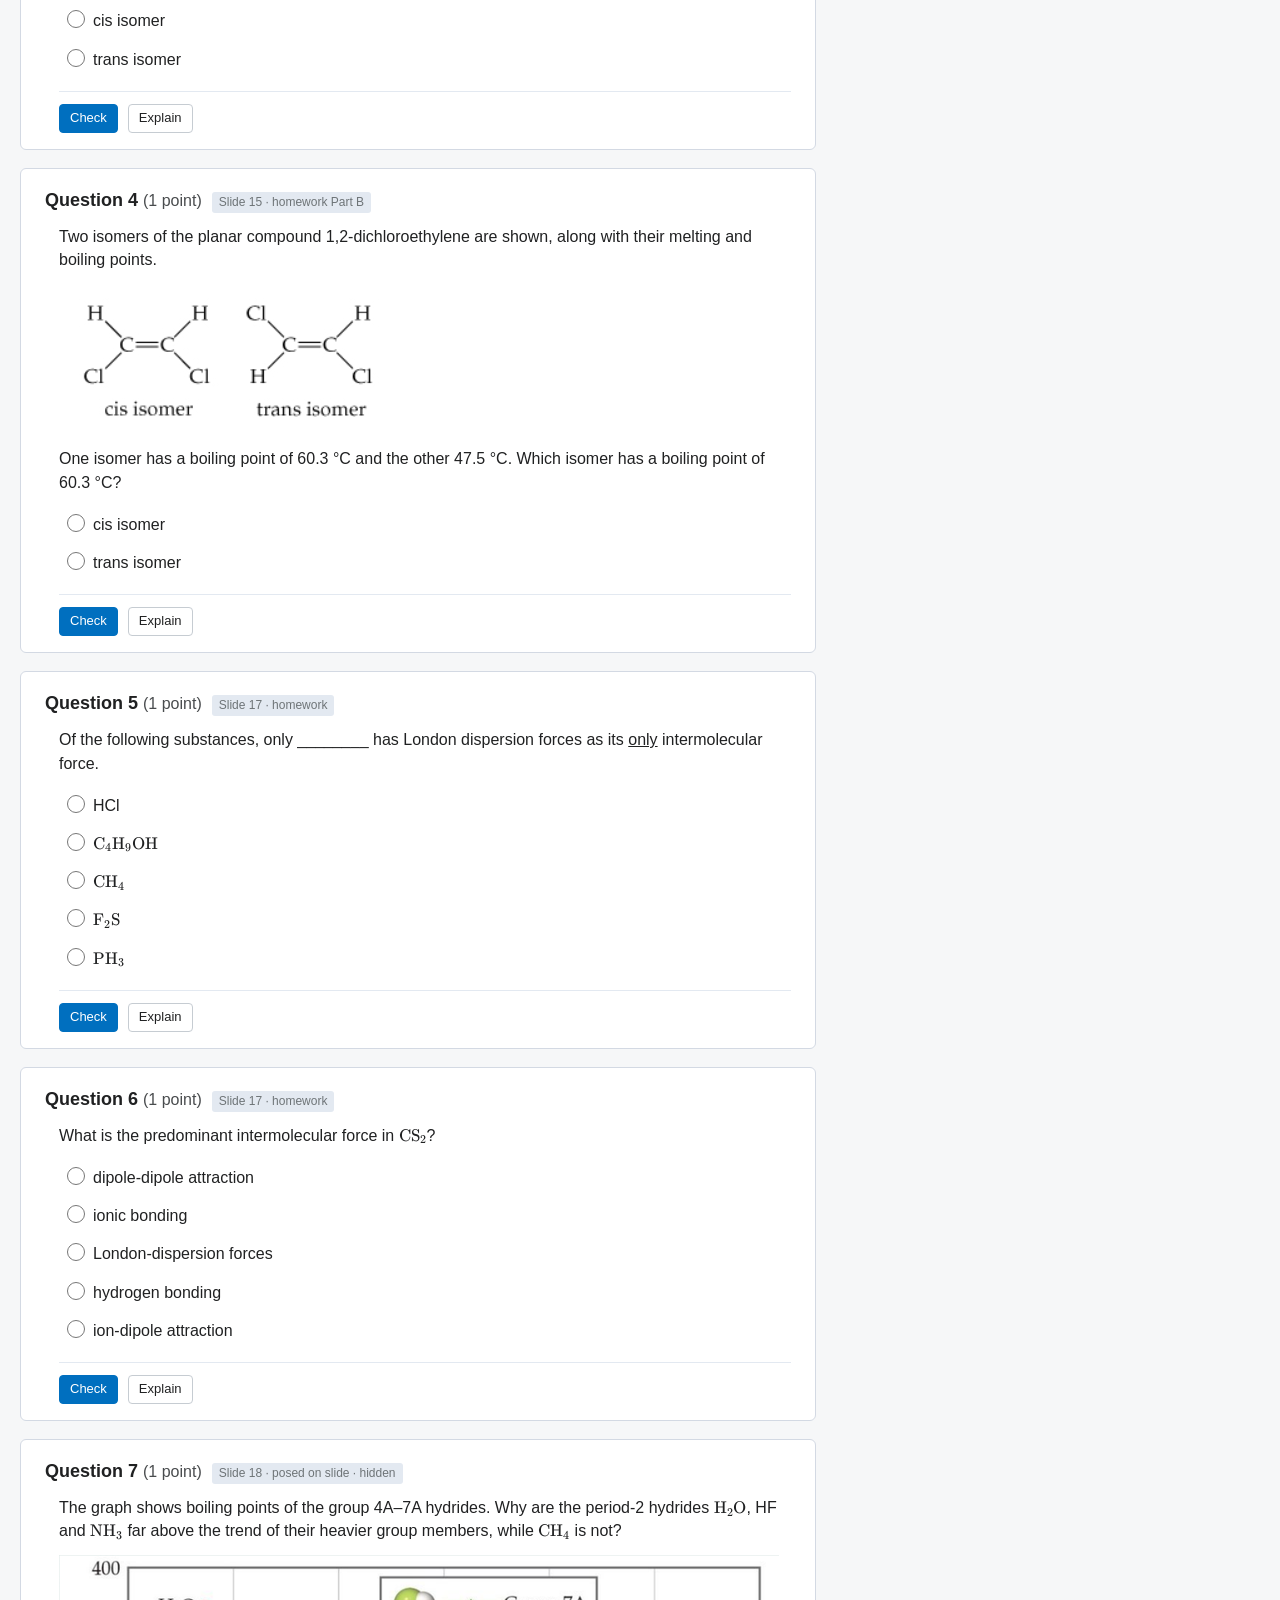
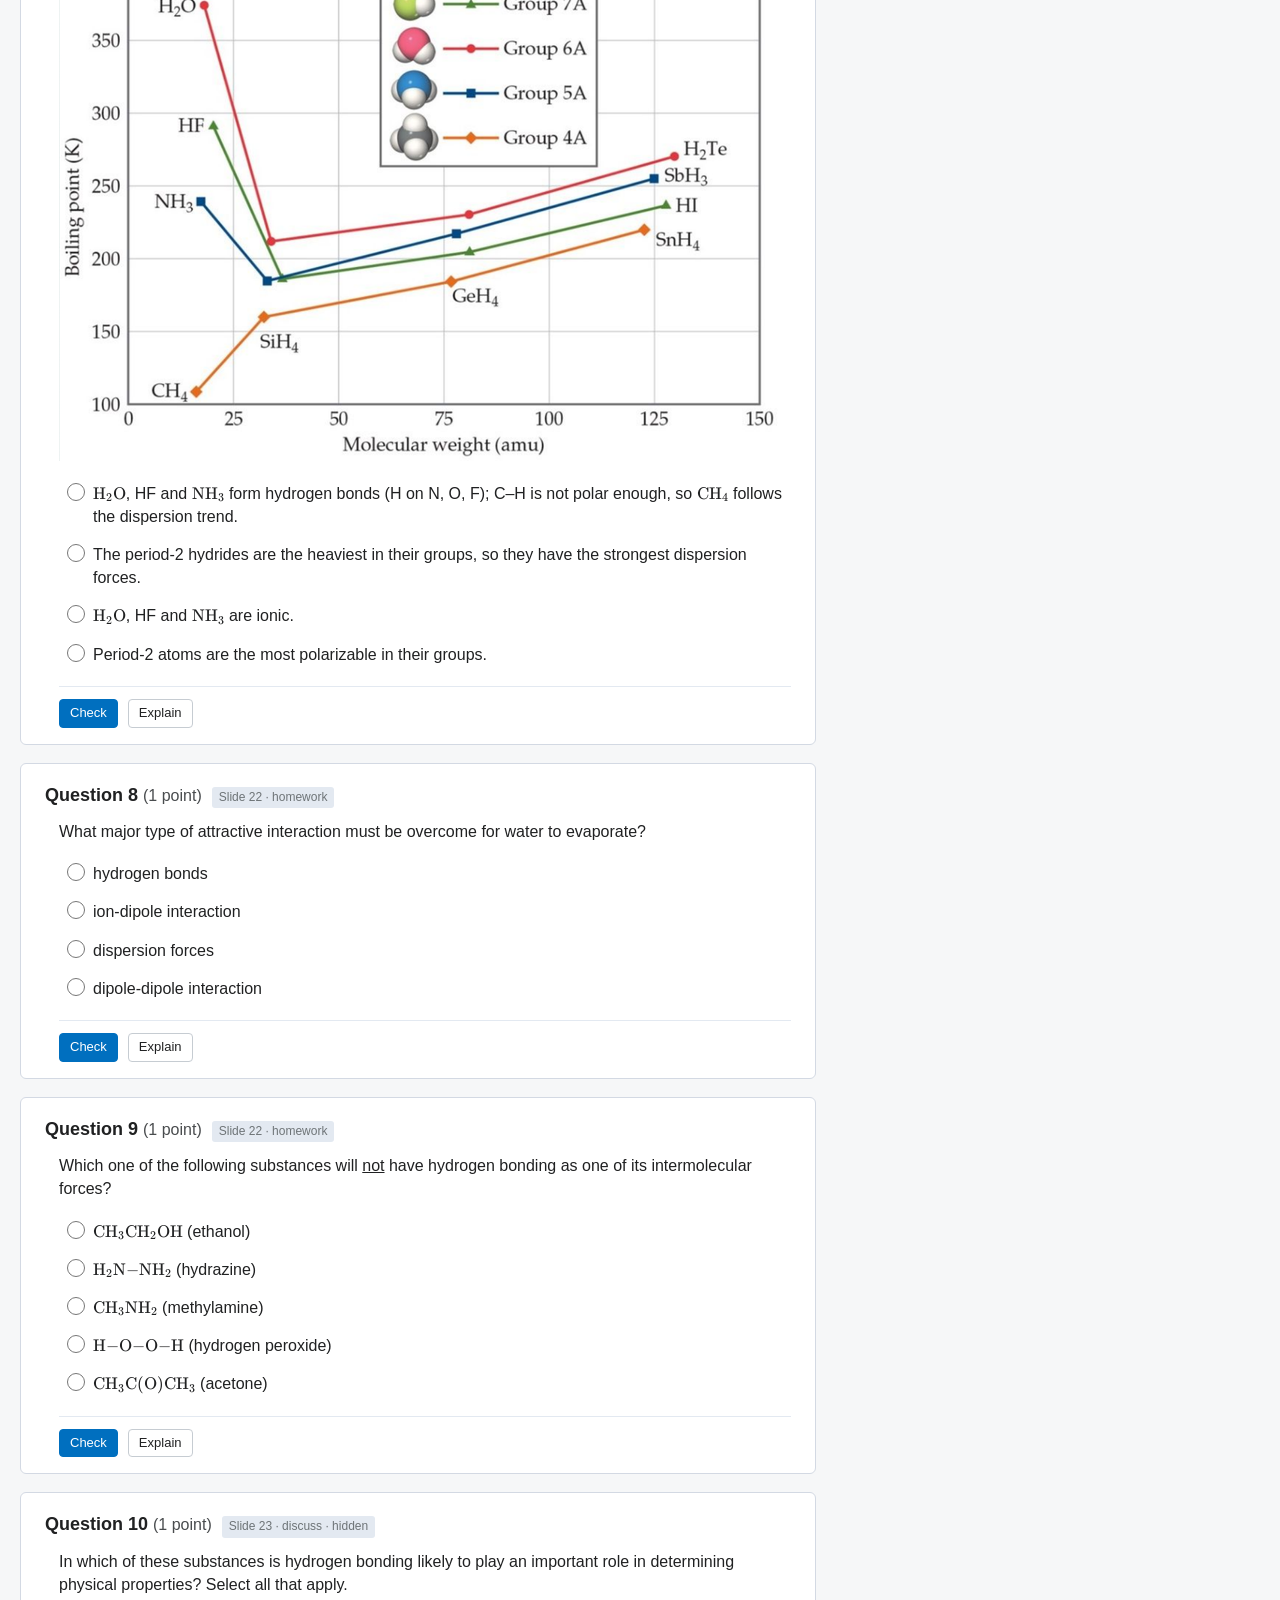
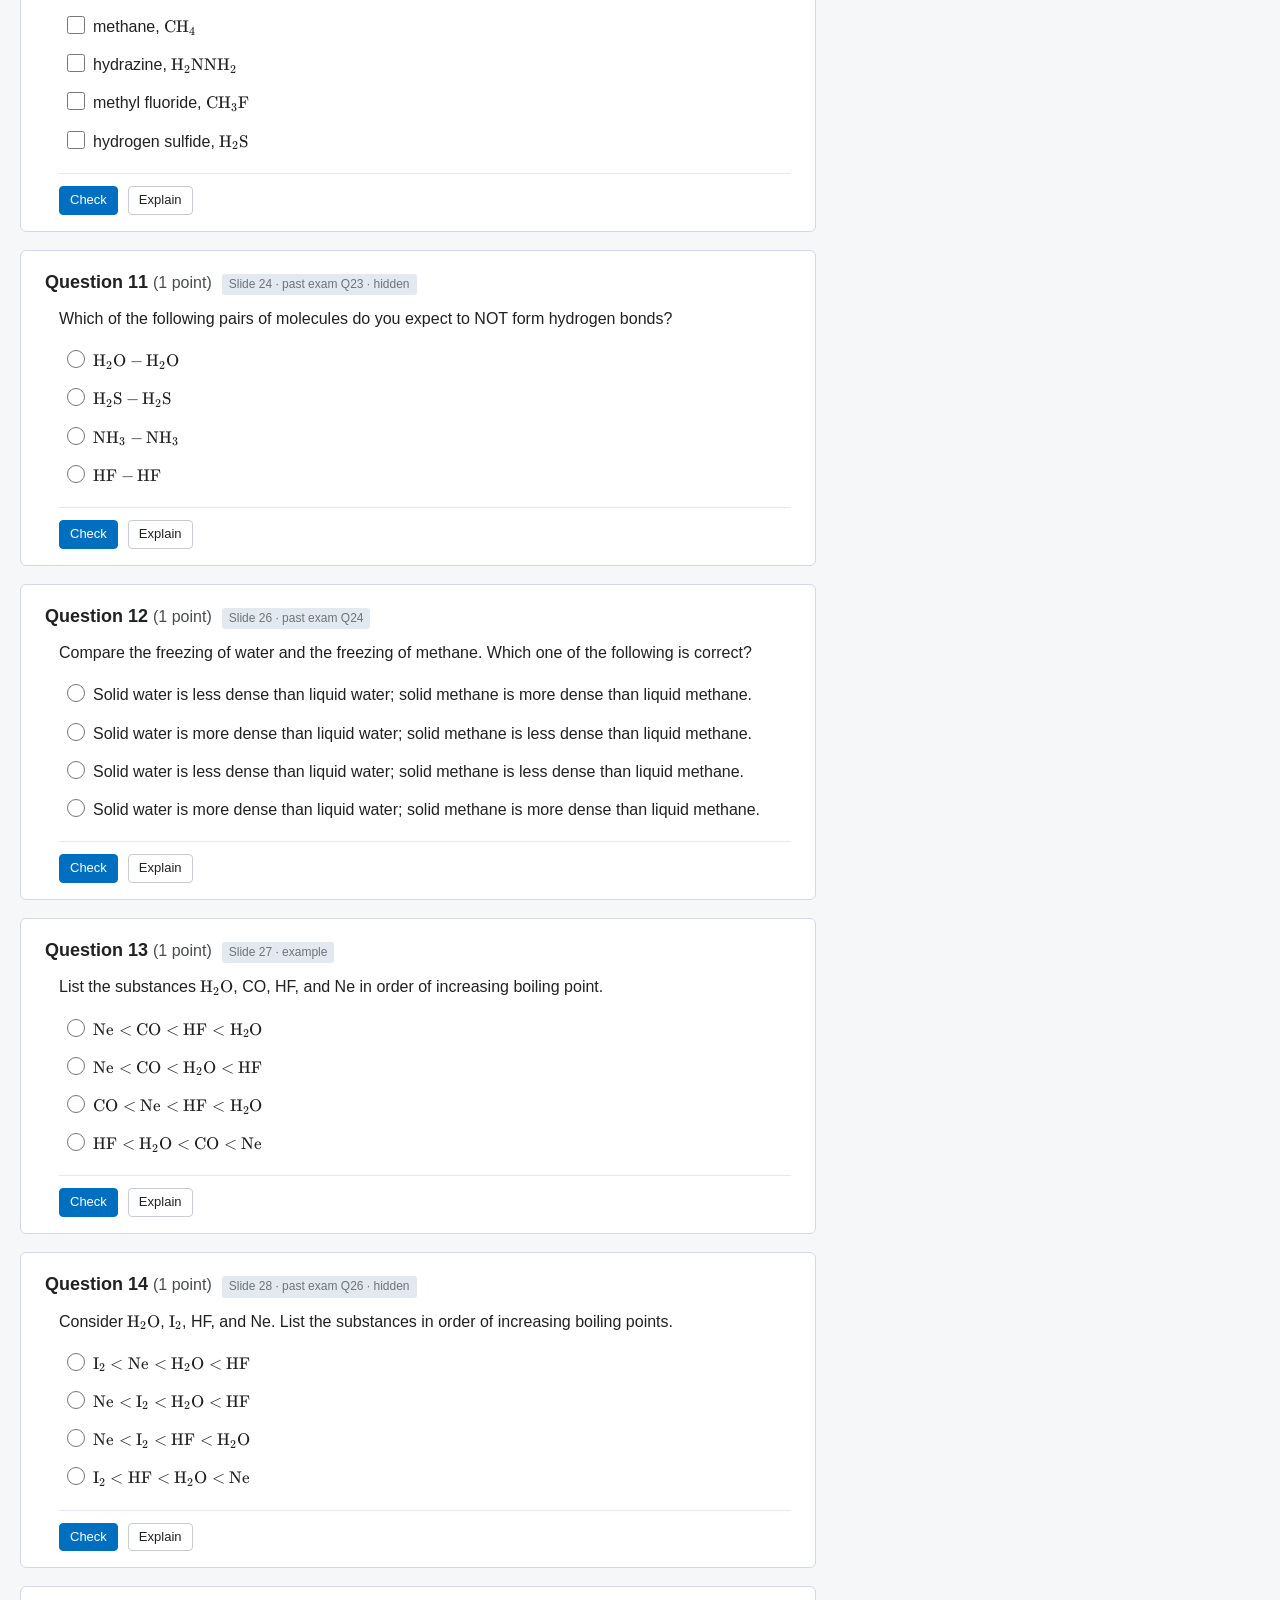
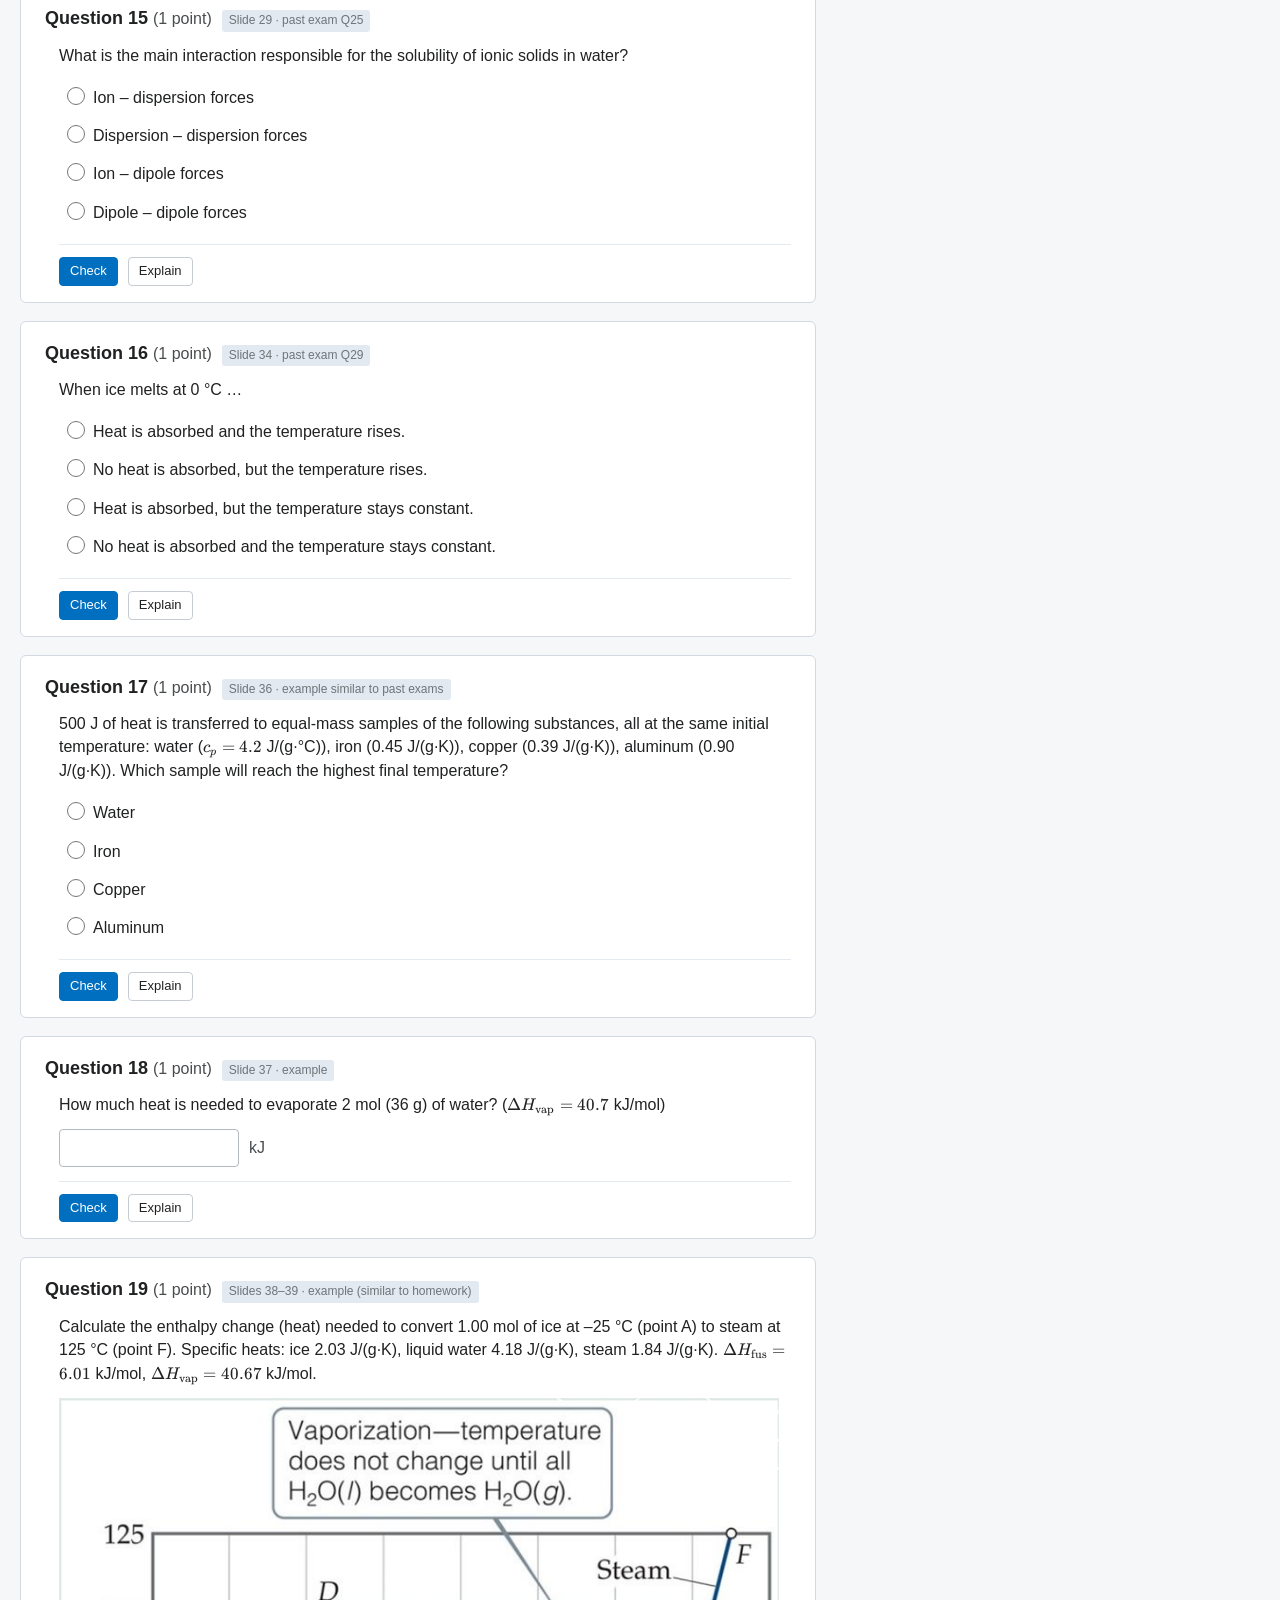
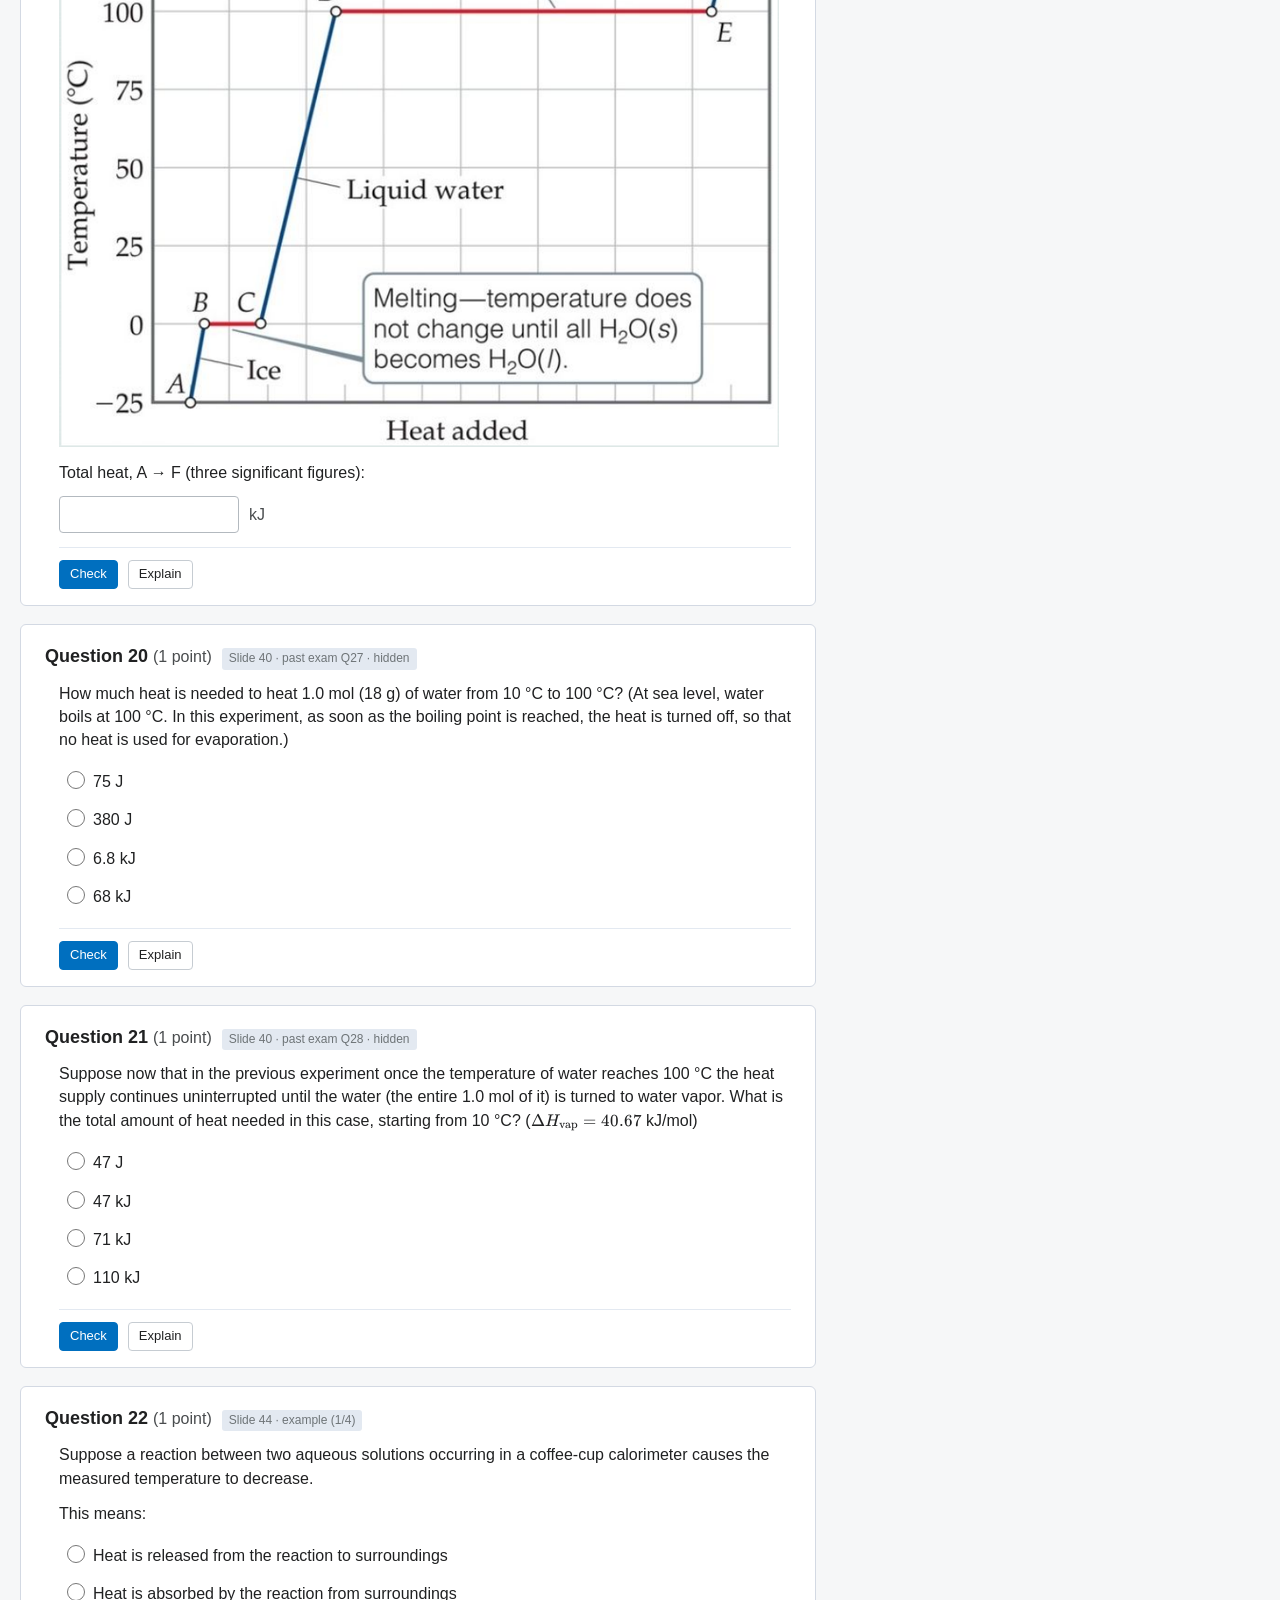
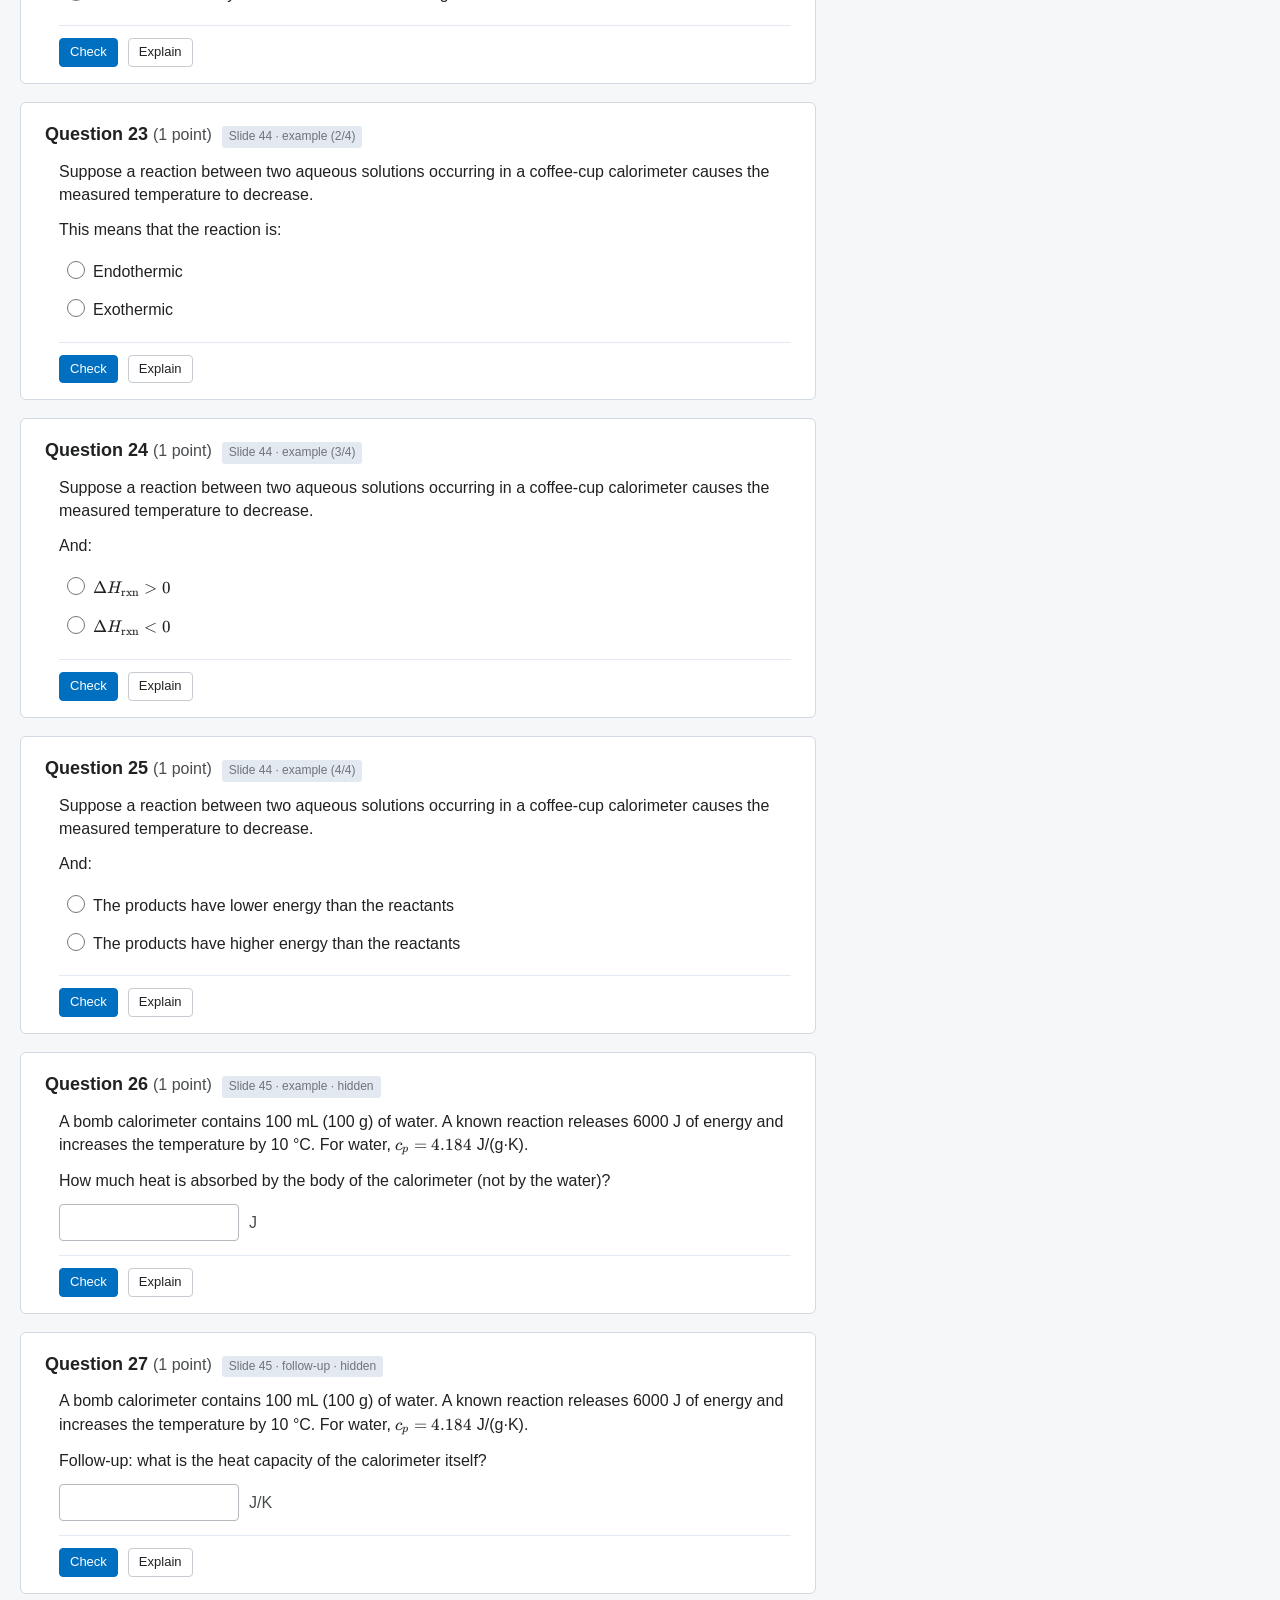
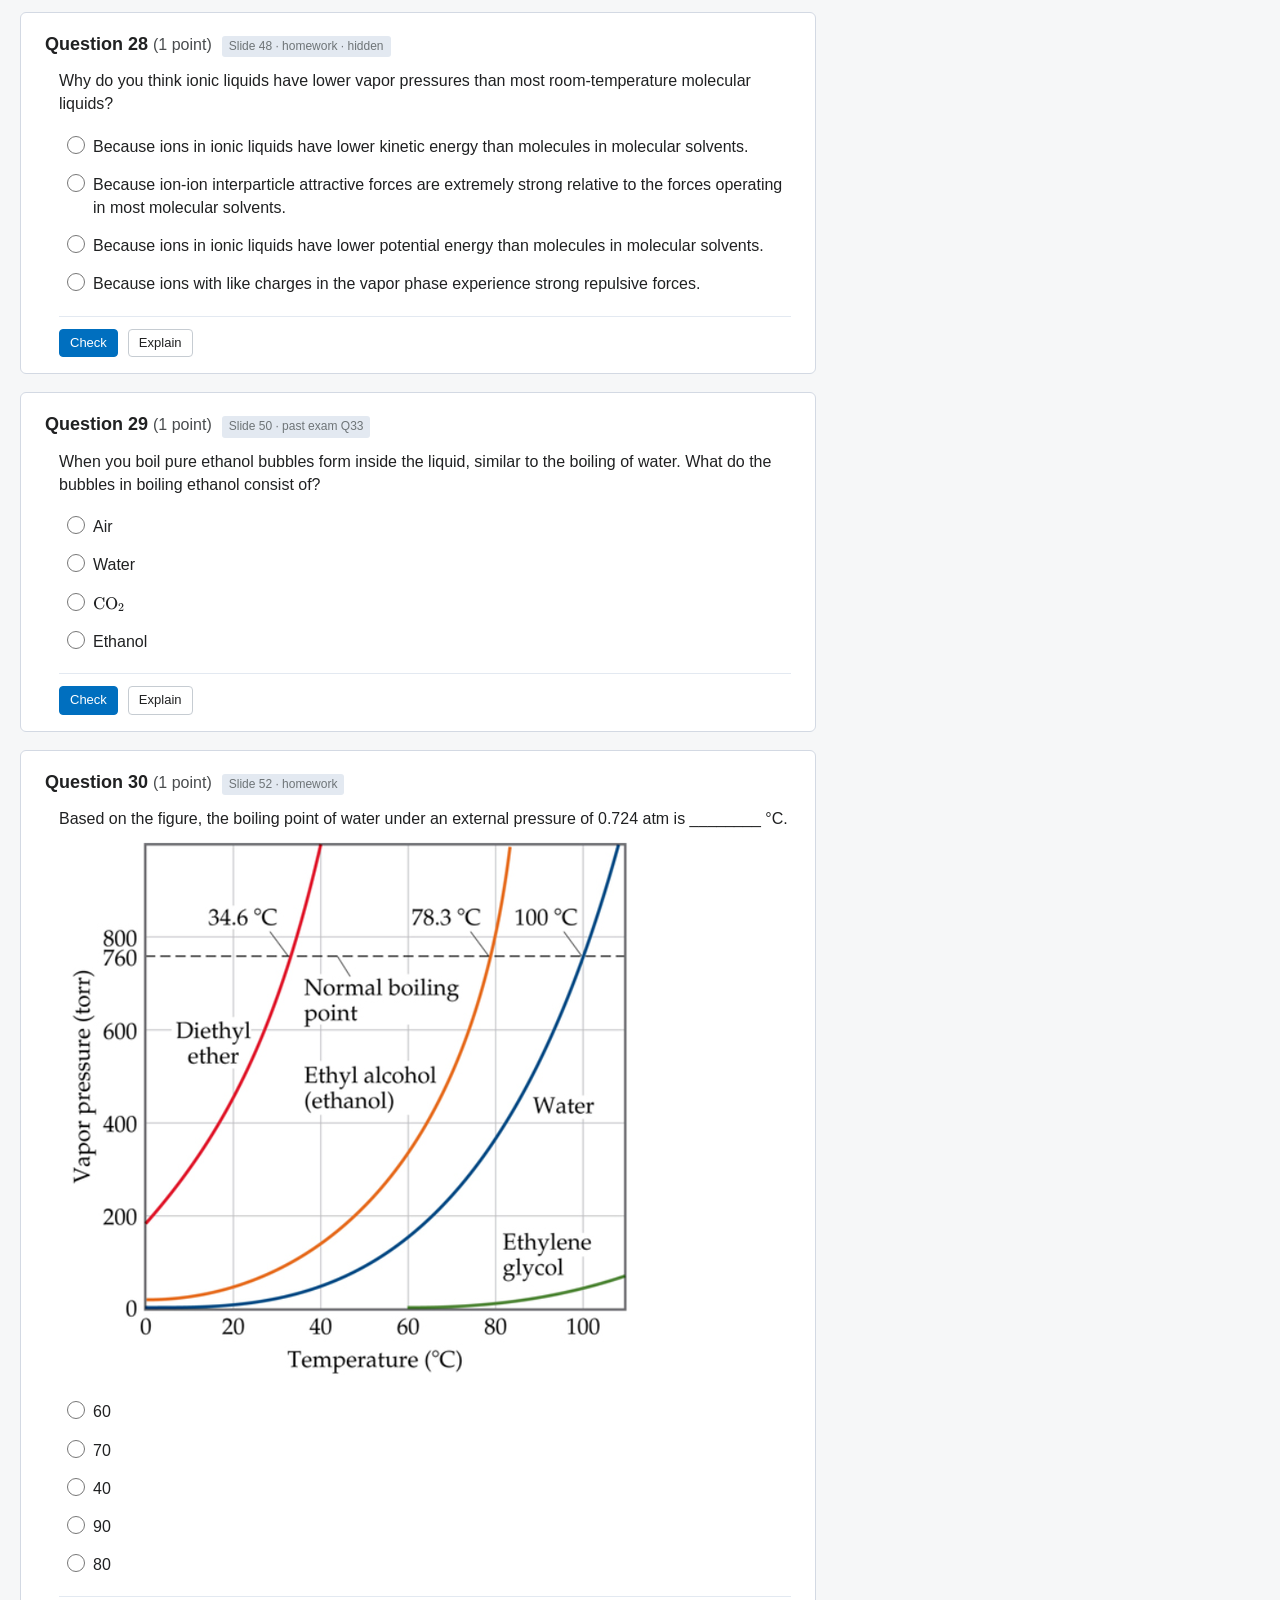
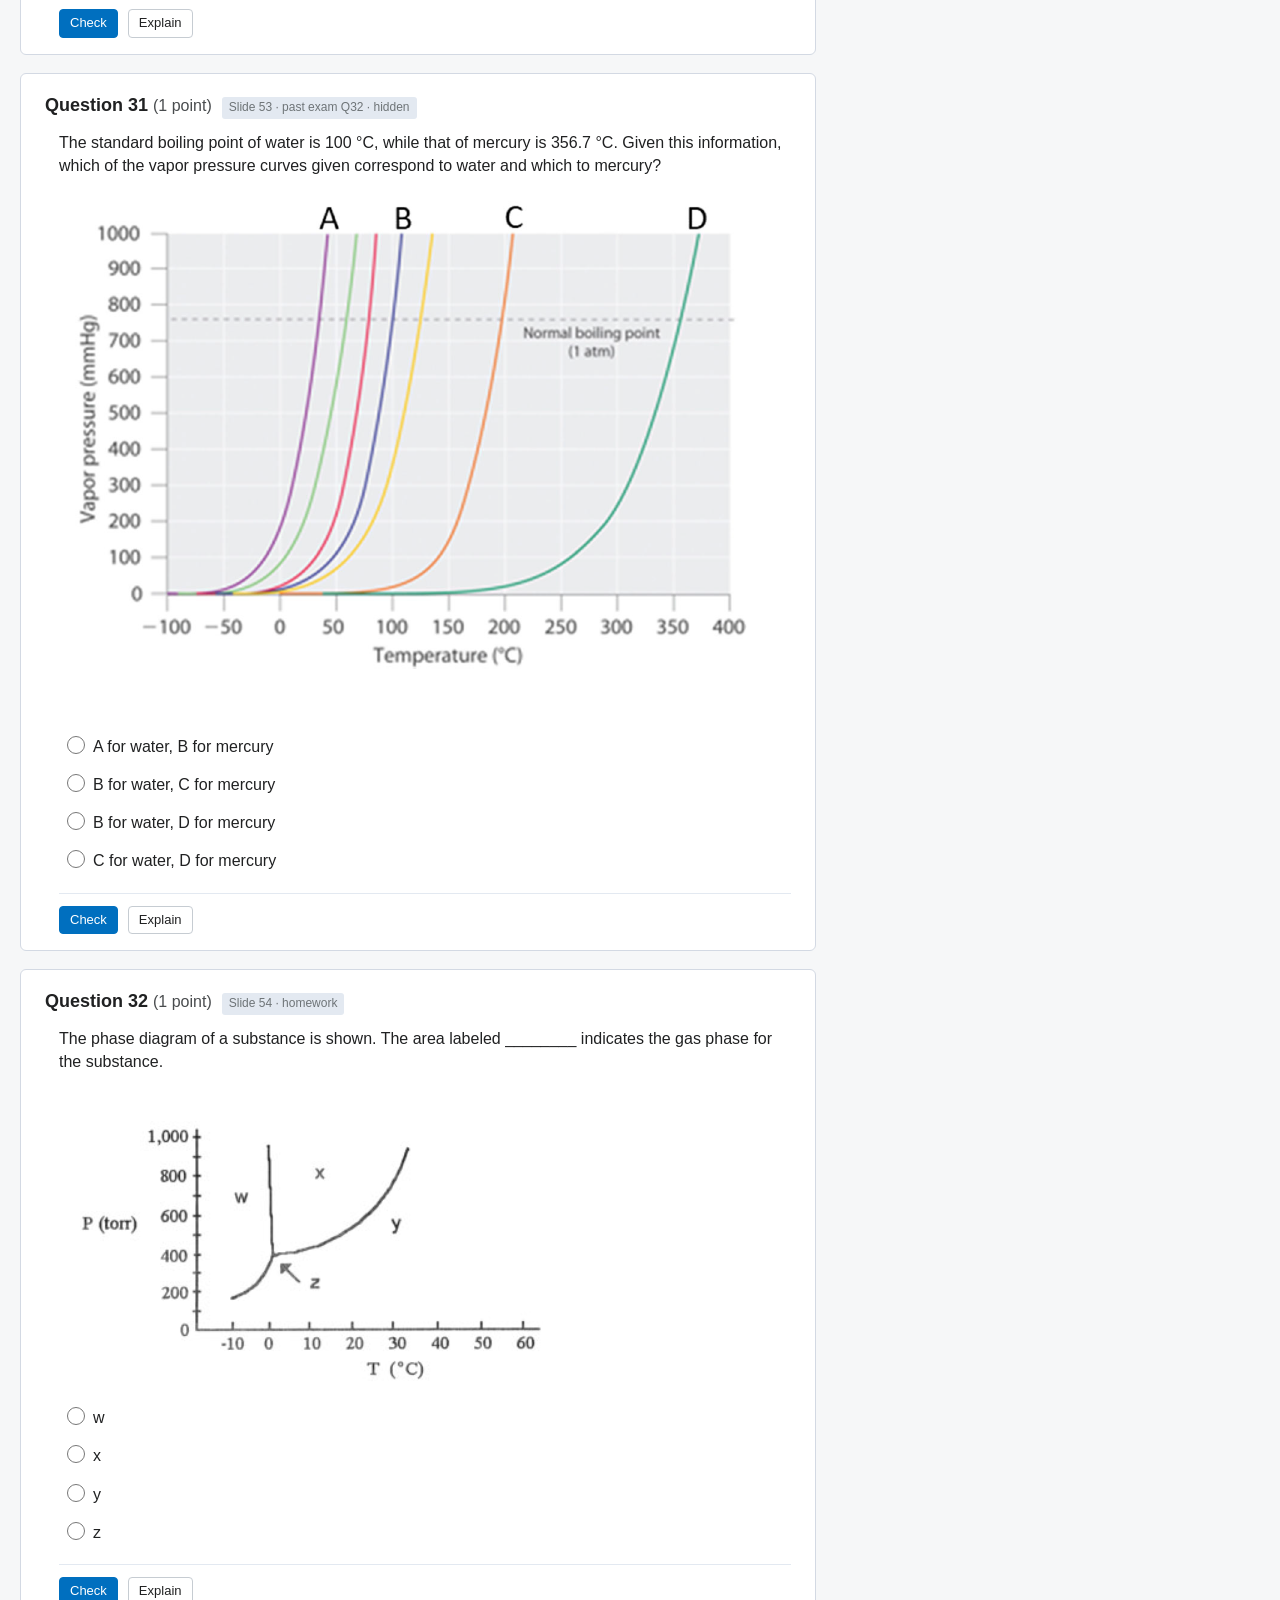
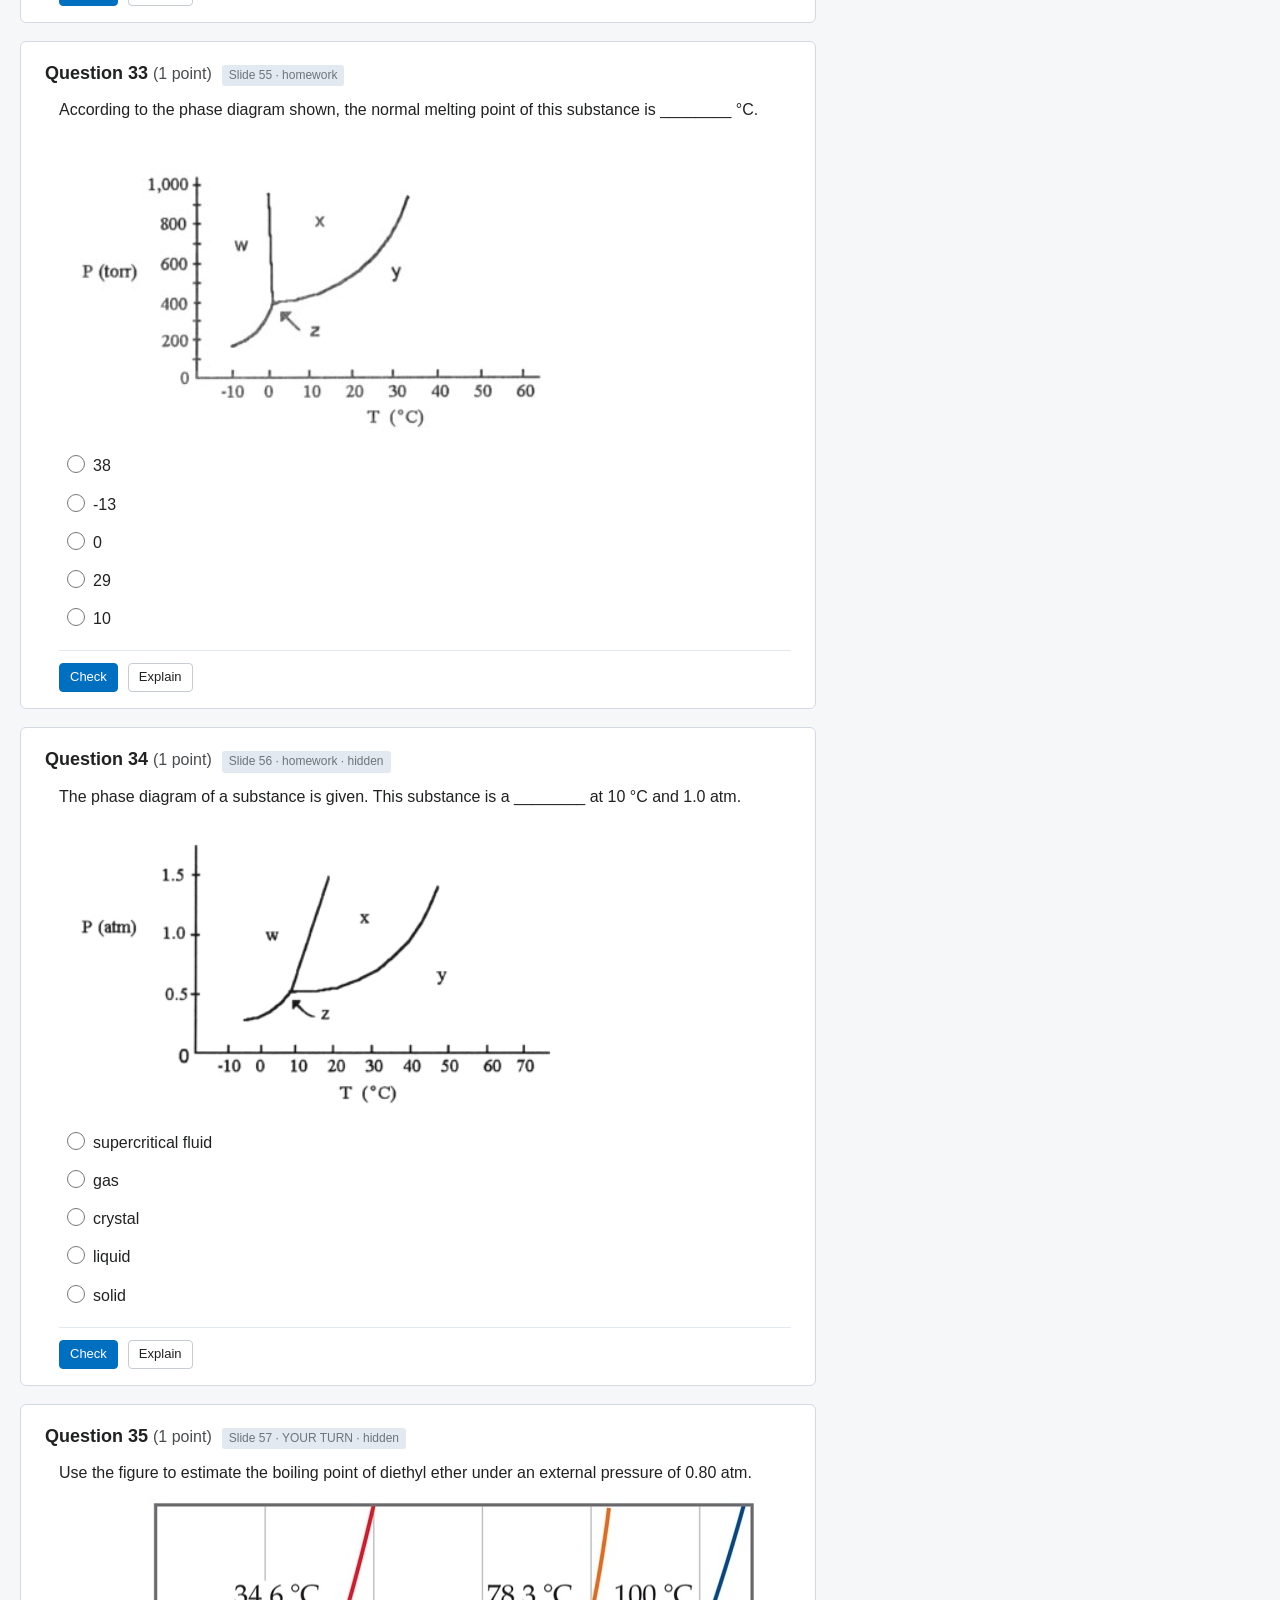
<file: quizzes/quiz05-ch11-liquids-solids/index.html>
<!DOCTYPE html>
<html lang="en">
<head>
  <meta charset="utf-8">
  <meta name="viewport" content="width=device-width, initial-scale=1">
  <title>Quiz 5 — Ch. 11: Liquids, Solids &amp; Intermolecular Forces · CHEM 181</title>
  <link rel="icon" type="image/png" sizes="32x32" href="../../assets/img/favicon-32.png">
  <link rel="icon" href="../../assets/img/favicon.ico" sizes="any">
  <link rel="apple-touch-icon" href="../../assets/img/apple-touch-icon.png">
  <link rel="stylesheet" href="../../assets/vendor/katex/katex.min.css">
  <link rel="stylesheet" href="../../assets/css/quiz.css">
</head>
<body>
  <header class="topbar">
    <a class="home-btn" href="../../index.html" title="Back to the study hub"><span aria-hidden="true">⌂</span> Home</a>
    <a class="btn" href="../../slides/viewer.html?d=ch11" target="_blank" rel="noopener" title="Open the Ch. 11 slides in a new tab">Ch. 11 slides ↗</a>
    <h1 id="quiz-title">Quiz</h1>
    <div class="progress" aria-label="Progress">
      <div class="bar"><span id="prog-bar"></span></div>
      <span id="prog-text">0 answered</span>
    </div>
    <div class="spacer"></div>
    <span class="scorebox" id="scorebox" aria-live="polite">Not graded</span>
    <button class="btn primary" id="btn-grade" type="button">Grade all</button>
    <button class="btn" id="btn-reset" type="button">Reset</button>
    <button class="btn panel-toggle" id="btn-panel" type="button">Explanations</button>
  </header>

  <main class="layout">
    <section class="quiz" id="quiz" aria-label="Questions"></section>

    <aside class="panel" id="panel" aria-label="Explanations">
      <div class="panel-head">
        <div class="row">
          <h3>Explanations</h3>
          <button class="btn small panel-toggle" id="btn-close-panel" type="button">Close</button>
        </div>
        <div class="qmap" id="qmap" aria-label="Question map"></div>
        <div class="legend">
          <span><i style="background:#fff"></i>unanswered</span>
          <span><i style="background:#eef3f8"></i>answered</span>
          <span><i style="background:#e9f6ec"></i>correct</span>
          <span><i style="background:#fff6e0"></i>partial</span>
          <span><i style="background:#fdeceb"></i>incorrect</span>
        </div>
      </div>
      <div class="panel-body" id="panel-body" aria-live="polite"></div>
    </aside>
  </main>

  <script src="../../assets/vendor/katex/katex.min.js"></script>
  <script src="../../assets/vendor/katex/contrib/mhchem.min.js"></script>
  <script src="../../assets/vendor/katex/contrib/auto-render.min.js"></script>
  <script src="data.js"></script>
  <script src="../../assets/js/quiz-engine.js"></script>
</body>
</html>
</file>
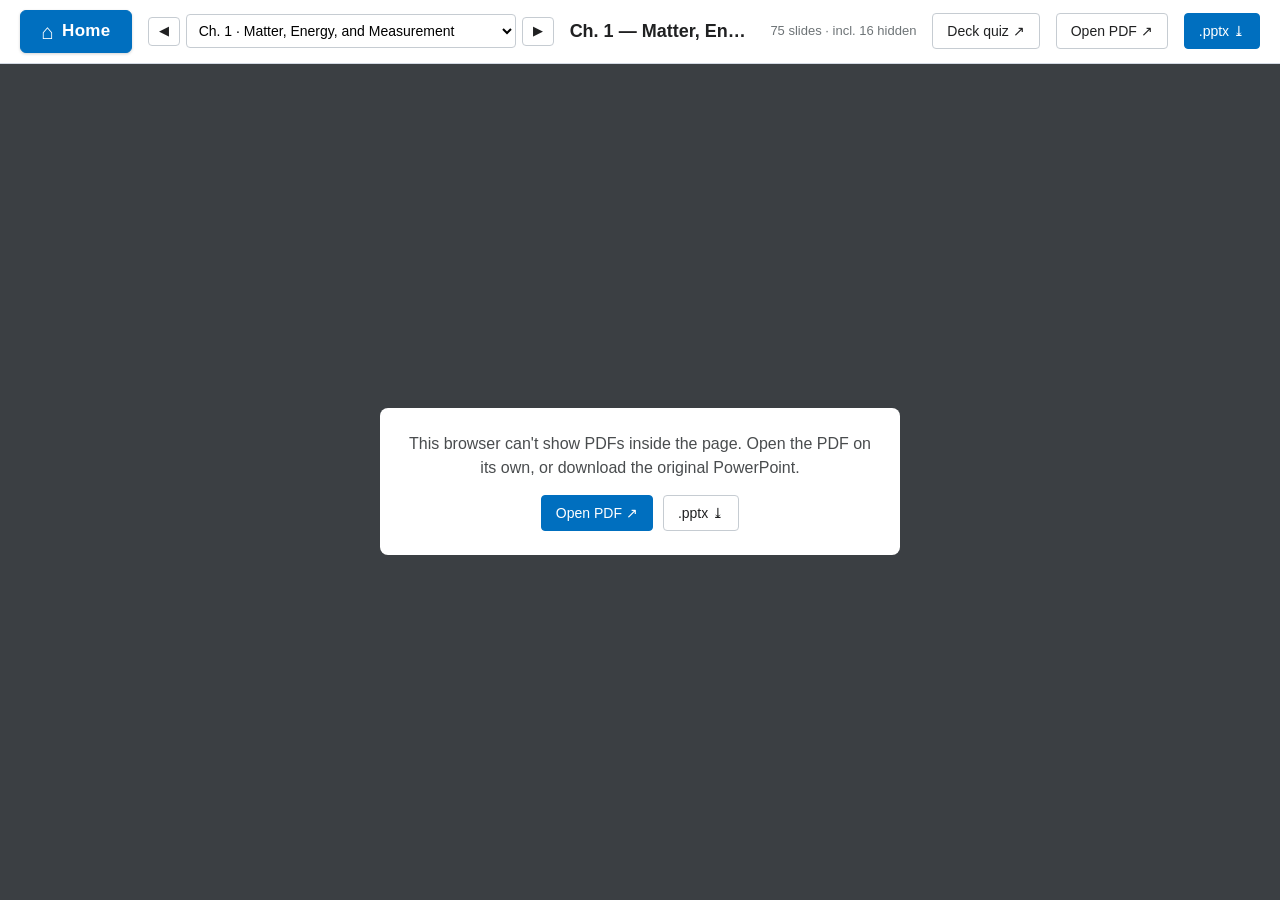
<file: slides/viewer.html>
<!DOCTYPE html>
<html lang="en">
<head>
  <meta charset="utf-8">
  <meta name="viewport" content="width=device-width, initial-scale=1">
  <title>Lecture slides · CHEM 181</title>
  <link rel="icon" type="image/png" sizes="32x32" href="../assets/img/favicon-32.png">
  <link rel="icon" href="../assets/img/favicon.ico" sizes="any">
  <link rel="apple-touch-icon" href="../assets/img/apple-touch-icon.png">
  <link rel="stylesheet" href="../assets/css/quiz.css">
  <style>
    /* Slide viewer: shares the quiz pages' top bar; the PDF fills the rest of the window. */
    html, body { height: 100%; }
    body { display: flex; flex-direction: column; }
    .topbar { flex-wrap: nowrap; }
    .topbar h1 { flex: 1 1 auto; overflow: hidden; text-overflow: ellipsis; min-width: 80px; }
    .topbar .spacer { display: none; }
    .topbar .deckpick { display: flex; align-items: center; gap: 6px; }
    .topbar select { font: inherit; font-size: 14px; padding: 7px 8px; border: 1px solid #c6ccd2; border-radius: 4px; background: #fff; max-width: 330px; }
    .topbar .meta { font-size: 13px; color: var(--muted); white-space: nowrap; }
    .viewer { flex: 1; min-height: 0; display: flex; background: #3b3f43; }
    .viewer iframe { flex: 1; width: 100%; height: 100%; border: 0; display: block; }
    .nopdf { margin: auto; max-width: 520px; background: #fff; border-radius: 8px; padding: 24px 26px; text-align: center; }
    .nopdf p { margin: 0 0 16px; color: var(--ink-2); }
    .nopdf .row { display: flex; gap: 10px; justify-content: center; flex-wrap: wrap; }
    .sr-only { position: absolute; width: 1px; height: 1px; overflow: hidden; clip: rect(0 0 0 0); white-space: nowrap; }
    @media (max-width: 900px) { .topbar { flex-wrap: wrap; } .topbar h1 { flex-basis: 100%; order: 5; font-size: 16px; white-space: normal; } .topbar .meta { display: none; } }
  </style>
</head>
<body>
  <header class="topbar">
    <a class="home-btn" href="../index.html" title="Back to the study hub"><span aria-hidden="true">⌂</span> Home</a>
    <div class="deckpick">
      <button class="btn small" id="btn-prev" type="button" title="Previous deck" aria-label="Previous deck">◀</button>
      <label class="sr-only" for="deck-pick">Lecture deck</label>
      <select id="deck-pick"></select>
      <button class="btn small" id="btn-next" type="button" title="Next deck" aria-label="Next deck">▶</button>
    </div>
    <h1 id="deck-title">Lecture slides</h1>
    <span class="meta" id="deck-meta"></span>
    <div class="spacer"></div>
    <a class="btn" id="btn-quiz" hidden>Deck quiz ↗</a>
    <a class="btn" id="btn-pdf" target="_blank" rel="noopener">Open PDF ↗</a>
    <a class="btn primary" id="btn-pptx" download>.pptx ⤓</a>
  </header>

  <main class="viewer">
    <iframe id="frame" title="Lecture slides (PDF)"></iframe>
    <div class="nopdf" id="nopdf" hidden>
      <p>This browser can't show PDFs inside the page. Open the PDF on its own, or download the original PowerPoint.</p>
      <div class="row">
        <a class="btn primary" id="alt-pdf" target="_blank" rel="noopener">Open PDF ↗</a>
        <a class="btn" id="alt-pptx" download>.pptx ⤓</a>
      </div>
    </div>
  </main>

  <script src="../assets/js/slides.js"></script>
  <script>
    const decks = window.SLIDE_DECKS || [];
    const want = new URLSearchParams(location.search).get("d");
    let i = Math.max(0, decks.findIndex((d) => d.key === want));
    const d = decks[i];
    const $ = (id) => document.getElementById(id);

    const pick = $("deck-pick");
    decks.forEach((x, k) => pick.add(new Option(`${x.chapter} · ${x.title}`, x.key, false, k === i)));
    const go = (k) => { if (k >= 0 && k < decks.length) location.search = "?d=" + decks[k].key; };
    pick.addEventListener("change", () => go(pick.selectedIndex));
    $("btn-prev").addEventListener("click", () => go(i - 1));
    $("btn-next").addEventListener("click", () => go(i + 1));
    $("btn-prev").disabled = i === 0;
    $("btn-next").disabled = i === decks.length - 1;

    if (d) {
      const pdf = `decks/${d.file}.pdf`, pptx = `decks/${d.file}.pptx`;
      document.title = `${d.chapter} slides — ${d.title} · CHEM 181`;
      $("deck-title").textContent = `${d.chapter} — ${d.title}`;
      $("deck-meta").textContent = `${d.slides} slides · incl. ${d.hidden} hidden`;
      $("btn-pdf").href = $("alt-pdf").href = pdf;
      $("btn-pdf").title = `Open the PDF (${d.pdfMB} MB) in a new tab`;
      $("btn-pptx").href = $("alt-pptx").href = pptx;
      $("btn-pptx").title = `Download the original PowerPoint (${d.pptxMB} MB)`;
      if (d.quiz) {
        const q = $("btn-quiz");
        q.href = "../" + d.quiz; q.target = "_blank"; q.rel = "noopener"; q.hidden = false;
        q.title = `Open the ${d.chapter} deck quiz in a new tab`;
      }
      // Mobile browsers (and some embedded ones) can't render a PDF in an iframe: offer the links instead.
      if (navigator.pdfViewerEnabled === false) {
        $("frame").remove(); $("nopdf").hidden = false;
      } else {
        $("frame").src = pdf + "#view=FitH";
        $("frame").title = `${d.chapter} lecture slides (PDF)`;
      }
    }

    document.addEventListener("keydown", (e) => {
      if (e.target.closest("select, input")) return;
      if (e.key === "[") go(i - 1);
      if (e.key === "]") go(i + 1);
    });
  </script>
</body>
</html>
</file>
<file: assets/css/hub.css>
/* CHEM 181 Study Hub — TRON Ares light.
   Pale grid field, Orbitron display type, Share Tech Mono readouts, one accent per section:
   cyan = deck quizzes, violet = slide decks, Ares red-orange = practice exams, amber = assignments, green = homework.
   Accent text uses the darker "-ink" shade so small text keeps >= 4.5:1 contrast on white. */
/* Fonts are self-hosted (SIL OFL 1.1, licenses in assets/vendor/fonts/) so the hub works offline. */
@font-face { font-family: "Orbitron"; font-weight: 500; font-style: normal; font-display: swap; src: url("../vendor/fonts/orbitron-latin-500-normal.woff2") format("woff2"); }
@font-face { font-family: "Orbitron"; font-weight: 700; font-style: normal; font-display: swap; src: url("../vendor/fonts/orbitron-latin-700-normal.woff2") format("woff2"); }
@font-face { font-family: "Orbitron"; font-weight: 900; font-style: normal; font-display: swap; src: url("../vendor/fonts/orbitron-latin-900-normal.woff2") format("woff2"); }
@font-face { font-family: "Share Tech Mono"; font-weight: 400; font-style: normal; font-display: swap; src: url("../vendor/fonts/share-tech-mono-latin-400-normal.woff2") format("woff2"); }
:root {
  --ink: #0d1a22; --ink-2: #3a4a55; --muted: #61727d;
  --field: #f3f8fa; --grid: rgba(0, 150, 180, 0.07); --line: #cfe0e6; --panel: #ffffff;
  --cyan: #00b4d8; --cyan-ink: #00708a;
  --ares: #e8230a; --ares-ink: #b81b06;
  --amber: #f2a100; --amber-ink: #8f5a00;
  --violet: #8a3ffc; --violet-ink: #5b1fbf;
  --green: #00c46a; --green-ink: #00703c;
  --display: "Orbitron", "Segoe UI", Arial, sans-serif;
  --mono: "Share Tech Mono", "Consolas", "Courier New", monospace;
  --body: "Segoe UI", "Helvetica Neue", Arial, sans-serif;
  --cut: 14px;
}
* { box-sizing: border-box; }
body {
  margin: 0; font-family: var(--body); color: var(--ink); line-height: 1.55;
  background-color: var(--field);
  background-image:
    linear-gradient(var(--grid) 1px, transparent 1px),
    linear-gradient(90deg, var(--grid) 1px, transparent 1px);
  background-size: 32px 32px;
}
.wrap { max-width: 1520px; margin: 0 auto; padding: 0 24px; }
html { scroll-behavior: smooth; }
[id^="col-"] { scroll-margin-top: 78px; }

/* ---------- top nav: large Home button + jump links to the columns ---------- */
.topnav { position: sticky; top: 0; z-index: 30; background: rgba(255, 255, 255, 0.94); border-bottom: 1px solid var(--line);
  backdrop-filter: blur(6px); }
.topnav-row { display: flex; align-items: center; gap: 22px; min-height: 62px; flex-wrap: wrap; }
.home-btn {
  display: inline-flex; align-items: center; gap: 10px; padding: 10px 22px; min-height: 44px;
  font-family: var(--display); font-weight: 900; font-size: 18px; letter-spacing: .14em; text-transform: uppercase;
  color: #fff; background: var(--cyan-ink); text-decoration: none; border: 1px solid var(--cyan);
  clip-path: polygon(10px 0, 100% 0, 100% calc(100% - 10px), calc(100% - 10px) 100%, 0 100%, 0 10px);
  box-shadow: 0 0 14px rgba(0, 180, 216, .35); transition: background .15s;
}
.home-btn span { font-size: 22px; line-height: 1; letter-spacing: 0; }
.home-btn:hover, .home-btn:focus-visible { background: var(--cyan); outline: none; }
.topnav-links { display: flex; gap: 6px 18px; flex-wrap: wrap; font-family: var(--mono); font-size: 14px; letter-spacing: .06em; text-transform: uppercase; }
.topnav-links a { color: var(--ink-2); text-decoration: none; padding: 4px 2px; border-bottom: 2px solid transparent; }
.topnav-repo { margin-left: auto; font-family: var(--display); font-weight: 700; font-size: 14px; letter-spacing: .12em; text-transform: uppercase;
  color: var(--cyan-ink); text-decoration: none; border: 1px solid var(--cyan); padding: 8px 14px; }
.topnav-repo:hover, .topnav-repo:focus-visible { background: var(--cyan); color: #fff; outline: none; }
.topnav-links a:hover, .topnav-links a:focus-visible { color: var(--cyan-ink); border-bottom-color: var(--cyan); outline: none; }

/* ---------- hero ---------- */
.hero { background: rgba(255, 255, 255, 0.82); border-bottom: 1px solid var(--line); padding: 46px 0 34px; margin-bottom: 38px; position: relative; }
.hero::after { content: ""; position: absolute; left: 0; right: 0; bottom: -1px; height: 2px;
  background: linear-gradient(90deg, transparent, var(--cyan) 20%, var(--cyan) 55%, var(--ares) 80%, transparent); opacity: .85; }
.hero-grid { display: grid; grid-template-columns: auto 1fr; gap: 30px; align-items: center; }
.hero-grid:has(.repo-card) { grid-template-columns: auto 1fr auto; }
/* large repo banner (inline SVG so it uses the self-hosted fonts); opens GitHub in a new tab */
.repo-card { display: block; line-height: 0; text-decoration: none;
  clip-path: polygon(16px 0, 100% 0, 100% calc(100% - 16px), calc(100% - 16px) 100%, 0 100%, 0 16px);
  box-shadow: 0 0 0 1px rgba(0, 180, 216, .45); transition: transform .15s, filter .15s; }
.repo-card svg { display: block; width: 360px; height: auto; max-width: 100%; }
.repo-card:hover, .repo-card:focus-visible { transform: translateY(-2px); filter: drop-shadow(0 0 14px rgba(0, 180, 216, .55)) brightness(1.08); outline: none; }
.repo-card:focus-visible { outline: 2px solid var(--cyan); outline-offset: 3px; }
.emblem { width: 132px; height: 132px; border-radius: 18px; display: block;
  box-shadow: 0 0 0 1px rgba(0, 180, 216, .45), 0 0 22px rgba(0, 180, 216, .35), 0 6px 18px rgba(13, 26, 34, .18); }
.kicker { margin: 0; font-family: var(--mono); font-size: 14px; letter-spacing: .08em; text-transform: uppercase; color: var(--cyan-ink); }
.hero h1 { margin: 4px 0 10px; font-family: var(--display); font-weight: 900; font-size: 46px; letter-spacing: .06em; text-transform: uppercase; line-height: 1.05; }
.lede { margin: 0; color: var(--ink-2); max-width: 700px; }
.readout { margin: 14px 0 0; font-family: var(--mono); font-size: 13.5px; color: var(--ink-2); letter-spacing: .03em; }
.readout::before { content: ""; display: inline-block; width: 8px; height: 8px; border-radius: 50%; margin-right: 9px; vertical-align: 1px;
  background: var(--cyan); box-shadow: 0 0 8px var(--cyan); }

/* ---------- sections ---------- */
section { margin-bottom: 40px; min-width: 0; --acc: var(--cyan); --acc-ink: var(--cyan-ink); }
section[data-accent="ares"] { --acc: var(--ares); --acc-ink: var(--ares-ink); }
section[data-accent="amber"] { --acc: var(--amber); --acc-ink: var(--amber-ink); }
section[data-accent="violet"] { --acc: var(--violet); --acc-ink: var(--violet-ink); }
section[data-accent="green"] { --acc: var(--green); --acc-ink: var(--green-ink); }

/* ---------- five columns: quizzes | slides | exams | assignments | homework ---------- */
.columns { display: grid; grid-template-columns: repeat(5, minmax(0, 1fr)); gap: 0 20px; align-items: start; }
.sec-head { display: flex; align-items: baseline; gap: 4px 12px; flex-wrap: wrap; margin-bottom: 14px; padding-bottom: 8px; border-bottom: 2px solid var(--acc); }
.sec-head .idx { font-family: var(--mono); font-size: 15px; color: var(--acc-ink); }
.sec-head h2 { margin: 0; font-family: var(--display); font-weight: 700; font-size: 17px; letter-spacing: .08em; text-transform: uppercase; }
.sec-head p { margin: 0; flex-basis: 100%; color: var(--muted); font-size: 13.5px; line-height: 1.4; }

/* ---------- cards: clipped corners, accent edge glow on hover ---------- */
.decks { display: flex; flex-direction: column; gap: 16px; }
.deck {
  /* the card's own background is the 1px frame; ::before is the white panel inset by 1px.
     Both share the clipped-corner polygon, so the cut corners get a real edge. */
  position: relative; isolation: isolate; display: flex; flex-direction: column; gap: 7px; padding: 20px 22px 18px;
  text-decoration: none; color: inherit; background: var(--line);
  clip-path: polygon(var(--cut) 0, 100% 0, 100% calc(100% - var(--cut)), calc(100% - var(--cut)) 100%, 0 100%, 0 var(--cut));
  transition: background .15s, transform .15s;
}
.deck::before {
  content: ""; position: absolute; inset: 1px; z-index: -1; background: var(--panel);
  clip-path: polygon(calc(var(--cut) - .4px) 0, 100% 0, 100% calc(100% - var(--cut) + .4px), calc(100% - var(--cut) + .4px) 100%, 0 100%, 0 calc(var(--cut) - .4px));
  transition: box-shadow .15s;
}
.deck .chap { align-self: flex-start; font-family: var(--mono); font-size: 13px; letter-spacing: .1em; text-transform: uppercase;
  color: var(--acc-ink); border: 1px solid var(--acc); padding: 1px 8px; background: color-mix(in srgb, var(--acc) 8%, white); }
.deck .title { font-family: var(--display); font-weight: 700; font-size: 16.5px; line-height: 1.3; letter-spacing: .02em; margin-top: 3px; }
.deck .topics { display: flex; flex-wrap: wrap; gap: 5px; margin: 3px 0 1px; }
.deck .topics span { font-size: 12px; color: var(--ink-2); background: #f2f7f9; border: 1px solid #dde9ee; padding: 1px 7px; }
.deck .meta { font-family: var(--mono); font-size: 13px; color: var(--muted); }
.deck .prog { display: block; height: 4px; background: #e3edf1; margin-top: 4px; overflow: hidden; }
.deck .prog i { display: block; height: 100%; background: var(--acc); box-shadow: 0 0 8px var(--acc); }
.deck .prog-text { font-family: var(--mono); font-size: 12.5px; color: var(--ink-2); }
/* actions row: .go is the primary link and is stretched over the whole card (::after);
   .newtab / .dl sit above it so they stay separately clickable. */
.deck .actions { display: flex; flex-wrap: wrap; align-items: center; gap: 8px; margin-top: 10px; }
.deck .go::after { content: ""; position: absolute; inset: 0; z-index: 0; }
.deck .newtab, .deck .dl {
  position: relative; z-index: 1; display: inline-flex; align-items: center; justify-content: center;
  font-family: var(--mono); font-size: 13px; text-decoration: none; color: var(--acc-ink);
  border: 1px solid var(--line); background: #fff; padding: 7px 10px; min-height: 36px; transition: border-color .15s, background .15s, color .15s;
}
.deck .newtab { font-family: var(--body); font-size: 17px; font-weight: 700; min-width: 38px; padding: 4px 8px; }
.deck .newtab:hover, .deck .newtab:focus-visible, .deck .dl:hover, .deck .dl:focus-visible {
  border-color: var(--acc); background: color-mix(in srgb, var(--acc) 10%, white); outline: none; }
.deck .chap-row { display: flex; align-items: center; justify-content: space-between; gap: 8px; }
.deck .dl.quiz { color: var(--cyan-ink); min-height: 26px; padding: 2px 8px; font-size: 12.5px; }
.deck .dl.quiz:hover, .deck .dl.quiz:focus-visible { border-color: var(--cyan); background: color-mix(in srgb, var(--cyan) 10%, white); }
.deck .dl.quiz.to-slides { color: var(--violet-ink); }
.deck .dl.quiz.to-slides:hover, .deck .dl.quiz.to-slides:focus-visible { border-color: var(--violet); background: color-mix(in srgb, var(--violet) 10%, white); }
.deck .go {
  display: inline-flex; align-items: center; gap: 6px; min-height: 36px; text-decoration: none; font-family: var(--display); font-weight: 700; font-size: 13px; letter-spacing: .12em; text-transform: uppercase;
  color: var(--acc-ink); border: 1px solid var(--acc); padding: 8px 14px; background: transparent; transition: background .15s, color .15s, box-shadow .15s;
}
.deck .go b { font-weight: 700; display: inline-block; transition: transform .15s; }
.deck.live:hover, .deck.live:focus-within { outline: none; transform: translateY(-2px); background: var(--acc); }
.deck.live:hover::before, .deck.live:focus-within::before { box-shadow: inset 0 0 22px color-mix(in srgb, var(--acc) 14%, transparent); }
.deck.live:hover .go, .deck.live:focus-within .go { background: var(--acc); color: #fff; box-shadow: 0 0 12px color-mix(in srgb, var(--acc) 55%, transparent); }
section[data-accent="amber"] .deck.live:hover .go, section[data-accent="amber"] .deck.live:focus-within .go { color: #2b1a00; }
section[data-accent="green"] .deck.live:hover .go, section[data-accent="green"] .deck.live:focus-within .go { color: #00240f; }
.deck.live:hover .go b { transform: translateX(3px); }
.deck.soon { color: var(--muted); cursor: not-allowed; background: #f7fafb; }

/* ---------- footer ---------- */
.foot { color: var(--muted); font-size: 13px; padding-top: 10px; padding-bottom: 44px; font-family: var(--mono); }
code { font-family: var(--mono); background: #e6f1f5; padding: 1px 5px; color: var(--ink); }

@media (max-width: 1400px) { .columns { grid-template-columns: repeat(3, minmax(0, 1fr)); } }
@media (max-width: 1080px) { .columns { grid-template-columns: repeat(2, minmax(0, 1fr)); } }
@media (max-width: 1000px) { .hero-grid:has(.repo-card) { grid-template-columns: auto 1fr; } .repo-card { grid-column: 1 / -1; justify-self: start; } }
@media (max-width: 720px) { .columns { grid-template-columns: 1fr; } }
@media (max-width: 640px) {
  .topnav { position: static; }
  .topnav-row { gap: 10px 16px; padding-top: 8px; padding-bottom: 8px; }
  .home-btn { font-size: 16px; padding: 8px 16px; }
  .hero-grid, .hero-grid:has(.repo-card) { grid-template-columns: 1fr; gap: 18px; }
  .repo-card { justify-self: stretch; } .repo-card svg { width: 100%; }
  .topnav-repo { margin-left: 0; }
  .emblem { width: 88px; height: 88px; border-radius: 12px; }
  .hero h1 { font-size: 34px; }
}
@media (prefers-reduced-motion: reduce) { .deck, .deck::before, .deck .go, .deck .go b, .home-btn, .repo-card { transition: none; } html { scroll-behavior: auto; } .deck.live:hover { transform: none; } }
</file>
<file: assets/css/quiz.css>
/* Quiz page — styled after the Brightspace (D2L) quiz layout */
:root {
  --ink: #202122;
  --ink-2: #494c4e;
  --muted: #6e7477;
  --line: #d3d9e3;
  --line-2: #e3e9f1;
  --bg: #f6f7f8;
  --card: #ffffff;
  --sel: #e8f2fc;          /* D2L selected-option fill */
  --focus: #006fbf;
  --ok: #46a661;
  --ok-bg: #e9f6ec;
  --bad: #cd2026;
  --bad-bg: #fdeceb;
  --part: #c98a00;
  --part-bg: #fff6e0;
  --radius: 6px;
  --panel-w: 420px;
  --font: "Lato", "Segoe UI", "Helvetica Neue", Arial, sans-serif;
}
* { box-sizing: border-box; }
html { scroll-behavior: smooth; }
body { margin: 0; font-family: var(--font); color: var(--ink); background: var(--bg); font-size: 16px; line-height: 1.45; }
a { color: var(--focus); }
button { font: inherit; }

/* ---------- top bar ---------- */
.topbar {
  position: sticky; top: 0; z-index: 20;
  display: flex; align-items: center; gap: 16px; flex-wrap: wrap;
  padding: 10px 20px; background: #fff; border-bottom: 1px solid var(--line);
}
.topbar .crumb { font-size: 14px; color: var(--muted); text-decoration: none; white-space: nowrap; }
.topbar .crumb:hover { color: var(--focus); }
.home-btn {
  display: inline-flex; align-items: center; gap: 8px; min-height: 42px; padding: 8px 20px;
  font-size: 17px; font-weight: 700; letter-spacing: .02em; color: #fff; background: var(--focus);
  border: 1px solid var(--focus); border-radius: 6px; text-decoration: none; white-space: nowrap;
  box-shadow: 0 1px 3px rgba(0, 0, 0, .18);
}
.home-btn span { font-size: 21px; line-height: 1; }
.home-btn:hover { background: #005a9c; }
.home-btn:focus-visible { outline: 2px solid var(--focus); outline-offset: 2px; }
a.btn { text-decoration: none; display: inline-flex; align-items: center; }
.topbar h1 { font-size: 18px; font-weight: 700; margin: 0; white-space: nowrap; }
.topbar .spacer { flex: 1; }
.progress { display: flex; align-items: center; gap: 8px; font-size: 13px; color: var(--ink-2); }
.progress .bar { width: 140px; height: 8px; border-radius: 4px; background: var(--line-2); overflow: hidden; }
.progress .bar span { display: block; height: 100%; width: 0; background: var(--focus); transition: width .25s; }
.scorebox { font-size: 14px; font-weight: 700; padding: 4px 10px; border-radius: 4px; background: var(--line-2); white-space: nowrap; }
.scorebox.done { background: var(--ok-bg); color: #1e6b35; }
.btn {
  border: 1px solid #c6ccd2; background: #fff; color: var(--ink); padding: 7px 14px;
  border-radius: 4px; cursor: pointer; font-size: 14px; white-space: nowrap;
}
.btn:hover { background: #f1f4f7; }
.btn.primary { background: var(--focus); border-color: var(--focus); color: #fff; }
.btn.primary:hover { background: #005a9c; }
.btn.small { padding: 4px 10px; font-size: 13px; }
.btn:focus-visible, input:focus-visible, select:focus-visible { outline: 2px solid var(--focus); outline-offset: 2px; }

/* ---------- layout ---------- */
.layout { display: grid; grid-template-columns: minmax(0, 1fr) var(--panel-w); gap: 24px; max-width: 1320px; margin: 0 auto; padding: 20px; }
.quiz { min-width: 0; }
.intro { background: #fff; border: 1px solid var(--line); border-radius: var(--radius); padding: 14px 20px; margin-bottom: 18px; font-size: 14px; color: var(--ink-2); }
.intro p { margin: 4px 0; }

/* ---------- question card (D2L look) ---------- */
.q {
  background: var(--card); border: 1px solid var(--line); border-radius: var(--radius);
  padding: 18px 24px 16px; margin-bottom: 18px; scroll-margin-top: 80px;
  transition: box-shadow .15s, border-color .15s;
}
.q.active { border-color: #9cc3e6; box-shadow: 0 0 0 3px #e3effa; }
.q-head { display: flex; align-items: baseline; gap: 10px; margin-bottom: 12px; }
.q-head h2 { margin: 0; font-size: 18px; font-weight: 700; }
.q-head h2 .pts { font-weight: 400; color: var(--ink-2); font-size: 16px; }
.q-head .status { font-size: 13px; color: var(--muted); font-style: italic; }
.q-head .status.ok { color: #1e6b35; font-style: normal; font-weight: 700; }
.q-head .status.part { color: #8a5d00; font-style: normal; font-weight: 700; }
.q-head .status.bad { color: var(--bad); font-style: normal; font-weight: 700; }
.q-body { padding-left: 14px; }
.prompt { margin: 0 0 12px; }
.prompt p { margin: 0 0 10px; }
.prompt ol { margin: 4px 0 10px; }
.figure { margin: 6px 0 14px; }
.figure img { max-width: 100%; height: auto; display: block; }

/* options */
.opts { list-style: none; margin: 0; padding: 0; }
.opt { position: relative; margin: 2px 0; }
.opt label {
  display: flex; align-items: flex-start; gap: 10px; padding: 6px 8px 6px 34px;
  border-radius: 3px; cursor: pointer; min-height: 32px;
}
.opt label:hover { background: #f3f7fb; }
.opt.sel label { background: var(--sel); }
.opt input { position: absolute; left: 8px; top: 8px; width: 18px; height: 18px; margin: 0; cursor: pointer; accent-color: #494c4e; }
.opt .otext { padding-top: 1px; }
.opt img { max-width: 100%; height: auto; display: block; }
.opt img.photo { max-height: 230px; width: auto; border-radius: 2px; }
.opt .mark { position: absolute; left: -22px; top: 7px; width: 18px; height: 18px; font-size: 15px; line-height: 18px; text-align: center; font-weight: 700; }
.graded .opt.right .mark::before { content: "✓"; color: var(--ok); }
.graded .opt.wrong .mark::before { content: "✗"; color: var(--bad); }
.graded .opt.wrong label { box-shadow: inset 3px 0 0 var(--bad); }
.graded .opt.keyed label { box-shadow: inset 3px 0 0 var(--ok); }
.graded .opt.keyed.wrong label { box-shadow: inset 3px 0 0 var(--bad); }

/* match */
.match { display: grid; grid-template-columns: auto 1fr; gap: 10px 16px; align-items: center; max-width: 520px; }
.match .row { display: contents; }
.match select { font: inherit; padding: 5px 8px; border: 1px solid #b3b9bf; border-radius: 4px; background: #fff; min-width: 64px; }
.match select.right { border-color: var(--ok); background: var(--ok-bg); }
.match select.wrong { border-color: var(--bad); background: var(--bad-bg); }
.match-choices { margin: 12px 0 0; padding-left: 22px; color: var(--ink-2); }

.q-foot { display: flex; align-items: center; gap: 10px; margin-top: 14px; padding-top: 12px; border-top: 1px solid var(--line-2); }
.q-foot .result { font-size: 14px; font-weight: 700; padding: 3px 10px; border-radius: 4px; display: none; }
.q-foot .result.show { display: inline-block; }
.q-foot .result.ok { background: var(--ok-bg); color: #1e6b35; }
.q-foot .result.part { background: var(--part-bg); color: #8a5d00; }
.q-foot .result.bad { background: var(--bad-bg); color: #a3191e; }

/* ---------- side panel ---------- */
.panel {
  position: sticky; top: 72px; align-self: start; max-height: calc(100vh - 92px); overflow: auto;
  background: #fff; border: 1px solid var(--line); border-radius: var(--radius);
}
.panel-head { position: sticky; top: 0; background: #fff; z-index: 2; padding: 12px 16px 10px; border-bottom: 1px solid var(--line-2); }
.panel-head .row { display: flex; align-items: center; gap: 8px; }
.panel-head h3 { margin: 0; font-size: 16px; flex: 1; }
.qmap { display: grid; grid-template-columns: repeat(10, 1fr); gap: 4px; margin-top: 10px; }
.qmap button {
  border: 1px solid var(--line); background: #fff; border-radius: 3px; font-size: 12px; padding: 3px 0; cursor: pointer; color: var(--ink-2);
}
.qmap button.answered { background: #eef3f8; border-color: #b9c7d6; }
.qmap button.ok { background: var(--ok-bg); border-color: #8cc79c; color: #1e6b35; }
.qmap button.part { background: var(--part-bg); border-color: #e2bf6a; color: #8a5d00; }
.qmap button.bad { background: var(--bad-bg); border-color: #eba4a6; color: #a3191e; }
.qmap button.current { outline: 2px solid var(--focus); outline-offset: 0; }
.legend { display: flex; gap: 10px; flex-wrap: wrap; font-size: 11px; color: var(--muted); margin-top: 6px; }
.legend i { display: inline-block; width: 10px; height: 10px; border-radius: 2px; margin-right: 3px; vertical-align: -1px; border: 1px solid var(--line); }
.panel-body { padding: 14px 16px 18px; }
.panel-body h4 { margin: 0 0 4px; font-size: 15px; }
.panel-body .sub { font-size: 13px; color: var(--muted); margin-bottom: 12px; }
.panel-empty { color: var(--muted); font-size: 14px; }
.panel-empty .btns { display: flex; gap: 8px; margin-top: 10px; }
.ex { border: 1px solid var(--line-2); border-radius: 5px; padding: 10px 12px; margin-bottom: 10px; }
.ex.right { border-left: 4px solid var(--ok); }
.ex.wrong { border-left: 4px solid var(--bad); }
.ex.peek { border-left: 4px solid #9aa5b1; }
.ex .what { font-size: 14px; margin-bottom: 6px; }
.ex .what img { max-width: 100%; max-height: 110px; width: auto; display: block; }
.ex .what img.photo { max-height: 90px; }
.ex .chips { display: flex; flex-wrap: wrap; gap: 6px; margin-bottom: 6px; }
.chip { font-size: 11.5px; padding: 2px 7px; border-radius: 10px; background: #eef1f4; color: var(--ink-2); white-space: nowrap; }
.chip.key-yes { background: var(--ok-bg); color: #1e6b35; }
.chip.key-no { background: #eef1f4; color: var(--ink-2); }
.chip.v-right { background: var(--ok); color: #fff; }
.chip.v-wrong { background: var(--bad); color: #fff; }
.ex .why { font-size: 14px; color: var(--ink); }
.note { font-size: 13.5px; background: #f4f7fa; border: 1px solid var(--line-2); border-radius: 5px; padding: 9px 11px; margin-top: 4px; }
.panel-nav { display: flex; justify-content: space-between; margin-top: 12px; }

/* mobile: panel becomes a bottom drawer */
.panel-toggle { display: none; }
@media (max-width: 1000px) {
  .layout { grid-template-columns: 1fr; padding: 12px; }
  .panel {
    position: fixed; left: 0; right: 0; bottom: 0; top: auto; max-height: 62vh; border-radius: 10px 10px 0 0;
    transform: translateY(100%); transition: transform .25s; z-index: 30; box-shadow: 0 -4px 18px rgba(0,0,0,.15);
  }
  .panel.open { transform: none; }
  .panel-toggle { display: inline-block; }
  .q { padding: 14px 14px 12px; }
  .q-body { padding-left: 4px; }
  .topbar { padding: 8px 12px; gap: 10px; }
  .home-btn { font-size: 16px; padding: 6px 14px; min-height: 40px; }
  .progress .bar { width: 80px; }
}
.katex { font-size: 1.04em; }

/* source tag, numeric answers, reference drawers (added with quiz 2) */
.q-head .src { font-size: 12px; color: var(--muted); background: var(--line-2); border-radius: 3px; padding: 2px 7px; white-space: nowrap; }
.numeric { display: flex; align-items: center; gap: 10px; margin: 4px 0 6px; }
.numeric input { font: inherit; width: 180px; padding: 6px 10px; border: 1px solid #b3b9bf; border-radius: 4px; }
.numeric input.right { border-color: var(--ok); background: var(--ok-bg); }
.numeric input.wrong { border-color: var(--bad); background: var(--bad-bg); }
.numeric .unit { color: var(--ink-2); }
details.ref { margin: 0 0 12px; border: 1px solid var(--line-2); border-radius: 4px; padding: 6px 10px; background: #fafbfc; }
details.ref summary { cursor: pointer; font-size: 14px; color: var(--focus); }
details.ref img { display: block; max-width: 100%; height: auto; margin-top: 8px; }
.prompt table.data { border-collapse: collapse; margin: 6px 0; font-size: 14px; }
.prompt table.data td, .prompt table.data th { border: 1px solid var(--line); padding: 3px 9px; text-align: center; }
.prompt table.data th { background: #f1f4f7; font-weight: 700; }
.prompt .eq { display: block; text-align: center; margin: 8px 0; }

/* homework pages (added with hw-ch10): unlock badge, pending parts, problem stems */
.q-head .unlock { font-size: 12px; font-weight: 700; color: #7a4d00; background: #fff1cc; border: 1px solid #e8c45c; border-radius: 3px; padding: 1px 7px; white-space: nowrap; }
.q.pending .q-body { opacity: .92; }
.pending-box { margin: 6px 0 4px; padding: 10px 12px; border: 1px dashed #b9c7d6; border-radius: 4px; background: #f4f7fa; color: var(--ink-2); font-size: 14.5px; }
.qmap button.pending { background: repeating-linear-gradient(135deg, #fff, #fff 3px, #eef1f4 3px, #eef1f4 6px); color: var(--muted); border-style: dashed; }
.prompt .stem { display: block; padding: 8px 12px; margin: 0 0 10px; background: #eef7f9; border-left: 3px solid #7fc4d4; border-radius: 0 4px 4px 0; }
.prompt .part { display: block; font-weight: 700; color: var(--ink-2); font-size: 13px; letter-spacing: .04em; text-transform: uppercase; margin: 2px 0 4px; }
.opts img { max-width: 100%; height: auto; }
</file>
